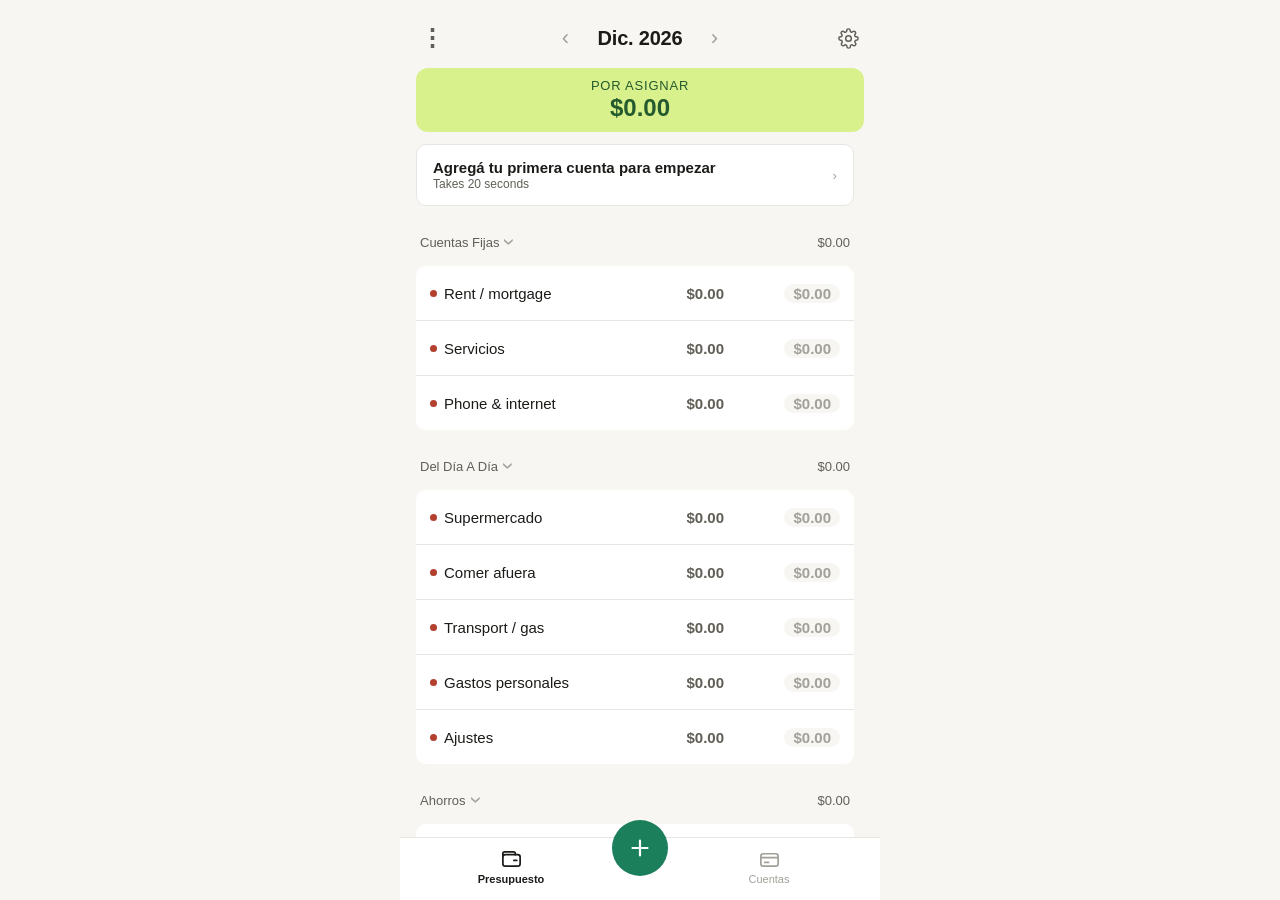
<file: index.html>
<!doctype html>
<html lang="es">
  <head>
    <meta charset="UTF-8">
    <meta name="viewport" content="width=device-width, initial-scale=1.0, maximum-scale=1.0, viewport-fit=cover">
    <meta name="theme-color" content="#F7F6F3" media="(prefers-color-scheme: light)">
    <meta name="theme-color" content="#171614" media="(prefers-color-scheme: dark)">
    <title>Tarn — presupuesto por sobres</title>
    <meta name="description" content="Tarn es una app de presupuesto por sobres, local y privada. Sin cuenta, sin conexion bancaria — tu plan de dinero vive en tu dispositivo.">
    <link rel="icon" type="image/png" sizes="32x32" href="favicon-32.png">
    <link rel="icon" type="image/png" sizes="64x64" href="favicon.png">
    <link rel="icon" type="image/svg+xml" href="logo.svg">
    <link rel="apple-touch-icon" href="apple-touch-icon.png">
    <meta name="mobile-web-app-capable" content="yes">
    <meta name="apple-mobile-web-app-capable" content="yes">
    <meta name="apple-mobile-web-app-status-bar-style" content="default">
    <meta name="apple-mobile-web-app-title" content="Tarn">
    <script type="module" crossorigin src="assets/index-b36bb841.js"></script>
    <link rel="stylesheet" crossorigin href="assets/index-u85c6tjM.css">
    <link rel="manifest" href="manifest.webmanifest">
    <script id="register-sw" src="registerSW.js"></script>
  </head>
  <body>
    <div id="root"></div>
  </body>
</html>
</file>
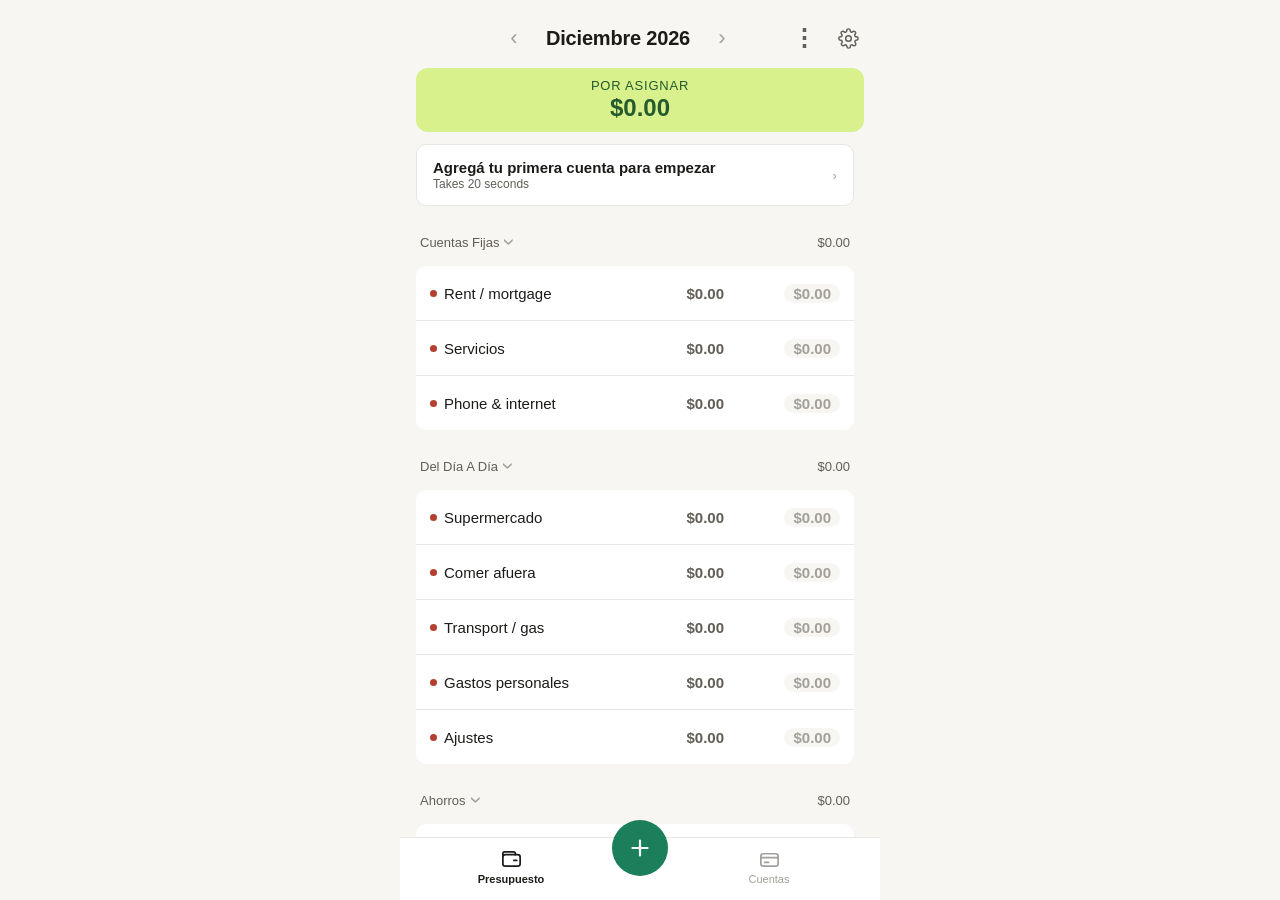
<file: Index.html>
<!doctype html>
<html lang="es">
<head><meta charset="UTF-8"><meta name="viewport" content="width=device-width, initial-scale=1.0">
<title>Tarn — vista previa</title><style>:root{--bg: #F7F6F3;--surface: #FFFFFF;--ink: #1C1B18;--ink2: #615E56;--ink3: #A3A099;--hairline: #E8E6E1;--green: #1A7F5A;--green-deep: #15684A;--greentint: #E8F3EE;--red: #B3402F;--redtint: #F7E9E6;--amber: #9A6B15;--ambertint: #F5EDDC;--zero: #8A877E;--dim: rgba(28, 27, 24, .35);--shadow-sheet: 0 -4px 24px rgba(0, 0, 0, .08);--radius-row: 10px;--radius-sheet: 16px;--dur: .18s;--dur-sheet: .24s;color-scheme:light}@media (prefers-color-scheme: dark){:root:not([data-theme=light]){--bg: #171614;--surface: #201F1C;--ink: #ECEAE4;--ink2: #A5A29A;--ink3: #6B6862;--hairline: #34322D;--green: #3FA97C;--green-deep: #4DBB8D;--greentint: #1E2E27;--red: #E06552;--redtint: #33221F;--amber: #D69A3A;--ambertint: #2E2617;--zero: #8A877E;--dim: rgba(0, 0, 0, .5);--shadow-sheet: 0 -4px 24px rgba(0, 0, 0, .4);color-scheme:dark}}:root[data-theme=dark]{--bg: #171614;--surface: #201F1C;--ink: #ECEAE4;--ink2: #A5A29A;--ink3: #6B6862;--hairline: #34322D;--green: #3FA97C;--green-deep: #4DBB8D;--greentint: #1E2E27;--red: #E06552;--redtint: #33221F;--amber: #D69A3A;--ambertint: #2E2617;--zero: #8A877E;--dim: rgba(0, 0, 0, .5);--shadow-sheet: 0 -4px 24px rgba(0, 0, 0, .4);color-scheme:dark}.chips-scroll{overflow-x:auto;scrollbar-width:none;-ms-overflow-style:none;-webkit-overflow-scrolling:touch;overscroll-behavior-x:contain}.chips-scroll::-webkit-scrollbar{display:none}*{box-sizing:border-box}html,body{margin:0;padding:0;background:var(--bg);color:var(--ink);font-family:-apple-system,BlinkMacSystemFont,SF Pro,Segoe UI,Roboto,sans-serif;-webkit-font-smoothing:antialiased;-webkit-tap-highlight-color:transparent}button{font-family:inherit;color:inherit;background:none;border:none;padding:0;cursor:pointer}input{font-family:inherit}.t-money-hero{font-size:2.125rem;font-weight:700;font-variant-numeric:tabular-nums;line-height:1.25}.t-title{font-size:1.375rem;font-weight:700}.t-money-row{font-size:1.0625rem;font-weight:600;font-variant-numeric:tabular-nums}.t-body{font-size:.9375rem;font-weight:400}.t-label{font-size:.8125rem;font-weight:500;text-transform:uppercase;letter-spacing:.06em}.t-caption{font-size:.75rem;font-weight:400}.tnum{font-variant-numeric:tabular-nums}*{scrollbar-width:thin;scrollbar-color:transparent transparent;transition:scrollbar-color .24s ease-out;touch-action:manipulation}input,select,textarea{font-size:1rem!important}*::-webkit-scrollbar{width:8px;height:8px}*::-webkit-scrollbar-thumb{background:transparent;border-radius:4px}*::-webkit-scrollbar-track{background:transparent}[data-scrolling]:not(.chips-scroll){scrollbar-color:var(--hairline) transparent}[data-scrolling]:not(.chips-scroll)::-webkit-scrollbar-thumb{background:var(--hairline)}@keyframes sheet-up{0%{transform:translateY(100%)}to{transform:translateY(0)}}@keyframes sheet-down{0%{transform:translateY(0)}to{transform:translateY(100%)}}@keyframes dim-in{0%{opacity:0}to{opacity:1}}@keyframes dim-out{0%{opacity:1}to{opacity:0}}@keyframes fade-in{0%{opacity:0}to{opacity:1}}@media (prefers-reduced-motion: reduce){*,*:before,*:after{animation-duration:1ms!important;transition-duration:1ms!important}}
</style></head>
<body><div id="root"></div><script type="module">var $m=Object.defineProperty;var Km=(e,t,n)=>t in e?$m(e,t,{enumerable:!0,configurable:!0,writable:!0,value:n}):e[t]=n;var Et=(e,t,n)=>Km(e,typeof t!="symbol"?t+"":t,n);(function(){const t=document.createElement("link").relList;if(t&&t.supports&&t.supports("modulepreload"))return;for(const o of document.querySelectorAll('link[rel="modulepreload"]'))r(o);new MutationObserver(o=>{for(const a of o)if(a.type==="childList")for(const u of a.addedNodes)u.tagName==="LINK"&&u.rel==="modulepreload"&&r(u)}).observe(document,{childList:!0,subtree:!0});function n(o){const a={};return o.integrity&&(a.integrity=o.integrity),o.referrerPolicy&&(a.referrerPolicy=o.referrerPolicy),o.crossOrigin==="use-credentials"?a.credentials="include":o.crossOrigin==="anonymous"?a.credentials="omit":a.credentials="same-origin",a}function r(o){if(o.ep)return;o.ep=!0;const a=n(o);fetch(o.href,a)}})();var rd=typeof globalThis<"u"?globalThis:typeof window<"u"?window:typeof global<"u"?global:typeof self<"u"?self:{};function Cf(e){return e&&e.__esModule&&Object.prototype.hasOwnProperty.call(e,"default")?e.default:e}var jf={exports:{}},Zl={},Ef={exports:{}},we={};/**
 * @license React
 * react.production.min.js
 *
 * Copyright (c) Facebook, Inc. and its affiliates.
 *
 * This source code is licensed under the MIT license found in the
 * LICENSE file in the root directory of this source tree.
 */var fo=Symbol.for("react.element"),Wm=Symbol.for("react.portal"),Hm=Symbol.for("react.fragment"),Um=Symbol.for("react.strict_mode"),Vm=Symbol.for("react.profiler"),qm=Symbol.for("react.provider"),Ym=Symbol.for("react.context"),Qm=Symbol.for("react.forward_ref"),Gm=Symbol.for("react.suspense"),Xm=Symbol.for("react.memo"),Zm=Symbol.for("react.lazy"),id=Symbol.iterator;function Jm(e){return e===null||typeof e!="object"?null:(e=id&&e[id]||e["@@iterator"],typeof e=="function"?e:null)}var Nf={isMounted:function(){return!1},enqueueForceUpdate:function(){},enqueueReplaceState:function(){},enqueueSetState:function(){}},If=Object.assign,Pf={};function oi(e,t,n){this.props=e,this.context=t,this.refs=Pf,this.updater=n||Nf}oi.prototype.isReactComponent={};oi.prototype.setState=function(e,t){if(typeof e!="object"&&typeof e!="function"&&e!=null)throw Error("setState(...): takes an object of state variables to update or a function which returns an object of state variables.");this.updater.enqueueSetState(this,e,t,"setState")};oi.prototype.forceUpdate=function(e){this.updater.enqueueForceUpdate(this,e,"forceUpdate")};function Tf(){}Tf.prototype=oi.prototype;function Cu(e,t,n){this.props=e,this.context=t,this.refs=Pf,this.updater=n||Nf}var ju=Cu.prototype=new Tf;ju.constructor=Cu;If(ju,oi.prototype);ju.isPureReactComponent=!0;var od=Array.isArray,Of=Object.prototype.hasOwnProperty,Eu={current:null},Af={key:!0,ref:!0,__self:!0,__source:!0};function Rf(e,t,n){var r,o={},a=null,u=null;if(t!=null)for(r in t.ref!==void 0&&(u=t.ref),t.key!==void 0&&(a=""+t.key),t)Of.call(t,r)&&!Af.hasOwnProperty(r)&&(o[r]=t[r]);var f=arguments.length-2;if(f===1)o.children=n;else if(1<f){for(var m=Array(f),g=0;g<f;g++)m[g]=arguments[g+2];o.children=m}if(e&&e.defaultProps)for(r in f=e.defaultProps,f)o[r]===void 0&&(o[r]=f[r]);return{$$typeof:fo,type:e,key:a,ref:u,props:o,_owner:Eu.current}}function ev(e,t){return{$$typeof:fo,type:e.type,key:t,ref:e.ref,props:e.props,_owner:e._owner}}function Nu(e){return typeof e=="object"&&e!==null&&e.$$typeof===fo}function tv(e){var t={"=":"=0",":":"=2"};return"$"+e.replace(/[=:]/g,function(n){return t[n]})}var ld=/\/+/g;function Qa(e,t){return typeof e=="object"&&e!==null&&e.key!=null?tv(""+e.key):t.toString(36)}function pl(e,t,n,r,o){var a=typeof e;(a==="undefined"||a==="boolean")&&(e=null);var u=!1;if(e===null)u=!0;else switch(a){case"string":case"number":u=!0;break;case"object":switch(e.$$typeof){case fo:case Wm:u=!0}}if(u)return u=e,o=o(u),e=r===""?"."+Qa(u,0):r,od(o)?(n="",e!=null&&(n=e.replace(ld,"$&/")+"/"),pl(o,t,n,"",function(g){return g})):o!=null&&(Nu(o)&&(o=ev(o,n+(!o.key||u&&u.key===o.key?"":(""+o.key).replace(ld,"$&/")+"/")+e)),t.push(o)),1;if(u=0,r=r===""?".":r+":",od(e))for(var f=0;f<e.length;f++){a=e[f];var m=r+Qa(a,f);u+=pl(a,t,n,m,o)}else if(m=Jm(e),typeof m=="function")for(e=m.call(e),f=0;!(a=e.next()).done;)a=a.value,m=r+Qa(a,f++),u+=pl(a,t,n,m,o);else if(a==="object")throw t=String(e),Error("Objects are not valid as a React child (found: "+(t==="[object Object]"?"object with keys {"+Object.keys(e).join(", ")+"}":t)+"). If you meant to render a collection of children, use an array instead.");return u}function qo(e,t,n){if(e==null)return e;var r=[],o=0;return pl(e,r,"","",function(a){return t.call(n,a,o++)}),r}function nv(e){if(e._status===-1){var t=e._result;t=t(),t.then(function(n){(e._status===0||e._status===-1)&&(e._status=1,e._result=n)},function(n){(e._status===0||e._status===-1)&&(e._status=2,e._result=n)}),e._status===-1&&(e._status=0,e._result=t)}if(e._status===1)return e._result.default;throw e._result}var yt={current:null},hl={transition:null},rv={ReactCurrentDispatcher:yt,ReactCurrentBatchConfig:hl,ReactCurrentOwner:Eu};function zf(){throw Error("act(...) is not supported in production builds of React.")}we.Children={map:qo,forEach:function(e,t,n){qo(e,function(){t.apply(this,arguments)},n)},count:function(e){var t=0;return qo(e,function(){t++}),t},toArray:function(e){return qo(e,function(t){return t})||[]},only:function(e){if(!Nu(e))throw Error("React.Children.only expected to receive a single React element child.");return e}};we.Component=oi;we.Fragment=Hm;we.Profiler=Vm;we.PureComponent=Cu;we.StrictMode=Um;we.Suspense=Gm;we.__SECRET_INTERNALS_DO_NOT_USE_OR_YOU_WILL_BE_FIRED=rv;we.act=zf;we.cloneElement=function(e,t,n){if(e==null)throw Error("React.cloneElement(...): The argument must be a React element, but you passed "+e+".");var r=If({},e.props),o=e.key,a=e.ref,u=e._owner;if(t!=null){if(t.ref!==void 0&&(a=t.ref,u=Eu.current),t.key!==void 0&&(o=""+t.key),e.type&&e.type.defaultProps)var f=e.type.defaultProps;for(m in t)Of.call(t,m)&&!Af.hasOwnProperty(m)&&(r[m]=t[m]===void 0&&f!==void 0?f[m]:t[m])}var m=arguments.length-2;if(m===1)r.children=n;else if(1<m){f=Array(m);for(var g=0;g<m;g++)f[g]=arguments[g+2];r.children=f}return{$$typeof:fo,type:e.type,key:o,ref:a,props:r,_owner:u}};we.createContext=function(e){return e={$$typeof:Ym,_currentValue:e,_currentValue2:e,_threadCount:0,Provider:null,Consumer:null,_defaultValue:null,_globalName:null},e.Provider={$$typeof:qm,_context:e},e.Consumer=e};we.createElement=Rf;we.createFactory=function(e){var t=Rf.bind(null,e);return t.type=e,t};we.createRef=function(){return{current:null}};we.forwardRef=function(e){return{$$typeof:Qm,render:e}};we.isValidElement=Nu;we.lazy=function(e){return{$$typeof:Zm,_payload:{_status:-1,_result:e},_init:nv}};we.memo=function(e,t){return{$$typeof:Xm,type:e,compare:t===void 0?null:t}};we.startTransition=function(e){var t=hl.transition;hl.transition={};try{e()}finally{hl.transition=t}};we.unstable_act=zf;we.useCallback=function(e,t){return yt.current.useCallback(e,t)};we.useContext=function(e){return yt.current.useContext(e)};we.useDebugValue=function(){};we.useDeferredValue=function(e){return yt.current.useDeferredValue(e)};we.useEffect=function(e,t){return yt.current.useEffect(e,t)};we.useId=function(){return yt.current.useId()};we.useImperativeHandle=function(e,t,n){return yt.current.useImperativeHandle(e,t,n)};we.useInsertionEffect=function(e,t){return yt.current.useInsertionEffect(e,t)};we.useLayoutEffect=function(e,t){return yt.current.useLayoutEffect(e,t)};we.useMemo=function(e,t){return yt.current.useMemo(e,t)};we.useReducer=function(e,t,n){return yt.current.useReducer(e,t,n)};we.useRef=function(e){return yt.current.useRef(e)};we.useState=function(e){return yt.current.useState(e)};we.useSyncExternalStore=function(e,t,n){return yt.current.useSyncExternalStore(e,t,n)};we.useTransition=function(){return yt.current.useTransition()};we.version="18.3.1";Ef.exports=we;var ee=Ef.exports;const iv=Cf(ee);/**
 * @license React
 * react-jsx-runtime.production.min.js
 *
 * Copyright (c) Facebook, Inc. and its affiliates.
 *
 * This source code is licensed under the MIT license found in the
 * LICENSE file in the root directory of this source tree.
 */var ov=ee,lv=Symbol.for("react.element"),av=Symbol.for("react.fragment"),sv=Object.prototype.hasOwnProperty,uv=ov.__SECRET_INTERNALS_DO_NOT_USE_OR_YOU_WILL_BE_FIRED.ReactCurrentOwner,cv={key:!0,ref:!0,__self:!0,__source:!0};function Df(e,t,n){var r,o={},a=null,u=null;n!==void 0&&(a=""+n),t.key!==void 0&&(a=""+t.key),t.ref!==void 0&&(u=t.ref);for(r in t)sv.call(t,r)&&!cv.hasOwnProperty(r)&&(o[r]=t[r]);if(e&&e.defaultProps)for(r in t=e.defaultProps,t)o[r]===void 0&&(o[r]=t[r]);return{$$typeof:lv,type:e,key:a,ref:u,props:o,_owner:uv.current}}Zl.Fragment=av;Zl.jsx=Df;Zl.jsxs=Df;jf.exports=Zl;var p=jf.exports,Cs={},Bf={exports:{}},Ot={},Mf={exports:{}},Lf={};/**
 * @license React
 * scheduler.production.min.js
 *
 * Copyright (c) Facebook, Inc. and its affiliates.
 *
 * This source code is licensed under the MIT license found in the
 * LICENSE file in the root directory of this source tree.
 */(function(e){function t(te,de){var fe=te.length;te.push(de);e:for(;0<fe;){var Ie=fe-1>>>1,je=te[Ie];if(0<o(je,de))te[Ie]=de,te[fe]=je,fe=Ie;else break e}}function n(te){return te.length===0?null:te[0]}function r(te){if(te.length===0)return null;var de=te[0],fe=te.pop();if(fe!==de){te[0]=fe;e:for(var Ie=0,je=te.length,Zt=je>>>1;Ie<Zt;){var Ge=2*(Ie+1)-1,Jt=te[Ge],nt=Ge+1,J=te[nt];if(0>o(Jt,fe))nt<je&&0>o(J,Jt)?(te[Ie]=J,te[nt]=fe,Ie=nt):(te[Ie]=Jt,te[Ge]=fe,Ie=Ge);else if(nt<je&&0>o(J,fe))te[Ie]=J,te[nt]=fe,Ie=nt;else break e}}return de}function o(te,de){var fe=te.sortIndex-de.sortIndex;return fe!==0?fe:te.id-de.id}if(typeof performance=="object"&&typeof performance.now=="function"){var a=performance;e.unstable_now=function(){return a.now()}}else{var u=Date,f=u.now();e.unstable_now=function(){return u.now()-f}}var m=[],g=[],C=1,S=null,b=3,L=!1,M=!1,F=!1,ae=typeof setTimeout=="function"?setTimeout:null,k=typeof clearTimeout=="function"?clearTimeout:null,x=typeof setImmediate<"u"?setImmediate:null;typeof navigator<"u"&&navigator.scheduling!==void 0&&navigator.scheduling.isInputPending!==void 0&&navigator.scheduling.isInputPending.bind(navigator.scheduling);function w(te){for(var de=n(g);de!==null;){if(de.callback===null)r(g);else if(de.startTime<=te)r(g),de.sortIndex=de.expirationTime,t(m,de);else break;de=n(g)}}function A(te){if(F=!1,w(te),!M)if(n(m)!==null)M=!0,$t(z);else{var de=n(g);de!==null&&un(A,de.startTime-te)}}function z(te,de){M=!1,F&&(F=!1,k(Z),Z=-1),L=!0;var fe=b;try{for(w(de),S=n(m);S!==null&&(!(S.expirationTime>de)||te&&!se());){var Ie=S.callback;if(typeof Ie=="function"){S.callback=null,b=S.priorityLevel;var je=Ie(S.expirationTime<=de);de=e.unstable_now(),typeof je=="function"?S.callback=je:S===n(m)&&r(m),w(de)}else r(m);S=n(m)}if(S!==null)var Zt=!0;else{var Ge=n(g);Ge!==null&&un(A,Ge.startTime-de),Zt=!1}return Zt}finally{S=null,b=fe,L=!1}}var $=!1,W=null,Z=-1,ye=5,q=-1;function se(){return!(e.unstable_now()-q<ye)}function Ee(){if(W!==null){var te=e.unstable_now();q=te;var de=!0;try{de=W(!0,te)}finally{de?tt():($=!1,W=null)}}else $=!1}var tt;if(typeof x=="function")tt=function(){x(Ee)};else if(typeof MessageChannel<"u"){var Xt=new MessageChannel,Cn=Xt.port2;Xt.port1.onmessage=Ee,tt=function(){Cn.postMessage(null)}}else tt=function(){ae(Ee,0)};function $t(te){W=te,$||($=!0,tt())}function un(te,de){Z=ae(function(){te(e.unstable_now())},de)}e.unstable_IdlePriority=5,e.unstable_ImmediatePriority=1,e.unstable_LowPriority=4,e.unstable_NormalPriority=3,e.unstable_Profiling=null,e.unstable_UserBlockingPriority=2,e.unstable_cancelCallback=function(te){te.callback=null},e.unstable_continueExecution=function(){M||L||(M=!0,$t(z))},e.unstable_forceFrameRate=function(te){0>te||125<te?console.error("forceFrameRate takes a positive int between 0 and 125, forcing frame rates higher than 125 fps is not supported"):ye=0<te?Math.floor(1e3/te):5},e.unstable_getCurrentPriorityLevel=function(){return b},e.unstable_getFirstCallbackNode=function(){return n(m)},e.unstable_next=function(te){switch(b){case 1:case 2:case 3:var de=3;break;default:de=b}var fe=b;b=de;try{return te()}finally{b=fe}},e.unstable_pauseExecution=function(){},e.unstable_requestPaint=function(){},e.unstable_runWithPriority=function(te,de){switch(te){case 1:case 2:case 3:case 4:case 5:break;default:te=3}var fe=b;b=te;try{return de()}finally{b=fe}},e.unstable_scheduleCallback=function(te,de,fe){var Ie=e.unstable_now();switch(typeof fe=="object"&&fe!==null?(fe=fe.delay,fe=typeof fe=="number"&&0<fe?Ie+fe:Ie):fe=Ie,te){case 1:var je=-1;break;case 2:je=250;break;case 5:je=1073741823;break;case 4:je=1e4;break;default:je=5e3}return je=fe+je,te={id:C++,callback:de,priorityLevel:te,startTime:fe,expirationTime:je,sortIndex:-1},fe>Ie?(te.sortIndex=fe,t(g,te),n(m)===null&&te===n(g)&&(F?(k(Z),Z=-1):F=!0,un(A,fe-Ie))):(te.sortIndex=je,t(m,te),M||L||(M=!0,$t(z))),te},e.unstable_shouldYield=se,e.unstable_wrapCallback=function(te){var de=b;return function(){var fe=b;b=de;try{return te.apply(this,arguments)}finally{b=fe}}}})(Lf);Mf.exports=Lf;var dv=Mf.exports;/**
 * @license React
 * react-dom.production.min.js
 *
 * Copyright (c) Facebook, Inc. and its affiliates.
 *
 * This source code is licensed under the MIT license found in the
 * LICENSE file in the root directory of this source tree.
 */var fv=ee,Tt=dv;function Q(e){for(var t="https://reactjs.org/docs/error-decoder.html?invariant="+e,n=1;n<arguments.length;n++)t+="&args[]="+encodeURIComponent(arguments[n]);return"Minified React error #"+e+"; visit "+t+" for the full message or use the non-minified dev environment for full errors and additional helpful warnings."}var Ff=new Set,qi={};function br(e,t){Zr(e,t),Zr(e+"Capture",t)}function Zr(e,t){for(qi[e]=t,e=0;e<t.length;e++)Ff.add(t[e])}var wn=!(typeof window>"u"||typeof window.document>"u"||typeof window.document.createElement>"u"),js=Object.prototype.hasOwnProperty,pv=/^[:A-Z_a-z\u00C0-\u00D6\u00D8-\u00F6\u00F8-\u02FF\u0370-\u037D\u037F-\u1FFF\u200C-\u200D\u2070-\u218F\u2C00-\u2FEF\u3001-\uD7FF\uF900-\uFDCF\uFDF0-\uFFFD][:A-Z_a-z\u00C0-\u00D6\u00D8-\u00F6\u00F8-\u02FF\u0370-\u037D\u037F-\u1FFF\u200C-\u200D\u2070-\u218F\u2C00-\u2FEF\u3001-\uD7FF\uF900-\uFDCF\uFDF0-\uFFFD\-.0-9\u00B7\u0300-\u036F\u203F-\u2040]*$/,ad={},sd={};function hv(e){return js.call(sd,e)?!0:js.call(ad,e)?!1:pv.test(e)?sd[e]=!0:(ad[e]=!0,!1)}function mv(e,t,n,r){if(n!==null&&n.type===0)return!1;switch(typeof t){case"function":case"symbol":return!0;case"boolean":return r?!1:n!==null?!n.acceptsBooleans:(e=e.toLowerCase().slice(0,5),e!=="data-"&&e!=="aria-");default:return!1}}function vv(e,t,n,r){if(t===null||typeof t>"u"||mv(e,t,n,r))return!0;if(r)return!1;if(n!==null)switch(n.type){case 3:return!t;case 4:return t===!1;case 5:return isNaN(t);case 6:return isNaN(t)||1>t}return!1}function gt(e,t,n,r,o,a,u){this.acceptsBooleans=t===2||t===3||t===4,this.attributeName=r,this.attributeNamespace=o,this.mustUseProperty=n,this.propertyName=e,this.type=t,this.sanitizeURL=a,this.removeEmptyString=u}var ot={};"children dangerouslySetInnerHTML defaultValue defaultChecked innerHTML suppressContentEditableWarning suppressHydrationWarning style".split(" ").forEach(function(e){ot[e]=new gt(e,0,!1,e,null,!1,!1)});[["acceptCharset","accept-charset"],["className","class"],["htmlFor","for"],["httpEquiv","http-equiv"]].forEach(function(e){var t=e[0];ot[t]=new gt(t,1,!1,e[1],null,!1,!1)});["contentEditable","draggable","spellCheck","value"].forEach(function(e){ot[e]=new gt(e,2,!1,e.toLowerCase(),null,!1,!1)});["autoReverse","externalResourcesRequired","focusable","preserveAlpha"].forEach(function(e){ot[e]=new gt(e,2,!1,e,null,!1,!1)});"allowFullScreen async autoFocus autoPlay controls default defer disabled disablePictureInPicture disableRemotePlayback formNoValidate hidden loop noModule noValidate open playsInline readOnly required reversed scoped seamless itemScope".split(" ").forEach(function(e){ot[e]=new gt(e,3,!1,e.toLowerCase(),null,!1,!1)});["checked","multiple","muted","selected"].forEach(function(e){ot[e]=new gt(e,3,!0,e,null,!1,!1)});["capture","download"].forEach(function(e){ot[e]=new gt(e,4,!1,e,null,!1,!1)});["cols","rows","size","span"].forEach(function(e){ot[e]=new gt(e,6,!1,e,null,!1,!1)});["rowSpan","start"].forEach(function(e){ot[e]=new gt(e,5,!1,e.toLowerCase(),null,!1,!1)});var Iu=/[\-:]([a-z])/g;function Pu(e){return e[1].toUpperCase()}"accent-height alignment-baseline arabic-form baseline-shift cap-height clip-path clip-rule color-interpolation color-interpolation-filters color-profile color-rendering dominant-baseline enable-background fill-opacity fill-rule flood-color flood-opacity font-family font-size font-size-adjust font-stretch font-style font-variant font-weight glyph-name glyph-orientation-horizontal glyph-orientation-vertical horiz-adv-x horiz-origin-x image-rendering letter-spacing lighting-color marker-end marker-mid marker-start overline-position overline-thickness paint-order panose-1 pointer-events rendering-intent shape-rendering stop-color stop-opacity strikethrough-position strikethrough-thickness stroke-dasharray stroke-dashoffset stroke-linecap stroke-linejoin stroke-miterlimit stroke-opacity stroke-width text-anchor text-decoration text-rendering underline-position underline-thickness unicode-bidi unicode-range units-per-em v-alphabetic v-hanging v-ideographic v-mathematical vector-effect vert-adv-y vert-origin-x vert-origin-y word-spacing writing-mode xmlns:xlink x-height".split(" ").forEach(function(e){var t=e.replace(Iu,Pu);ot[t]=new gt(t,1,!1,e,null,!1,!1)});"xlink:actuate xlink:arcrole xlink:role xlink:show xlink:title xlink:type".split(" ").forEach(function(e){var t=e.replace(Iu,Pu);ot[t]=new gt(t,1,!1,e,"http://www.w3.org/1999/xlink",!1,!1)});["xml:base","xml:lang","xml:space"].forEach(function(e){var t=e.replace(Iu,Pu);ot[t]=new gt(t,1,!1,e,"http://www.w3.org/XML/1998/namespace",!1,!1)});["tabIndex","crossOrigin"].forEach(function(e){ot[e]=new gt(e,1,!1,e.toLowerCase(),null,!1,!1)});ot.xlinkHref=new gt("xlinkHref",1,!1,"xlink:href","http://www.w3.org/1999/xlink",!0,!1);["src","href","action","formAction"].forEach(function(e){ot[e]=new gt(e,1,!1,e.toLowerCase(),null,!0,!0)});function Tu(e,t,n,r){var o=ot.hasOwnProperty(t)?ot[t]:null;(o!==null?o.type!==0:r||!(2<t.length)||t[0]!=="o"&&t[0]!=="O"||t[1]!=="n"&&t[1]!=="N")&&(vv(t,n,o,r)&&(n=null),r||o===null?hv(t)&&(n===null?e.removeAttribute(t):e.setAttribute(t,""+n)):o.mustUseProperty?e[o.propertyName]=n===null?o.type===3?!1:"":n:(t=o.attributeName,r=o.attributeNamespace,n===null?e.removeAttribute(t):(o=o.type,n=o===3||o===4&&n===!0?"":""+n,r?e.setAttributeNS(r,t,n):e.setAttribute(t,n))))}var _n=fv.__SECRET_INTERNALS_DO_NOT_USE_OR_YOU_WILL_BE_FIRED,Yo=Symbol.for("react.element"),Rr=Symbol.for("react.portal"),zr=Symbol.for("react.fragment"),Ou=Symbol.for("react.strict_mode"),Es=Symbol.for("react.profiler"),$f=Symbol.for("react.provider"),Kf=Symbol.for("react.context"),Au=Symbol.for("react.forward_ref"),Ns=Symbol.for("react.suspense"),Is=Symbol.for("react.suspense_list"),Ru=Symbol.for("react.memo"),An=Symbol.for("react.lazy"),Wf=Symbol.for("react.offscreen"),ud=Symbol.iterator;function Ci(e){return e===null||typeof e!="object"?null:(e=ud&&e[ud]||e["@@iterator"],typeof e=="function"?e:null)}var Fe=Object.assign,Ga;function Ai(e){if(Ga===void 0)try{throw Error()}catch(n){var t=n.stack.trim().match(/\n( *(at )?)/);Ga=t&&t[1]||""}return`
`+Ga+e}var Xa=!1;function Za(e,t){if(!e||Xa)return"";Xa=!0;var n=Error.prepareStackTrace;Error.prepareStackTrace=void 0;try{if(t)if(t=function(){throw Error()},Object.defineProperty(t.prototype,"props",{set:function(){throw Error()}}),typeof Reflect=="object"&&Reflect.construct){try{Reflect.construct(t,[])}catch(g){var r=g}Reflect.construct(e,[],t)}else{try{t.call()}catch(g){r=g}e.call(t.prototype)}else{try{throw Error()}catch(g){r=g}e()}}catch(g){if(g&&r&&typeof g.stack=="string"){for(var o=g.stack.split(`
`),a=r.stack.split(`
`),u=o.length-1,f=a.length-1;1<=u&&0<=f&&o[u]!==a[f];)f--;for(;1<=u&&0<=f;u--,f--)if(o[u]!==a[f]){if(u!==1||f!==1)do if(u--,f--,0>f||o[u]!==a[f]){var m=`
`+o[u].replace(" at new "," at ");return e.displayName&&m.includes("<anonymous>")&&(m=m.replace("<anonymous>",e.displayName)),m}while(1<=u&&0<=f);break}}}finally{Xa=!1,Error.prepareStackTrace=n}return(e=e?e.displayName||e.name:"")?Ai(e):""}function yv(e){switch(e.tag){case 5:return Ai(e.type);case 16:return Ai("Lazy");case 13:return Ai("Suspense");case 19:return Ai("SuspenseList");case 0:case 2:case 15:return e=Za(e.type,!1),e;case 11:return e=Za(e.type.render,!1),e;case 1:return e=Za(e.type,!0),e;default:return""}}function Ps(e){if(e==null)return null;if(typeof e=="function")return e.displayName||e.name||null;if(typeof e=="string")return e;switch(e){case zr:return"Fragment";case Rr:return"Portal";case Es:return"Profiler";case Ou:return"StrictMode";case Ns:return"Suspense";case Is:return"SuspenseList"}if(typeof e=="object")switch(e.$$typeof){case Kf:return(e.displayName||"Context")+".Consumer";case $f:return(e._context.displayName||"Context")+".Provider";case Au:var t=e.render;return e=e.displayName,e||(e=t.displayName||t.name||"",e=e!==""?"ForwardRef("+e+")":"ForwardRef"),e;case Ru:return t=e.displayName||null,t!==null?t:Ps(e.type)||"Memo";case An:t=e._payload,e=e._init;try{return Ps(e(t))}catch{}}return null}function gv(e){var t=e.type;switch(e.tag){case 24:return"Cache";case 9:return(t.displayName||"Context")+".Consumer";case 10:return(t._context.displayName||"Context")+".Provider";case 18:return"DehydratedFragment";case 11:return e=t.render,e=e.displayName||e.name||"",t.displayName||(e!==""?"ForwardRef("+e+")":"ForwardRef");case 7:return"Fragment";case 5:return t;case 4:return"Portal";case 3:return"Root";case 6:return"Text";case 16:return Ps(t);case 8:return t===Ou?"StrictMode":"Mode";case 22:return"Offscreen";case 12:return"Profiler";case 21:return"Scope";case 13:return"Suspense";case 19:return"SuspenseList";case 25:return"TracingMarker";case 1:case 0:case 17:case 2:case 14:case 15:if(typeof t=="function")return t.displayName||t.name||null;if(typeof t=="string")return t}return null}function qn(e){switch(typeof e){case"boolean":case"number":case"string":case"undefined":return e;case"object":return e;default:return""}}function Hf(e){var t=e.type;return(e=e.nodeName)&&e.toLowerCase()==="input"&&(t==="checkbox"||t==="radio")}function xv(e){var t=Hf(e)?"checked":"value",n=Object.getOwnPropertyDescriptor(e.constructor.prototype,t),r=""+e[t];if(!e.hasOwnProperty(t)&&typeof n<"u"&&typeof n.get=="function"&&typeof n.set=="function"){var o=n.get,a=n.set;return Object.defineProperty(e,t,{configurable:!0,get:function(){return o.call(this)},set:function(u){r=""+u,a.call(this,u)}}),Object.defineProperty(e,t,{enumerable:n.enumerable}),{getValue:function(){return r},setValue:function(u){r=""+u},stopTracking:function(){e._valueTracker=null,delete e[t]}}}}function Qo(e){e._valueTracker||(e._valueTracker=xv(e))}function Uf(e){if(!e)return!1;var t=e._valueTracker;if(!t)return!0;var n=t.getValue(),r="";return e&&(r=Hf(e)?e.checked?"true":"false":e.value),e=r,e!==n?(t.setValue(e),!0):!1}function jl(e){if(e=e||(typeof document<"u"?document:void 0),typeof e>"u")return null;try{return e.activeElement||e.body}catch{return e.body}}function Ts(e,t){var n=t.checked;return Fe({},t,{defaultChecked:void 0,defaultValue:void 0,value:void 0,checked:n??e._wrapperState.initialChecked})}function cd(e,t){var n=t.defaultValue==null?"":t.defaultValue,r=t.checked!=null?t.checked:t.defaultChecked;n=qn(t.value!=null?t.value:n),e._wrapperState={initialChecked:r,initialValue:n,controlled:t.type==="checkbox"||t.type==="radio"?t.checked!=null:t.value!=null}}function Vf(e,t){t=t.checked,t!=null&&Tu(e,"checked",t,!1)}function Os(e,t){Vf(e,t);var n=qn(t.value),r=t.type;if(n!=null)r==="number"?(n===0&&e.value===""||e.value!=n)&&(e.value=""+n):e.value!==""+n&&(e.value=""+n);else if(r==="submit"||r==="reset"){e.removeAttribute("value");return}t.hasOwnProperty("value")?As(e,t.type,n):t.hasOwnProperty("defaultValue")&&As(e,t.type,qn(t.defaultValue)),t.checked==null&&t.defaultChecked!=null&&(e.defaultChecked=!!t.defaultChecked)}function dd(e,t,n){if(t.hasOwnProperty("value")||t.hasOwnProperty("defaultValue")){var r=t.type;if(!(r!=="submit"&&r!=="reset"||t.value!==void 0&&t.value!==null))return;t=""+e._wrapperState.initialValue,n||t===e.value||(e.value=t),e.defaultValue=t}n=e.name,n!==""&&(e.name=""),e.defaultChecked=!!e._wrapperState.initialChecked,n!==""&&(e.name=n)}function As(e,t,n){(t!=="number"||jl(e.ownerDocument)!==e)&&(n==null?e.defaultValue=""+e._wrapperState.initialValue:e.defaultValue!==""+n&&(e.defaultValue=""+n))}var Ri=Array.isArray;function Vr(e,t,n,r){if(e=e.options,t){t={};for(var o=0;o<n.length;o++)t["$"+n[o]]=!0;for(n=0;n<e.length;n++)o=t.hasOwnProperty("$"+e[n].value),e[n].selected!==o&&(e[n].selected=o),o&&r&&(e[n].defaultSelected=!0)}else{for(n=""+qn(n),t=null,o=0;o<e.length;o++){if(e[o].value===n){e[o].selected=!0,r&&(e[o].defaultSelected=!0);return}t!==null||e[o].disabled||(t=e[o])}t!==null&&(t.selected=!0)}}function Rs(e,t){if(t.dangerouslySetInnerHTML!=null)throw Error(Q(91));return Fe({},t,{value:void 0,defaultValue:void 0,children:""+e._wrapperState.initialValue})}function fd(e,t){var n=t.value;if(n==null){if(n=t.children,t=t.defaultValue,n!=null){if(t!=null)throw Error(Q(92));if(Ri(n)){if(1<n.length)throw Error(Q(93));n=n[0]}t=n}t==null&&(t=""),n=t}e._wrapperState={initialValue:qn(n)}}function qf(e,t){var n=qn(t.value),r=qn(t.defaultValue);n!=null&&(n=""+n,n!==e.value&&(e.value=n),t.defaultValue==null&&e.defaultValue!==n&&(e.defaultValue=n)),r!=null&&(e.defaultValue=""+r)}function pd(e){var t=e.textContent;t===e._wrapperState.initialValue&&t!==""&&t!==null&&(e.value=t)}function Yf(e){switch(e){case"svg":return"http://www.w3.org/2000/svg";case"math":return"http://www.w3.org/1998/Math/MathML";default:return"http://www.w3.org/1999/xhtml"}}function zs(e,t){return e==null||e==="http://www.w3.org/1999/xhtml"?Yf(t):e==="http://www.w3.org/2000/svg"&&t==="foreignObject"?"http://www.w3.org/1999/xhtml":e}var Go,Qf=function(e){return typeof MSApp<"u"&&MSApp.execUnsafeLocalFunction?function(t,n,r,o){MSApp.execUnsafeLocalFunction(function(){return e(t,n,r,o)})}:e}(function(e,t){if(e.namespaceURI!=="http://www.w3.org/2000/svg"||"innerHTML"in e)e.innerHTML=t;else{for(Go=Go||document.createElement("div"),Go.innerHTML="<svg>"+t.valueOf().toString()+"</svg>",t=Go.firstChild;e.firstChild;)e.removeChild(e.firstChild);for(;t.firstChild;)e.appendChild(t.firstChild)}});function Yi(e,t){if(t){var n=e.firstChild;if(n&&n===e.lastChild&&n.nodeType===3){n.nodeValue=t;return}}e.textContent=t}var Bi={animationIterationCount:!0,aspectRatio:!0,borderImageOutset:!0,borderImageSlice:!0,borderImageWidth:!0,boxFlex:!0,boxFlexGroup:!0,boxOrdinalGroup:!0,columnCount:!0,columns:!0,flex:!0,flexGrow:!0,flexPositive:!0,flexShrink:!0,flexNegative:!0,flexOrder:!0,gridArea:!0,gridRow:!0,gridRowEnd:!0,gridRowSpan:!0,gridRowStart:!0,gridColumn:!0,gridColumnEnd:!0,gridColumnSpan:!0,gridColumnStart:!0,fontWeight:!0,lineClamp:!0,lineHeight:!0,opacity:!0,order:!0,orphans:!0,tabSize:!0,widows:!0,zIndex:!0,zoom:!0,fillOpacity:!0,floodOpacity:!0,stopOpacity:!0,strokeDasharray:!0,strokeDashoffset:!0,strokeMiterlimit:!0,strokeOpacity:!0,strokeWidth:!0},wv=["Webkit","ms","Moz","O"];Object.keys(Bi).forEach(function(e){wv.forEach(function(t){t=t+e.charAt(0).toUpperCase()+e.substring(1),Bi[t]=Bi[e]})});function Gf(e,t,n){return t==null||typeof t=="boolean"||t===""?"":n||typeof t!="number"||t===0||Bi.hasOwnProperty(e)&&Bi[e]?(""+t).trim():t+"px"}function Xf(e,t){e=e.style;for(var n in t)if(t.hasOwnProperty(n)){var r=n.indexOf("--")===0,o=Gf(n,t[n],r);n==="float"&&(n="cssFloat"),r?e.setProperty(n,o):e[n]=o}}var kv=Fe({menuitem:!0},{area:!0,base:!0,br:!0,col:!0,embed:!0,hr:!0,img:!0,input:!0,keygen:!0,link:!0,meta:!0,param:!0,source:!0,track:!0,wbr:!0});function Ds(e,t){if(t){if(kv[e]&&(t.children!=null||t.dangerouslySetInnerHTML!=null))throw Error(Q(137,e));if(t.dangerouslySetInnerHTML!=null){if(t.children!=null)throw Error(Q(60));if(typeof t.dangerouslySetInnerHTML!="object"||!("__html"in t.dangerouslySetInnerHTML))throw Error(Q(61))}if(t.style!=null&&typeof t.style!="object")throw Error(Q(62))}}function Bs(e,t){if(e.indexOf("-")===-1)return typeof t.is=="string";switch(e){case"annotation-xml":case"color-profile":case"font-face":case"font-face-src":case"font-face-uri":case"font-face-format":case"font-face-name":case"missing-glyph":return!1;default:return!0}}var Ms=null;function zu(e){return e=e.target||e.srcElement||window,e.correspondingUseElement&&(e=e.correspondingUseElement),e.nodeType===3?e.parentNode:e}var Ls=null,qr=null,Yr=null;function hd(e){if(e=mo(e)){if(typeof Ls!="function")throw Error(Q(280));var t=e.stateNode;t&&(t=ra(t),Ls(e.stateNode,e.type,t))}}function Zf(e){qr?Yr?Yr.push(e):Yr=[e]:qr=e}function Jf(){if(qr){var e=qr,t=Yr;if(Yr=qr=null,hd(e),t)for(e=0;e<t.length;e++)hd(t[e])}}function ep(e,t){return e(t)}function tp(){}var Ja=!1;function np(e,t,n){if(Ja)return e(t,n);Ja=!0;try{return ep(e,t,n)}finally{Ja=!1,(qr!==null||Yr!==null)&&(tp(),Jf())}}function Qi(e,t){var n=e.stateNode;if(n===null)return null;var r=ra(n);if(r===null)return null;n=r[t];e:switch(t){case"onClick":case"onClickCapture":case"onDoubleClick":case"onDoubleClickCapture":case"onMouseDown":case"onMouseDownCapture":case"onMouseMove":case"onMouseMoveCapture":case"onMouseUp":case"onMouseUpCapture":case"onMouseEnter":(r=!r.disabled)||(e=e.type,r=!(e==="button"||e==="input"||e==="select"||e==="textarea")),e=!r;break e;default:e=!1}if(e)return null;if(n&&typeof n!="function")throw Error(Q(231,t,typeof n));return n}var Fs=!1;if(wn)try{var ji={};Object.defineProperty(ji,"passive",{get:function(){Fs=!0}}),window.addEventListener("test",ji,ji),window.removeEventListener("test",ji,ji)}catch{Fs=!1}function Sv(e,t,n,r,o,a,u,f,m){var g=Array.prototype.slice.call(arguments,3);try{t.apply(n,g)}catch(C){this.onError(C)}}var Mi=!1,El=null,Nl=!1,$s=null,bv={onError:function(e){Mi=!0,El=e}};function _v(e,t,n,r,o,a,u,f,m){Mi=!1,El=null,Sv.apply(bv,arguments)}function Cv(e,t,n,r,o,a,u,f,m){if(_v.apply(this,arguments),Mi){if(Mi){var g=El;Mi=!1,El=null}else throw Error(Q(198));Nl||(Nl=!0,$s=g)}}function _r(e){var t=e,n=e;if(e.alternate)for(;t.return;)t=t.return;else{e=t;do t=e,t.flags&4098&&(n=t.return),e=t.return;while(e)}return t.tag===3?n:null}function rp(e){if(e.tag===13){var t=e.memoizedState;if(t===null&&(e=e.alternate,e!==null&&(t=e.memoizedState)),t!==null)return t.dehydrated}return null}function md(e){if(_r(e)!==e)throw Error(Q(188))}function jv(e){var t=e.alternate;if(!t){if(t=_r(e),t===null)throw Error(Q(188));return t!==e?null:e}for(var n=e,r=t;;){var o=n.return;if(o===null)break;var a=o.alternate;if(a===null){if(r=o.return,r!==null){n=r;continue}break}if(o.child===a.child){for(a=o.child;a;){if(a===n)return md(o),e;if(a===r)return md(o),t;a=a.sibling}throw Error(Q(188))}if(n.return!==r.return)n=o,r=a;else{for(var u=!1,f=o.child;f;){if(f===n){u=!0,n=o,r=a;break}if(f===r){u=!0,r=o,n=a;break}f=f.sibling}if(!u){for(f=a.child;f;){if(f===n){u=!0,n=a,r=o;break}if(f===r){u=!0,r=a,n=o;break}f=f.sibling}if(!u)throw Error(Q(189))}}if(n.alternate!==r)throw Error(Q(190))}if(n.tag!==3)throw Error(Q(188));return n.stateNode.current===n?e:t}function ip(e){return e=jv(e),e!==null?op(e):null}function op(e){if(e.tag===5||e.tag===6)return e;for(e=e.child;e!==null;){var t=op(e);if(t!==null)return t;e=e.sibling}return null}var lp=Tt.unstable_scheduleCallback,vd=Tt.unstable_cancelCallback,Ev=Tt.unstable_shouldYield,Nv=Tt.unstable_requestPaint,Ue=Tt.unstable_now,Iv=Tt.unstable_getCurrentPriorityLevel,Du=Tt.unstable_ImmediatePriority,ap=Tt.unstable_UserBlockingPriority,Il=Tt.unstable_NormalPriority,Pv=Tt.unstable_LowPriority,sp=Tt.unstable_IdlePriority,Jl=null,an=null;function Tv(e){if(an&&typeof an.onCommitFiberRoot=="function")try{an.onCommitFiberRoot(Jl,e,void 0,(e.current.flags&128)===128)}catch{}}var qt=Math.clz32?Math.clz32:Rv,Ov=Math.log,Av=Math.LN2;function Rv(e){return e>>>=0,e===0?32:31-(Ov(e)/Av|0)|0}var Xo=64,Zo=4194304;function zi(e){switch(e&-e){case 1:return 1;case 2:return 2;case 4:return 4;case 8:return 8;case 16:return 16;case 32:return 32;case 64:case 128:case 256:case 512:case 1024:case 2048:case 4096:case 8192:case 16384:case 32768:case 65536:case 131072:case 262144:case 524288:case 1048576:case 2097152:return e&4194240;case 4194304:case 8388608:case 16777216:case 33554432:case 67108864:return e&130023424;case 134217728:return 134217728;case 268435456:return 268435456;case 536870912:return 536870912;case 1073741824:return 1073741824;default:return e}}function Pl(e,t){var n=e.pendingLanes;if(n===0)return 0;var r=0,o=e.suspendedLanes,a=e.pingedLanes,u=n&268435455;if(u!==0){var f=u&~o;f!==0?r=zi(f):(a&=u,a!==0&&(r=zi(a)))}else u=n&~o,u!==0?r=zi(u):a!==0&&(r=zi(a));if(r===0)return 0;if(t!==0&&t!==r&&!(t&o)&&(o=r&-r,a=t&-t,o>=a||o===16&&(a&4194240)!==0))return t;if(r&4&&(r|=n&16),t=e.entangledLanes,t!==0)for(e=e.entanglements,t&=r;0<t;)n=31-qt(t),o=1<<n,r|=e[n],t&=~o;return r}function zv(e,t){switch(e){case 1:case 2:case 4:return t+250;case 8:case 16:case 32:case 64:case 128:case 256:case 512:case 1024:case 2048:case 4096:case 8192:case 16384:case 32768:case 65536:case 131072:case 262144:case 524288:case 1048576:case 2097152:return t+5e3;case 4194304:case 8388608:case 16777216:case 33554432:case 67108864:return-1;case 134217728:case 268435456:case 536870912:case 1073741824:return-1;default:return-1}}function Dv(e,t){for(var n=e.suspendedLanes,r=e.pingedLanes,o=e.expirationTimes,a=e.pendingLanes;0<a;){var u=31-qt(a),f=1<<u,m=o[u];m===-1?(!(f&n)||f&r)&&(o[u]=zv(f,t)):m<=t&&(e.expiredLanes|=f),a&=~f}}function Ks(e){return e=e.pendingLanes&-1073741825,e!==0?e:e&1073741824?1073741824:0}function up(){var e=Xo;return Xo<<=1,!(Xo&4194240)&&(Xo=64),e}function es(e){for(var t=[],n=0;31>n;n++)t.push(e);return t}function po(e,t,n){e.pendingLanes|=t,t!==536870912&&(e.suspendedLanes=0,e.pingedLanes=0),e=e.eventTimes,t=31-qt(t),e[t]=n}function Bv(e,t){var n=e.pendingLanes&~t;e.pendingLanes=t,e.suspendedLanes=0,e.pingedLanes=0,e.expiredLanes&=t,e.mutableReadLanes&=t,e.entangledLanes&=t,t=e.entanglements;var r=e.eventTimes;for(e=e.expirationTimes;0<n;){var o=31-qt(n),a=1<<o;t[o]=0,r[o]=-1,e[o]=-1,n&=~a}}function Bu(e,t){var n=e.entangledLanes|=t;for(e=e.entanglements;n;){var r=31-qt(n),o=1<<r;o&t|e[r]&t&&(e[r]|=t),n&=~o}}var Ne=0;function cp(e){return e&=-e,1<e?4<e?e&268435455?16:536870912:4:1}var dp,Mu,fp,pp,hp,Ws=!1,Jo=[],Ln=null,Fn=null,$n=null,Gi=new Map,Xi=new Map,zn=[],Mv="mousedown mouseup touchcancel touchend touchstart auxclick dblclick pointercancel pointerdown pointerup dragend dragstart drop compositionend compositionstart keydown keypress keyup input textInput copy cut paste click change contextmenu reset submit".split(" ");function yd(e,t){switch(e){case"focusin":case"focusout":Ln=null;break;case"dragenter":case"dragleave":Fn=null;break;case"mouseover":case"mouseout":$n=null;break;case"pointerover":case"pointerout":Gi.delete(t.pointerId);break;case"gotpointercapture":case"lostpointercapture":Xi.delete(t.pointerId)}}function Ei(e,t,n,r,o,a){return e===null||e.nativeEvent!==a?(e={blockedOn:t,domEventName:n,eventSystemFlags:r,nativeEvent:a,targetContainers:[o]},t!==null&&(t=mo(t),t!==null&&Mu(t)),e):(e.eventSystemFlags|=r,t=e.targetContainers,o!==null&&t.indexOf(o)===-1&&t.push(o),e)}function Lv(e,t,n,r,o){switch(t){case"focusin":return Ln=Ei(Ln,e,t,n,r,o),!0;case"dragenter":return Fn=Ei(Fn,e,t,n,r,o),!0;case"mouseover":return $n=Ei($n,e,t,n,r,o),!0;case"pointerover":var a=o.pointerId;return Gi.set(a,Ei(Gi.get(a)||null,e,t,n,r,o)),!0;case"gotpointercapture":return a=o.pointerId,Xi.set(a,Ei(Xi.get(a)||null,e,t,n,r,o)),!0}return!1}function mp(e){var t=dr(e.target);if(t!==null){var n=_r(t);if(n!==null){if(t=n.tag,t===13){if(t=rp(n),t!==null){e.blockedOn=t,hp(e.priority,function(){fp(n)});return}}else if(t===3&&n.stateNode.current.memoizedState.isDehydrated){e.blockedOn=n.tag===3?n.stateNode.containerInfo:null;return}}}e.blockedOn=null}function ml(e){if(e.blockedOn!==null)return!1;for(var t=e.targetContainers;0<t.length;){var n=Hs(e.domEventName,e.eventSystemFlags,t[0],e.nativeEvent);if(n===null){n=e.nativeEvent;var r=new n.constructor(n.type,n);Ms=r,n.target.dispatchEvent(r),Ms=null}else return t=mo(n),t!==null&&Mu(t),e.blockedOn=n,!1;t.shift()}return!0}function gd(e,t,n){ml(e)&&n.delete(t)}function Fv(){Ws=!1,Ln!==null&&ml(Ln)&&(Ln=null),Fn!==null&&ml(Fn)&&(Fn=null),$n!==null&&ml($n)&&($n=null),Gi.forEach(gd),Xi.forEach(gd)}function Ni(e,t){e.blockedOn===t&&(e.blockedOn=null,Ws||(Ws=!0,Tt.unstable_scheduleCallback(Tt.unstable_NormalPriority,Fv)))}function Zi(e){function t(o){return Ni(o,e)}if(0<Jo.length){Ni(Jo[0],e);for(var n=1;n<Jo.length;n++){var r=Jo[n];r.blockedOn===e&&(r.blockedOn=null)}}for(Ln!==null&&Ni(Ln,e),Fn!==null&&Ni(Fn,e),$n!==null&&Ni($n,e),Gi.forEach(t),Xi.forEach(t),n=0;n<zn.length;n++)r=zn[n],r.blockedOn===e&&(r.blockedOn=null);for(;0<zn.length&&(n=zn[0],n.blockedOn===null);)mp(n),n.blockedOn===null&&zn.shift()}var Qr=_n.ReactCurrentBatchConfig,Tl=!0;function $v(e,t,n,r){var o=Ne,a=Qr.transition;Qr.transition=null;try{Ne=1,Lu(e,t,n,r)}finally{Ne=o,Qr.transition=a}}function Kv(e,t,n,r){var o=Ne,a=Qr.transition;Qr.transition=null;try{Ne=4,Lu(e,t,n,r)}finally{Ne=o,Qr.transition=a}}function Lu(e,t,n,r){if(Tl){var o=Hs(e,t,n,r);if(o===null)cs(e,t,r,Ol,n),yd(e,r);else if(Lv(o,e,t,n,r))r.stopPropagation();else if(yd(e,r),t&4&&-1<Mv.indexOf(e)){for(;o!==null;){var a=mo(o);if(a!==null&&dp(a),a=Hs(e,t,n,r),a===null&&cs(e,t,r,Ol,n),a===o)break;o=a}o!==null&&r.stopPropagation()}else cs(e,t,r,null,n)}}var Ol=null;function Hs(e,t,n,r){if(Ol=null,e=zu(r),e=dr(e),e!==null)if(t=_r(e),t===null)e=null;else if(n=t.tag,n===13){if(e=rp(t),e!==null)return e;e=null}else if(n===3){if(t.stateNode.current.memoizedState.isDehydrated)return t.tag===3?t.stateNode.containerInfo:null;e=null}else t!==e&&(e=null);return Ol=e,null}function vp(e){switch(e){case"cancel":case"click":case"close":case"contextmenu":case"copy":case"cut":case"auxclick":case"dblclick":case"dragend":case"dragstart":case"drop":case"focusin":case"focusout":case"input":case"invalid":case"keydown":case"keypress":case"keyup":case"mousedown":case"mouseup":case"paste":case"pause":case"play":case"pointercancel":case"pointerdown":case"pointerup":case"ratechange":case"reset":case"resize":case"seeked":case"submit":case"touchcancel":case"touchend":case"touchstart":case"volumechange":case"change":case"selectionchange":case"textInput":case"compositionstart":case"compositionend":case"compositionupdate":case"beforeblur":case"afterblur":case"beforeinput":case"blur":case"fullscreenchange":case"focus":case"hashchange":case"popstate":case"select":case"selectstart":return 1;case"drag":case"dragenter":case"dragexit":case"dragleave":case"dragover":case"mousemove":case"mouseout":case"mouseover":case"pointermove":case"pointerout":case"pointerover":case"scroll":case"toggle":case"touchmove":case"wheel":case"mouseenter":case"mouseleave":case"pointerenter":case"pointerleave":return 4;case"message":switch(Iv()){case Du:return 1;case ap:return 4;case Il:case Pv:return 16;case sp:return 536870912;default:return 16}default:return 16}}var Bn=null,Fu=null,vl=null;function yp(){if(vl)return vl;var e,t=Fu,n=t.length,r,o="value"in Bn?Bn.value:Bn.textContent,a=o.length;for(e=0;e<n&&t[e]===o[e];e++);var u=n-e;for(r=1;r<=u&&t[n-r]===o[a-r];r++);return vl=o.slice(e,1<r?1-r:void 0)}function yl(e){var t=e.keyCode;return"charCode"in e?(e=e.charCode,e===0&&t===13&&(e=13)):e=t,e===10&&(e=13),32<=e||e===13?e:0}function el(){return!0}function xd(){return!1}function At(e){function t(n,r,o,a,u){this._reactName=n,this._targetInst=o,this.type=r,this.nativeEvent=a,this.target=u,this.currentTarget=null;for(var f in e)e.hasOwnProperty(f)&&(n=e[f],this[f]=n?n(a):a[f]);return this.isDefaultPrevented=(a.defaultPrevented!=null?a.defaultPrevented:a.returnValue===!1)?el:xd,this.isPropagationStopped=xd,this}return Fe(t.prototype,{preventDefault:function(){this.defaultPrevented=!0;var n=this.nativeEvent;n&&(n.preventDefault?n.preventDefault():typeof n.returnValue!="unknown"&&(n.returnValue=!1),this.isDefaultPrevented=el)},stopPropagation:function(){var n=this.nativeEvent;n&&(n.stopPropagation?n.stopPropagation():typeof n.cancelBubble!="unknown"&&(n.cancelBubble=!0),this.isPropagationStopped=el)},persist:function(){},isPersistent:el}),t}var li={eventPhase:0,bubbles:0,cancelable:0,timeStamp:function(e){return e.timeStamp||Date.now()},defaultPrevented:0,isTrusted:0},$u=At(li),ho=Fe({},li,{view:0,detail:0}),Wv=At(ho),ts,ns,Ii,ea=Fe({},ho,{screenX:0,screenY:0,clientX:0,clientY:0,pageX:0,pageY:0,ctrlKey:0,shiftKey:0,altKey:0,metaKey:0,getModifierState:Ku,button:0,buttons:0,relatedTarget:function(e){return e.relatedTarget===void 0?e.fromElement===e.srcElement?e.toElement:e.fromElement:e.relatedTarget},movementX:function(e){return"movementX"in e?e.movementX:(e!==Ii&&(Ii&&e.type==="mousemove"?(ts=e.screenX-Ii.screenX,ns=e.screenY-Ii.screenY):ns=ts=0,Ii=e),ts)},movementY:function(e){return"movementY"in e?e.movementY:ns}}),wd=At(ea),Hv=Fe({},ea,{dataTransfer:0}),Uv=At(Hv),Vv=Fe({},ho,{relatedTarget:0}),rs=At(Vv),qv=Fe({},li,{animationName:0,elapsedTime:0,pseudoElement:0}),Yv=At(qv),Qv=Fe({},li,{clipboardData:function(e){return"clipboardData"in e?e.clipboardData:window.clipboardData}}),Gv=At(Qv),Xv=Fe({},li,{data:0}),kd=At(Xv),Zv={Esc:"Escape",Spacebar:" ",Left:"ArrowLeft",Up:"ArrowUp",Right:"ArrowRight",Down:"ArrowDown",Del:"Eliminar",Win:"OS",Menu:"ContextMenu",Apps:"ContextMenu",Scroll:"ScrollLock",MozPrintableKey:"Unidentified"},Jv={8:"Backspace",9:"Tab",12:"Borrar",13:"Enter",16:"Shift",17:"Control",18:"Alt",19:"Pause",20:"CapsLock",27:"Escape",32:" ",33:"PageUp",34:"PageDown",35:"End",36:"Home",37:"ArrowLeft",38:"ArrowUp",39:"ArrowRight",40:"ArrowDown",45:"Insert",46:"Eliminar",112:"F1",113:"F2",114:"F3",115:"F4",116:"F5",117:"F6",118:"F7",119:"F8",120:"F9",121:"F10",122:"F11",123:"F12",144:"NumLock",145:"ScrollLock",224:"Meta"},ey={Alt:"altKey",Control:"ctrlKey",Meta:"metaKey",Shift:"shiftKey"};function ty(e){var t=this.nativeEvent;return t.getModifierState?t.getModifierState(e):(e=ey[e])?!!t[e]:!1}function Ku(){return ty}var ny=Fe({},ho,{key:function(e){if(e.key){var t=Zv[e.key]||e.key;if(t!=="Unidentified")return t}return e.type==="keypress"?(e=yl(e),e===13?"Enter":String.fromCharCode(e)):e.type==="keydown"||e.type==="keyup"?Jv[e.keyCode]||"Unidentified":""},code:0,location:0,ctrlKey:0,shiftKey:0,altKey:0,metaKey:0,repeat:0,locale:0,getModifierState:Ku,charCode:function(e){return e.type==="keypress"?yl(e):0},keyCode:function(e){return e.type==="keydown"||e.type==="keyup"?e.keyCode:0},which:function(e){return e.type==="keypress"?yl(e):e.type==="keydown"||e.type==="keyup"?e.keyCode:0}}),ry=At(ny),iy=Fe({},ea,{pointerId:0,width:0,height:0,pressure:0,tangentialPressure:0,tiltX:0,tiltY:0,twist:0,pointerType:0,isPrimary:0}),Sd=At(iy),oy=Fe({},ho,{touches:0,targetTouches:0,changedTouches:0,altKey:0,metaKey:0,ctrlKey:0,shiftKey:0,getModifierState:Ku}),ly=At(oy),ay=Fe({},li,{propertyName:0,elapsedTime:0,pseudoElement:0}),sy=At(ay),uy=Fe({},ea,{deltaX:function(e){return"deltaX"in e?e.deltaX:"wheelDeltaX"in e?-e.wheelDeltaX:0},deltaY:function(e){return"deltaY"in e?e.deltaY:"wheelDeltaY"in e?-e.wheelDeltaY:"wheelDelta"in e?-e.wheelDelta:0},deltaZ:0,deltaMode:0}),cy=At(uy),dy=[9,13,27,32],Wu=wn&&"CompositionEvent"in window,Li=null;wn&&"documentMode"in document&&(Li=document.documentMode);var fy=wn&&"TextEvent"in window&&!Li,gp=wn&&(!Wu||Li&&8<Li&&11>=Li),bd=" ",_d=!1;function xp(e,t){switch(e){case"keyup":return dy.indexOf(t.keyCode)!==-1;case"keydown":return t.keyCode!==229;case"keypress":case"mousedown":case"focusout":return!0;default:return!1}}function wp(e){return e=e.detail,typeof e=="object"&&"data"in e?e.data:null}var Dr=!1;function py(e,t){switch(e){case"compositionend":return wp(t);case"keypress":return t.which!==32?null:(_d=!0,bd);case"textInput":return e=t.data,e===bd&&_d?null:e;default:return null}}function hy(e,t){if(Dr)return e==="compositionend"||!Wu&&xp(e,t)?(e=yp(),vl=Fu=Bn=null,Dr=!1,e):null;switch(e){case"paste":return null;case"keypress":if(!(t.ctrlKey||t.altKey||t.metaKey)||t.ctrlKey&&t.altKey){if(t.char&&1<t.char.length)return t.char;if(t.which)return String.fromCharCode(t.which)}return null;case"compositionend":return gp&&t.locale!=="ko"?null:t.data;default:return null}}var my={color:!0,date:!0,datetime:!0,"datetime-local":!0,email:!0,month:!0,number:!0,password:!0,range:!0,search:!0,tel:!0,text:!0,time:!0,url:!0,week:!0};function Cd(e){var t=e&&e.nodeName&&e.nodeName.toLowerCase();return t==="input"?!!my[e.type]:t==="textarea"}function kp(e,t,n,r){Zf(r),t=Al(t,"onChange"),0<t.length&&(n=new $u("onChange","change",null,n,r),e.push({event:n,listeners:t}))}var Fi=null,Ji=null;function vy(e){Op(e,0)}function ta(e){var t=Lr(e);if(Uf(t))return e}function yy(e,t){if(e==="change")return t}var Sp=!1;if(wn){var is;if(wn){var os="oninput"in document;if(!os){var jd=document.createElement("div");jd.setAttribute("oninput","return;"),os=typeof jd.oninput=="function"}is=os}else is=!1;Sp=is&&(!document.documentMode||9<document.documentMode)}function Ed(){Fi&&(Fi.detachEvent("onpropertychange",bp),Ji=Fi=null)}function bp(e){if(e.propertyName==="value"&&ta(Ji)){var t=[];kp(t,Ji,e,zu(e)),np(vy,t)}}function gy(e,t,n){e==="focusin"?(Ed(),Fi=t,Ji=n,Fi.attachEvent("onpropertychange",bp)):e==="focusout"&&Ed()}function xy(e){if(e==="selectionchange"||e==="keyup"||e==="keydown")return ta(Ji)}function wy(e,t){if(e==="click")return ta(t)}function ky(e,t){if(e==="input"||e==="change")return ta(t)}function Sy(e,t){return e===t&&(e!==0||1/e===1/t)||e!==e&&t!==t}var Qt=typeof Object.is=="function"?Object.is:Sy;function eo(e,t){if(Qt(e,t))return!0;if(typeof e!="object"||e===null||typeof t!="object"||t===null)return!1;var n=Object.keys(e),r=Object.keys(t);if(n.length!==r.length)return!1;for(r=0;r<n.length;r++){var o=n[r];if(!js.call(t,o)||!Qt(e[o],t[o]))return!1}return!0}function Nd(e){for(;e&&e.firstChild;)e=e.firstChild;return e}function Id(e,t){var n=Nd(e);e=0;for(var r;n;){if(n.nodeType===3){if(r=e+n.textContent.length,e<=t&&r>=t)return{node:n,offset:t-e};e=r}e:{for(;n;){if(n.nextSibling){n=n.nextSibling;break e}n=n.parentNode}n=void 0}n=Nd(n)}}function _p(e,t){return e&&t?e===t?!0:e&&e.nodeType===3?!1:t&&t.nodeType===3?_p(e,t.parentNode):"contains"in e?e.contains(t):e.compareDocumentPosition?!!(e.compareDocumentPosition(t)&16):!1:!1}function Cp(){for(var e=window,t=jl();t instanceof e.HTMLIFrameElement;){try{var n=typeof t.contentWindow.location.href=="string"}catch{n=!1}if(n)e=t.contentWindow;else break;t=jl(e.document)}return t}function Hu(e){var t=e&&e.nodeName&&e.nodeName.toLowerCase();return t&&(t==="input"&&(e.type==="text"||e.type==="search"||e.type==="tel"||e.type==="url"||e.type==="password")||t==="textarea"||e.contentEditable==="true")}function by(e){var t=Cp(),n=e.focusedElem,r=e.selectionRange;if(t!==n&&n&&n.ownerDocument&&_p(n.ownerDocument.documentElement,n)){if(r!==null&&Hu(n)){if(t=r.start,e=r.end,e===void 0&&(e=t),"selectionStart"in n)n.selectionStart=t,n.selectionEnd=Math.min(e,n.value.length);else if(e=(t=n.ownerDocument||document)&&t.defaultView||window,e.getSelection){e=e.getSelection();var o=n.textContent.length,a=Math.min(r.start,o);r=r.end===void 0?a:Math.min(r.end,o),!e.extend&&a>r&&(o=r,r=a,a=o),o=Id(n,a);var u=Id(n,r);o&&u&&(e.rangeCount!==1||e.anchorNode!==o.node||e.anchorOffset!==o.offset||e.focusNode!==u.node||e.focusOffset!==u.offset)&&(t=t.createRange(),t.setStart(o.node,o.offset),e.removeAllRanges(),a>r?(e.addRange(t),e.extend(u.node,u.offset)):(t.setEnd(u.node,u.offset),e.addRange(t)))}}for(t=[],e=n;e=e.parentNode;)e.nodeType===1&&t.push({element:e,left:e.scrollLeft,top:e.scrollTop});for(typeof n.focus=="function"&&n.focus(),n=0;n<t.length;n++)e=t[n],e.element.scrollLeft=e.left,e.element.scrollTop=e.top}}var _y=wn&&"documentMode"in document&&11>=document.documentMode,Br=null,Us=null,$i=null,Vs=!1;function Pd(e,t,n){var r=n.window===n?n.document:n.nodeType===9?n:n.ownerDocument;Vs||Br==null||Br!==jl(r)||(r=Br,"selectionStart"in r&&Hu(r)?r={start:r.selectionStart,end:r.selectionEnd}:(r=(r.ownerDocument&&r.ownerDocument.defaultView||window).getSelection(),r={anchorNode:r.anchorNode,anchorOffset:r.anchorOffset,focusNode:r.focusNode,focusOffset:r.focusOffset}),$i&&eo($i,r)||($i=r,r=Al(Us,"onSelect"),0<r.length&&(t=new $u("onSelect","select",null,t,n),e.push({event:t,listeners:r}),t.target=Br)))}function tl(e,t){var n={};return n[e.toLowerCase()]=t.toLowerCase(),n["Webkit"+e]="webkit"+t,n["Moz"+e]="moz"+t,n}var Mr={animationend:tl("Animation","AnimationEnd"),animationiteration:tl("Animation","AnimationIteration"),animationstart:tl("Animation","AnimationStart"),transitionend:tl("Transition","TransitionEnd")},ls={},jp={};wn&&(jp=document.createElement("div").style,"AnimationEvent"in window||(delete Mr.animationend.animation,delete Mr.animationiteration.animation,delete Mr.animationstart.animation),"TransitionEvent"in window||delete Mr.transitionend.transition);function na(e){if(ls[e])return ls[e];if(!Mr[e])return e;var t=Mr[e],n;for(n in t)if(t.hasOwnProperty(n)&&n in jp)return ls[e]=t[n];return e}var Ep=na("animationend"),Np=na("animationiteration"),Ip=na("animationstart"),Pp=na("transitionend"),Tp=new Map,Td="abort auxClick cancel canPlay canPlayThrough click close contextMenu copy cut drag dragEnd dragEnter dragExit dragLeave dragOver dragStart drop durationChange emptied encrypted ended error gotPointerCapture input invalid keyDown keyPress keyUp load loadedData loadedMetadata loadStart lostPointerCapture mouseDown mouseMove mouseOut mouseOver mouseUp paste pause play playing pointerCancel pointerDown pointerMove pointerOut pointerOver pointerUp progress rateChange reset resize seeked seeking stalled submit suspend timeUpdate touchCancel touchEnd touchStart volumeChange scroll toggle touchMove waiting wheel".split(" ");function Gn(e,t){Tp.set(e,t),br(t,[e])}for(var as=0;as<Td.length;as++){var ss=Td[as],Cy=ss.toLowerCase(),jy=ss[0].toUpperCase()+ss.slice(1);Gn(Cy,"on"+jy)}Gn(Ep,"onAnimationEnd");Gn(Np,"onAnimationIteration");Gn(Ip,"onAnimationStart");Gn("dblclick","onDoubleClick");Gn("focusin","onFocus");Gn("focusout","onBlur");Gn(Pp,"onTransitionEnd");Zr("onMouseEnter",["mouseout","mouseover"]);Zr("onMouseLeave",["mouseout","mouseover"]);Zr("onPointerEnter",["pointerout","pointerover"]);Zr("onPointerLeave",["pointerout","pointerover"]);br("onChange","change click focusin focusout input keydown keyup selectionchange".split(" "));br("onSelect","focusout contextmenu dragend focusin keydown keyup mousedown mouseup selectionchange".split(" "));br("onBeforeInput",["compositionend","keypress","textInput","paste"]);br("onCompositionEnd","compositionend focusout keydown keypress keyup mousedown".split(" "));br("onCompositionStart","compositionstart focusout keydown keypress keyup mousedown".split(" "));br("onCompositionUpdate","compositionupdate focusout keydown keypress keyup mousedown".split(" "));var Di="abort canplay canplaythrough durationchange emptied encrypted ended error loadeddata loadedmetadata loadstart pause play playing progress ratechange resize seeked seeking stalled suspend timeupdate volumechange waiting".split(" "),Ey=new Set("cancel close invalid load scroll toggle".split(" ").concat(Di));function Od(e,t,n){var r=e.type||"unknown-event";e.currentTarget=n,Cv(r,t,void 0,e),e.currentTarget=null}function Op(e,t){t=(t&4)!==0;for(var n=0;n<e.length;n++){var r=e[n],o=r.event;r=r.listeners;e:{var a=void 0;if(t)for(var u=r.length-1;0<=u;u--){var f=r[u],m=f.instance,g=f.currentTarget;if(f=f.listener,m!==a&&o.isPropagationStopped())break e;Od(o,f,g),a=m}else for(u=0;u<r.length;u++){if(f=r[u],m=f.instance,g=f.currentTarget,f=f.listener,m!==a&&o.isPropagationStopped())break e;Od(o,f,g),a=m}}}if(Nl)throw e=$s,Nl=!1,$s=null,e}function Re(e,t){var n=t[Xs];n===void 0&&(n=t[Xs]=new Set);var r=e+"__bubble";n.has(r)||(Ap(t,e,2,!1),n.add(r))}function us(e,t,n){var r=0;t&&(r|=4),Ap(n,e,r,t)}var nl="_reactListening"+Math.random().toString(36).slice(2);function to(e){if(!e[nl]){e[nl]=!0,Ff.forEach(function(n){n!=="selectionchange"&&(Ey.has(n)||us(n,!1,e),us(n,!0,e))});var t=e.nodeType===9?e:e.ownerDocument;t===null||t[nl]||(t[nl]=!0,us("selectionchange",!1,t))}}function Ap(e,t,n,r){switch(vp(t)){case 1:var o=$v;break;case 4:o=Kv;break;default:o=Lu}n=o.bind(null,t,n,e),o=void 0,!Fs||t!=="touchstart"&&t!=="touchmove"&&t!=="wheel"||(o=!0),r?o!==void 0?e.addEventListener(t,n,{capture:!0,passive:o}):e.addEventListener(t,n,!0):o!==void 0?e.addEventListener(t,n,{passive:o}):e.addEventListener(t,n,!1)}function cs(e,t,n,r,o){var a=r;if(!(t&1)&&!(t&2)&&r!==null)e:for(;;){if(r===null)return;var u=r.tag;if(u===3||u===4){var f=r.stateNode.containerInfo;if(f===o||f.nodeType===8&&f.parentNode===o)break;if(u===4)for(u=r.return;u!==null;){var m=u.tag;if((m===3||m===4)&&(m=u.stateNode.containerInfo,m===o||m.nodeType===8&&m.parentNode===o))return;u=u.return}for(;f!==null;){if(u=dr(f),u===null)return;if(m=u.tag,m===5||m===6){r=a=u;continue e}f=f.parentNode}}r=r.return}np(function(){var g=a,C=zu(n),S=[];e:{var b=Tp.get(e);if(b!==void 0){var L=$u,M=e;switch(e){case"keypress":if(yl(n)===0)break e;case"keydown":case"keyup":L=ry;break;case"focusin":M="focus",L=rs;break;case"focusout":M="blur",L=rs;break;case"beforeblur":case"afterblur":L=rs;break;case"click":if(n.button===2)break e;case"auxclick":case"dblclick":case"mousedown":case"mousemove":case"mouseup":case"mouseout":case"mouseover":case"contextmenu":L=wd;break;case"drag":case"dragend":case"dragenter":case"dragexit":case"dragleave":case"dragover":case"dragstart":case"drop":L=Uv;break;case"touchcancel":case"touchend":case"touchmove":case"touchstart":L=ly;break;case Ep:case Np:case Ip:L=Yv;break;case Pp:L=sy;break;case"scroll":L=Wv;break;case"wheel":L=cy;break;case"copy":case"cut":case"paste":L=Gv;break;case"gotpointercapture":case"lostpointercapture":case"pointercancel":case"pointerdown":case"pointermove":case"pointerout":case"pointerover":case"pointerup":L=Sd}var F=(t&4)!==0,ae=!F&&e==="scroll",k=F?b!==null?b+"Capture":null:b;F=[];for(var x=g,w;x!==null;){w=x;var A=w.stateNode;if(w.tag===5&&A!==null&&(w=A,k!==null&&(A=Qi(x,k),A!=null&&F.push(no(x,A,w)))),ae)break;x=x.return}0<F.length&&(b=new L(b,M,null,n,C),S.push({event:b,listeners:F}))}}if(!(t&7)){e:{if(b=e==="mouseover"||e==="pointerover",L=e==="mouseout"||e==="pointerout",b&&n!==Ms&&(M=n.relatedTarget||n.fromElement)&&(dr(M)||M[kn]))break e;if((L||b)&&(b=C.window===C?C:(b=C.ownerDocument)?b.defaultView||b.parentWindow:window,L?(M=n.relatedTarget||n.toElement,L=g,M=M?dr(M):null,M!==null&&(ae=_r(M),M!==ae||M.tag!==5&&M.tag!==6)&&(M=null)):(L=null,M=g),L!==M)){if(F=wd,A="onMouseLeave",k="onMouseEnter",x="mouse",(e==="pointerout"||e==="pointerover")&&(F=Sd,A="onPointerLeave",k="onPointerEnter",x="pointer"),ae=L==null?b:Lr(L),w=M==null?b:Lr(M),b=new F(A,x+"leave",L,n,C),b.target=ae,b.relatedTarget=w,A=null,dr(C)===g&&(F=new F(k,x+"enter",M,n,C),F.target=w,F.relatedTarget=ae,A=F),ae=A,L&&M)t:{for(F=L,k=M,x=0,w=F;w;w=Ar(w))x++;for(w=0,A=k;A;A=Ar(A))w++;for(;0<x-w;)F=Ar(F),x--;for(;0<w-x;)k=Ar(k),w--;for(;x--;){if(F===k||k!==null&&F===k.alternate)break t;F=Ar(F),k=Ar(k)}F=null}else F=null;L!==null&&Ad(S,b,L,F,!1),M!==null&&ae!==null&&Ad(S,ae,M,F,!0)}}e:{if(b=g?Lr(g):window,L=b.nodeName&&b.nodeName.toLowerCase(),L==="select"||L==="input"&&b.type==="file")var z=yy;else if(Cd(b))if(Sp)z=ky;else{z=xy;var $=gy}else(L=b.nodeName)&&L.toLowerCase()==="input"&&(b.type==="checkbox"||b.type==="radio")&&(z=wy);if(z&&(z=z(e,g))){kp(S,z,n,C);break e}$&&$(e,b,g),e==="focusout"&&($=b._wrapperState)&&$.controlled&&b.type==="number"&&As(b,"number",b.value)}switch($=g?Lr(g):window,e){case"focusin":(Cd($)||$.contentEditable==="true")&&(Br=$,Us=g,$i=null);break;case"focusout":$i=Us=Br=null;break;case"mousedown":Vs=!0;break;case"contextmenu":case"mouseup":case"dragend":Vs=!1,Pd(S,n,C);break;case"selectionchange":if(_y)break;case"keydown":case"keyup":Pd(S,n,C)}var W;if(Wu)e:{switch(e){case"compositionstart":var Z="onCompositionStart";break e;case"compositionend":Z="onCompositionEnd";break e;case"compositionupdate":Z="onCompositionUpdate";break e}Z=void 0}else Dr?xp(e,n)&&(Z="onCompositionEnd"):e==="keydown"&&n.keyCode===229&&(Z="onCompositionStart");Z&&(gp&&n.locale!=="ko"&&(Dr||Z!=="onCompositionStart"?Z==="onCompositionEnd"&&Dr&&(W=yp()):(Bn=C,Fu="value"in Bn?Bn.value:Bn.textContent,Dr=!0)),$=Al(g,Z),0<$.length&&(Z=new kd(Z,e,null,n,C),S.push({event:Z,listeners:$}),W?Z.data=W:(W=wp(n),W!==null&&(Z.data=W)))),(W=fy?py(e,n):hy(e,n))&&(g=Al(g,"onBeforeInput"),0<g.length&&(C=new kd("onBeforeInput","beforeinput",null,n,C),S.push({event:C,listeners:g}),C.data=W))}Op(S,t)})}function no(e,t,n){return{instance:e,listener:t,currentTarget:n}}function Al(e,t){for(var n=t+"Capture",r=[];e!==null;){var o=e,a=o.stateNode;o.tag===5&&a!==null&&(o=a,a=Qi(e,n),a!=null&&r.unshift(no(e,a,o)),a=Qi(e,t),a!=null&&r.push(no(e,a,o))),e=e.return}return r}function Ar(e){if(e===null)return null;do e=e.return;while(e&&e.tag!==5);return e||null}function Ad(e,t,n,r,o){for(var a=t._reactName,u=[];n!==null&&n!==r;){var f=n,m=f.alternate,g=f.stateNode;if(m!==null&&m===r)break;f.tag===5&&g!==null&&(f=g,o?(m=Qi(n,a),m!=null&&u.unshift(no(n,m,f))):o||(m=Qi(n,a),m!=null&&u.push(no(n,m,f)))),n=n.return}u.length!==0&&e.push({event:t,listeners:u})}var Ny=/\r\n?/g,Iy=/\u0000|\uFFFD/g;function Rd(e){return(typeof e=="string"?e:""+e).replace(Ny,`
`).replace(Iy,"")}function rl(e,t,n){if(t=Rd(t),Rd(e)!==t&&n)throw Error(Q(425))}function Rl(){}var qs=null,Ys=null;function Qs(e,t){return e==="textarea"||e==="noscript"||typeof t.children=="string"||typeof t.children=="number"||typeof t.dangerouslySetInnerHTML=="object"&&t.dangerouslySetInnerHTML!==null&&t.dangerouslySetInnerHTML.__html!=null}var Gs=typeof setTimeout=="function"?setTimeout:void 0,Py=typeof clearTimeout=="function"?clearTimeout:void 0,zd=typeof Promise=="function"?Promise:void 0,Ty=typeof queueMicrotask=="function"?queueMicrotask:typeof zd<"u"?function(e){return zd.resolve(null).then(e).catch(Oy)}:Gs;function Oy(e){setTimeout(function(){throw e})}function ds(e,t){var n=t,r=0;do{var o=n.nextSibling;if(e.removeChild(n),o&&o.nodeType===8)if(n=o.data,n==="/$"){if(r===0){e.removeChild(o),Zi(t);return}r--}else n!=="$"&&n!=="$?"&&n!=="$!"||r++;n=o}while(n);Zi(t)}function Kn(e){for(;e!=null;e=e.nextSibling){var t=e.nodeType;if(t===1||t===3)break;if(t===8){if(t=e.data,t==="$"||t==="$!"||t==="$?")break;if(t==="/$")return null}}return e}function Dd(e){e=e.previousSibling;for(var t=0;e;){if(e.nodeType===8){var n=e.data;if(n==="$"||n==="$!"||n==="$?"){if(t===0)return e;t--}else n==="/$"&&t++}e=e.previousSibling}return null}var ai=Math.random().toString(36).slice(2),on="__reactFiber$"+ai,ro="__reactProps$"+ai,kn="__reactContainer$"+ai,Xs="__reactEvents$"+ai,Ay="__reactListeners$"+ai,Ry="__reactHandles$"+ai;function dr(e){var t=e[on];if(t)return t;for(var n=e.parentNode;n;){if(t=n[kn]||n[on]){if(n=t.alternate,t.child!==null||n!==null&&n.child!==null)for(e=Dd(e);e!==null;){if(n=e[on])return n;e=Dd(e)}return t}e=n,n=e.parentNode}return null}function mo(e){return e=e[on]||e[kn],!e||e.tag!==5&&e.tag!==6&&e.tag!==13&&e.tag!==3?null:e}function Lr(e){if(e.tag===5||e.tag===6)return e.stateNode;throw Error(Q(33))}function ra(e){return e[ro]||null}var Zs=[],Fr=-1;function Xn(e){return{current:e}}function ze(e){0>Fr||(e.current=Zs[Fr],Zs[Fr]=null,Fr--)}function Ae(e,t){Fr++,Zs[Fr]=e.current,e.current=t}var Yn={},pt=Xn(Yn),kt=Xn(!1),vr=Yn;function Jr(e,t){var n=e.type.contextTypes;if(!n)return Yn;var r=e.stateNode;if(r&&r.__reactInternalMemoizedUnmaskedChildContext===t)return r.__reactInternalMemoizedMaskedChildContext;var o={},a;for(a in n)o[a]=t[a];return r&&(e=e.stateNode,e.__reactInternalMemoizedUnmaskedChildContext=t,e.__reactInternalMemoizedMaskedChildContext=o),o}function St(e){return e=e.childContextTypes,e!=null}function zl(){ze(kt),ze(pt)}function Bd(e,t,n){if(pt.current!==Yn)throw Error(Q(168));Ae(pt,t),Ae(kt,n)}function Rp(e,t,n){var r=e.stateNode;if(t=t.childContextTypes,typeof r.getChildContext!="function")return n;r=r.getChildContext();for(var o in r)if(!(o in t))throw Error(Q(108,gv(e)||"Unknown",o));return Fe({},n,r)}function Dl(e){return e=(e=e.stateNode)&&e.__reactInternalMemoizedMergedChildContext||Yn,vr=pt.current,Ae(pt,e),Ae(kt,kt.current),!0}function Md(e,t,n){var r=e.stateNode;if(!r)throw Error(Q(169));n?(e=Rp(e,t,vr),r.__reactInternalMemoizedMergedChildContext=e,ze(kt),ze(pt),Ae(pt,e)):ze(kt),Ae(kt,n)}var hn=null,ia=!1,fs=!1;function zp(e){hn===null?hn=[e]:hn.push(e)}function zy(e){ia=!0,zp(e)}function Zn(){if(!fs&&hn!==null){fs=!0;var e=0,t=Ne;try{var n=hn;for(Ne=1;e<n.length;e++){var r=n[e];do r=r(!0);while(r!==null)}hn=null,ia=!1}catch(o){throw hn!==null&&(hn=hn.slice(e+1)),lp(Du,Zn),o}finally{Ne=t,fs=!1}}return null}var $r=[],Kr=0,Bl=null,Ml=0,Rt=[],zt=0,yr=null,mn=1,vn="";function ur(e,t){$r[Kr++]=Ml,$r[Kr++]=Bl,Bl=e,Ml=t}function Dp(e,t,n){Rt[zt++]=mn,Rt[zt++]=vn,Rt[zt++]=yr,yr=e;var r=mn;e=vn;var o=32-qt(r)-1;r&=~(1<<o),n+=1;var a=32-qt(t)+o;if(30<a){var u=o-o%5;a=(r&(1<<u)-1).toString(32),r>>=u,o-=u,mn=1<<32-qt(t)+o|n<<o|r,vn=a+e}else mn=1<<a|n<<o|r,vn=e}function Uu(e){e.return!==null&&(ur(e,1),Dp(e,1,0))}function Vu(e){for(;e===Bl;)Bl=$r[--Kr],$r[Kr]=null,Ml=$r[--Kr],$r[Kr]=null;for(;e===yr;)yr=Rt[--zt],Rt[zt]=null,vn=Rt[--zt],Rt[zt]=null,mn=Rt[--zt],Rt[zt]=null}var Pt=null,It=null,Be=!1,Vt=null;function Bp(e,t){var n=Dt(5,null,null,0);n.elementType="DELETED",n.stateNode=t,n.return=e,t=e.deletions,t===null?(e.deletions=[n],e.flags|=16):t.push(n)}function Ld(e,t){switch(e.tag){case 5:var n=e.type;return t=t.nodeType!==1||n.toLowerCase()!==t.nodeName.toLowerCase()?null:t,t!==null?(e.stateNode=t,Pt=e,It=Kn(t.firstChild),!0):!1;case 6:return t=e.pendingProps===""||t.nodeType!==3?null:t,t!==null?(e.stateNode=t,Pt=e,It=null,!0):!1;case 13:return t=t.nodeType!==8?null:t,t!==null?(n=yr!==null?{id:mn,overflow:vn}:null,e.memoizedState={dehydrated:t,treeContext:n,retryLane:1073741824},n=Dt(18,null,null,0),n.stateNode=t,n.return=e,e.child=n,Pt=e,It=null,!0):!1;default:return!1}}function Js(e){return(e.mode&1)!==0&&(e.flags&128)===0}function eu(e){if(Be){var t=It;if(t){var n=t;if(!Ld(e,t)){if(Js(e))throw Error(Q(418));t=Kn(n.nextSibling);var r=Pt;t&&Ld(e,t)?Bp(r,n):(e.flags=e.flags&-4097|2,Be=!1,Pt=e)}}else{if(Js(e))throw Error(Q(418));e.flags=e.flags&-4097|2,Be=!1,Pt=e}}}function Fd(e){for(e=e.return;e!==null&&e.tag!==5&&e.tag!==3&&e.tag!==13;)e=e.return;Pt=e}function il(e){if(e!==Pt)return!1;if(!Be)return Fd(e),Be=!0,!1;var t;if((t=e.tag!==3)&&!(t=e.tag!==5)&&(t=e.type,t=t!=="head"&&t!=="body"&&!Qs(e.type,e.memoizedProps)),t&&(t=It)){if(Js(e))throw Mp(),Error(Q(418));for(;t;)Bp(e,t),t=Kn(t.nextSibling)}if(Fd(e),e.tag===13){if(e=e.memoizedState,e=e!==null?e.dehydrated:null,!e)throw Error(Q(317));e:{for(e=e.nextSibling,t=0;e;){if(e.nodeType===8){var n=e.data;if(n==="/$"){if(t===0){It=Kn(e.nextSibling);break e}t--}else n!=="$"&&n!=="$!"&&n!=="$?"||t++}e=e.nextSibling}It=null}}else It=Pt?Kn(e.stateNode.nextSibling):null;return!0}function Mp(){for(var e=It;e;)e=Kn(e.nextSibling)}function ei(){It=Pt=null,Be=!1}function qu(e){Vt===null?Vt=[e]:Vt.push(e)}var Dy=_n.ReactCurrentBatchConfig;function Pi(e,t,n){if(e=n.ref,e!==null&&typeof e!="function"&&typeof e!="object"){if(n._owner){if(n=n._owner,n){if(n.tag!==1)throw Error(Q(309));var r=n.stateNode}if(!r)throw Error(Q(147,e));var o=r,a=""+e;return t!==null&&t.ref!==null&&typeof t.ref=="function"&&t.ref._stringRef===a?t.ref:(t=function(u){var f=o.refs;u===null?delete f[a]:f[a]=u},t._stringRef=a,t)}if(typeof e!="string")throw Error(Q(284));if(!n._owner)throw Error(Q(290,e))}return e}function ol(e,t){throw e=Object.prototype.toString.call(t),Error(Q(31,e==="[object Object]"?"object with keys {"+Object.keys(t).join(", ")+"}":e))}function $d(e){var t=e._init;return t(e._payload)}function Lp(e){function t(k,x){if(e){var w=k.deletions;w===null?(k.deletions=[x],k.flags|=16):w.push(x)}}function n(k,x){if(!e)return null;for(;x!==null;)t(k,x),x=x.sibling;return null}function r(k,x){for(k=new Map;x!==null;)x.key!==null?k.set(x.key,x):k.set(x.index,x),x=x.sibling;return k}function o(k,x){return k=Vn(k,x),k.index=0,k.sibling=null,k}function a(k,x,w){return k.index=w,e?(w=k.alternate,w!==null?(w=w.index,w<x?(k.flags|=2,x):w):(k.flags|=2,x)):(k.flags|=1048576,x)}function u(k){return e&&k.alternate===null&&(k.flags|=2),k}function f(k,x,w,A){return x===null||x.tag!==6?(x=xs(w,k.mode,A),x.return=k,x):(x=o(x,w),x.return=k,x)}function m(k,x,w,A){var z=w.type;return z===zr?C(k,x,w.props.children,A,w.key):x!==null&&(x.elementType===z||typeof z=="object"&&z!==null&&z.$$typeof===An&&$d(z)===x.type)?(A=o(x,w.props),A.ref=Pi(k,x,w),A.return=k,A):(A=_l(w.type,w.key,w.props,null,k.mode,A),A.ref=Pi(k,x,w),A.return=k,A)}function g(k,x,w,A){return x===null||x.tag!==4||x.stateNode.containerInfo!==w.containerInfo||x.stateNode.implementation!==w.implementation?(x=ws(w,k.mode,A),x.return=k,x):(x=o(x,w.children||[]),x.return=k,x)}function C(k,x,w,A,z){return x===null||x.tag!==7?(x=mr(w,k.mode,A,z),x.return=k,x):(x=o(x,w),x.return=k,x)}function S(k,x,w){if(typeof x=="string"&&x!==""||typeof x=="number")return x=xs(""+x,k.mode,w),x.return=k,x;if(typeof x=="object"&&x!==null){switch(x.$$typeof){case Yo:return w=_l(x.type,x.key,x.props,null,k.mode,w),w.ref=Pi(k,null,x),w.return=k,w;case Rr:return x=ws(x,k.mode,w),x.return=k,x;case An:var A=x._init;return S(k,A(x._payload),w)}if(Ri(x)||Ci(x))return x=mr(x,k.mode,w,null),x.return=k,x;ol(k,x)}return null}function b(k,x,w,A){var z=x!==null?x.key:null;if(typeof w=="string"&&w!==""||typeof w=="number")return z!==null?null:f(k,x,""+w,A);if(typeof w=="object"&&w!==null){switch(w.$$typeof){case Yo:return w.key===z?m(k,x,w,A):null;case Rr:return w.key===z?g(k,x,w,A):null;case An:return z=w._init,b(k,x,z(w._payload),A)}if(Ri(w)||Ci(w))return z!==null?null:C(k,x,w,A,null);ol(k,w)}return null}function L(k,x,w,A,z){if(typeof A=="string"&&A!==""||typeof A=="number")return k=k.get(w)||null,f(x,k,""+A,z);if(typeof A=="object"&&A!==null){switch(A.$$typeof){case Yo:return k=k.get(A.key===null?w:A.key)||null,m(x,k,A,z);case Rr:return k=k.get(A.key===null?w:A.key)||null,g(x,k,A,z);case An:var $=A._init;return L(k,x,w,$(A._payload),z)}if(Ri(A)||Ci(A))return k=k.get(w)||null,C(x,k,A,z,null);ol(x,A)}return null}function M(k,x,w,A){for(var z=null,$=null,W=x,Z=x=0,ye=null;W!==null&&Z<w.length;Z++){W.index>Z?(ye=W,W=null):ye=W.sibling;var q=b(k,W,w[Z],A);if(q===null){W===null&&(W=ye);break}e&&W&&q.alternate===null&&t(k,W),x=a(q,x,Z),$===null?z=q:$.sibling=q,$=q,W=ye}if(Z===w.length)return n(k,W),Be&&ur(k,Z),z;if(W===null){for(;Z<w.length;Z++)W=S(k,w[Z],A),W!==null&&(x=a(W,x,Z),$===null?z=W:$.sibling=W,$=W);return Be&&ur(k,Z),z}for(W=r(k,W);Z<w.length;Z++)ye=L(W,k,Z,w[Z],A),ye!==null&&(e&&ye.alternate!==null&&W.delete(ye.key===null?Z:ye.key),x=a(ye,x,Z),$===null?z=ye:$.sibling=ye,$=ye);return e&&W.forEach(function(se){return t(k,se)}),Be&&ur(k,Z),z}function F(k,x,w,A){var z=Ci(w);if(typeof z!="function")throw Error(Q(150));if(w=z.call(w),w==null)throw Error(Q(151));for(var $=z=null,W=x,Z=x=0,ye=null,q=w.next();W!==null&&!q.done;Z++,q=w.next()){W.index>Z?(ye=W,W=null):ye=W.sibling;var se=b(k,W,q.value,A);if(se===null){W===null&&(W=ye);break}e&&W&&se.alternate===null&&t(k,W),x=a(se,x,Z),$===null?z=se:$.sibling=se,$=se,W=ye}if(q.done)return n(k,W),Be&&ur(k,Z),z;if(W===null){for(;!q.done;Z++,q=w.next())q=S(k,q.value,A),q!==null&&(x=a(q,x,Z),$===null?z=q:$.sibling=q,$=q);return Be&&ur(k,Z),z}for(W=r(k,W);!q.done;Z++,q=w.next())q=L(W,k,Z,q.value,A),q!==null&&(e&&q.alternate!==null&&W.delete(q.key===null?Z:q.key),x=a(q,x,Z),$===null?z=q:$.sibling=q,$=q);return e&&W.forEach(function(Ee){return t(k,Ee)}),Be&&ur(k,Z),z}function ae(k,x,w,A){if(typeof w=="object"&&w!==null&&w.type===zr&&w.key===null&&(w=w.props.children),typeof w=="object"&&w!==null){switch(w.$$typeof){case Yo:e:{for(var z=w.key,$=x;$!==null;){if($.key===z){if(z=w.type,z===zr){if($.tag===7){n(k,$.sibling),x=o($,w.props.children),x.return=k,k=x;break e}}else if($.elementType===z||typeof z=="object"&&z!==null&&z.$$typeof===An&&$d(z)===$.type){n(k,$.sibling),x=o($,w.props),x.ref=Pi(k,$,w),x.return=k,k=x;break e}n(k,$);break}else t(k,$);$=$.sibling}w.type===zr?(x=mr(w.props.children,k.mode,A,w.key),x.return=k,k=x):(A=_l(w.type,w.key,w.props,null,k.mode,A),A.ref=Pi(k,x,w),A.return=k,k=A)}return u(k);case Rr:e:{for($=w.key;x!==null;){if(x.key===$)if(x.tag===4&&x.stateNode.containerInfo===w.containerInfo&&x.stateNode.implementation===w.implementation){n(k,x.sibling),x=o(x,w.children||[]),x.return=k,k=x;break e}else{n(k,x);break}else t(k,x);x=x.sibling}x=ws(w,k.mode,A),x.return=k,k=x}return u(k);case An:return $=w._init,ae(k,x,$(w._payload),A)}if(Ri(w))return M(k,x,w,A);if(Ci(w))return F(k,x,w,A);ol(k,w)}return typeof w=="string"&&w!==""||typeof w=="number"?(w=""+w,x!==null&&x.tag===6?(n(k,x.sibling),x=o(x,w),x.return=k,k=x):(n(k,x),x=xs(w,k.mode,A),x.return=k,k=x),u(k)):n(k,x)}return ae}var ti=Lp(!0),Fp=Lp(!1),Ll=Xn(null),Fl=null,Wr=null,Yu=null;function Qu(){Yu=Wr=Fl=null}function Gu(e){var t=Ll.current;ze(Ll),e._currentValue=t}function tu(e,t,n){for(;e!==null;){var r=e.alternate;if((e.childLanes&t)!==t?(e.childLanes|=t,r!==null&&(r.childLanes|=t)):r!==null&&(r.childLanes&t)!==t&&(r.childLanes|=t),e===n)break;e=e.return}}function Gr(e,t){Fl=e,Yu=Wr=null,e=e.dependencies,e!==null&&e.firstContext!==null&&(e.lanes&t&&(wt=!0),e.firstContext=null)}function Lt(e){var t=e._currentValue;if(Yu!==e)if(e={context:e,memoizedValue:t,next:null},Wr===null){if(Fl===null)throw Error(Q(308));Wr=e,Fl.dependencies={lanes:0,firstContext:e}}else Wr=Wr.next=e;return t}var fr=null;function Xu(e){fr===null?fr=[e]:fr.push(e)}function $p(e,t,n,r){var o=t.interleaved;return o===null?(n.next=n,Xu(t)):(n.next=o.next,o.next=n),t.interleaved=n,Sn(e,r)}function Sn(e,t){e.lanes|=t;var n=e.alternate;for(n!==null&&(n.lanes|=t),n=e,e=e.return;e!==null;)e.childLanes|=t,n=e.alternate,n!==null&&(n.childLanes|=t),n=e,e=e.return;return n.tag===3?n.stateNode:null}var Rn=!1;function Zu(e){e.updateQueue={baseState:e.memoizedState,firstBaseUpdate:null,lastBaseUpdate:null,shared:{pending:null,interleaved:null,lanes:0},effects:null}}function Kp(e,t){e=e.updateQueue,t.updateQueue===e&&(t.updateQueue={baseState:e.baseState,firstBaseUpdate:e.firstBaseUpdate,lastBaseUpdate:e.lastBaseUpdate,shared:e.shared,effects:e.effects})}function gn(e,t){return{eventTime:e,lane:t,tag:0,payload:null,callback:null,next:null}}function Wn(e,t,n){var r=e.updateQueue;if(r===null)return null;if(r=r.shared,be&2){var o=r.pending;return o===null?t.next=t:(t.next=o.next,o.next=t),r.pending=t,Sn(e,n)}return o=r.interleaved,o===null?(t.next=t,Xu(r)):(t.next=o.next,o.next=t),r.interleaved=t,Sn(e,n)}function gl(e,t,n){if(t=t.updateQueue,t!==null&&(t=t.shared,(n&4194240)!==0)){var r=t.lanes;r&=e.pendingLanes,n|=r,t.lanes=n,Bu(e,n)}}function Kd(e,t){var n=e.updateQueue,r=e.alternate;if(r!==null&&(r=r.updateQueue,n===r)){var o=null,a=null;if(n=n.firstBaseUpdate,n!==null){do{var u={eventTime:n.eventTime,lane:n.lane,tag:n.tag,payload:n.payload,callback:n.callback,next:null};a===null?o=a=u:a=a.next=u,n=n.next}while(n!==null);a===null?o=a=t:a=a.next=t}else o=a=t;n={baseState:r.baseState,firstBaseUpdate:o,lastBaseUpdate:a,shared:r.shared,effects:r.effects},e.updateQueue=n;return}e=n.lastBaseUpdate,e===null?n.firstBaseUpdate=t:e.next=t,n.lastBaseUpdate=t}function $l(e,t,n,r){var o=e.updateQueue;Rn=!1;var a=o.firstBaseUpdate,u=o.lastBaseUpdate,f=o.shared.pending;if(f!==null){o.shared.pending=null;var m=f,g=m.next;m.next=null,u===null?a=g:u.next=g,u=m;var C=e.alternate;C!==null&&(C=C.updateQueue,f=C.lastBaseUpdate,f!==u&&(f===null?C.firstBaseUpdate=g:f.next=g,C.lastBaseUpdate=m))}if(a!==null){var S=o.baseState;u=0,C=g=m=null,f=a;do{var b=f.lane,L=f.eventTime;if((r&b)===b){C!==null&&(C=C.next={eventTime:L,lane:0,tag:f.tag,payload:f.payload,callback:f.callback,next:null});e:{var M=e,F=f;switch(b=t,L=n,F.tag){case 1:if(M=F.payload,typeof M=="function"){S=M.call(L,S,b);break e}S=M;break e;case 3:M.flags=M.flags&-65537|128;case 0:if(M=F.payload,b=typeof M=="function"?M.call(L,S,b):M,b==null)break e;S=Fe({},S,b);break e;case 2:Rn=!0}}f.callback!==null&&f.lane!==0&&(e.flags|=64,b=o.effects,b===null?o.effects=[f]:b.push(f))}else L={eventTime:L,lane:b,tag:f.tag,payload:f.payload,callback:f.callback,next:null},C===null?(g=C=L,m=S):C=C.next=L,u|=b;if(f=f.next,f===null){if(f=o.shared.pending,f===null)break;b=f,f=b.next,b.next=null,o.lastBaseUpdate=b,o.shared.pending=null}}while(!0);if(C===null&&(m=S),o.baseState=m,o.firstBaseUpdate=g,o.lastBaseUpdate=C,t=o.shared.interleaved,t!==null){o=t;do u|=o.lane,o=o.next;while(o!==t)}else a===null&&(o.shared.lanes=0);xr|=u,e.lanes=u,e.memoizedState=S}}function Wd(e,t,n){if(e=t.effects,t.effects=null,e!==null)for(t=0;t<e.length;t++){var r=e[t],o=r.callback;if(o!==null){if(r.callback=null,r=n,typeof o!="function")throw Error(Q(191,o));o.call(r)}}}var vo={},sn=Xn(vo),io=Xn(vo),oo=Xn(vo);function pr(e){if(e===vo)throw Error(Q(174));return e}function Ju(e,t){switch(Ae(oo,t),Ae(io,e),Ae(sn,vo),e=t.nodeType,e){case 9:case 11:t=(t=t.documentElement)?t.namespaceURI:zs(null,"");break;default:e=e===8?t.parentNode:t,t=e.namespaceURI||null,e=e.tagName,t=zs(t,e)}ze(sn),Ae(sn,t)}function ni(){ze(sn),ze(io),ze(oo)}function Wp(e){pr(oo.current);var t=pr(sn.current),n=zs(t,e.type);t!==n&&(Ae(io,e),Ae(sn,n))}function ec(e){io.current===e&&(ze(sn),ze(io))}var Me=Xn(0);function Kl(e){for(var t=e;t!==null;){if(t.tag===13){var n=t.memoizedState;if(n!==null&&(n=n.dehydrated,n===null||n.data==="$?"||n.data==="$!"))return t}else if(t.tag===19&&t.memoizedProps.revealOrder!==void 0){if(t.flags&128)return t}else if(t.child!==null){t.child.return=t,t=t.child;continue}if(t===e)break;for(;t.sibling===null;){if(t.return===null||t.return===e)return null;t=t.return}t.sibling.return=t.return,t=t.sibling}return null}var ps=[];function tc(){for(var e=0;e<ps.length;e++)ps[e]._workInProgressVersionPrimary=null;ps.length=0}var xl=_n.ReactCurrentDispatcher,hs=_n.ReactCurrentBatchConfig,gr=0,Le=null,Ye=null,Je=null,Wl=!1,Ki=!1,lo=0,By=0;function ct(){throw Error(Q(321))}function nc(e,t){if(t===null)return!1;for(var n=0;n<t.length&&n<e.length;n++)if(!Qt(e[n],t[n]))return!1;return!0}function rc(e,t,n,r,o,a){if(gr=a,Le=t,t.memoizedState=null,t.updateQueue=null,t.lanes=0,xl.current=e===null||e.memoizedState===null?$y:Ky,e=n(r,o),Ki){a=0;do{if(Ki=!1,lo=0,25<=a)throw Error(Q(301));a+=1,Je=Ye=null,t.updateQueue=null,xl.current=Wy,e=n(r,o)}while(Ki)}if(xl.current=Hl,t=Ye!==null&&Ye.next!==null,gr=0,Je=Ye=Le=null,Wl=!1,t)throw Error(Q(300));return e}function ic(){var e=lo!==0;return lo=0,e}function rn(){var e={memoizedState:null,baseState:null,baseQueue:null,queue:null,next:null};return Je===null?Le.memoizedState=Je=e:Je=Je.next=e,Je}function Ft(){if(Ye===null){var e=Le.alternate;e=e!==null?e.memoizedState:null}else e=Ye.next;var t=Je===null?Le.memoizedState:Je.next;if(t!==null)Je=t,Ye=e;else{if(e===null)throw Error(Q(310));Ye=e,e={memoizedState:Ye.memoizedState,baseState:Ye.baseState,baseQueue:Ye.baseQueue,queue:Ye.queue,next:null},Je===null?Le.memoizedState=Je=e:Je=Je.next=e}return Je}function ao(e,t){return typeof t=="function"?t(e):t}function ms(e){var t=Ft(),n=t.queue;if(n===null)throw Error(Q(311));n.lastRenderedReducer=e;var r=Ye,o=r.baseQueue,a=n.pending;if(a!==null){if(o!==null){var u=o.next;o.next=a.next,a.next=u}r.baseQueue=o=a,n.pending=null}if(o!==null){a=o.next,r=r.baseState;var f=u=null,m=null,g=a;do{var C=g.lane;if((gr&C)===C)m!==null&&(m=m.next={lane:0,action:g.action,hasEagerState:g.hasEagerState,eagerState:g.eagerState,next:null}),r=g.hasEagerState?g.eagerState:e(r,g.action);else{var S={lane:C,action:g.action,hasEagerState:g.hasEagerState,eagerState:g.eagerState,next:null};m===null?(f=m=S,u=r):m=m.next=S,Le.lanes|=C,xr|=C}g=g.next}while(g!==null&&g!==a);m===null?u=r:m.next=f,Qt(r,t.memoizedState)||(wt=!0),t.memoizedState=r,t.baseState=u,t.baseQueue=m,n.lastRenderedState=r}if(e=n.interleaved,e!==null){o=e;do a=o.lane,Le.lanes|=a,xr|=a,o=o.next;while(o!==e)}else o===null&&(n.lanes=0);return[t.memoizedState,n.dispatch]}function vs(e){var t=Ft(),n=t.queue;if(n===null)throw Error(Q(311));n.lastRenderedReducer=e;var r=n.dispatch,o=n.pending,a=t.memoizedState;if(o!==null){n.pending=null;var u=o=o.next;do a=e(a,u.action),u=u.next;while(u!==o);Qt(a,t.memoizedState)||(wt=!0),t.memoizedState=a,t.baseQueue===null&&(t.baseState=a),n.lastRenderedState=a}return[a,r]}function Hp(){}function Up(e,t){var n=Le,r=Ft(),o=t(),a=!Qt(r.memoizedState,o);if(a&&(r.memoizedState=o,wt=!0),r=r.queue,oc(Yp.bind(null,n,r,e),[e]),r.getSnapshot!==t||a||Je!==null&&Je.memoizedState.tag&1){if(n.flags|=2048,so(9,qp.bind(null,n,r,o,t),void 0,null),et===null)throw Error(Q(349));gr&30||Vp(n,t,o)}return o}function Vp(e,t,n){e.flags|=16384,e={getSnapshot:t,value:n},t=Le.updateQueue,t===null?(t={lastEffect:null,stores:null},Le.updateQueue=t,t.stores=[e]):(n=t.stores,n===null?t.stores=[e]:n.push(e))}function qp(e,t,n,r){t.value=n,t.getSnapshot=r,Qp(t)&&Gp(e)}function Yp(e,t,n){return n(function(){Qp(t)&&Gp(e)})}function Qp(e){var t=e.getSnapshot;e=e.value;try{var n=t();return!Qt(e,n)}catch{return!0}}function Gp(e){var t=Sn(e,1);t!==null&&Yt(t,e,1,-1)}function Hd(e){var t=rn();return typeof e=="function"&&(e=e()),t.memoizedState=t.baseState=e,e={pending:null,interleaved:null,lanes:0,dispatch:null,lastRenderedReducer:ao,lastRenderedState:e},t.queue=e,e=e.dispatch=Fy.bind(null,Le,e),[t.memoizedState,e]}function so(e,t,n,r){return e={tag:e,create:t,destroy:n,deps:r,next:null},t=Le.updateQueue,t===null?(t={lastEffect:null,stores:null},Le.updateQueue=t,t.lastEffect=e.next=e):(n=t.lastEffect,n===null?t.lastEffect=e.next=e:(r=n.next,n.next=e,e.next=r,t.lastEffect=e)),e}function Xp(){return Ft().memoizedState}function wl(e,t,n,r){var o=rn();Le.flags|=e,o.memoizedState=so(1|t,n,void 0,r===void 0?null:r)}function oa(e,t,n,r){var o=Ft();r=r===void 0?null:r;var a=void 0;if(Ye!==null){var u=Ye.memoizedState;if(a=u.destroy,r!==null&&nc(r,u.deps)){o.memoizedState=so(t,n,a,r);return}}Le.flags|=e,o.memoizedState=so(1|t,n,a,r)}function Ud(e,t){return wl(8390656,8,e,t)}function oc(e,t){return oa(2048,8,e,t)}function Zp(e,t){return oa(4,2,e,t)}function Jp(e,t){return oa(4,4,e,t)}function eh(e,t){if(typeof t=="function")return e=e(),t(e),function(){t(null)};if(t!=null)return e=e(),t.current=e,function(){t.current=null}}function th(e,t,n){return n=n!=null?n.concat([e]):null,oa(4,4,eh.bind(null,t,e),n)}function lc(){}function nh(e,t){var n=Ft();t=t===void 0?null:t;var r=n.memoizedState;return r!==null&&t!==null&&nc(t,r[1])?r[0]:(n.memoizedState=[e,t],e)}function rh(e,t){var n=Ft();t=t===void 0?null:t;var r=n.memoizedState;return r!==null&&t!==null&&nc(t,r[1])?r[0]:(e=e(),n.memoizedState=[e,t],e)}function ih(e,t,n){return gr&21?(Qt(n,t)||(n=up(),Le.lanes|=n,xr|=n,e.baseState=!0),t):(e.baseState&&(e.baseState=!1,wt=!0),e.memoizedState=n)}function My(e,t){var n=Ne;Ne=n!==0&&4>n?n:4,e(!0);var r=hs.transition;hs.transition={};try{e(!1),t()}finally{Ne=n,hs.transition=r}}function oh(){return Ft().memoizedState}function Ly(e,t,n){var r=Un(e);if(n={lane:r,action:n,hasEagerState:!1,eagerState:null,next:null},lh(e))ah(t,n);else if(n=$p(e,t,n,r),n!==null){var o=vt();Yt(n,e,r,o),sh(n,t,r)}}function Fy(e,t,n){var r=Un(e),o={lane:r,action:n,hasEagerState:!1,eagerState:null,next:null};if(lh(e))ah(t,o);else{var a=e.alternate;if(e.lanes===0&&(a===null||a.lanes===0)&&(a=t.lastRenderedReducer,a!==null))try{var u=t.lastRenderedState,f=a(u,n);if(o.hasEagerState=!0,o.eagerState=f,Qt(f,u)){var m=t.interleaved;m===null?(o.next=o,Xu(t)):(o.next=m.next,m.next=o),t.interleaved=o;return}}catch{}finally{}n=$p(e,t,o,r),n!==null&&(o=vt(),Yt(n,e,r,o),sh(n,t,r))}}function lh(e){var t=e.alternate;return e===Le||t!==null&&t===Le}function ah(e,t){Ki=Wl=!0;var n=e.pending;n===null?t.next=t:(t.next=n.next,n.next=t),e.pending=t}function sh(e,t,n){if(n&4194240){var r=t.lanes;r&=e.pendingLanes,n|=r,t.lanes=n,Bu(e,n)}}var Hl={readContext:Lt,useCallback:ct,useContext:ct,useEffect:ct,useImperativeHandle:ct,useInsertionEffect:ct,useLayoutEffect:ct,useMemo:ct,useReducer:ct,useRef:ct,useState:ct,useDebugValue:ct,useDeferredValue:ct,useTransition:ct,useMutableSource:ct,useSyncExternalStore:ct,useId:ct,unstable_isNewReconciler:!1},$y={readContext:Lt,useCallback:function(e,t){return rn().memoizedState=[e,t===void 0?null:t],e},useContext:Lt,useEffect:Ud,useImperativeHandle:function(e,t,n){return n=n!=null?n.concat([e]):null,wl(4194308,4,eh.bind(null,t,e),n)},useLayoutEffect:function(e,t){return wl(4194308,4,e,t)},useInsertionEffect:function(e,t){return wl(4,2,e,t)},useMemo:function(e,t){var n=rn();return t=t===void 0?null:t,e=e(),n.memoizedState=[e,t],e},useReducer:function(e,t,n){var r=rn();return t=n!==void 0?n(t):t,r.memoizedState=r.baseState=t,e={pending:null,interleaved:null,lanes:0,dispatch:null,lastRenderedReducer:e,lastRenderedState:t},r.queue=e,e=e.dispatch=Ly.bind(null,Le,e),[r.memoizedState,e]},useRef:function(e){var t=rn();return e={current:e},t.memoizedState=e},useState:Hd,useDebugValue:lc,useDeferredValue:function(e){return rn().memoizedState=e},useTransition:function(){var e=Hd(!1),t=e[0];return e=My.bind(null,e[1]),rn().memoizedState=e,[t,e]},useMutableSource:function(){},useSyncExternalStore:function(e,t,n){var r=Le,o=rn();if(Be){if(n===void 0)throw Error(Q(407));n=n()}else{if(n=t(),et===null)throw Error(Q(349));gr&30||Vp(r,t,n)}o.memoizedState=n;var a={value:n,getSnapshot:t};return o.queue=a,Ud(Yp.bind(null,r,a,e),[e]),r.flags|=2048,so(9,qp.bind(null,r,a,n,t),void 0,null),n},useId:function(){var e=rn(),t=et.identifierPrefix;if(Be){var n=vn,r=mn;n=(r&~(1<<32-qt(r)-1)).toString(32)+n,t=":"+t+"R"+n,n=lo++,0<n&&(t+="H"+n.toString(32)),t+=":"}else n=By++,t=":"+t+"r"+n.toString(32)+":";return e.memoizedState=t},unstable_isNewReconciler:!1},Ky={readContext:Lt,useCallback:nh,useContext:Lt,useEffect:oc,useImperativeHandle:th,useInsertionEffect:Zp,useLayoutEffect:Jp,useMemo:rh,useReducer:ms,useRef:Xp,useState:function(){return ms(ao)},useDebugValue:lc,useDeferredValue:function(e){var t=Ft();return ih(t,Ye.memoizedState,e)},useTransition:function(){var e=ms(ao)[0],t=Ft().memoizedState;return[e,t]},useMutableSource:Hp,useSyncExternalStore:Up,useId:oh,unstable_isNewReconciler:!1},Wy={readContext:Lt,useCallback:nh,useContext:Lt,useEffect:oc,useImperativeHandle:th,useInsertionEffect:Zp,useLayoutEffect:Jp,useMemo:rh,useReducer:vs,useRef:Xp,useState:function(){return vs(ao)},useDebugValue:lc,useDeferredValue:function(e){var t=Ft();return Ye===null?t.memoizedState=e:ih(t,Ye.memoizedState,e)},useTransition:function(){var e=vs(ao)[0],t=Ft().memoizedState;return[e,t]},useMutableSource:Hp,useSyncExternalStore:Up,useId:oh,unstable_isNewReconciler:!1};function Ht(e,t){if(e&&e.defaultProps){t=Fe({},t),e=e.defaultProps;for(var n in e)t[n]===void 0&&(t[n]=e[n]);return t}return t}function nu(e,t,n,r){t=e.memoizedState,n=n(r,t),n=n==null?t:Fe({},t,n),e.memoizedState=n,e.lanes===0&&(e.updateQueue.baseState=n)}var la={isMounted:function(e){return(e=e._reactInternals)?_r(e)===e:!1},enqueueSetState:function(e,t,n){e=e._reactInternals;var r=vt(),o=Un(e),a=gn(r,o);a.payload=t,n!=null&&(a.callback=n),t=Wn(e,a,o),t!==null&&(Yt(t,e,o,r),gl(t,e,o))},enqueueReplaceState:function(e,t,n){e=e._reactInternals;var r=vt(),o=Un(e),a=gn(r,o);a.tag=1,a.payload=t,n!=null&&(a.callback=n),t=Wn(e,a,o),t!==null&&(Yt(t,e,o,r),gl(t,e,o))},enqueueForceUpdate:function(e,t){e=e._reactInternals;var n=vt(),r=Un(e),o=gn(n,r);o.tag=2,t!=null&&(o.callback=t),t=Wn(e,o,r),t!==null&&(Yt(t,e,r,n),gl(t,e,r))}};function Vd(e,t,n,r,o,a,u){return e=e.stateNode,typeof e.shouldComponentUpdate=="function"?e.shouldComponentUpdate(r,a,u):t.prototype&&t.prototype.isPureReactComponent?!eo(n,r)||!eo(o,a):!0}function uh(e,t,n){var r=!1,o=Yn,a=t.contextType;return typeof a=="object"&&a!==null?a=Lt(a):(o=St(t)?vr:pt.current,r=t.contextTypes,a=(r=r!=null)?Jr(e,o):Yn),t=new t(n,a),e.memoizedState=t.state!==null&&t.state!==void 0?t.state:null,t.updater=la,e.stateNode=t,t._reactInternals=e,r&&(e=e.stateNode,e.__reactInternalMemoizedUnmaskedChildContext=o,e.__reactInternalMemoizedMaskedChildContext=a),t}function qd(e,t,n,r){e=t.state,typeof t.componentWillReceiveProps=="function"&&t.componentWillReceiveProps(n,r),typeof t.UNSAFE_componentWillReceiveProps=="function"&&t.UNSAFE_componentWillReceiveProps(n,r),t.state!==e&&la.enqueueReplaceState(t,t.state,null)}function ru(e,t,n,r){var o=e.stateNode;o.props=n,o.state=e.memoizedState,o.refs={},Zu(e);var a=t.contextType;typeof a=="object"&&a!==null?o.context=Lt(a):(a=St(t)?vr:pt.current,o.context=Jr(e,a)),o.state=e.memoizedState,a=t.getDerivedStateFromProps,typeof a=="function"&&(nu(e,t,a,n),o.state=e.memoizedState),typeof t.getDerivedStateFromProps=="function"||typeof o.getSnapshotBeforeUpdate=="function"||typeof o.UNSAFE_componentWillMount!="function"&&typeof o.componentWillMount!="function"||(t=o.state,typeof o.componentWillMount=="function"&&o.componentWillMount(),typeof o.UNSAFE_componentWillMount=="function"&&o.UNSAFE_componentWillMount(),t!==o.state&&la.enqueueReplaceState(o,o.state,null),$l(e,n,o,r),o.state=e.memoizedState),typeof o.componentDidMount=="function"&&(e.flags|=4194308)}function ri(e,t){try{var n="",r=t;do n+=yv(r),r=r.return;while(r);var o=n}catch(a){o=`
Error generating stack: `+a.message+`
`+a.stack}return{value:e,source:t,stack:o,digest:null}}function ys(e,t,n){return{value:e,source:null,stack:n??null,digest:t??null}}function iu(e,t){try{console.error(t.value)}catch(n){setTimeout(function(){throw n})}}var Hy=typeof WeakMap=="function"?WeakMap:Map;function ch(e,t,n){n=gn(-1,n),n.tag=3,n.payload={element:null};var r=t.value;return n.callback=function(){Vl||(Vl=!0,hu=r),iu(e,t)},n}function dh(e,t,n){n=gn(-1,n),n.tag=3;var r=e.type.getDerivedStateFromError;if(typeof r=="function"){var o=t.value;n.payload=function(){return r(o)},n.callback=function(){iu(e,t)}}var a=e.stateNode;return a!==null&&typeof a.componentDidCatch=="function"&&(n.callback=function(){iu(e,t),typeof r!="function"&&(Hn===null?Hn=new Set([this]):Hn.add(this));var u=t.stack;this.componentDidCatch(t.value,{componentStack:u!==null?u:""})}),n}function Yd(e,t,n){var r=e.pingCache;if(r===null){r=e.pingCache=new Hy;var o=new Set;r.set(t,o)}else o=r.get(t),o===void 0&&(o=new Set,r.set(t,o));o.has(n)||(o.add(n),e=ig.bind(null,e,t,n),t.then(e,e))}function Qd(e){do{var t;if((t=e.tag===13)&&(t=e.memoizedState,t=t!==null?t.dehydrated!==null:!0),t)return e;e=e.return}while(e!==null);return null}function Gd(e,t,n,r,o){return e.mode&1?(e.flags|=65536,e.lanes=o,e):(e===t?e.flags|=65536:(e.flags|=128,n.flags|=131072,n.flags&=-52805,n.tag===1&&(n.alternate===null?n.tag=17:(t=gn(-1,1),t.tag=2,Wn(n,t,1))),n.lanes|=1),e)}var Uy=_n.ReactCurrentOwner,wt=!1;function mt(e,t,n,r){t.child=e===null?Fp(t,null,n,r):ti(t,e.child,n,r)}function Xd(e,t,n,r,o){n=n.render;var a=t.ref;return Gr(t,o),r=rc(e,t,n,r,a,o),n=ic(),e!==null&&!wt?(t.updateQueue=e.updateQueue,t.flags&=-2053,e.lanes&=~o,bn(e,t,o)):(Be&&n&&Uu(t),t.flags|=1,mt(e,t,r,o),t.child)}function Zd(e,t,n,r,o){if(e===null){var a=n.type;return typeof a=="function"&&!hc(a)&&a.defaultProps===void 0&&n.compare===null&&n.defaultProps===void 0?(t.tag=15,t.type=a,fh(e,t,a,r,o)):(e=_l(n.type,null,r,t,t.mode,o),e.ref=t.ref,e.return=t,t.child=e)}if(a=e.child,!(e.lanes&o)){var u=a.memoizedProps;if(n=n.compare,n=n!==null?n:eo,n(u,r)&&e.ref===t.ref)return bn(e,t,o)}return t.flags|=1,e=Vn(a,r),e.ref=t.ref,e.return=t,t.child=e}function fh(e,t,n,r,o){if(e!==null){var a=e.memoizedProps;if(eo(a,r)&&e.ref===t.ref)if(wt=!1,t.pendingProps=r=a,(e.lanes&o)!==0)e.flags&131072&&(wt=!0);else return t.lanes=e.lanes,bn(e,t,o)}return ou(e,t,n,r,o)}function ph(e,t,n){var r=t.pendingProps,o=r.children,a=e!==null?e.memoizedState:null;if(r.mode==="hidden")if(!(t.mode&1))t.memoizedState={baseLanes:0,cachePool:null,transitions:null},Ae(Ur,Nt),Nt|=n;else{if(!(n&1073741824))return e=a!==null?a.baseLanes|n:n,t.lanes=t.childLanes=1073741824,t.memoizedState={baseLanes:e,cachePool:null,transitions:null},t.updateQueue=null,Ae(Ur,Nt),Nt|=e,null;t.memoizedState={baseLanes:0,cachePool:null,transitions:null},r=a!==null?a.baseLanes:n,Ae(Ur,Nt),Nt|=r}else a!==null?(r=a.baseLanes|n,t.memoizedState=null):r=n,Ae(Ur,Nt),Nt|=r;return mt(e,t,o,n),t.child}function hh(e,t){var n=t.ref;(e===null&&n!==null||e!==null&&e.ref!==n)&&(t.flags|=512,t.flags|=2097152)}function ou(e,t,n,r,o){var a=St(n)?vr:pt.current;return a=Jr(t,a),Gr(t,o),n=rc(e,t,n,r,a,o),r=ic(),e!==null&&!wt?(t.updateQueue=e.updateQueue,t.flags&=-2053,e.lanes&=~o,bn(e,t,o)):(Be&&r&&Uu(t),t.flags|=1,mt(e,t,n,o),t.child)}function Jd(e,t,n,r,o){if(St(n)){var a=!0;Dl(t)}else a=!1;if(Gr(t,o),t.stateNode===null)kl(e,t),uh(t,n,r),ru(t,n,r,o),r=!0;else if(e===null){var u=t.stateNode,f=t.memoizedProps;u.props=f;var m=u.context,g=n.contextType;typeof g=="object"&&g!==null?g=Lt(g):(g=St(n)?vr:pt.current,g=Jr(t,g));var C=n.getDerivedStateFromProps,S=typeof C=="function"||typeof u.getSnapshotBeforeUpdate=="function";S||typeof u.UNSAFE_componentWillReceiveProps!="function"&&typeof u.componentWillReceiveProps!="function"||(f!==r||m!==g)&&qd(t,u,r,g),Rn=!1;var b=t.memoizedState;u.state=b,$l(t,r,u,o),m=t.memoizedState,f!==r||b!==m||kt.current||Rn?(typeof C=="function"&&(nu(t,n,C,r),m=t.memoizedState),(f=Rn||Vd(t,n,f,r,b,m,g))?(S||typeof u.UNSAFE_componentWillMount!="function"&&typeof u.componentWillMount!="function"||(typeof u.componentWillMount=="function"&&u.componentWillMount(),typeof u.UNSAFE_componentWillMount=="function"&&u.UNSAFE_componentWillMount()),typeof u.componentDidMount=="function"&&(t.flags|=4194308)):(typeof u.componentDidMount=="function"&&(t.flags|=4194308),t.memoizedProps=r,t.memoizedState=m),u.props=r,u.state=m,u.context=g,r=f):(typeof u.componentDidMount=="function"&&(t.flags|=4194308),r=!1)}else{u=t.stateNode,Kp(e,t),f=t.memoizedProps,g=t.type===t.elementType?f:Ht(t.type,f),u.props=g,S=t.pendingProps,b=u.context,m=n.contextType,typeof m=="object"&&m!==null?m=Lt(m):(m=St(n)?vr:pt.current,m=Jr(t,m));var L=n.getDerivedStateFromProps;(C=typeof L=="function"||typeof u.getSnapshotBeforeUpdate=="function")||typeof u.UNSAFE_componentWillReceiveProps!="function"&&typeof u.componentWillReceiveProps!="function"||(f!==S||b!==m)&&qd(t,u,r,m),Rn=!1,b=t.memoizedState,u.state=b,$l(t,r,u,o);var M=t.memoizedState;f!==S||b!==M||kt.current||Rn?(typeof L=="function"&&(nu(t,n,L,r),M=t.memoizedState),(g=Rn||Vd(t,n,g,r,b,M,m)||!1)?(C||typeof u.UNSAFE_componentWillUpdate!="function"&&typeof u.componentWillUpdate!="function"||(typeof u.componentWillUpdate=="function"&&u.componentWillUpdate(r,M,m),typeof u.UNSAFE_componentWillUpdate=="function"&&u.UNSAFE_componentWillUpdate(r,M,m)),typeof u.componentDidUpdate=="function"&&(t.flags|=4),typeof u.getSnapshotBeforeUpdate=="function"&&(t.flags|=1024)):(typeof u.componentDidUpdate!="function"||f===e.memoizedProps&&b===e.memoizedState||(t.flags|=4),typeof u.getSnapshotBeforeUpdate!="function"||f===e.memoizedProps&&b===e.memoizedState||(t.flags|=1024),t.memoizedProps=r,t.memoizedState=M),u.props=r,u.state=M,u.context=m,r=g):(typeof u.componentDidUpdate!="function"||f===e.memoizedProps&&b===e.memoizedState||(t.flags|=4),typeof u.getSnapshotBeforeUpdate!="function"||f===e.memoizedProps&&b===e.memoizedState||(t.flags|=1024),r=!1)}return lu(e,t,n,r,a,o)}function lu(e,t,n,r,o,a){hh(e,t);var u=(t.flags&128)!==0;if(!r&&!u)return o&&Md(t,n,!1),bn(e,t,a);r=t.stateNode,Uy.current=t;var f=u&&typeof n.getDerivedStateFromError!="function"?null:r.render();return t.flags|=1,e!==null&&u?(t.child=ti(t,e.child,null,a),t.child=ti(t,null,f,a)):mt(e,t,f,a),t.memoizedState=r.state,o&&Md(t,n,!0),t.child}function mh(e){var t=e.stateNode;t.pendingContext?Bd(e,t.pendingContext,t.pendingContext!==t.context):t.context&&Bd(e,t.context,!1),Ju(e,t.containerInfo)}function ef(e,t,n,r,o){return ei(),qu(o),t.flags|=256,mt(e,t,n,r),t.child}var au={dehydrated:null,treeContext:null,retryLane:0};function su(e){return{baseLanes:e,cachePool:null,transitions:null}}function vh(e,t,n){var r=t.pendingProps,o=Me.current,a=!1,u=(t.flags&128)!==0,f;if((f=u)||(f=e!==null&&e.memoizedState===null?!1:(o&2)!==0),f?(a=!0,t.flags&=-129):(e===null||e.memoizedState!==null)&&(o|=1),Ae(Me,o&1),e===null)return eu(t),e=t.memoizedState,e!==null&&(e=e.dehydrated,e!==null)?(t.mode&1?e.data==="$!"?t.lanes=8:t.lanes=1073741824:t.lanes=1,null):(u=r.children,e=r.fallback,a?(r=t.mode,a=t.child,u={mode:"hidden",children:u},!(r&1)&&a!==null?(a.childLanes=0,a.pendingProps=u):a=ua(u,r,0,null),e=mr(e,r,n,null),a.return=t,e.return=t,a.sibling=e,t.child=a,t.child.memoizedState=su(n),t.memoizedState=au,e):ac(t,u));if(o=e.memoizedState,o!==null&&(f=o.dehydrated,f!==null))return Vy(e,t,u,r,f,o,n);if(a){a=r.fallback,u=t.mode,o=e.child,f=o.sibling;var m={mode:"hidden",children:r.children};return!(u&1)&&t.child!==o?(r=t.child,r.childLanes=0,r.pendingProps=m,t.deletions=null):(r=Vn(o,m),r.subtreeFlags=o.subtreeFlags&14680064),f!==null?a=Vn(f,a):(a=mr(a,u,n,null),a.flags|=2),a.return=t,r.return=t,r.sibling=a,t.child=r,r=a,a=t.child,u=e.child.memoizedState,u=u===null?su(n):{baseLanes:u.baseLanes|n,cachePool:null,transitions:u.transitions},a.memoizedState=u,a.childLanes=e.childLanes&~n,t.memoizedState=au,r}return a=e.child,e=a.sibling,r=Vn(a,{mode:"visible",children:r.children}),!(t.mode&1)&&(r.lanes=n),r.return=t,r.sibling=null,e!==null&&(n=t.deletions,n===null?(t.deletions=[e],t.flags|=16):n.push(e)),t.child=r,t.memoizedState=null,r}function ac(e,t){return t=ua({mode:"visible",children:t},e.mode,0,null),t.return=e,e.child=t}function ll(e,t,n,r){return r!==null&&qu(r),ti(t,e.child,null,n),e=ac(t,t.pendingProps.children),e.flags|=2,t.memoizedState=null,e}function Vy(e,t,n,r,o,a,u){if(n)return t.flags&256?(t.flags&=-257,r=ys(Error(Q(422))),ll(e,t,u,r)):t.memoizedState!==null?(t.child=e.child,t.flags|=128,null):(a=r.fallback,o=t.mode,r=ua({mode:"visible",children:r.children},o,0,null),a=mr(a,o,u,null),a.flags|=2,r.return=t,a.return=t,r.sibling=a,t.child=r,t.mode&1&&ti(t,e.child,null,u),t.child.memoizedState=su(u),t.memoizedState=au,a);if(!(t.mode&1))return ll(e,t,u,null);if(o.data==="$!"){if(r=o.nextSibling&&o.nextSibling.dataset,r)var f=r.dgst;return r=f,a=Error(Q(419)),r=ys(a,r,void 0),ll(e,t,u,r)}if(f=(u&e.childLanes)!==0,wt||f){if(r=et,r!==null){switch(u&-u){case 4:o=2;break;case 16:o=8;break;case 64:case 128:case 256:case 512:case 1024:case 2048:case 4096:case 8192:case 16384:case 32768:case 65536:case 131072:case 262144:case 524288:case 1048576:case 2097152:case 4194304:case 8388608:case 16777216:case 33554432:case 67108864:o=32;break;case 536870912:o=268435456;break;default:o=0}o=o&(r.suspendedLanes|u)?0:o,o!==0&&o!==a.retryLane&&(a.retryLane=o,Sn(e,o),Yt(r,e,o,-1))}return pc(),r=ys(Error(Q(421))),ll(e,t,u,r)}return o.data==="$?"?(t.flags|=128,t.child=e.child,t=og.bind(null,e),o._reactRetry=t,null):(e=a.treeContext,It=Kn(o.nextSibling),Pt=t,Be=!0,Vt=null,e!==null&&(Rt[zt++]=mn,Rt[zt++]=vn,Rt[zt++]=yr,mn=e.id,vn=e.overflow,yr=t),t=ac(t,r.children),t.flags|=4096,t)}function tf(e,t,n){e.lanes|=t;var r=e.alternate;r!==null&&(r.lanes|=t),tu(e.return,t,n)}function gs(e,t,n,r,o){var a=e.memoizedState;a===null?e.memoizedState={isBackwards:t,rendering:null,renderingStartTime:0,last:r,tail:n,tailMode:o}:(a.isBackwards=t,a.rendering=null,a.renderingStartTime=0,a.last=r,a.tail=n,a.tailMode=o)}function yh(e,t,n){var r=t.pendingProps,o=r.revealOrder,a=r.tail;if(mt(e,t,r.children,n),r=Me.current,r&2)r=r&1|2,t.flags|=128;else{if(e!==null&&e.flags&128)e:for(e=t.child;e!==null;){if(e.tag===13)e.memoizedState!==null&&tf(e,n,t);else if(e.tag===19)tf(e,n,t);else if(e.child!==null){e.child.return=e,e=e.child;continue}if(e===t)break e;for(;e.sibling===null;){if(e.return===null||e.return===t)break e;e=e.return}e.sibling.return=e.return,e=e.sibling}r&=1}if(Ae(Me,r),!(t.mode&1))t.memoizedState=null;else switch(o){case"forwards":for(n=t.child,o=null;n!==null;)e=n.alternate,e!==null&&Kl(e)===null&&(o=n),n=n.sibling;n=o,n===null?(o=t.child,t.child=null):(o=n.sibling,n.sibling=null),gs(t,!1,o,n,a);break;case"backwards":for(n=null,o=t.child,t.child=null;o!==null;){if(e=o.alternate,e!==null&&Kl(e)===null){t.child=o;break}e=o.sibling,o.sibling=n,n=o,o=e}gs(t,!0,n,null,a);break;case"together":gs(t,!1,null,null,void 0);break;default:t.memoizedState=null}return t.child}function kl(e,t){!(t.mode&1)&&e!==null&&(e.alternate=null,t.alternate=null,t.flags|=2)}function bn(e,t,n){if(e!==null&&(t.dependencies=e.dependencies),xr|=t.lanes,!(n&t.childLanes))return null;if(e!==null&&t.child!==e.child)throw Error(Q(153));if(t.child!==null){for(e=t.child,n=Vn(e,e.pendingProps),t.child=n,n.return=t;e.sibling!==null;)e=e.sibling,n=n.sibling=Vn(e,e.pendingProps),n.return=t;n.sibling=null}return t.child}function qy(e,t,n){switch(t.tag){case 3:mh(t),ei();break;case 5:Wp(t);break;case 1:St(t.type)&&Dl(t);break;case 4:Ju(t,t.stateNode.containerInfo);break;case 10:var r=t.type._context,o=t.memoizedProps.value;Ae(Ll,r._currentValue),r._currentValue=o;break;case 13:if(r=t.memoizedState,r!==null)return r.dehydrated!==null?(Ae(Me,Me.current&1),t.flags|=128,null):n&t.child.childLanes?vh(e,t,n):(Ae(Me,Me.current&1),e=bn(e,t,n),e!==null?e.sibling:null);Ae(Me,Me.current&1);break;case 19:if(r=(n&t.childLanes)!==0,e.flags&128){if(r)return yh(e,t,n);t.flags|=128}if(o=t.memoizedState,o!==null&&(o.rendering=null,o.tail=null,o.lastEffect=null),Ae(Me,Me.current),r)break;return null;case 22:case 23:return t.lanes=0,ph(e,t,n)}return bn(e,t,n)}var gh,uu,xh,wh;gh=function(e,t){for(var n=t.child;n!==null;){if(n.tag===5||n.tag===6)e.appendChild(n.stateNode);else if(n.tag!==4&&n.child!==null){n.child.return=n,n=n.child;continue}if(n===t)break;for(;n.sibling===null;){if(n.return===null||n.return===t)return;n=n.return}n.sibling.return=n.return,n=n.sibling}};uu=function(){};xh=function(e,t,n,r){var o=e.memoizedProps;if(o!==r){e=t.stateNode,pr(sn.current);var a=null;switch(n){case"input":o=Ts(e,o),r=Ts(e,r),a=[];break;case"select":o=Fe({},o,{value:void 0}),r=Fe({},r,{value:void 0}),a=[];break;case"textarea":o=Rs(e,o),r=Rs(e,r),a=[];break;default:typeof o.onClick!="function"&&typeof r.onClick=="function"&&(e.onclick=Rl)}Ds(n,r);var u;n=null;for(g in o)if(!r.hasOwnProperty(g)&&o.hasOwnProperty(g)&&o[g]!=null)if(g==="style"){var f=o[g];for(u in f)f.hasOwnProperty(u)&&(n||(n={}),n[u]="")}else g!=="dangerouslySetInnerHTML"&&g!=="children"&&g!=="suppressContentEditableWarning"&&g!=="suppressHydrationWarning"&&g!=="autoFocus"&&(qi.hasOwnProperty(g)?a||(a=[]):(a=a||[]).push(g,null));for(g in r){var m=r[g];if(f=o!=null?o[g]:void 0,r.hasOwnProperty(g)&&m!==f&&(m!=null||f!=null))if(g==="style")if(f){for(u in f)!f.hasOwnProperty(u)||m&&m.hasOwnProperty(u)||(n||(n={}),n[u]="");for(u in m)m.hasOwnProperty(u)&&f[u]!==m[u]&&(n||(n={}),n[u]=m[u])}else n||(a||(a=[]),a.push(g,n)),n=m;else g==="dangerouslySetInnerHTML"?(m=m?m.__html:void 0,f=f?f.__html:void 0,m!=null&&f!==m&&(a=a||[]).push(g,m)):g==="children"?typeof m!="string"&&typeof m!="number"||(a=a||[]).push(g,""+m):g!=="suppressContentEditableWarning"&&g!=="suppressHydrationWarning"&&(qi.hasOwnProperty(g)?(m!=null&&g==="onScroll"&&Re("scroll",e),a||f===m||(a=[])):(a=a||[]).push(g,m))}n&&(a=a||[]).push("style",n);var g=a;(t.updateQueue=g)&&(t.flags|=4)}};wh=function(e,t,n,r){n!==r&&(t.flags|=4)};function Ti(e,t){if(!Be)switch(e.tailMode){case"hidden":t=e.tail;for(var n=null;t!==null;)t.alternate!==null&&(n=t),t=t.sibling;n===null?e.tail=null:n.sibling=null;break;case"collapsed":n=e.tail;for(var r=null;n!==null;)n.alternate!==null&&(r=n),n=n.sibling;r===null?t||e.tail===null?e.tail=null:e.tail.sibling=null:r.sibling=null}}function dt(e){var t=e.alternate!==null&&e.alternate.child===e.child,n=0,r=0;if(t)for(var o=e.child;o!==null;)n|=o.lanes|o.childLanes,r|=o.subtreeFlags&14680064,r|=o.flags&14680064,o.return=e,o=o.sibling;else for(o=e.child;o!==null;)n|=o.lanes|o.childLanes,r|=o.subtreeFlags,r|=o.flags,o.return=e,o=o.sibling;return e.subtreeFlags|=r,e.childLanes=n,t}function Yy(e,t,n){var r=t.pendingProps;switch(Vu(t),t.tag){case 2:case 16:case 15:case 0:case 11:case 7:case 8:case 12:case 9:case 14:return dt(t),null;case 1:return St(t.type)&&zl(),dt(t),null;case 3:return r=t.stateNode,ni(),ze(kt),ze(pt),tc(),r.pendingContext&&(r.context=r.pendingContext,r.pendingContext=null),(e===null||e.child===null)&&(il(t)?t.flags|=4:e===null||e.memoizedState.isDehydrated&&!(t.flags&256)||(t.flags|=1024,Vt!==null&&(yu(Vt),Vt=null))),uu(e,t),dt(t),null;case 5:ec(t);var o=pr(oo.current);if(n=t.type,e!==null&&t.stateNode!=null)xh(e,t,n,r,o),e.ref!==t.ref&&(t.flags|=512,t.flags|=2097152);else{if(!r){if(t.stateNode===null)throw Error(Q(166));return dt(t),null}if(e=pr(sn.current),il(t)){r=t.stateNode,n=t.type;var a=t.memoizedProps;switch(r[on]=t,r[ro]=a,e=(t.mode&1)!==0,n){case"dialog":Re("cancel",r),Re("close",r);break;case"iframe":case"object":case"embed":Re("load",r);break;case"video":case"audio":for(o=0;o<Di.length;o++)Re(Di[o],r);break;case"source":Re("error",r);break;case"img":case"image":case"link":Re("error",r),Re("load",r);break;case"details":Re("toggle",r);break;case"input":cd(r,a),Re("invalid",r);break;case"select":r._wrapperState={wasMultiple:!!a.multiple},Re("invalid",r);break;case"textarea":fd(r,a),Re("invalid",r)}Ds(n,a),o=null;for(var u in a)if(a.hasOwnProperty(u)){var f=a[u];u==="children"?typeof f=="string"?r.textContent!==f&&(a.suppressHydrationWarning!==!0&&rl(r.textContent,f,e),o=["children",f]):typeof f=="number"&&r.textContent!==""+f&&(a.suppressHydrationWarning!==!0&&rl(r.textContent,f,e),o=["children",""+f]):qi.hasOwnProperty(u)&&f!=null&&u==="onScroll"&&Re("scroll",r)}switch(n){case"input":Qo(r),dd(r,a,!0);break;case"textarea":Qo(r),pd(r);break;case"select":case"option":break;default:typeof a.onClick=="function"&&(r.onclick=Rl)}r=o,t.updateQueue=r,r!==null&&(t.flags|=4)}else{u=o.nodeType===9?o:o.ownerDocument,e==="http://www.w3.org/1999/xhtml"&&(e=Yf(n)),e==="http://www.w3.org/1999/xhtml"?n==="script"?(e=u.createElement("div"),e.innerHTML="<script><\/script>",e=e.removeChild(e.firstChild)):typeof r.is=="string"?e=u.createElement(n,{is:r.is}):(e=u.createElement(n),n==="select"&&(u=e,r.multiple?u.multiple=!0:r.size&&(u.size=r.size))):e=u.createElementNS(e,n),e[on]=t,e[ro]=r,gh(e,t,!1,!1),t.stateNode=e;e:{switch(u=Bs(n,r),n){case"dialog":Re("cancel",e),Re("close",e),o=r;break;case"iframe":case"object":case"embed":Re("load",e),o=r;break;case"video":case"audio":for(o=0;o<Di.length;o++)Re(Di[o],e);o=r;break;case"source":Re("error",e),o=r;break;case"img":case"image":case"link":Re("error",e),Re("load",e),o=r;break;case"details":Re("toggle",e),o=r;break;case"input":cd(e,r),o=Ts(e,r),Re("invalid",e);break;case"option":o=r;break;case"select":e._wrapperState={wasMultiple:!!r.multiple},o=Fe({},r,{value:void 0}),Re("invalid",e);break;case"textarea":fd(e,r),o=Rs(e,r),Re("invalid",e);break;default:o=r}Ds(n,o),f=o;for(a in f)if(f.hasOwnProperty(a)){var m=f[a];a==="style"?Xf(e,m):a==="dangerouslySetInnerHTML"?(m=m?m.__html:void 0,m!=null&&Qf(e,m)):a==="children"?typeof m=="string"?(n!=="textarea"||m!=="")&&Yi(e,m):typeof m=="number"&&Yi(e,""+m):a!=="suppressContentEditableWarning"&&a!=="suppressHydrationWarning"&&a!=="autoFocus"&&(qi.hasOwnProperty(a)?m!=null&&a==="onScroll"&&Re("scroll",e):m!=null&&Tu(e,a,m,u))}switch(n){case"input":Qo(e),dd(e,r,!1);break;case"textarea":Qo(e),pd(e);break;case"option":r.value!=null&&e.setAttribute("value",""+qn(r.value));break;case"select":e.multiple=!!r.multiple,a=r.value,a!=null?Vr(e,!!r.multiple,a,!1):r.defaultValue!=null&&Vr(e,!!r.multiple,r.defaultValue,!0);break;default:typeof o.onClick=="function"&&(e.onclick=Rl)}switch(n){case"button":case"input":case"select":case"textarea":r=!!r.autoFocus;break e;case"img":r=!0;break e;default:r=!1}}r&&(t.flags|=4)}t.ref!==null&&(t.flags|=512,t.flags|=2097152)}return dt(t),null;case 6:if(e&&t.stateNode!=null)wh(e,t,e.memoizedProps,r);else{if(typeof r!="string"&&t.stateNode===null)throw Error(Q(166));if(n=pr(oo.current),pr(sn.current),il(t)){if(r=t.stateNode,n=t.memoizedProps,r[on]=t,(a=r.nodeValue!==n)&&(e=Pt,e!==null))switch(e.tag){case 3:rl(r.nodeValue,n,(e.mode&1)!==0);break;case 5:e.memoizedProps.suppressHydrationWarning!==!0&&rl(r.nodeValue,n,(e.mode&1)!==0)}a&&(t.flags|=4)}else r=(n.nodeType===9?n:n.ownerDocument).createTextNode(r),r[on]=t,t.stateNode=r}return dt(t),null;case 13:if(ze(Me),r=t.memoizedState,e===null||e.memoizedState!==null&&e.memoizedState.dehydrated!==null){if(Be&&It!==null&&t.mode&1&&!(t.flags&128))Mp(),ei(),t.flags|=98560,a=!1;else if(a=il(t),r!==null&&r.dehydrated!==null){if(e===null){if(!a)throw Error(Q(318));if(a=t.memoizedState,a=a!==null?a.dehydrated:null,!a)throw Error(Q(317));a[on]=t}else ei(),!(t.flags&128)&&(t.memoizedState=null),t.flags|=4;dt(t),a=!1}else Vt!==null&&(yu(Vt),Vt=null),a=!0;if(!a)return t.flags&65536?t:null}return t.flags&128?(t.lanes=n,t):(r=r!==null,r!==(e!==null&&e.memoizedState!==null)&&r&&(t.child.flags|=8192,t.mode&1&&(e===null||Me.current&1?Qe===0&&(Qe=3):pc())),t.updateQueue!==null&&(t.flags|=4),dt(t),null);case 4:return ni(),uu(e,t),e===null&&to(t.stateNode.containerInfo),dt(t),null;case 10:return Gu(t.type._context),dt(t),null;case 17:return St(t.type)&&zl(),dt(t),null;case 19:if(ze(Me),a=t.memoizedState,a===null)return dt(t),null;if(r=(t.flags&128)!==0,u=a.rendering,u===null)if(r)Ti(a,!1);else{if(Qe!==0||e!==null&&e.flags&128)for(e=t.child;e!==null;){if(u=Kl(e),u!==null){for(t.flags|=128,Ti(a,!1),r=u.updateQueue,r!==null&&(t.updateQueue=r,t.flags|=4),t.subtreeFlags=0,r=n,n=t.child;n!==null;)a=n,e=r,a.flags&=14680066,u=a.alternate,u===null?(a.childLanes=0,a.lanes=e,a.child=null,a.subtreeFlags=0,a.memoizedProps=null,a.memoizedState=null,a.updateQueue=null,a.dependencies=null,a.stateNode=null):(a.childLanes=u.childLanes,a.lanes=u.lanes,a.child=u.child,a.subtreeFlags=0,a.deletions=null,a.memoizedProps=u.memoizedProps,a.memoizedState=u.memoizedState,a.updateQueue=u.updateQueue,a.type=u.type,e=u.dependencies,a.dependencies=e===null?null:{lanes:e.lanes,firstContext:e.firstContext}),n=n.sibling;return Ae(Me,Me.current&1|2),t.child}e=e.sibling}a.tail!==null&&Ue()>ii&&(t.flags|=128,r=!0,Ti(a,!1),t.lanes=4194304)}else{if(!r)if(e=Kl(u),e!==null){if(t.flags|=128,r=!0,n=e.updateQueue,n!==null&&(t.updateQueue=n,t.flags|=4),Ti(a,!0),a.tail===null&&a.tailMode==="hidden"&&!u.alternate&&!Be)return dt(t),null}else 2*Ue()-a.renderingStartTime>ii&&n!==1073741824&&(t.flags|=128,r=!0,Ti(a,!1),t.lanes=4194304);a.isBackwards?(u.sibling=t.child,t.child=u):(n=a.last,n!==null?n.sibling=u:t.child=u,a.last=u)}return a.tail!==null?(t=a.tail,a.rendering=t,a.tail=t.sibling,a.renderingStartTime=Ue(),t.sibling=null,n=Me.current,Ae(Me,r?n&1|2:n&1),t):(dt(t),null);case 22:case 23:return fc(),r=t.memoizedState!==null,e!==null&&e.memoizedState!==null!==r&&(t.flags|=8192),r&&t.mode&1?Nt&1073741824&&(dt(t),t.subtreeFlags&6&&(t.flags|=8192)):dt(t),null;case 24:return null;case 25:return null}throw Error(Q(156,t.tag))}function Qy(e,t){switch(Vu(t),t.tag){case 1:return St(t.type)&&zl(),e=t.flags,e&65536?(t.flags=e&-65537|128,t):null;case 3:return ni(),ze(kt),ze(pt),tc(),e=t.flags,e&65536&&!(e&128)?(t.flags=e&-65537|128,t):null;case 5:return ec(t),null;case 13:if(ze(Me),e=t.memoizedState,e!==null&&e.dehydrated!==null){if(t.alternate===null)throw Error(Q(340));ei()}return e=t.flags,e&65536?(t.flags=e&-65537|128,t):null;case 19:return ze(Me),null;case 4:return ni(),null;case 10:return Gu(t.type._context),null;case 22:case 23:return fc(),null;case 24:return null;default:return null}}var al=!1,ft=!1,Gy=typeof WeakSet=="function"?WeakSet:Set,oe=null;function Hr(e,t){var n=e.ref;if(n!==null)if(typeof n=="function")try{n(null)}catch(r){$e(e,t,r)}else n.current=null}function cu(e,t,n){try{n()}catch(r){$e(e,t,r)}}var nf=!1;function Xy(e,t){if(qs=Tl,e=Cp(),Hu(e)){if("selectionStart"in e)var n={start:e.selectionStart,end:e.selectionEnd};else e:{n=(n=e.ownerDocument)&&n.defaultView||window;var r=n.getSelection&&n.getSelection();if(r&&r.rangeCount!==0){n=r.anchorNode;var o=r.anchorOffset,a=r.focusNode;r=r.focusOffset;try{n.nodeType,a.nodeType}catch{n=null;break e}var u=0,f=-1,m=-1,g=0,C=0,S=e,b=null;t:for(;;){for(var L;S!==n||o!==0&&S.nodeType!==3||(f=u+o),S!==a||r!==0&&S.nodeType!==3||(m=u+r),S.nodeType===3&&(u+=S.nodeValue.length),(L=S.firstChild)!==null;)b=S,S=L;for(;;){if(S===e)break t;if(b===n&&++g===o&&(f=u),b===a&&++C===r&&(m=u),(L=S.nextSibling)!==null)break;S=b,b=S.parentNode}S=L}n=f===-1||m===-1?null:{start:f,end:m}}else n=null}n=n||{start:0,end:0}}else n=null;for(Ys={focusedElem:e,selectionRange:n},Tl=!1,oe=t;oe!==null;)if(t=oe,e=t.child,(t.subtreeFlags&1028)!==0&&e!==null)e.return=t,oe=e;else for(;oe!==null;){t=oe;try{var M=t.alternate;if(t.flags&1024)switch(t.tag){case 0:case 11:case 15:break;case 1:if(M!==null){var F=M.memoizedProps,ae=M.memoizedState,k=t.stateNode,x=k.getSnapshotBeforeUpdate(t.elementType===t.type?F:Ht(t.type,F),ae);k.__reactInternalSnapshotBeforeUpdate=x}break;case 3:var w=t.stateNode.containerInfo;w.nodeType===1?w.textContent="":w.nodeType===9&&w.documentElement&&w.removeChild(w.documentElement);break;case 5:case 6:case 4:case 17:break;default:throw Error(Q(163))}}catch(A){$e(t,t.return,A)}if(e=t.sibling,e!==null){e.return=t.return,oe=e;break}oe=t.return}return M=nf,nf=!1,M}function Wi(e,t,n){var r=t.updateQueue;if(r=r!==null?r.lastEffect:null,r!==null){var o=r=r.next;do{if((o.tag&e)===e){var a=o.destroy;o.destroy=void 0,a!==void 0&&cu(t,n,a)}o=o.next}while(o!==r)}}function aa(e,t){if(t=t.updateQueue,t=t!==null?t.lastEffect:null,t!==null){var n=t=t.next;do{if((n.tag&e)===e){var r=n.create;n.destroy=r()}n=n.next}while(n!==t)}}function du(e){var t=e.ref;if(t!==null){var n=e.stateNode;switch(e.tag){case 5:e=n;break;default:e=n}typeof t=="function"?t(e):t.current=e}}function kh(e){var t=e.alternate;t!==null&&(e.alternate=null,kh(t)),e.child=null,e.deletions=null,e.sibling=null,e.tag===5&&(t=e.stateNode,t!==null&&(delete t[on],delete t[ro],delete t[Xs],delete t[Ay],delete t[Ry])),e.stateNode=null,e.return=null,e.dependencies=null,e.memoizedProps=null,e.memoizedState=null,e.pendingProps=null,e.stateNode=null,e.updateQueue=null}function Sh(e){return e.tag===5||e.tag===3||e.tag===4}function rf(e){e:for(;;){for(;e.sibling===null;){if(e.return===null||Sh(e.return))return null;e=e.return}for(e.sibling.return=e.return,e=e.sibling;e.tag!==5&&e.tag!==6&&e.tag!==18;){if(e.flags&2||e.child===null||e.tag===4)continue e;e.child.return=e,e=e.child}if(!(e.flags&2))return e.stateNode}}function fu(e,t,n){var r=e.tag;if(r===5||r===6)e=e.stateNode,t?n.nodeType===8?n.parentNode.insertBefore(e,t):n.insertBefore(e,t):(n.nodeType===8?(t=n.parentNode,t.insertBefore(e,n)):(t=n,t.appendChild(e)),n=n._reactRootContainer,n!=null||t.onclick!==null||(t.onclick=Rl));else if(r!==4&&(e=e.child,e!==null))for(fu(e,t,n),e=e.sibling;e!==null;)fu(e,t,n),e=e.sibling}function pu(e,t,n){var r=e.tag;if(r===5||r===6)e=e.stateNode,t?n.insertBefore(e,t):n.appendChild(e);else if(r!==4&&(e=e.child,e!==null))for(pu(e,t,n),e=e.sibling;e!==null;)pu(e,t,n),e=e.sibling}var rt=null,Ut=!1;function On(e,t,n){for(n=n.child;n!==null;)bh(e,t,n),n=n.sibling}function bh(e,t,n){if(an&&typeof an.onCommitFiberUnmount=="function")try{an.onCommitFiberUnmount(Jl,n)}catch{}switch(n.tag){case 5:ft||Hr(n,t);case 6:var r=rt,o=Ut;rt=null,On(e,t,n),rt=r,Ut=o,rt!==null&&(Ut?(e=rt,n=n.stateNode,e.nodeType===8?e.parentNode.removeChild(n):e.removeChild(n)):rt.removeChild(n.stateNode));break;case 18:rt!==null&&(Ut?(e=rt,n=n.stateNode,e.nodeType===8?ds(e.parentNode,n):e.nodeType===1&&ds(e,n),Zi(e)):ds(rt,n.stateNode));break;case 4:r=rt,o=Ut,rt=n.stateNode.containerInfo,Ut=!0,On(e,t,n),rt=r,Ut=o;break;case 0:case 11:case 14:case 15:if(!ft&&(r=n.updateQueue,r!==null&&(r=r.lastEffect,r!==null))){o=r=r.next;do{var a=o,u=a.destroy;a=a.tag,u!==void 0&&(a&2||a&4)&&cu(n,t,u),o=o.next}while(o!==r)}On(e,t,n);break;case 1:if(!ft&&(Hr(n,t),r=n.stateNode,typeof r.componentWillUnmount=="function"))try{r.props=n.memoizedProps,r.state=n.memoizedState,r.componentWillUnmount()}catch(f){$e(n,t,f)}On(e,t,n);break;case 21:On(e,t,n);break;case 22:n.mode&1?(ft=(r=ft)||n.memoizedState!==null,On(e,t,n),ft=r):On(e,t,n);break;default:On(e,t,n)}}function of(e){var t=e.updateQueue;if(t!==null){e.updateQueue=null;var n=e.stateNode;n===null&&(n=e.stateNode=new Gy),t.forEach(function(r){var o=lg.bind(null,e,r);n.has(r)||(n.add(r),r.then(o,o))})}}function Wt(e,t){var n=t.deletions;if(n!==null)for(var r=0;r<n.length;r++){var o=n[r];try{var a=e,u=t,f=u;e:for(;f!==null;){switch(f.tag){case 5:rt=f.stateNode,Ut=!1;break e;case 3:rt=f.stateNode.containerInfo,Ut=!0;break e;case 4:rt=f.stateNode.containerInfo,Ut=!0;break e}f=f.return}if(rt===null)throw Error(Q(160));bh(a,u,o),rt=null,Ut=!1;var m=o.alternate;m!==null&&(m.return=null),o.return=null}catch(g){$e(o,t,g)}}if(t.subtreeFlags&12854)for(t=t.child;t!==null;)_h(t,e),t=t.sibling}function _h(e,t){var n=e.alternate,r=e.flags;switch(e.tag){case 0:case 11:case 14:case 15:if(Wt(t,e),nn(e),r&4){try{Wi(3,e,e.return),aa(3,e)}catch(F){$e(e,e.return,F)}try{Wi(5,e,e.return)}catch(F){$e(e,e.return,F)}}break;case 1:Wt(t,e),nn(e),r&512&&n!==null&&Hr(n,n.return);break;case 5:if(Wt(t,e),nn(e),r&512&&n!==null&&Hr(n,n.return),e.flags&32){var o=e.stateNode;try{Yi(o,"")}catch(F){$e(e,e.return,F)}}if(r&4&&(o=e.stateNode,o!=null)){var a=e.memoizedProps,u=n!==null?n.memoizedProps:a,f=e.type,m=e.updateQueue;if(e.updateQueue=null,m!==null)try{f==="input"&&a.type==="radio"&&a.name!=null&&Vf(o,a),Bs(f,u);var g=Bs(f,a);for(u=0;u<m.length;u+=2){var C=m[u],S=m[u+1];C==="style"?Xf(o,S):C==="dangerouslySetInnerHTML"?Qf(o,S):C==="children"?Yi(o,S):Tu(o,C,S,g)}switch(f){case"input":Os(o,a);break;case"textarea":qf(o,a);break;case"select":var b=o._wrapperState.wasMultiple;o._wrapperState.wasMultiple=!!a.multiple;var L=a.value;L!=null?Vr(o,!!a.multiple,L,!1):b!==!!a.multiple&&(a.defaultValue!=null?Vr(o,!!a.multiple,a.defaultValue,!0):Vr(o,!!a.multiple,a.multiple?[]:"",!1))}o[ro]=a}catch(F){$e(e,e.return,F)}}break;case 6:if(Wt(t,e),nn(e),r&4){if(e.stateNode===null)throw Error(Q(162));o=e.stateNode,a=e.memoizedProps;try{o.nodeValue=a}catch(F){$e(e,e.return,F)}}break;case 3:if(Wt(t,e),nn(e),r&4&&n!==null&&n.memoizedState.isDehydrated)try{Zi(t.containerInfo)}catch(F){$e(e,e.return,F)}break;case 4:Wt(t,e),nn(e);break;case 13:Wt(t,e),nn(e),o=e.child,o.flags&8192&&(a=o.memoizedState!==null,o.stateNode.isHidden=a,!a||o.alternate!==null&&o.alternate.memoizedState!==null||(cc=Ue())),r&4&&of(e);break;case 22:if(C=n!==null&&n.memoizedState!==null,e.mode&1?(ft=(g=ft)||C,Wt(t,e),ft=g):Wt(t,e),nn(e),r&8192){if(g=e.memoizedState!==null,(e.stateNode.isHidden=g)&&!C&&e.mode&1)for(oe=e,C=e.child;C!==null;){for(S=oe=C;oe!==null;){switch(b=oe,L=b.child,b.tag){case 0:case 11:case 14:case 15:Wi(4,b,b.return);break;case 1:Hr(b,b.return);var M=b.stateNode;if(typeof M.componentWillUnmount=="function"){r=b,n=b.return;try{t=r,M.props=t.memoizedProps,M.state=t.memoizedState,M.componentWillUnmount()}catch(F){$e(r,n,F)}}break;case 5:Hr(b,b.return);break;case 22:if(b.memoizedState!==null){af(S);continue}}L!==null?(L.return=b,oe=L):af(S)}C=C.sibling}e:for(C=null,S=e;;){if(S.tag===5){if(C===null){C=S;try{o=S.stateNode,g?(a=o.style,typeof a.setProperty=="function"?a.setProperty("display","none","important"):a.display="none"):(f=S.stateNode,m=S.memoizedProps.style,u=m!=null&&m.hasOwnProperty("display")?m.display:null,f.style.display=Gf("display",u))}catch(F){$e(e,e.return,F)}}}else if(S.tag===6){if(C===null)try{S.stateNode.nodeValue=g?"":S.memoizedProps}catch(F){$e(e,e.return,F)}}else if((S.tag!==22&&S.tag!==23||S.memoizedState===null||S===e)&&S.child!==null){S.child.return=S,S=S.child;continue}if(S===e)break e;for(;S.sibling===null;){if(S.return===null||S.return===e)break e;C===S&&(C=null),S=S.return}C===S&&(C=null),S.sibling.return=S.return,S=S.sibling}}break;case 19:Wt(t,e),nn(e),r&4&&of(e);break;case 21:break;default:Wt(t,e),nn(e)}}function nn(e){var t=e.flags;if(t&2){try{e:{for(var n=e.return;n!==null;){if(Sh(n)){var r=n;break e}n=n.return}throw Error(Q(160))}switch(r.tag){case 5:var o=r.stateNode;r.flags&32&&(Yi(o,""),r.flags&=-33);var a=rf(e);pu(e,a,o);break;case 3:case 4:var u=r.stateNode.containerInfo,f=rf(e);fu(e,f,u);break;default:throw Error(Q(161))}}catch(m){$e(e,e.return,m)}e.flags&=-3}t&4096&&(e.flags&=-4097)}function Zy(e,t,n){oe=e,Ch(e)}function Ch(e,t,n){for(var r=(e.mode&1)!==0;oe!==null;){var o=oe,a=o.child;if(o.tag===22&&r){var u=o.memoizedState!==null||al;if(!u){var f=o.alternate,m=f!==null&&f.memoizedState!==null||ft;f=al;var g=ft;if(al=u,(ft=m)&&!g)for(oe=o;oe!==null;)u=oe,m=u.child,u.tag===22&&u.memoizedState!==null?sf(o):m!==null?(m.return=u,oe=m):sf(o);for(;a!==null;)oe=a,Ch(a),a=a.sibling;oe=o,al=f,ft=g}lf(e)}else o.subtreeFlags&8772&&a!==null?(a.return=o,oe=a):lf(e)}}function lf(e){for(;oe!==null;){var t=oe;if(t.flags&8772){var n=t.alternate;try{if(t.flags&8772)switch(t.tag){case 0:case 11:case 15:ft||aa(5,t);break;case 1:var r=t.stateNode;if(t.flags&4&&!ft)if(n===null)r.componentDidMount();else{var o=t.elementType===t.type?n.memoizedProps:Ht(t.type,n.memoizedProps);r.componentDidUpdate(o,n.memoizedState,r.__reactInternalSnapshotBeforeUpdate)}var a=t.updateQueue;a!==null&&Wd(t,a,r);break;case 3:var u=t.updateQueue;if(u!==null){if(n=null,t.child!==null)switch(t.child.tag){case 5:n=t.child.stateNode;break;case 1:n=t.child.stateNode}Wd(t,u,n)}break;case 5:var f=t.stateNode;if(n===null&&t.flags&4){n=f;var m=t.memoizedProps;switch(t.type){case"button":case"input":case"select":case"textarea":m.autoFocus&&n.focus();break;case"img":m.src&&(n.src=m.src)}}break;case 6:break;case 4:break;case 12:break;case 13:if(t.memoizedState===null){var g=t.alternate;if(g!==null){var C=g.memoizedState;if(C!==null){var S=C.dehydrated;S!==null&&Zi(S)}}}break;case 19:case 17:case 21:case 22:case 23:case 25:break;default:throw Error(Q(163))}ft||t.flags&512&&du(t)}catch(b){$e(t,t.return,b)}}if(t===e){oe=null;break}if(n=t.sibling,n!==null){n.return=t.return,oe=n;break}oe=t.return}}function af(e){for(;oe!==null;){var t=oe;if(t===e){oe=null;break}var n=t.sibling;if(n!==null){n.return=t.return,oe=n;break}oe=t.return}}function sf(e){for(;oe!==null;){var t=oe;try{switch(t.tag){case 0:case 11:case 15:var n=t.return;try{aa(4,t)}catch(m){$e(t,n,m)}break;case 1:var r=t.stateNode;if(typeof r.componentDidMount=="function"){var o=t.return;try{r.componentDidMount()}catch(m){$e(t,o,m)}}var a=t.return;try{du(t)}catch(m){$e(t,a,m)}break;case 5:var u=t.return;try{du(t)}catch(m){$e(t,u,m)}}}catch(m){$e(t,t.return,m)}if(t===e){oe=null;break}var f=t.sibling;if(f!==null){f.return=t.return,oe=f;break}oe=t.return}}var Jy=Math.ceil,Ul=_n.ReactCurrentDispatcher,sc=_n.ReactCurrentOwner,Bt=_n.ReactCurrentBatchConfig,be=0,et=null,Ve=null,it=0,Nt=0,Ur=Xn(0),Qe=0,uo=null,xr=0,sa=0,uc=0,Hi=null,xt=null,cc=0,ii=1/0,pn=null,Vl=!1,hu=null,Hn=null,sl=!1,Mn=null,ql=0,Ui=0,mu=null,Sl=-1,bl=0;function vt(){return be&6?Ue():Sl!==-1?Sl:Sl=Ue()}function Un(e){return e.mode&1?be&2&&it!==0?it&-it:Dy.transition!==null?(bl===0&&(bl=up()),bl):(e=Ne,e!==0||(e=window.event,e=e===void 0?16:vp(e.type)),e):1}function Yt(e,t,n,r){if(50<Ui)throw Ui=0,mu=null,Error(Q(185));po(e,n,r),(!(be&2)||e!==et)&&(e===et&&(!(be&2)&&(sa|=n),Qe===4&&Dn(e,it)),bt(e,r),n===1&&be===0&&!(t.mode&1)&&(ii=Ue()+500,ia&&Zn()))}function bt(e,t){var n=e.callbackNode;Dv(e,t);var r=Pl(e,e===et?it:0);if(r===0)n!==null&&vd(n),e.callbackNode=null,e.callbackPriority=0;else if(t=r&-r,e.callbackPriority!==t){if(n!=null&&vd(n),t===1)e.tag===0?zy(uf.bind(null,e)):zp(uf.bind(null,e)),Ty(function(){!(be&6)&&Zn()}),n=null;else{switch(cp(r)){case 1:n=Du;break;case 4:n=ap;break;case 16:n=Il;break;case 536870912:n=sp;break;default:n=Il}n=Ah(n,jh.bind(null,e))}e.callbackPriority=t,e.callbackNode=n}}function jh(e,t){if(Sl=-1,bl=0,be&6)throw Error(Q(327));var n=e.callbackNode;if(Xr()&&e.callbackNode!==n)return null;var r=Pl(e,e===et?it:0);if(r===0)return null;if(r&30||r&e.expiredLanes||t)t=Yl(e,r);else{t=r;var o=be;be|=2;var a=Nh();(et!==e||it!==t)&&(pn=null,ii=Ue()+500,hr(e,t));do try{ng();break}catch(f){Eh(e,f)}while(!0);Qu(),Ul.current=a,be=o,Ve!==null?t=0:(et=null,it=0,t=Qe)}if(t!==0){if(t===2&&(o=Ks(e),o!==0&&(r=o,t=vu(e,o))),t===1)throw n=uo,hr(e,0),Dn(e,r),bt(e,Ue()),n;if(t===6)Dn(e,r);else{if(o=e.current.alternate,!(r&30)&&!eg(o)&&(t=Yl(e,r),t===2&&(a=Ks(e),a!==0&&(r=a,t=vu(e,a))),t===1))throw n=uo,hr(e,0),Dn(e,r),bt(e,Ue()),n;switch(e.finishedWork=o,e.finishedLanes=r,t){case 0:case 1:throw Error(Q(345));case 2:cr(e,xt,pn);break;case 3:if(Dn(e,r),(r&130023424)===r&&(t=cc+500-Ue(),10<t)){if(Pl(e,0)!==0)break;if(o=e.suspendedLanes,(o&r)!==r){vt(),e.pingedLanes|=e.suspendedLanes&o;break}e.timeoutHandle=Gs(cr.bind(null,e,xt,pn),t);break}cr(e,xt,pn);break;case 4:if(Dn(e,r),(r&4194240)===r)break;for(t=e.eventTimes,o=-1;0<r;){var u=31-qt(r);a=1<<u,u=t[u],u>o&&(o=u),r&=~a}if(r=o,r=Ue()-r,r=(120>r?120:480>r?480:1080>r?1080:1920>r?1920:3e3>r?3e3:4320>r?4320:1960*Jy(r/1960))-r,10<r){e.timeoutHandle=Gs(cr.bind(null,e,xt,pn),r);break}cr(e,xt,pn);break;case 5:cr(e,xt,pn);break;default:throw Error(Q(329))}}}return bt(e,Ue()),e.callbackNode===n?jh.bind(null,e):null}function vu(e,t){var n=Hi;return e.current.memoizedState.isDehydrated&&(hr(e,t).flags|=256),e=Yl(e,t),e!==2&&(t=xt,xt=n,t!==null&&yu(t)),e}function yu(e){xt===null?xt=e:xt.push.apply(xt,e)}function eg(e){for(var t=e;;){if(t.flags&16384){var n=t.updateQueue;if(n!==null&&(n=n.stores,n!==null))for(var r=0;r<n.length;r++){var o=n[r],a=o.getSnapshot;o=o.value;try{if(!Qt(a(),o))return!1}catch{return!1}}}if(n=t.child,t.subtreeFlags&16384&&n!==null)n.return=t,t=n;else{if(t===e)break;for(;t.sibling===null;){if(t.return===null||t.return===e)return!0;t=t.return}t.sibling.return=t.return,t=t.sibling}}return!0}function Dn(e,t){for(t&=~uc,t&=~sa,e.suspendedLanes|=t,e.pingedLanes&=~t,e=e.expirationTimes;0<t;){var n=31-qt(t),r=1<<n;e[n]=-1,t&=~r}}function uf(e){if(be&6)throw Error(Q(327));Xr();var t=Pl(e,0);if(!(t&1))return bt(e,Ue()),null;var n=Yl(e,t);if(e.tag!==0&&n===2){var r=Ks(e);r!==0&&(t=r,n=vu(e,r))}if(n===1)throw n=uo,hr(e,0),Dn(e,t),bt(e,Ue()),n;if(n===6)throw Error(Q(345));return e.finishedWork=e.current.alternate,e.finishedLanes=t,cr(e,xt,pn),bt(e,Ue()),null}function dc(e,t){var n=be;be|=1;try{return e(t)}finally{be=n,be===0&&(ii=Ue()+500,ia&&Zn())}}function wr(e){Mn!==null&&Mn.tag===0&&!(be&6)&&Xr();var t=be;be|=1;var n=Bt.transition,r=Ne;try{if(Bt.transition=null,Ne=1,e)return e()}finally{Ne=r,Bt.transition=n,be=t,!(be&6)&&Zn()}}function fc(){Nt=Ur.current,ze(Ur)}function hr(e,t){e.finishedWork=null,e.finishedLanes=0;var n=e.timeoutHandle;if(n!==-1&&(e.timeoutHandle=-1,Py(n)),Ve!==null)for(n=Ve.return;n!==null;){var r=n;switch(Vu(r),r.tag){case 1:r=r.type.childContextTypes,r!=null&&zl();break;case 3:ni(),ze(kt),ze(pt),tc();break;case 5:ec(r);break;case 4:ni();break;case 13:ze(Me);break;case 19:ze(Me);break;case 10:Gu(r.type._context);break;case 22:case 23:fc()}n=n.return}if(et=e,Ve=e=Vn(e.current,null),it=Nt=t,Qe=0,uo=null,uc=sa=xr=0,xt=Hi=null,fr!==null){for(t=0;t<fr.length;t++)if(n=fr[t],r=n.interleaved,r!==null){n.interleaved=null;var o=r.next,a=n.pending;if(a!==null){var u=a.next;a.next=o,r.next=u}n.pending=r}fr=null}return e}function Eh(e,t){do{var n=Ve;try{if(Qu(),xl.current=Hl,Wl){for(var r=Le.memoizedState;r!==null;){var o=r.queue;o!==null&&(o.pending=null),r=r.next}Wl=!1}if(gr=0,Je=Ye=Le=null,Ki=!1,lo=0,sc.current=null,n===null||n.return===null){Qe=1,uo=t,Ve=null;break}e:{var a=e,u=n.return,f=n,m=t;if(t=it,f.flags|=32768,m!==null&&typeof m=="object"&&typeof m.then=="function"){var g=m,C=f,S=C.tag;if(!(C.mode&1)&&(S===0||S===11||S===15)){var b=C.alternate;b?(C.updateQueue=b.updateQueue,C.memoizedState=b.memoizedState,C.lanes=b.lanes):(C.updateQueue=null,C.memoizedState=null)}var L=Qd(u);if(L!==null){L.flags&=-257,Gd(L,u,f,a,t),L.mode&1&&Yd(a,g,t),t=L,m=g;var M=t.updateQueue;if(M===null){var F=new Set;F.add(m),t.updateQueue=F}else M.add(m);break e}else{if(!(t&1)){Yd(a,g,t),pc();break e}m=Error(Q(426))}}else if(Be&&f.mode&1){var ae=Qd(u);if(ae!==null){!(ae.flags&65536)&&(ae.flags|=256),Gd(ae,u,f,a,t),qu(ri(m,f));break e}}a=m=ri(m,f),Qe!==4&&(Qe=2),Hi===null?Hi=[a]:Hi.push(a),a=u;do{switch(a.tag){case 3:a.flags|=65536,t&=-t,a.lanes|=t;var k=ch(a,m,t);Kd(a,k);break e;case 1:f=m;var x=a.type,w=a.stateNode;if(!(a.flags&128)&&(typeof x.getDerivedStateFromError=="function"||w!==null&&typeof w.componentDidCatch=="function"&&(Hn===null||!Hn.has(w)))){a.flags|=65536,t&=-t,a.lanes|=t;var A=dh(a,f,t);Kd(a,A);break e}}a=a.return}while(a!==null)}Ph(n)}catch(z){t=z,Ve===n&&n!==null&&(Ve=n=n.return);continue}break}while(!0)}function Nh(){var e=Ul.current;return Ul.current=Hl,e===null?Hl:e}function pc(){(Qe===0||Qe===3||Qe===2)&&(Qe=4),et===null||!(xr&268435455)&&!(sa&268435455)||Dn(et,it)}function Yl(e,t){var n=be;be|=2;var r=Nh();(et!==e||it!==t)&&(pn=null,hr(e,t));do try{tg();break}catch(o){Eh(e,o)}while(!0);if(Qu(),be=n,Ul.current=r,Ve!==null)throw Error(Q(261));return et=null,it=0,Qe}function tg(){for(;Ve!==null;)Ih(Ve)}function ng(){for(;Ve!==null&&!Ev();)Ih(Ve)}function Ih(e){var t=Oh(e.alternate,e,Nt);e.memoizedProps=e.pendingProps,t===null?Ph(e):Ve=t,sc.current=null}function Ph(e){var t=e;do{var n=t.alternate;if(e=t.return,t.flags&32768){if(n=Qy(n,t),n!==null){n.flags&=32767,Ve=n;return}if(e!==null)e.flags|=32768,e.subtreeFlags=0,e.deletions=null;else{Qe=6,Ve=null;return}}else if(n=Yy(n,t,Nt),n!==null){Ve=n;return}if(t=t.sibling,t!==null){Ve=t;return}Ve=t=e}while(t!==null);Qe===0&&(Qe=5)}function cr(e,t,n){var r=Ne,o=Bt.transition;try{Bt.transition=null,Ne=1,rg(e,t,n,r)}finally{Bt.transition=o,Ne=r}return null}function rg(e,t,n,r){do Xr();while(Mn!==null);if(be&6)throw Error(Q(327));n=e.finishedWork;var o=e.finishedLanes;if(n===null)return null;if(e.finishedWork=null,e.finishedLanes=0,n===e.current)throw Error(Q(177));e.callbackNode=null,e.callbackPriority=0;var a=n.lanes|n.childLanes;if(Bv(e,a),e===et&&(Ve=et=null,it=0),!(n.subtreeFlags&2064)&&!(n.flags&2064)||sl||(sl=!0,Ah(Il,function(){return Xr(),null})),a=(n.flags&15990)!==0,n.subtreeFlags&15990||a){a=Bt.transition,Bt.transition=null;var u=Ne;Ne=1;var f=be;be|=4,sc.current=null,Xy(e,n),_h(n,e),by(Ys),Tl=!!qs,Ys=qs=null,e.current=n,Zy(n),Nv(),be=f,Ne=u,Bt.transition=a}else e.current=n;if(sl&&(sl=!1,Mn=e,ql=o),a=e.pendingLanes,a===0&&(Hn=null),Tv(n.stateNode),bt(e,Ue()),t!==null)for(r=e.onRecoverableError,n=0;n<t.length;n++)o=t[n],r(o.value,{componentStack:o.stack,digest:o.digest});if(Vl)throw Vl=!1,e=hu,hu=null,e;return ql&1&&e.tag!==0&&Xr(),a=e.pendingLanes,a&1?e===mu?Ui++:(Ui=0,mu=e):Ui=0,Zn(),null}function Xr(){if(Mn!==null){var e=cp(ql),t=Bt.transition,n=Ne;try{if(Bt.transition=null,Ne=16>e?16:e,Mn===null)var r=!1;else{if(e=Mn,Mn=null,ql=0,be&6)throw Error(Q(331));var o=be;for(be|=4,oe=e.current;oe!==null;){var a=oe,u=a.child;if(oe.flags&16){var f=a.deletions;if(f!==null){for(var m=0;m<f.length;m++){var g=f[m];for(oe=g;oe!==null;){var C=oe;switch(C.tag){case 0:case 11:case 15:Wi(8,C,a)}var S=C.child;if(S!==null)S.return=C,oe=S;else for(;oe!==null;){C=oe;var b=C.sibling,L=C.return;if(kh(C),C===g){oe=null;break}if(b!==null){b.return=L,oe=b;break}oe=L}}}var M=a.alternate;if(M!==null){var F=M.child;if(F!==null){M.child=null;do{var ae=F.sibling;F.sibling=null,F=ae}while(F!==null)}}oe=a}}if(a.subtreeFlags&2064&&u!==null)u.return=a,oe=u;else e:for(;oe!==null;){if(a=oe,a.flags&2048)switch(a.tag){case 0:case 11:case 15:Wi(9,a,a.return)}var k=a.sibling;if(k!==null){k.return=a.return,oe=k;break e}oe=a.return}}var x=e.current;for(oe=x;oe!==null;){u=oe;var w=u.child;if(u.subtreeFlags&2064&&w!==null)w.return=u,oe=w;else e:for(u=x;oe!==null;){if(f=oe,f.flags&2048)try{switch(f.tag){case 0:case 11:case 15:aa(9,f)}}catch(z){$e(f,f.return,z)}if(f===u){oe=null;break e}var A=f.sibling;if(A!==null){A.return=f.return,oe=A;break e}oe=f.return}}if(be=o,Zn(),an&&typeof an.onPostCommitFiberRoot=="function")try{an.onPostCommitFiberRoot(Jl,e)}catch{}r=!0}return r}finally{Ne=n,Bt.transition=t}}return!1}function cf(e,t,n){t=ri(n,t),t=ch(e,t,1),e=Wn(e,t,1),t=vt(),e!==null&&(po(e,1,t),bt(e,t))}function $e(e,t,n){if(e.tag===3)cf(e,e,n);else for(;t!==null;){if(t.tag===3){cf(t,e,n);break}else if(t.tag===1){var r=t.stateNode;if(typeof t.type.getDerivedStateFromError=="function"||typeof r.componentDidCatch=="function"&&(Hn===null||!Hn.has(r))){e=ri(n,e),e=dh(t,e,1),t=Wn(t,e,1),e=vt(),t!==null&&(po(t,1,e),bt(t,e));break}}t=t.return}}function ig(e,t,n){var r=e.pingCache;r!==null&&r.delete(t),t=vt(),e.pingedLanes|=e.suspendedLanes&n,et===e&&(it&n)===n&&(Qe===4||Qe===3&&(it&130023424)===it&&500>Ue()-cc?hr(e,0):uc|=n),bt(e,t)}function Th(e,t){t===0&&(e.mode&1?(t=Zo,Zo<<=1,!(Zo&130023424)&&(Zo=4194304)):t=1);var n=vt();e=Sn(e,t),e!==null&&(po(e,t,n),bt(e,n))}function og(e){var t=e.memoizedState,n=0;t!==null&&(n=t.retryLane),Th(e,n)}function lg(e,t){var n=0;switch(e.tag){case 13:var r=e.stateNode,o=e.memoizedState;o!==null&&(n=o.retryLane);break;case 19:r=e.stateNode;break;default:throw Error(Q(314))}r!==null&&r.delete(t),Th(e,n)}var Oh;Oh=function(e,t,n){if(e!==null)if(e.memoizedProps!==t.pendingProps||kt.current)wt=!0;else{if(!(e.lanes&n)&&!(t.flags&128))return wt=!1,qy(e,t,n);wt=!!(e.flags&131072)}else wt=!1,Be&&t.flags&1048576&&Dp(t,Ml,t.index);switch(t.lanes=0,t.tag){case 2:var r=t.type;kl(e,t),e=t.pendingProps;var o=Jr(t,pt.current);Gr(t,n),o=rc(null,t,r,e,o,n);var a=ic();return t.flags|=1,typeof o=="object"&&o!==null&&typeof o.render=="function"&&o.$$typeof===void 0?(t.tag=1,t.memoizedState=null,t.updateQueue=null,St(r)?(a=!0,Dl(t)):a=!1,t.memoizedState=o.state!==null&&o.state!==void 0?o.state:null,Zu(t),o.updater=la,t.stateNode=o,o._reactInternals=t,ru(t,r,e,n),t=lu(null,t,r,!0,a,n)):(t.tag=0,Be&&a&&Uu(t),mt(null,t,o,n),t=t.child),t;case 16:r=t.elementType;e:{switch(kl(e,t),e=t.pendingProps,o=r._init,r=o(r._payload),t.type=r,o=t.tag=sg(r),e=Ht(r,e),o){case 0:t=ou(null,t,r,e,n);break e;case 1:t=Jd(null,t,r,e,n);break e;case 11:t=Xd(null,t,r,e,n);break e;case 14:t=Zd(null,t,r,Ht(r.type,e),n);break e}throw Error(Q(306,r,""))}return t;case 0:return r=t.type,o=t.pendingProps,o=t.elementType===r?o:Ht(r,o),ou(e,t,r,o,n);case 1:return r=t.type,o=t.pendingProps,o=t.elementType===r?o:Ht(r,o),Jd(e,t,r,o,n);case 3:e:{if(mh(t),e===null)throw Error(Q(387));r=t.pendingProps,a=t.memoizedState,o=a.element,Kp(e,t),$l(t,r,null,n);var u=t.memoizedState;if(r=u.element,a.isDehydrated)if(a={element:r,isDehydrated:!1,cache:u.cache,pendingSuspenseBoundaries:u.pendingSuspenseBoundaries,transitions:u.transitions},t.updateQueue.baseState=a,t.memoizedState=a,t.flags&256){o=ri(Error(Q(423)),t),t=ef(e,t,r,n,o);break e}else if(r!==o){o=ri(Error(Q(424)),t),t=ef(e,t,r,n,o);break e}else for(It=Kn(t.stateNode.containerInfo.firstChild),Pt=t,Be=!0,Vt=null,n=Fp(t,null,r,n),t.child=n;n;)n.flags=n.flags&-3|4096,n=n.sibling;else{if(ei(),r===o){t=bn(e,t,n);break e}mt(e,t,r,n)}t=t.child}return t;case 5:return Wp(t),e===null&&eu(t),r=t.type,o=t.pendingProps,a=e!==null?e.memoizedProps:null,u=o.children,Qs(r,o)?u=null:a!==null&&Qs(r,a)&&(t.flags|=32),hh(e,t),mt(e,t,u,n),t.child;case 6:return e===null&&eu(t),null;case 13:return vh(e,t,n);case 4:return Ju(t,t.stateNode.containerInfo),r=t.pendingProps,e===null?t.child=ti(t,null,r,n):mt(e,t,r,n),t.child;case 11:return r=t.type,o=t.pendingProps,o=t.elementType===r?o:Ht(r,o),Xd(e,t,r,o,n);case 7:return mt(e,t,t.pendingProps,n),t.child;case 8:return mt(e,t,t.pendingProps.children,n),t.child;case 12:return mt(e,t,t.pendingProps.children,n),t.child;case 10:e:{if(r=t.type._context,o=t.pendingProps,a=t.memoizedProps,u=o.value,Ae(Ll,r._currentValue),r._currentValue=u,a!==null)if(Qt(a.value,u)){if(a.children===o.children&&!kt.current){t=bn(e,t,n);break e}}else for(a=t.child,a!==null&&(a.return=t);a!==null;){var f=a.dependencies;if(f!==null){u=a.child;for(var m=f.firstContext;m!==null;){if(m.context===r){if(a.tag===1){m=gn(-1,n&-n),m.tag=2;var g=a.updateQueue;if(g!==null){g=g.shared;var C=g.pending;C===null?m.next=m:(m.next=C.next,C.next=m),g.pending=m}}a.lanes|=n,m=a.alternate,m!==null&&(m.lanes|=n),tu(a.return,n,t),f.lanes|=n;break}m=m.next}}else if(a.tag===10)u=a.type===t.type?null:a.child;else if(a.tag===18){if(u=a.return,u===null)throw Error(Q(341));u.lanes|=n,f=u.alternate,f!==null&&(f.lanes|=n),tu(u,n,t),u=a.sibling}else u=a.child;if(u!==null)u.return=a;else for(u=a;u!==null;){if(u===t){u=null;break}if(a=u.sibling,a!==null){a.return=u.return,u=a;break}u=u.return}a=u}mt(e,t,o.children,n),t=t.child}return t;case 9:return o=t.type,r=t.pendingProps.children,Gr(t,n),o=Lt(o),r=r(o),t.flags|=1,mt(e,t,r,n),t.child;case 14:return r=t.type,o=Ht(r,t.pendingProps),o=Ht(r.type,o),Zd(e,t,r,o,n);case 15:return fh(e,t,t.type,t.pendingProps,n);case 17:return r=t.type,o=t.pendingProps,o=t.elementType===r?o:Ht(r,o),kl(e,t),t.tag=1,St(r)?(e=!0,Dl(t)):e=!1,Gr(t,n),uh(t,r,o),ru(t,r,o,n),lu(null,t,r,!0,e,n);case 19:return yh(e,t,n);case 22:return ph(e,t,n)}throw Error(Q(156,t.tag))};function Ah(e,t){return lp(e,t)}function ag(e,t,n,r){this.tag=e,this.key=n,this.sibling=this.child=this.return=this.stateNode=this.type=this.elementType=null,this.index=0,this.ref=null,this.pendingProps=t,this.dependencies=this.memoizedState=this.updateQueue=this.memoizedProps=null,this.mode=r,this.subtreeFlags=this.flags=0,this.deletions=null,this.childLanes=this.lanes=0,this.alternate=null}function Dt(e,t,n,r){return new ag(e,t,n,r)}function hc(e){return e=e.prototype,!(!e||!e.isReactComponent)}function sg(e){if(typeof e=="function")return hc(e)?1:0;if(e!=null){if(e=e.$$typeof,e===Au)return 11;if(e===Ru)return 14}return 2}function Vn(e,t){var n=e.alternate;return n===null?(n=Dt(e.tag,t,e.key,e.mode),n.elementType=e.elementType,n.type=e.type,n.stateNode=e.stateNode,n.alternate=e,e.alternate=n):(n.pendingProps=t,n.type=e.type,n.flags=0,n.subtreeFlags=0,n.deletions=null),n.flags=e.flags&14680064,n.childLanes=e.childLanes,n.lanes=e.lanes,n.child=e.child,n.memoizedProps=e.memoizedProps,n.memoizedState=e.memoizedState,n.updateQueue=e.updateQueue,t=e.dependencies,n.dependencies=t===null?null:{lanes:t.lanes,firstContext:t.firstContext},n.sibling=e.sibling,n.index=e.index,n.ref=e.ref,n}function _l(e,t,n,r,o,a){var u=2;if(r=e,typeof e=="function")hc(e)&&(u=1);else if(typeof e=="string")u=5;else e:switch(e){case zr:return mr(n.children,o,a,t);case Ou:u=8,o|=8;break;case Es:return e=Dt(12,n,t,o|2),e.elementType=Es,e.lanes=a,e;case Ns:return e=Dt(13,n,t,o),e.elementType=Ns,e.lanes=a,e;case Is:return e=Dt(19,n,t,o),e.elementType=Is,e.lanes=a,e;case Wf:return ua(n,o,a,t);default:if(typeof e=="object"&&e!==null)switch(e.$$typeof){case $f:u=10;break e;case Kf:u=9;break e;case Au:u=11;break e;case Ru:u=14;break e;case An:u=16,r=null;break e}throw Error(Q(130,e==null?e:typeof e,""))}return t=Dt(u,n,t,o),t.elementType=e,t.type=r,t.lanes=a,t}function mr(e,t,n,r){return e=Dt(7,e,r,t),e.lanes=n,e}function ua(e,t,n,r){return e=Dt(22,e,r,t),e.elementType=Wf,e.lanes=n,e.stateNode={isHidden:!1},e}function xs(e,t,n){return e=Dt(6,e,null,t),e.lanes=n,e}function ws(e,t,n){return t=Dt(4,e.children!==null?e.children:[],e.key,t),t.lanes=n,t.stateNode={containerInfo:e.containerInfo,pendingChildren:null,implementation:e.implementation},t}function ug(e,t,n,r,o){this.tag=t,this.containerInfo=e,this.finishedWork=this.pingCache=this.current=this.pendingChildren=null,this.timeoutHandle=-1,this.callbackNode=this.pendingContext=this.context=null,this.callbackPriority=0,this.eventTimes=es(0),this.expirationTimes=es(-1),this.entangledLanes=this.finishedLanes=this.mutableReadLanes=this.expiredLanes=this.pingedLanes=this.suspendedLanes=this.pendingLanes=0,this.entanglements=es(0),this.identifierPrefix=r,this.onRecoverableError=o,this.mutableSourceEagerHydrationData=null}function mc(e,t,n,r,o,a,u,f,m){return e=new ug(e,t,n,f,m),t===1?(t=1,a===!0&&(t|=8)):t=0,a=Dt(3,null,null,t),e.current=a,a.stateNode=e,a.memoizedState={element:r,isDehydrated:n,cache:null,transitions:null,pendingSuspenseBoundaries:null},Zu(a),e}function cg(e,t,n){var r=3<arguments.length&&arguments[3]!==void 0?arguments[3]:null;return{$$typeof:Rr,key:r==null?null:""+r,children:e,containerInfo:t,implementation:n}}function Rh(e){if(!e)return Yn;e=e._reactInternals;e:{if(_r(e)!==e||e.tag!==1)throw Error(Q(170));var t=e;do{switch(t.tag){case 3:t=t.stateNode.context;break e;case 1:if(St(t.type)){t=t.stateNode.__reactInternalMemoizedMergedChildContext;break e}}t=t.return}while(t!==null);throw Error(Q(171))}if(e.tag===1){var n=e.type;if(St(n))return Rp(e,n,t)}return t}function zh(e,t,n,r,o,a,u,f,m){return e=mc(n,r,!0,e,o,a,u,f,m),e.context=Rh(null),n=e.current,r=vt(),o=Un(n),a=gn(r,o),a.callback=t??null,Wn(n,a,o),e.current.lanes=o,po(e,o,r),bt(e,r),e}function ca(e,t,n,r){var o=t.current,a=vt(),u=Un(o);return n=Rh(n),t.context===null?t.context=n:t.pendingContext=n,t=gn(a,u),t.payload={element:e},r=r===void 0?null:r,r!==null&&(t.callback=r),e=Wn(o,t,u),e!==null&&(Yt(e,o,u,a),gl(e,o,u)),u}function Ql(e){if(e=e.current,!e.child)return null;switch(e.child.tag){case 5:return e.child.stateNode;default:return e.child.stateNode}}function df(e,t){if(e=e.memoizedState,e!==null&&e.dehydrated!==null){var n=e.retryLane;e.retryLane=n!==0&&n<t?n:t}}function vc(e,t){df(e,t),(e=e.alternate)&&df(e,t)}function dg(){return null}var Dh=typeof reportError=="function"?reportError:function(e){console.error(e)};function yc(e){this._internalRoot=e}da.prototype.render=yc.prototype.render=function(e){var t=this._internalRoot;if(t===null)throw Error(Q(409));ca(e,t,null,null)};da.prototype.unmount=yc.prototype.unmount=function(){var e=this._internalRoot;if(e!==null){this._internalRoot=null;var t=e.containerInfo;wr(function(){ca(null,e,null,null)}),t[kn]=null}};function da(e){this._internalRoot=e}da.prototype.unstable_scheduleHydration=function(e){if(e){var t=pp();e={blockedOn:null,target:e,priority:t};for(var n=0;n<zn.length&&t!==0&&t<zn[n].priority;n++);zn.splice(n,0,e),n===0&&mp(e)}};function gc(e){return!(!e||e.nodeType!==1&&e.nodeType!==9&&e.nodeType!==11)}function fa(e){return!(!e||e.nodeType!==1&&e.nodeType!==9&&e.nodeType!==11&&(e.nodeType!==8||e.nodeValue!==" react-mount-point-unstable "))}function ff(){}function fg(e,t,n,r,o){if(o){if(typeof r=="function"){var a=r;r=function(){var g=Ql(u);a.call(g)}}var u=zh(t,r,e,0,null,!1,!1,"",ff);return e._reactRootContainer=u,e[kn]=u.current,to(e.nodeType===8?e.parentNode:e),wr(),u}for(;o=e.lastChild;)e.removeChild(o);if(typeof r=="function"){var f=r;r=function(){var g=Ql(m);f.call(g)}}var m=mc(e,0,!1,null,null,!1,!1,"",ff);return e._reactRootContainer=m,e[kn]=m.current,to(e.nodeType===8?e.parentNode:e),wr(function(){ca(t,m,n,r)}),m}function pa(e,t,n,r,o){var a=n._reactRootContainer;if(a){var u=a;if(typeof o=="function"){var f=o;o=function(){var m=Ql(u);f.call(m)}}ca(t,u,e,o)}else u=fg(n,t,e,o,r);return Ql(u)}dp=function(e){switch(e.tag){case 3:var t=e.stateNode;if(t.current.memoizedState.isDehydrated){var n=zi(t.pendingLanes);n!==0&&(Bu(t,n|1),bt(t,Ue()),!(be&6)&&(ii=Ue()+500,Zn()))}break;case 13:wr(function(){var r=Sn(e,1);if(r!==null){var o=vt();Yt(r,e,1,o)}}),vc(e,1)}};Mu=function(e){if(e.tag===13){var t=Sn(e,134217728);if(t!==null){var n=vt();Yt(t,e,134217728,n)}vc(e,134217728)}};fp=function(e){if(e.tag===13){var t=Un(e),n=Sn(e,t);if(n!==null){var r=vt();Yt(n,e,t,r)}vc(e,t)}};pp=function(){return Ne};hp=function(e,t){var n=Ne;try{return Ne=e,t()}finally{Ne=n}};Ls=function(e,t,n){switch(t){case"input":if(Os(e,n),t=n.name,n.type==="radio"&&t!=null){for(n=e;n.parentNode;)n=n.parentNode;for(n=n.querySelectorAll("input[name="+JSON.stringify(""+t)+'][type="radio"]'),t=0;t<n.length;t++){var r=n[t];if(r!==e&&r.form===e.form){var o=ra(r);if(!o)throw Error(Q(90));Uf(r),Os(r,o)}}}break;case"textarea":qf(e,n);break;case"select":t=n.value,t!=null&&Vr(e,!!n.multiple,t,!1)}};ep=dc;tp=wr;var pg={usingClientEntryPoint:!1,Events:[mo,Lr,ra,Zf,Jf,dc]},Oi={findFiberByHostInstance:dr,bundleType:0,version:"18.3.1",rendererPackageName:"react-dom"},hg={bundleType:Oi.bundleType,version:Oi.version,rendererPackageName:Oi.rendererPackageName,rendererConfig:Oi.rendererConfig,overrideHookState:null,overrideHookStateDeletePath:null,overrideHookStateRenamePath:null,overrideProps:null,overridePropsDeletePath:null,overridePropsRenamePath:null,setErrorHandler:null,setSuspenseHandler:null,scheduleUpdate:null,currentDispatcherRef:_n.ReactCurrentDispatcher,findHostInstanceByFiber:function(e){return e=ip(e),e===null?null:e.stateNode},findFiberByHostInstance:Oi.findFiberByHostInstance||dg,findHostInstancesForRefresh:null,scheduleRefresh:null,scheduleRoot:null,setRefreshHandler:null,getCurrentFiber:null,reconcilerVersion:"18.3.1-next-f1338f8080-20240426"};if(typeof __REACT_DEVTOOLS_GLOBAL_HOOK__<"u"){var ul=__REACT_DEVTOOLS_GLOBAL_HOOK__;if(!ul.isDisabled&&ul.supportsFiber)try{Jl=ul.inject(hg),an=ul}catch{}}Ot.__SECRET_INTERNALS_DO_NOT_USE_OR_YOU_WILL_BE_FIRED=pg;Ot.createPortal=function(e,t){var n=2<arguments.length&&arguments[2]!==void 0?arguments[2]:null;if(!gc(t))throw Error(Q(200));return cg(e,t,null,n)};Ot.createRoot=function(e,t){if(!gc(e))throw Error(Q(299));var n=!1,r="",o=Dh;return t!=null&&(t.unstable_strictMode===!0&&(n=!0),t.identifierPrefix!==void 0&&(r=t.identifierPrefix),t.onRecoverableError!==void 0&&(o=t.onRecoverableError)),t=mc(e,1,!1,null,null,n,!1,r,o),e[kn]=t.current,to(e.nodeType===8?e.parentNode:e),new yc(t)};Ot.findDOMNode=function(e){if(e==null)return null;if(e.nodeType===1)return e;var t=e._reactInternals;if(t===void 0)throw typeof e.render=="function"?Error(Q(188)):(e=Object.keys(e).join(","),Error(Q(268,e)));return e=ip(t),e=e===null?null:e.stateNode,e};Ot.flushSync=function(e){return wr(e)};Ot.hydrate=function(e,t,n){if(!fa(t))throw Error(Q(200));return pa(null,e,t,!0,n)};Ot.hydrateRoot=function(e,t,n){if(!gc(e))throw Error(Q(405));var r=n!=null&&n.hydratedSources||null,o=!1,a="",u=Dh;if(n!=null&&(n.unstable_strictMode===!0&&(o=!0),n.identifierPrefix!==void 0&&(a=n.identifierPrefix),n.onRecoverableError!==void 0&&(u=n.onRecoverableError)),t=zh(t,null,e,1,n??null,o,!1,a,u),e[kn]=t.current,to(e),r)for(e=0;e<r.length;e++)n=r[e],o=n._getVersion,o=o(n._source),t.mutableSourceEagerHydrationData==null?t.mutableSourceEagerHydrationData=[n,o]:t.mutableSourceEagerHydrationData.push(n,o);return new da(t)};Ot.render=function(e,t,n){if(!fa(t))throw Error(Q(200));return pa(null,e,t,!1,n)};Ot.unmountComponentAtNode=function(e){if(!fa(e))throw Error(Q(40));return e._reactRootContainer?(wr(function(){pa(null,null,e,!1,function(){e._reactRootContainer=null,e[kn]=null})}),!0):!1};Ot.unstable_batchedUpdates=dc;Ot.unstable_renderSubtreeIntoContainer=function(e,t,n,r){if(!fa(n))throw Error(Q(200));if(e==null||e._reactInternals===void 0)throw Error(Q(38));return pa(e,t,n,!1,r)};Ot.version="18.3.1-next-f1338f8080-20240426";function Bh(){if(!(typeof __REACT_DEVTOOLS_GLOBAL_HOOK__>"u"||typeof __REACT_DEVTOOLS_GLOBAL_HOOK__.checkDCE!="function"))try{__REACT_DEVTOOLS_GLOBAL_HOOK__.checkDCE(Bh)}catch(e){console.error(e)}}Bh(),Bf.exports=Ot;var mg=Bf.exports,pf=mg;Cs.createRoot=pf.createRoot,Cs.hydrateRoot=pf.hydrateRoot;var Mh={exports:{}};(function(e,t){((n,r)=>{e.exports=r()})(rd,function(){var n=function(i,l){return(n=Object.setPrototypeOf||({__proto__:[]}instanceof Array?function(s,c){s.__proto__=c}:function(s,c){for(var d in c)Object.prototype.hasOwnProperty.call(c,d)&&(s[d]=c[d])}))(i,l)},r=function(){return(r=Object.assign||function(i){for(var l,s=1,c=arguments.length;s<c;s++)for(var d in l=arguments[s])Object.prototype.hasOwnProperty.call(l,d)&&(i[d]=l[d]);return i}).apply(this,arguments)};function o(i,l,s){for(var c,d=0,h=l.length;d<h;d++)!c&&d in l||((c=c||Array.prototype.slice.call(l,0,d))[d]=l[d]);return i.concat(c||Array.prototype.slice.call(l))}var a=typeof globalThis<"u"?globalThis:typeof self<"u"?self:typeof window<"u"?window:rd,u=Object.keys,f=Array.isArray;function m(i,l){return typeof l=="object"&&u(l).forEach(function(s){i[s]=l[s]}),i}typeof Promise>"u"||a.Promise||(a.Promise=Promise);var g=Object.getPrototypeOf,C={}.hasOwnProperty;function S(i,l){return C.call(i,l)}function b(i,l){typeof l=="function"&&(l=l(g(i))),(typeof Reflect>"u"?u:Reflect.ownKeys)(l).forEach(function(s){M(i,s,l[s])})}var L=Object.defineProperty;function M(i,l,s,c){L(i,l,m(s&&S(s,"get")&&typeof s.get=="function"?{get:s.get,set:s.set,configurable:!0}:{value:s,configurable:!0,writable:!0},c))}function F(i){return{from:function(l){return i.prototype=Object.create(l.prototype),M(i.prototype,"constructor",i),{extend:b.bind(null,i.prototype)}}}}var ae=Object.getOwnPropertyDescriptor,k=[].slice;function x(i,l,s){return k.call(i,l,s)}function w(i,l){return l(i)}function A(i){if(!i)throw new Error("Assertion Failed")}function z(i){a.setImmediate?setImmediate(i):setTimeout(i,0)}function $(i,l){if(typeof l=="string"&&S(i,l))return i[l];if(!l)return i;if(typeof l!="string"){for(var s=[],c=0,d=l.length;c<d;++c){var h=$(i,l[c]);s.push(h)}return s}var v,y=l.indexOf(".");return y===-1||(v=i[l.substr(0,y)])==null?void 0:$(v,l.substr(y+1))}function W(i,l,s){if(i&&l!==void 0&&!("isFrozen"in Object&&Object.isFrozen(i)))if(typeof l!="string"&&"length"in l){A(typeof s!="string"&&"length"in s);for(var c=0,d=l.length;c<d;++c)W(i,l[c],s[c])}else{var h=l.indexOf(".");if(h!==-1){var v=l.substr(0,h),h=l.substr(h+1);if(h==="")s===void 0?f(i)&&!isNaN(parseInt(v))?i.splice(v,1):delete i[v]:i[v]=s;else{var y=i[v];if(!y||!S(i,v)){if(s===void 0)return;y=i[v]={}}W(y,h,s)}}else s===void 0?f(i)&&!isNaN(parseInt(l))?i.splice(l,1):delete i[l]:i[l]=s}}function Z(i){var l,s={};for(l in i)S(i,l)&&(s[l]=i[l]);return s}var ye=[].concat;function q(i){return ye.apply([],i)}var je="BigUint64Array,BigInt64Array,Array,Boolean,String,Date,RegExp,Blob,File,FileList,FileSystemFileHandle,FileSystemDirectoryHandle,ArrayBuffer,DataView,Uint8ClampedArray,ImageBitmap,ImageData,Map,Set,CryptoKey".split(",").concat(q([8,16,32,64].map(function(i){return["Int","Uint","Float"].map(function(l){return l+i+"Array"})}))).filter(function(i){return a[i]}),se=new Set(je.map(function(i){return a[i]})),Ee=null;function tt(i){return Ee=new WeakMap,i=function l(s){if(!s||typeof s!="object")return s;var c=Ee.get(s);if(c)return c;if(f(s)){c=[],Ee.set(s,c);for(var d=0,h=s.length;d<h;++d)c.push(l(s[d]))}else if(se.has(s.constructor))c=s;else{var v,y=g(s);for(v in c=y===Object.prototype?{}:Object.create(y),Ee.set(s,c),s)S(s,v)&&(c[v]=l(s[v]))}return c}(i),Ee=null,i}var Xt={}.toString;function Cn(i){return Xt.call(i).slice(8,-1)}var $t=typeof Symbol<"u"?Symbol.iterator:"@@iterator",un=typeof $t=="symbol"?function(i){var l;return i!=null&&(l=i[$t])&&l.apply(i)}:function(){return null};function te(i,l){l=i.indexOf(l),0<=l&&i.splice(l,1)}var de={};function fe(i){var l,s,c,d;if(arguments.length===1){if(f(i))return i.slice();if(this===de&&typeof i=="string")return[i];if(d=un(i))for(s=[];!(c=d.next()).done;)s.push(c.value);else{if(i==null)return[i];if(typeof(l=i.length)!="number")return[i];for(s=new Array(l);l--;)s[l]=i[l]}}else for(l=arguments.length,s=new Array(l);l--;)s[l]=arguments[l];return s}var Ie=typeof Symbol<"u"?function(i){return i[Symbol.toStringTag]==="AsyncFunction"}:function(){return!1},je=["Unknown","Constraint","Data","TransactionInactive","ReadOnly","Versi\u00f3n","NotFound","InvalidState","InvalidAccess","Abort","Timeout","QuotaExceeded","Syntax","DataClone"],_t=["Modificar","Bulk","OpenFailed","VersionChange","Schema","Actualizar","InvalidTable","MissingAPI","NoSuchDatabase","InvalidArgument","SubTransaction","Unsupported","Internal","DatabaseClosed","PrematureCommit","ForeignAwait"].concat(je),Zt={VersionChanged:"Database version changed by other database connection",DatabaseClosed:"Database has been closed",Abort:"Transaction aborted",TransactionInactive:"Transaction has already completed or failed",MissingAPI:"IndexedDB API missing. Please visit https://tinyurl.com/y2uuvskb"};function Ge(i,l){this.name=i,this.message=l}function Jt(i,l){return i+". Errors: "+Object.keys(l).map(function(s){return l[s].toString()}).filter(function(s,c,d){return d.indexOf(s)===c}).join(`
`)}function nt(i,l,s,c){this.failures=l,this.failedKeys=c,this.successCount=s,this.message=Jt(i,l)}function J(i,l){this.name="BulkError",this.failures=Object.keys(l).map(function(s){return l[s]}),this.failuresByPos=l,this.message=Jt(i,this.failures)}F(Ge).from(Error).extend({toString:function(){return this.name+": "+this.message}}),F(nt).from(Ge),F(J).from(Ge);var ce=_t.reduce(function(i,l){return i[l]=l+"Error",i},{}),Pe=Ge,ne=_t.reduce(function(i,l){var s=l+"Error";function c(d,h){this.name=s,d?typeof d=="string"?(this.message="".concat(d).concat(h?`
 `+h:""),this.inner=h||null):typeof d=="object"&&(this.message="".concat(d.name," ").concat(d.message),this.inner=d):(this.message=Zt[l]||s,this.inner=null)}return F(c).from(Pe),i[l]=c,i},{}),_e=(ne.Syntax=SyntaxError,ne.Type=TypeError,ne.Range=RangeError,je.reduce(function(i,l){return i[l+"Error"]=ne[l],i},{}));je=_t.reduce(function(i,l){return["Syntax","Type","Range"].indexOf(l)===-1&&(i[l+"Error"]=ne[l]),i},{});function ge(){}function lt(i){return i}function dm(i,l){return i==null||i===lt?l:function(s){return l(i(s))}}function Jn(i,l){return function(){i.apply(this,arguments),l.apply(this,arguments)}}function fm(i,l){return i===ge?l:function(){var s=i.apply(this,arguments),c=(s!==void 0&&(arguments[0]=s),this.onsuccess),d=this.onerror,h=(this.onsuccess=null,this.onerror=null,l.apply(this,arguments));return c&&(this.onsuccess=this.onsuccess?Jn(c,this.onsuccess):c),d&&(this.onerror=this.onerror?Jn(d,this.onerror):d),h!==void 0?h:s}}function pm(i,l){return i===ge?l:function(){i.apply(this,arguments);var s=this.onsuccess,c=this.onerror;this.onsuccess=this.onerror=null,l.apply(this,arguments),s&&(this.onsuccess=this.onsuccess?Jn(s,this.onsuccess):s),c&&(this.onerror=this.onerror?Jn(c,this.onerror):c)}}function hm(i,l){return i===ge?l:function(d){var c=i.apply(this,arguments),d=(m(d,c),this.onsuccess),h=this.onerror,v=(this.onsuccess=null,this.onerror=null,l.apply(this,arguments));return d&&(this.onsuccess=this.onsuccess?Jn(d,this.onsuccess):d),h&&(this.onerror=this.onerror?Jn(h,this.onerror):h),c===void 0?v===void 0?void 0:v:m(c,v)}}function mm(i,l){return i===ge?l:function(){return l.apply(this,arguments)!==!1&&i.apply(this,arguments)}}function ha(i,l){return i===ge?l:function(){var s=i.apply(this,arguments);if(s&&typeof s.then=="function"){for(var c=this,d=arguments.length,h=new Array(d);d--;)h[d]=arguments[d];return s.then(function(){return l.apply(c,h)})}return l.apply(this,arguments)}}je.ModifyError=nt,je.DexieError=Ge,je.BulkError=J;var en=typeof location<"u"&&/^(http|https):\/\/(localhost|127\.0\.0\.1)/.test(location.href);function Sc(i){en=i}var fi={},bc=100,pi=typeof Promise>"u"?[]:(_t=Promise.resolve(),typeof crypto<"u"&&crypto.subtle?[pi=crypto.subtle.digest("SHA-512",new Uint8Array([0])),g(pi),_t]:[_t,g(_t),_t]),_t=pi[0],Tr=pi[1],Tr=Tr&&Tr.then,er=_t&&_t.constructor,ma=!!pi[2],hi=function(i,l){mi.push([i,l]),wo&&(queueMicrotask(ym),wo=!1)},va=!0,wo=!0,tr=[],ko=[],ya=lt,cn={id:"global",global:!0,ref:0,unhandleds:[],onunhandled:ge,pgp:!1,env:{},finalize:ge},ue=cn,mi=[],nr=0,So=[];function re(i){if(typeof this!="object")throw new TypeError("Promises must be constructed via new");this._listeners=[],this._lib=!1;var l=this._PSD=ue;if(typeof i!="function"){if(i!==fi)throw new TypeError("Not a function");this._state=arguments[1],this._value=arguments[2],this._state===!1&&xa(this,this._value)}else this._state=null,this._value=null,++l.ref,function s(c,d){try{d(function(h){if(c._state===null){if(h===c)throw new TypeError("A promise cannot be resolved with itself.");var v=c._lib&&Cr();h&&typeof h.then=="function"?s(c,function(y,j){h instanceof re?h._then(y,j):h.then(y,j)}):(c._state=!0,c._value=h,Cc(c)),v&&jr()}},xa.bind(null,c))}catch(h){xa(c,h)}}(this,i)}var ga={get:function(){var i=ue,l=jo;function s(c,d){var h=this,v=!i.global&&(i!==ue||l!==jo),y=v&&!En(),j=new re(function(R,N){wa(h,new _c(Ec(c,i,v,y),Ec(d,i,v,y),R,N,i))});return this._consoleTask&&(j._consoleTask=this._consoleTask),j}return s.prototype=fi,s},set:function(i){M(this,"then",i&&i.prototype===fi?ga:{get:function(){return i},set:ga.set})}};function _c(i,l,s,c,d){this.onFulfilled=typeof i=="function"?i:null,this.onRejected=typeof l=="function"?l:null,this.resolve=s,this.reject=c,this.psd=d}function xa(i,l){var s,c;ko.push(l),i._state===null&&(s=i._lib&&Cr(),l=ya(l),i._state=!1,i._value=l,c=i,tr.some(function(d){return d._value===c._value})||tr.push(c),Cc(i),s)&&jr()}function Cc(i){var l=i._listeners;i._listeners=[];for(var s=0,c=l.length;s<c;++s)wa(i,l[s]);var d=i._PSD;--d.ref||d.finalize(),nr===0&&(++nr,hi(function(){--nr==0&&ka()},[]))}function wa(i,l){if(i._state===null)i._listeners.push(l);else{var s=i._state?l.onFulfilled:l.onRejected;if(s===null)return(i._state?l.resolve:l.reject)(i._value);++l.psd.ref,++nr,hi(vm,[s,i,l])}}function vm(i,l,s){try{var c,d=l._value;!l._state&&ko.length&&(ko=[]),c=en&&l._consoleTask?l._consoleTask.run(function(){return i(d)}):i(d),l._state||ko.indexOf(d)!==-1||(h=>{for(var v=tr.length;v;)if(tr[--v]._value===h._value)return tr.splice(v,1)})(l),s.resolve(c)}catch(h){s.reject(h)}finally{--nr==0&&ka(),--s.psd.ref||s.psd.finalize()}}function ym(){rr(cn,function(){Cr()&&jr()})}function Cr(){var i=va;return wo=va=!1,i}function jr(){var i,l,s;do for(;0<mi.length;)for(i=mi,mi=[],s=i.length,l=0;l<s;++l){var c=i[l];c[0].apply(null,c[1])}while(0<mi.length);wo=va=!0}function ka(){for(var i=tr,l=(tr=[],i.forEach(function(c){c._PSD.onunhandled.call(null,c._value,c)}),So.slice(0)),s=l.length;s;)l[--s]()}function bo(i){return new re(fi,!1,i)}function De(i,l){var s=ue;return function(){var c=Cr(),d=ue;try{return Nn(s,!0),i.apply(this,arguments)}catch(h){l&&l(h)}finally{Nn(d,!1),c&&jr()}}}b(re.prototype,{then:ga,_then:function(i,l){wa(this,new _c(null,null,i,l,ue))},catch:function(i){var l,s;return arguments.length===1?this.then(null,i):(l=i,s=arguments[1],typeof l=="function"?this.then(null,function(c){return(c instanceof l?s:bo)(c)}):this.then(null,function(c){return(c&&c.name===l?s:bo)(c)}))},finally:function(i){return this.then(function(l){return re.resolve(i()).then(function(){return l})},function(l){return re.resolve(i()).then(function(){return bo(l)})})},timeout:function(i,l){var s=this;return i<1/0?new re(function(c,d){var h=setTimeout(function(){return d(new ne.Timeout(l))},i);s.then(c,d).finally(clearTimeout.bind(null,h))}):this}}),typeof Symbol<"u"&&Symbol.toStringTag&&M(re.prototype,Symbol.toStringTag,"Dexie.Promise"),cn.env=jc(),b(re,{all:function(){var i=fe.apply(null,arguments).map(Eo);return new re(function(l,s){i.length===0&&l([]);var c=i.length;i.forEach(function(d,h){return re.resolve(d).then(function(v){i[h]=v,--c||l(i)},s)})})},resolve:function(i){return i instanceof re?i:i&&typeof i.then=="function"?new re(function(l,s){i.then(l,s)}):new re(fi,!0,i)},reject:bo,race:function(){var i=fe.apply(null,arguments).map(Eo);return new re(function(l,s){i.map(function(c){return re.resolve(c).then(l,s)})})},PSD:{get:function(){return ue},set:function(i){return ue=i}},totalEchoes:{get:function(){return jo}},newPSD:jn,usePSD:rr,scheduler:{get:function(){return hi},set:function(i){hi=i}},rejectionMapper:{get:function(){return ya},set:function(i){ya=i}},follow:function(i,l){return new re(function(s,c){return jn(function(d,h){var v=ue;v.unhandleds=[],v.onunhandled=h,v.finalize=Jn(function(){var y,j=this;y=function(){j.unhandleds.length===0?d():h(j.unhandleds[0])},So.push(function R(){y(),So.splice(So.indexOf(R),1)}),++nr,hi(function(){--nr==0&&ka()},[])},v.finalize),i()},l,s,c)})}}),er&&(er.allSettled&&M(re,"allSettled",function(){var i=fe.apply(null,arguments).map(Eo);return new re(function(l){i.length===0&&l([]);var s=i.length,c=new Array(s);i.forEach(function(d,h){return re.resolve(d).then(function(v){return c[h]={status:"fulfilled",value:v}},function(v){return c[h]={status:"rejected",reason:v}}).then(function(){return--s||l(c)})})})}),er.any&&typeof AggregateError<"u"&&M(re,"any",function(){var i=fe.apply(null,arguments).map(Eo);return new re(function(l,s){i.length===0&&s(new AggregateError([]));var c=i.length,d=new Array(c);i.forEach(function(h,v){return re.resolve(h).then(function(y){return l(y)},function(y){d[v]=y,--c||s(new AggregateError(d))})})})}),er.withResolvers)&&(re.withResolvers=er.withResolvers);var Xe={awaits:0,echoes:0,id:0},gm=0,_o=[],Co=0,jo=0,xm=0;function jn(i,v,s,c){var d=ue,h=Object.create(d),v=(h.parent=d,h.ref=0,h.global=!1,h.id=++xm,cn.env,h.env=ma?{Promise:re,PromiseProp:{value:re,configurable:!0,writable:!0},all:re.all,race:re.race,allSettled:re.allSettled,any:re.any,resolve:re.resolve,reject:re.reject}:{},v&&m(h,v),++d.ref,h.finalize=function(){--this.parent.ref||this.parent.finalize()},rr(h,i,s,c));return h.ref===0&&h.finalize(),v}function Er(){return Xe.id||(Xe.id=++gm),++Xe.awaits,Xe.echoes+=bc,Xe.id}function En(){return!!Xe.awaits&&(--Xe.awaits==0&&(Xe.id=0),Xe.echoes=Xe.awaits*bc,!0)}function Eo(i){return Xe.echoes&&i&&i.constructor===er?(Er(),i.then(function(l){return En(),l},function(l){return En(),Ke(l)})):i}function wm(){var i=_o[_o.length-1];_o.pop(),Nn(i,!1)}function Nn(i,l){var s,c,d=ue;(l?!Xe.echoes||Co++&&i===ue:!Co||--Co&&i===ue)||queueMicrotask(l?(function(h){++jo,Xe.echoes&&--Xe.echoes!=0||(Xe.echoes=Xe.awaits=Xe.id=0),_o.push(ue),Nn(h,!0)}).bind(null,i):wm),i!==ue&&(ue=i,d===cn&&(cn.env=jc()),ma)&&(s=cn.env.Promise,c=i.env,d.global||i.global)&&(Object.defineProperty(a,"Promise",c.PromiseProp),s.all=c.all,s.race=c.race,s.resolve=c.resolve,s.reject=c.reject,c.allSettled&&(s.allSettled=c.allSettled),c.any)&&(s.any=c.any)}function jc(){var i=a.Promise;return ma?{Promise:i,PromiseProp:Object.getOwnPropertyDescriptor(a,"Promise"),all:i.all,race:i.race,allSettled:i.allSettled,any:i.any,resolve:i.resolve,reject:i.reject}:{}}function rr(i,l,s,c,d){var h=ue;try{return Nn(i,!0),l(s,c,d)}finally{Nn(h,!1)}}function Ec(i,l,s,c){return typeof i!="function"?i:function(){var d=ue;s&&Er(),Nn(l,!0);try{return i.apply(this,arguments)}finally{Nn(d,!1),c&&queueMicrotask(En)}}}function Sa(i){Promise===er&&Xe.echoes===0?Co===0?i():enqueueNativeMicroTask(i):setTimeout(i,0)}(""+Tr).indexOf("[native code]")===-1&&(Er=En=ge);var Ke=re.reject,ir="￿",dn="Invalid key provided. Keys must be of type string, number, Date or Array<string | number | Date>.",Nc="String expected.",No="__dbnames",ba="readonly",_a="readwrite";function or(i,l){return i?l?function(){return i.apply(this,arguments)&&l.apply(this,arguments)}:i:l}var Ic={type:3,lower:-1/0,lowerOpen:!1,upper:[[]],upperOpen:!1};function Io(i){return typeof i!="string"||/\./.test(i)?function(l){return l}:function(l){return l[i]===void 0&&i in l&&delete(l=tt(l))[i],l}}function Pc(){throw ne.Type("Entity instances must never be new:ed. Instances are generated by the framework bypassing the constructor.")}function Se(i,l){try{var s=Tc(i),c=Tc(l);if(s!==c)return s==="Array"?1:c==="Array"?-1:s==="binary"?1:c==="binary"?-1:s==="string"?1:c==="string"?-1:s==="Date"?1:c!=="Date"?NaN:-1;switch(s){case"number":case"Date":case"string":return l<i?1:i<l?-1:0;case"binary":for(var d=Oc(i),h=Oc(l),v=d.length,y=h.length,j=v<y?v:y,R=0;R<j;++R)if(d[R]!==h[R])return d[R]<h[R]?-1:1;return v===y?0:v<y?-1:1;case"Array":for(var N=i,_=l,E=N.length,O=_.length,P=E<O?E:O,I=0;I<P;++I){var T=Se(N[I],_[I]);if(T!==0)return T}return E===O?0:E<O?-1:1}}catch{}return NaN}function Tc(i){var l=typeof i;return l=="object"&&(ArrayBuffer.isView(i)||(l=Cn(i))==="ArrayBuffer")?"binary":l}function Oc(i){return i instanceof Uint8Array?i:ArrayBuffer.isView(i)?new Uint8Array(i.buffer,i.byteOffset,i.byteLength):new Uint8Array(i)}function Po(i,l,s){var c=i.schema.yProps;return c?(l&&0<s.numFailures&&(l=l.filter(function(d,h){return!s.failures[h]})),Promise.all(c.map(function(d){return d=d.updatesTable,l?i.db.table(d).where("k").anyOf(l).delete():i.db.table(d).clear()})).then(function(){return s})):s}Ac.prototype.execute=function(i){var l=this["@@propmod"];if(l.add!==void 0){var s=l.add;if(f(s))return o(o([],f(i)?i:[],!0),s).sort();if(typeof s=="number")return(Number(i)||0)+s;if(typeof s=="bigint")try{return BigInt(i)+s}catch{return BigInt(0)+s}throw new TypeError("Invalid term ".concat(s))}if(l.remove!==void 0){var c=l.remove;if(f(c))return f(i)?i.filter(function(d){return!c.includes(d)}).sort():[];if(typeof c=="number")return Number(i)-c;if(typeof c=="bigint")try{return BigInt(i)-c}catch{return BigInt(0)-c}throw new TypeError("Invalid subtrahend ".concat(c))}return s=(s=l.replacePrefix)==null?void 0:s[0],s&&typeof i=="string"&&i.startsWith(s)?l.replacePrefix[1]+i.substring(s.length):i};var vi=Ac;function Ac(i){this["@@propmod"]=i}function Rc(i,l){for(var s=u(l),c=s.length,d=!1,h=0;h<c;++h){var v=s[h],y=l[v],j=$(i,v);y instanceof vi?(W(i,v,y.execute(j)),d=!0):j!==y&&(W(i,v,y),d=!0)}return d}Oe.prototype._trans=function(i,l,s){var c=this._tx||ue.trans,d=this.name,h=en&&typeof console<"u"&&console.createTask&&console.createTask("Dexie: ".concat(i==="readonly"?"read":"write"," ").concat(this.name));function v(R,N,_){if(_.schema[d])return l(_.idbtrans,_);throw new ne.NotFound("Table "+d+" not part of transaction")}var y=Cr();try{var j=c&&c.db._novip===this.db._novip?c===ue.trans?c._promise(i,v,s):jn(function(){return c._promise(i,v,s)},{trans:c,transless:ue.transless||ue}):function R(N,_,E,O){if(N.idbdb&&(N._state.openComplete||ue.letThrough||N._vip)){var P=N._createTransaction(_,E,N._dbSchema);try{P.create(),N._state.PR1398_maxLoop=3}catch(I){return I.name===ce.InvalidState&&N.isOpen()&&0<--N._state.PR1398_maxLoop?(console.warn("Dexie: Need to reopen db"),N.close({disableAutoOpen:!1}),N.open().then(function(){return R(N,_,E,O)})):Ke(I)}return P._promise(_,function(I,T){return jn(function(){return ue.trans=P,O(I,T,P)})}).then(function(I){if(_==="readwrite")try{P.idbtrans.commit()}catch{}return _==="readonly"?I:P._completion.then(function(){return I})})}if(N._state.openComplete)return Ke(new ne.DatabaseClosed(N._state.dbOpenError));if(!N._state.isBeingOpened){if(!N._state.autoOpen)return Ke(new ne.DatabaseClosed);N.open().catch(ge)}return N._state.dbReadyPromise.then(function(){return R(N,_,E,O)})}(this.db,i,[this.name],v);return h&&(j._consoleTask=h,j=j.catch(function(R){return console.trace(R),Ke(R)})),j}finally{y&&jr()}},Oe.prototype.get=function(i,l){var s=this;return i&&i.constructor===Object?this.where(i).first(l):i==null?Ke(new ne.Type("Invalid argument to Table.get()")):this._trans("readonly",function(c){return s.core.get({trans:c,key:i}).then(function(d){return s.hook.reading.fire(d)})}).then(l)},Oe.prototype.where=function(i){if(typeof i=="string")return new this.db.WhereClause(this,i);if(f(i))return new this.db.WhereClause(this,"[".concat(i.join("+"),"]"));var l=u(i);if(l.length===1)return this.where(l[0]).equals(i[l[0]]);var s=this.schema.indexes.concat(this.schema.primKey).filter(function(y){if(y.compound&&l.every(function(R){return 0<=y.keyPath.indexOf(R)})){for(var j=0;j<l.length;++j)if(l.indexOf(y.keyPath[j])===-1)return!1;return!0}return!1}).sort(function(y,j){return y.keyPath.length-j.keyPath.length})[0];if(s&&this.db._maxKey!==ir)return v=s.keyPath.slice(0,l.length),this.where(v).equals(v.map(function(y){return i[y]}));!s&&en&&console.warn("The query ".concat(JSON.stringify(i)," on ").concat(this.name," would benefit from a ")+"compound index [".concat(l.join("+"),"]"));var c=this.schema.idxByName;function d(y,j){return Se(y,j)===0}var v=l.reduce(function(N,j){var R=N[0],N=N[1],_=c[j],E=i[j];return[R||_,R||!_?or(N,_&&_.multi?function(O){return O=$(O,j),f(O)&&O.some(function(P){return d(E,P)})}:function(O){return d(E,$(O,j))}):N]},[null,null]),h=v[0],v=v[1];return h?this.where(h.name).equals(i[h.keyPath]).filter(v):s?this.filter(v):this.where(l).equals("")},Oe.prototype.filter=function(i){return this.toCollection().and(i)},Oe.prototype.count=function(i){return this.toCollection().count(i)},Oe.prototype.offset=function(i){return this.toCollection().offset(i)},Oe.prototype.limit=function(i){return this.toCollection().limit(i)},Oe.prototype.each=function(i){return this.toCollection().each(i)},Oe.prototype.toArray=function(i){return this.toCollection().toArray(i)},Oe.prototype.toCollection=function(){return new this.db.Collection(new this.db.WhereClause(this))},Oe.prototype.orderBy=function(i){return new this.db.Collection(new this.db.WhereClause(this,f(i)?"[".concat(i.join("+"),"]"):i))},Oe.prototype.reverse=function(){return this.toCollection().reverse()},Oe.prototype.mapToClass=function(i){for(var l=this.db,s=this.name,c=((this.schema.mappedClass=i).prototype instanceof Pc&&(i=(v=>{var y=N,j=v;if(typeof j!="function"&&j!==null)throw new TypeError("Class extends value "+String(j)+" is not a constructor or null");function R(){this.constructor=y}function N(){return v!==null&&v.apply(this,arguments)||this}return n(y,j),y.prototype=j===null?Object.create(j):(R.prototype=j.prototype,new R),Object.defineProperty(N.prototype,"db",{get:function(){return l},enumerable:!1,configurable:!0}),N.prototype.table=function(){return s},N})(i)),new Set),d=i.prototype;d;d=g(d))Object.getOwnPropertyNames(d).forEach(function(v){return c.add(v)});function h(v){if(!v)return v;var y,j=Object.create(i.prototype);for(y in v)if(!c.has(y))try{j[y]=v[y]}catch{}return j}return this.schema.readHook&&this.hook.reading.unsubscribe(this.schema.readHook),this.schema.readHook=h,this.hook("reading",h),i},Oe.prototype.defineClass=function(){return this.mapToClass(function(i){m(this,i)})},Oe.prototype.add=function(i,l){var s=this,c=this.schema.primKey,d=c.auto,h=c.keyPath,v=i;return h&&d&&(v=Io(h)(i)),this._trans("readwrite",function(y){return s.core.mutate({trans:y,type:"add",keys:l!=null?[l]:null,values:[v]})}).then(function(y){return y.numFailures?re.reject(y.failures[0]):y.lastResult}).then(function(y){if(h)try{W(i,h,y)}catch{}return y})},Oe.prototype.upsert=function(i,l){var s=this,c=this.schema.primKey.keyPath;return this._trans("readwrite",function(d){return s.core.get({trans:d,key:i}).then(function(h){var v=h??{};return Rc(v,l),c&&W(v,c,i),s.core.mutate({trans:d,type:"put",values:[v],keys:[i],upsert:!0,updates:{keys:[i],changeSpecs:[l]}}).then(function(y){return y.numFailures?re.reject(y.failures[0]):!!h})})})},Oe.prototype.update=function(i,l){return typeof i!="object"||f(i)?this.where(":id").equals(i).modify(l):(i=$(i,this.schema.primKey.keyPath))===void 0?Ke(new ne.InvalidArgument("Given object does not contain its primary key")):this.where(":id").equals(i).modify(l)},Oe.prototype.put=function(i,l){var s=this,c=this.schema.primKey,d=c.auto,h=c.keyPath,v=i;return h&&d&&(v=Io(h)(i)),this._trans("readwrite",function(y){return s.core.mutate({trans:y,type:"put",values:[v],keys:l!=null?[l]:null})}).then(function(y){return y.numFailures?re.reject(y.failures[0]):y.lastResult}).then(function(y){if(h)try{W(i,h,y)}catch{}return y})},Oe.prototype.delete=function(i){var l=this;return this._trans("readwrite",function(s){return l.core.mutate({trans:s,type:"delete",keys:[i]}).then(function(c){return Po(l,[i],c)}).then(function(c){return c.numFailures?re.reject(c.failures[0]):void 0})})},Oe.prototype.clear=function(){var i=this;return this._trans("readwrite",function(l){return i.core.mutate({trans:l,type:"deleteRange",range:Ic}).then(function(s){return Po(i,null,s)})}).then(function(l){return l.numFailures?re.reject(l.failures[0]):void 0})},Oe.prototype.bulkGet=function(i){var l=this;return this._trans("readonly",function(s){return l.core.getMany({keys:i,trans:s}).then(function(c){return c.map(function(d){return l.hook.reading.fire(d)})})})},Oe.prototype.bulkAdd=function(i,l,s){var c=this,d=Array.isArray(l)?l:void 0,h=(s=s||(d?void 0:l))?s.allKeys:void 0;return this._trans("readwrite",function(v){var y=c.schema.primKey,R=y.auto,y=y.keyPath;if(y&&d)throw new ne.InvalidArgument("bulkAdd(): keys argument invalid on tables with inbound keys");if(d&&d.length!==i.length)throw new ne.InvalidArgument("Arguments objects and keys must have the same length");var j=i.length,R=y&&R?i.map(Io(y)):i;return c.core.mutate({trans:v,type:"add",keys:d,values:R,wantResults:h}).then(function(N){var _=N.numFailures,E=N.failures;if(_===0)return h?N.results:N.lastResult;throw new J("".concat(c.name,".bulkAdd(): ").concat(_," of ").concat(j," operations failed"),E)})})},Oe.prototype.bulkPut=function(i,l,s){var c=this,d=Array.isArray(l)?l:void 0,h=(s=s||(d?void 0:l))?s.allKeys:void 0;return this._trans("readwrite",function(v){var y=c.schema.primKey,R=y.auto,y=y.keyPath;if(y&&d)throw new ne.InvalidArgument("bulkPut(): keys argument invalid on tables with inbound keys");if(d&&d.length!==i.length)throw new ne.InvalidArgument("Arguments objects and keys must have the same length");var j=i.length,R=y&&R?i.map(Io(y)):i;return c.core.mutate({trans:v,type:"put",keys:d,values:R,wantResults:h}).then(function(N){var _=N.numFailures,E=N.failures;if(_===0)return h?N.results:N.lastResult;throw new J("".concat(c.name,".bulkPut(): ").concat(_," of ").concat(j," operations failed"),E)})})},Oe.prototype.bulkUpdate=function(i){var l=this,s=this.core,c=i.map(function(v){return v.key}),d=i.map(function(v){return v.changes}),h=[];return this._trans("readwrite",function(v){return s.getMany({trans:v,keys:c,cache:"clone"}).then(function(y){var j=[],R=[],N=(i.forEach(function(_,E){var O=_.key,P=_.changes,I=y[E];if(I){for(var T=0,B=Object.keys(P);T<B.length;T++){var D=B[T],K=P[D];if(D===l.schema.primKey.keyPath){if(Se(K,O)!==0)throw new ne.Constraint("Cannot update primary key in bulkUpdate()")}else W(I,D,K)}h.push(E),j.push(O),R.push(I)}}),j.length);return s.mutate({trans:v,type:"put",keys:j,values:R,updates:{keys:c,changeSpecs:d}}).then(function(_){var E=_.numFailures,O=_.failures;if(E===0)return N;for(var P=0,I=Object.keys(O);P<I.length;P++){var T,B=I[P],D=h[Number(B)];D!=null&&(T=O[B],delete O[B],O[D]=T)}throw new J("".concat(l.name,".bulkUpdate(): ").concat(E," of ").concat(N," operations failed"),O)})})})},Oe.prototype.bulkDelete=function(i){var l=this,s=i.length;return this._trans("readwrite",function(c){return l.core.mutate({trans:c,type:"delete",keys:i}).then(function(d){return Po(l,i,d)})}).then(function(c){var d=c.numFailures,h=c.failures;if(d===0)return c.lastResult;throw new J("".concat(l.name,".bulkDelete(): ").concat(d," of ").concat(s," operations failed"),h)})};var zc=Oe;function Oe(){}function yi(i){function l(v,y){if(y){for(var j=arguments.length,R=new Array(j-1);--j;)R[j-1]=arguments[j];return s[v].subscribe.apply(null,R),i}if(typeof v=="string")return s[v]}var s={};l.addEventType=h;for(var c=1,d=arguments.length;c<d;++c)h(arguments[c]);return l;function h(v,y,j){var R,N;if(typeof v!="object")return y=y||mm,N={subscribers:[],fire:j=j||ge,subscribe:function(_){N.subscribers.indexOf(_)===-1&&(N.subscribers.push(_),N.fire=y(N.fire,_))},unsubscribe:function(_){N.subscribers=N.subscribers.filter(function(E){return E!==_}),N.fire=N.subscribers.reduce(y,j)}},s[v]=l[v]=N;u(R=v).forEach(function(_){var E=R[_];if(f(E))h(_,R[_][0],R[_][1]);else{if(E!=="asap")throw new ne.InvalidArgument("Invalid event config");var O=h(_,lt,function(){for(var P=arguments.length,I=new Array(P);P--;)I[P]=arguments[P];O.subscribers.forEach(function(T){z(function(){T.apply(null,I)})})})}})}}function gi(i,l){return F(l).from({prototype:i}),l}function Nr(i,l){return!(i.filter||i.algorithm||i.or)&&(l?i.justLimit:!i.replayFilter)}function Ca(i,l){i.filter=or(i.filter,l)}function ja(i,l,s){var c=i.replayFilter;i.replayFilter=c?function(){return or(c(),l())}:l,i.justLimit=s&&!c}function To(i,l){if(i.isPrimKey)return l.primaryKey;var s=l.getIndexByKeyPath(i.index);if(s)return s;throw new ne.Schema("KeyPath "+i.index+" on object store "+l.name+" is not indexed")}function Dc(i,l,s){var c=To(i,l.schema);return l.openCursor({trans:s,values:!i.keysOnly,reverse:i.dir==="prev",unique:!!i.unique,query:{index:c,range:i.range}})}function Oo(i,l,s,c){var d,h,v=i.replayFilter?or(i.filter,i.replayFilter()):i.filter;return i.or?(d={},h=function(y,j,R){var N,_;v&&!v(j,R,function(E){return j.stop(E)},function(E){return j.fail(E)})||((_=""+(N=j.primaryKey))=="[object ArrayBuffer]"&&(_=""+new Uint8Array(N)),S(d,_))||(d[_]=!0,l(y,j,R))},Promise.all([i.or._iterate(h,s),Bc(Dc(i,c,s),i.algorithm,h,!i.keysOnly&&i.valueMapper)])):Bc(Dc(i,c,s),or(i.algorithm,v),l,!i.keysOnly&&i.valueMapper)}function Bc(i,l,s,c){var d=De(c?function(h,v,y){return s(c(h),v,y)}:s);return i.then(function(h){if(h)return h.start(function(){var v=function(){return h.continue()};l&&!l(h,function(y){return v=y},function(y){h.stop(y),v=ge},function(y){h.fail(y),v=ge})||d(h.value,h,function(y){return v=y}),v()})})}Ce.prototype._read=function(i,l){var s=this._ctx;return s.error?s.table._trans(null,Ke.bind(null,s.error)):s.table._trans("readonly",i).then(l)},Ce.prototype._write=function(i){var l=this._ctx;return l.error?l.table._trans(null,Ke.bind(null,l.error)):l.table._trans("readwrite",i,"locked")},Ce.prototype._addAlgorithm=function(i){var l=this._ctx;l.algorithm=or(l.algorithm,i)},Ce.prototype._iterate=function(i,l){return Oo(this._ctx,i,l,this._ctx.table.core)},Ce.prototype.clone=function(i){var l=Object.create(this.constructor.prototype),s=Object.create(this._ctx);return i&&m(s,i),l._ctx=s,l},Ce.prototype.raw=function(){return this._ctx.valueMapper=null,this},Ce.prototype.each=function(i){var l=this._ctx;return this._read(function(s){return Oo(l,i,s,l.table.core)})},Ce.prototype.count=function(i){var l=this;return this._read(function(s){var c,d=l._ctx,h=d.table.core;return Nr(d,!0)?h.count({trans:s,query:{index:To(d,h.schema),range:d.range}}).then(function(v){return Math.min(v,d.limit)}):(c=0,Oo(d,function(){return++c,!1},s,h).then(function(){return c}))}).then(i)},Ce.prototype.sortBy=function(i,l){var s=i.split(".").reverse(),c=s[0],d=s.length-1;function h(j,R){return R?h(j[s[R]],R-1):j[c]}var v=this._ctx.dir==="next"?1:-1;function y(j,R){return Se(h(j,d),h(R,d))*v}return this.toArray(function(j){return j.slice().sort(y)}).then(l)},Ce.prototype.toArray=function(i){var l=this;return this._read(function(s){var c,d,h,v=l._ctx;return Nr(v,!0)&&0<v.limit?(c=v.valueMapper,d=To(v,v.table.core.schema),v.table.core.query({trans:s,limit:v.limit,values:!0,direction:v.dir==="prev"?"prev":void 0,query:{index:d,range:v.range}}).then(function(y){return y=y.result,c?y.map(c):y})):(h=[],Oo(v,function(y){return h.push(y)},s,v.table.core).then(function(){return h}))},i)},Ce.prototype.offset=function(i){var l=this._ctx;return i<=0||(l.offset+=i,Nr(l)?ja(l,function(){var s=i;return function(c,d){return s===0||(s===1?--s:d(function(){c.advance(s),s=0}),!1)}}):ja(l,function(){var s=i;return function(){return--s<0}})),this},Ce.prototype.limit=function(i){return this._ctx.limit=Math.min(this._ctx.limit,i),ja(this._ctx,function(){var l=i;return function(s,c,d){return--l<=0&&c(d),0<=l}},!0),this},Ce.prototype.until=function(i,l){return Ca(this._ctx,function(s,c,d){return!i(s.value)||(c(d),l)}),this},Ce.prototype.first=function(i){return this.limit(1).toArray(function(l){return l[0]}).then(i)},Ce.prototype.last=function(i){return this.reverse().first(i)},Ce.prototype.filter=function(i){var l;return Ca(this._ctx,function(s){return i(s.value)}),(l=this._ctx).isMatch=or(l.isMatch,i),this},Ce.prototype.and=function(i){return this.filter(i)},Ce.prototype.or=function(i){return new this.db.WhereClause(this._ctx.table,i,this)},Ce.prototype.reverse=function(){return this._ctx.dir=this._ctx.dir==="prev"?"next":"prev",this._ondirectionchange&&this._ondirectionchange(this._ctx.dir),this},Ce.prototype.desc=function(){return this.reverse()},Ce.prototype.eachKey=function(i){var l=this._ctx;return l.keysOnly=!l.isMatch,this.each(function(s,c){i(c.key,c)})},Ce.prototype.eachUniqueKey=function(i){return this._ctx.unique="unique",this.eachKey(i)},Ce.prototype.eachPrimaryKey=function(i){var l=this._ctx;return l.keysOnly=!l.isMatch,this.each(function(s,c){i(c.primaryKey,c)})},Ce.prototype.keys=function(i){var l=this._ctx,s=(l.keysOnly=!l.isMatch,[]);return this.each(function(c,d){s.push(d.key)}).then(function(){return s}).then(i)},Ce.prototype.primaryKeys=function(i){var l=this._ctx;if(Nr(l,!0)&&0<l.limit)return this._read(function(c){var d=To(l,l.table.core.schema);return l.table.core.query({trans:c,values:!1,limit:l.limit,direction:l.dir==="prev"?"prev":void 0,query:{index:d,range:l.range}})}).then(function(c){return c.result}).then(i);l.keysOnly=!l.isMatch;var s=[];return this.each(function(c,d){s.push(d.primaryKey)}).then(function(){return s}).then(i)},Ce.prototype.uniqueKeys=function(i){return this._ctx.unique="unique",this.keys(i)},Ce.prototype.firstKey=function(i){return this.limit(1).keys(function(l){return l[0]}).then(i)},Ce.prototype.lastKey=function(i){return this.reverse().firstKey(i)},Ce.prototype.distinct=function(){var i,l=this._ctx,l=l.index&&l.table.schema.idxByName[l.index];return l&&l.multi&&(i={},Ca(this._ctx,function(c){var c=c.primaryKey.toString(),d=S(i,c);return i[c]=!0,!d})),this},Ce.prototype.modify=function(i){var l=this,s=this._ctx;return this._write(function(c){function d(I,T){var B=T.failures;E+=I-T.numFailures;for(var D=0,K=u(B);D<K.length;D++){var H=K[D];_.push(B[H])}}var h=typeof i=="function"?i:function(I){return Rc(I,i)},v=s.table.core,N=v.schema.primaryKey,y=N.outbound,j=N.extractKey,R=200,N=l.db._options.modifyChunkSize,_=(N&&(R=typeof N=="object"?N[v.name]||N["*"]||200:N),[]),E=0,O=[],P=i===Mc;return l.clone().primaryKeys().then(function(I){function T(D){var K=Math.min(R,I.length-D),H=I.slice(D,D+K);return(P?Promise.resolve([]):v.getMany({trans:c,keys:H,cache:"immutable"})).then(function(V){var X=[],Y=[],ie=y?[]:null,G=P?H:[];if(!P)for(var le=0;le<K;++le){var U=V[le],pe={value:tt(U),primKey:I[D+le]};h.call(pe,pe.value,pe)!==!1&&(pe.value==null?G.push(I[D+le]):y||Se(j(U),j(pe.value))===0?(Y.push(pe.value),y&&ie.push(I[D+le])):(G.push(I[D+le]),X.push(pe.value)))}return Promise.resolve(0<X.length&&v.mutate({trans:c,type:"add",values:X}).then(function(he){for(var xe in he.failures)G.splice(parseInt(xe),1);d(X.length,he)})).then(function(){return(0<Y.length||B&&typeof i=="object")&&v.mutate({trans:c,type:"put",keys:ie,values:Y,criteria:B,changeSpec:typeof i!="function"&&i,isAdditionalChunk:0<D}).then(function(he){return d(Y.length,he)})}).then(function(){return(0<G.length||B&&P)&&v.mutate({trans:c,type:"delete",keys:G,criteria:B,isAdditionalChunk:0<D}).then(function(he){return Po(s.table,G,he)}).then(function(he){return d(G.length,he)})}).then(function(){return I.length>D+K&&T(D+R)})})}var B=Nr(s)&&s.limit===1/0&&(typeof i!="function"||P)&&{index:s.index,range:s.range};return T(0).then(function(){if(0<_.length)throw new nt("Error modifying one or more objects",_,E,O);return I.length})})})},Ce.prototype.delete=function(){var i=this._ctx,l=i.range;return!Nr(i)||i.table.schema.yProps||!i.isPrimKey&&l.type!==3?this.modify(Mc):this._write(function(s){var c=i.table.core.schema.primaryKey,d=l;return i.table.core.count({trans:s,query:{index:c,range:d}}).then(function(h){return i.table.core.mutate({trans:s,type:"deleteRange",range:d}).then(function(j){var y=j.failures,j=j.numFailures;if(j)throw new nt("Could not delete some values",Object.keys(y).map(function(R){return y[R]}),h-j);return h-j})})})};var km=Ce;function Ce(){}var Mc=function(i,l){return l.value=null};function Sm(i,l){return i<l?-1:i===l?0:1}function bm(i,l){return l<i?-1:i===l?0:1}function Ct(i,l,s){return i=i instanceof Fc?new i.Collection(i):i,i._ctx.error=new(s||TypeError)(l),i}function Ir(i){return new i.Collection(i,function(){return Lc("")}).limit(0)}function Ao(O,l,s,c){var d,h,v,y,j,R,N,_=s.length;if(!s.every(function(I){return typeof I=="string"}))return Ct(O,Nc);function E(I){d=I==="next"?function(B){return B.toUpperCase()}:function(B){return B.toLowerCase()},h=I==="next"?function(B){return B.toLowerCase()}:function(B){return B.toUpperCase()},v=I==="next"?Sm:bm;var T=s.map(function(B){return{lower:h(B),upper:d(B)}}).sort(function(B,D){return v(B.lower,D.lower)});y=T.map(function(B){return B.upper}),j=T.map(function(B){return B.lower}),N=(R=I)==="next"?"":c}E("next");var O=new O.Collection(O,function(){return In(y[0],j[_-1]+c)}),P=(O._ondirectionchange=function(I){E(I)},0);return O._addAlgorithm(function(I,T,B){var D=I.key;if(typeof D=="string"){var K=h(D);if(l(K,j,P))return!0;for(var H=null,V=P;V<_;++V){var X=((Y,ie,G,le,U,pe)=>{for(var he=Math.min(Y.length,le.length),xe=-1,ke=0;ke<he;++ke){var jt=ie[ke];if(jt!==le[ke])return U(Y[ke],G[ke])<0?Y.substr(0,ke)+G[ke]+G.substr(ke+1):U(Y[ke],le[ke])<0?Y.substr(0,ke)+le[ke]+G.substr(ke+1):0<=xe?Y.substr(0,xe)+ie[xe]+G.substr(xe+1):null;U(Y[ke],jt)<0&&(xe=ke)}return he<le.length&&pe==="next"?Y+G.substr(Y.length):he<Y.length&&pe==="prev"?Y.substr(0,G.length):xe<0?null:Y.substr(0,xe)+le[xe]+G.substr(xe+1)})(D,K,y[V],j[V],v,R);X===null&&H===null?P=V+1:(H===null||0<v(H,X))&&(H=X)}T(H!==null?function(){I.continue(H+N)}:B)}return!1}),O}function In(i,l,s,c){return{type:2,lower:i,upper:l,lowerOpen:s,upperOpen:c}}function Lc(i){return{type:1,lower:i,upper:i}}Object.defineProperty(Ze.prototype,"Collection",{get:function(){return this._ctx.table.db.Collection},enumerable:!1,configurable:!0}),Ze.prototype.between=function(i,l,s,c){s=s!==!1,c=c===!0;try{return 0<this._cmp(i,l)||this._cmp(i,l)===0&&(s||c)&&(!s||!c)?Ir(this):new this.Collection(this,function(){return In(i,l,!s,!c)})}catch{return Ct(this,dn)}},Ze.prototype.equals=function(i){return i==null?Ct(this,dn):new this.Collection(this,function(){return Lc(i)})},Ze.prototype.above=function(i){return i==null?Ct(this,dn):new this.Collection(this,function(){return In(i,void 0,!0)})},Ze.prototype.aboveOrEqual=function(i){return i==null?Ct(this,dn):new this.Collection(this,function(){return In(i,void 0,!1)})},Ze.prototype.below=function(i){return i==null?Ct(this,dn):new this.Collection(this,function(){return In(void 0,i,!1,!0)})},Ze.prototype.belowOrEqual=function(i){return i==null?Ct(this,dn):new this.Collection(this,function(){return In(void 0,i)})},Ze.prototype.startsWith=function(i){return typeof i!="string"?Ct(this,Nc):this.between(i,i+ir,!0,!0)},Ze.prototype.startsWithIgnoreCase=function(i){return i===""?this.startsWith(i):Ao(this,function(l,s){return l.indexOf(s[0])===0},[i],ir)},Ze.prototype.equalsIgnoreCase=function(i){return Ao(this,function(l,s){return l===s[0]},[i],"")},Ze.prototype.anyOfIgnoreCase=function(){var i=fe.apply(de,arguments);return i.length===0?Ir(this):Ao(this,function(l,s){return s.indexOf(l)!==-1},i,"")},Ze.prototype.startsWithAnyOfIgnoreCase=function(){var i=fe.apply(de,arguments);return i.length===0?Ir(this):Ao(this,function(l,s){return s.some(function(c){return l.indexOf(c)===0})},i,ir)},Ze.prototype.anyOf=function(){var i,l,s=this,c=fe.apply(de,arguments),d=this._cmp;try{c.sort(d)}catch{return Ct(this,dn)}return c.length===0?Ir(this):((i=new this.Collection(this,function(){return In(c[0],c[c.length-1])}))._ondirectionchange=function(h){d=h==="next"?s._ascending:s._descending,c.sort(d)},l=0,i._addAlgorithm(function(h,v,y){for(var j=h.key;0<d(j,c[l]);)if(++l===c.length)return v(y),!1;return d(j,c[l])===0||(v(function(){h.continue(c[l])}),!1)}),i)},Ze.prototype.notEqual=function(i){return this.inAnyRange([[-1/0,i],[i,this.db._maxKey]],{includeLowers:!1,includeUppers:!1})},Ze.prototype.noneOf=function(){var i=fe.apply(de,arguments);if(i.length===0)return new this.Collection(this);try{i.sort(this._ascending)}catch{return Ct(this,dn)}var l=i.reduce(function(s,c){return s?s.concat([[s[s.length-1][1],c]]):[[-1/0,c]]},null);return l.push([i[i.length-1],this.db._maxKey]),this.inAnyRange(l,{includeLowers:!1,includeUppers:!1})},Ze.prototype.inAnyRange=function(i,B){var s=this,c=this._cmp,d=this._ascending,h=this._descending,v=this._min,y=this._max;if(i.length===0)return Ir(this);if(!i.every(function(D){return D[0]!==void 0&&D[1]!==void 0&&d(D[0],D[1])<=0}))return Ct(this,"First argument to inAnyRange() must be an Array of two-value Arrays [lower,upper] where upper must not be lower than lower",ne.InvalidArgument);var j=!B||B.includeLowers!==!1,R=B&&B.includeUppers===!0,N,_=d;function E(D,K){return _(D[0],K[0])}try{(N=i.reduce(function(D,K){for(var H=0,V=D.length;H<V;++H){var X=D[H];if(c(K[0],X[1])<0&&0<c(K[1],X[0])){X[0]=v(X[0],K[0]),X[1]=y(X[1],K[1]);break}}return H===V&&D.push(K),D},[])).sort(E)}catch{return Ct(this,dn)}var O=0,P=R?function(D){return 0<d(D,N[O][1])}:function(D){return 0<=d(D,N[O][1])},I=j?function(D){return 0<h(D,N[O][0])}:function(D){return 0<=h(D,N[O][0])},T=P,B=new this.Collection(this,function(){return In(N[0][0],N[N.length-1][1],!j,!R)});return B._ondirectionchange=function(D){_=D==="next"?(T=P,d):(T=I,h),N.sort(E)},B._addAlgorithm(function(D,K,H){for(var V,X=D.key;T(X);)if(++O===N.length)return K(H),!1;return!P(V=X)&&!I(V)||(s._cmp(X,N[O][1])===0||s._cmp(X,N[O][0])===0||K(function(){_===d?D.continue(N[O][0]):D.continue(N[O][1])}),!1)}),B},Ze.prototype.startsWithAnyOf=function(){var i=fe.apply(de,arguments);return i.every(function(l){return typeof l=="string"})?i.length===0?Ir(this):this.inAnyRange(i.map(function(l){return[l,l+ir]})):Ct(this,"startsWithAnyOf() only works with strings")};var Fc=Ze;function Ze(){}function Kt(i){return De(function(l){return xi(l),i(l.target.error),!1})}function xi(i){i.stopPropagation&&i.stopPropagation(),i.preventDefault&&i.preventDefault()}var Ro="storagemutated",Ea="x-storagemutated-1",Pn=yi(null,Ro),_m=(tn.prototype._lock=function(){return A(!ue.global),++this._reculock,this._reculock!==1||ue.global||(ue.lockOwnerFor=this),this},tn.prototype._unlock=function(){if(A(!ue.global),--this._reculock==0)for(ue.global||(ue.lockOwnerFor=null);0<this._blockedFuncs.length&&!this._locked();){var i=this._blockedFuncs.shift();try{rr(i[1],i[0])}catch{}}return this},tn.prototype._locked=function(){return this._reculock&&ue.lockOwnerFor!==this},tn.prototype.create=function(i){var l=this;if(this.mode){var s=this.db.idbdb,c=this.db._state.dbOpenError;if(A(!this.idbtrans),!i&&!s)switch(c&&c.name){case"DatabaseClosedError":throw new ne.DatabaseClosed(c);case"MissingAPIError":throw new ne.MissingAPI(c.message,c);default:throw new ne.OpenFailed(c)}if(!this.active)throw new ne.TransactionInactive;A(this._completion._state===null),(i=this.idbtrans=i||(this.db.core||s).transaction(this.storeNames,this.mode,{durability:this.chromeTransactionDurability})).onerror=De(function(d){xi(d),l._reject(i.error)}),i.onabort=De(function(d){xi(d),l.active&&l._reject(new ne.Abort(i.error)),l.active=!1,l.on("abort").fire(d)}),i.oncomplete=De(function(){l.active=!1,l._resolve(),"mutatedParts"in i&&Pn.storagemutated.fire(i.mutatedParts)})}return this},tn.prototype._promise=function(i,l,s){var c,d=this;return i==="readwrite"&&this.mode!=="readwrite"?Ke(new ne.ReadOnly("Transaction is readonly")):this.active?this._locked()?new re(function(h,v){d._blockedFuncs.push([function(){d._promise(i,l,s).then(h,v)},ue])}):s?jn(function(){var h=new re(function(v,y){d._lock();var j=l(v,y,d);j&&j.then&&j.then(v,y)});return h.finally(function(){return d._unlock()}),h._lib=!0,h}):((c=new re(function(h,v){var y=l(h,v,d);y&&y.then&&y.then(h,v)}))._lib=!0,c):Ke(new ne.TransactionInactive)},tn.prototype._root=function(){return this.parent?this.parent._root():this},tn.prototype.waitFor=function(i){var l,s=this._root(),c=re.resolve(i),d=(s._waitingFor?s._waitingFor=s._waitingFor.then(function(){return c}):(s._waitingFor=c,s._waitingQueue=[],l=s.idbtrans.objectStore(s.storeNames[0]),function h(){for(++s._spinCount;s._waitingQueue.length;)s._waitingQueue.shift()();s._waitingFor&&(l.get(-1/0).onsuccess=h)}()),s._waitingFor);return new re(function(h,v){c.then(function(y){return s._waitingQueue.push(De(h.bind(null,y)))},function(y){return s._waitingQueue.push(De(v.bind(null,y)))}).finally(function(){s._waitingFor===d&&(s._waitingFor=null)})})},tn.prototype.abort=function(){this.active&&(this.active=!1,this.idbtrans&&this.idbtrans.abort(),this._reject(new ne.Abort))},tn.prototype.table=function(i){var l=this._memoizedTables||(this._memoizedTables={});if(S(l,i))return l[i];var s=this.schema[i];if(s)return(s=new this.db.Table(i,s,this)).core=this.db.core.table(i),l[i]=s;throw new ne.NotFound("Table "+i+" not part of transaction")},tn);function tn(){}function Na(i,l,s,c,d,h,v,y){return{name:i,keyPath:l,unique:s,multi:c,auto:d,compound:h,src:(s&&!v?"&":"")+(c?"*":"")+(d?"++":"")+$c(l),type:y}}function $c(i){return typeof i=="string"?i:i?"["+[].join.call(i,"+")+"]":""}function Ia(i,l,s){return{name:i,primKey:l,indexes:s,mappedClass:null,idxByName:(c=function(d){return[d.name,d]},s.reduce(function(d,h,v){return h=c(h,v),h&&(d[h[0]]=h[1]),d},{}))};var c}var wi=function(i){try{return i.only([[]]),wi=function(){return[[]]},[[]]}catch{return wi=function(){return ir},ir}};function Pa(i){return i==null?function(){}:typeof i=="string"?(l=i).split(".").length===1?function(s){return s[l]}:function(s){return $(s,l)}:function(s){return $(s,i)};var l}function Kc(i){return[].slice.call(i)}var Cm=0;function ki(i){return i==null?":id":typeof i=="string"?i:"[".concat(i.join("+"),"]")}function jm(i,l,v){function c(T){if(T.type===3)return null;if(T.type===4)throw new Error("Cannot convert never type to IDBKeyRange");var O=T.lower,P=T.upper,I=T.lowerOpen,T=T.upperOpen;return O===void 0?P===void 0?null:l.upperBound(P,!!T):P===void 0?l.lowerBound(O,!!I):l.bound(O,P,!!I,!!T)}function d(E){var O,P,I=E.name;return{name:I,schema:E,mutate:function(T){var B=T.trans,D=T.type,K=T.keys,H=T.values,V=T.range;return new Promise(function(X,Y){X=De(X);var ie=B.objectStore(I),G=ie.keyPath==null,le=D==="put"||D==="add";if(!le&&D!=="delete"&&D!=="deleteRange")throw new Error("Invalid operation type: "+D);var U,pe=(K||H||{length:1}).length;if(K&&H&&K.length!==H.length)throw new Error("Given keys array must have same length as given values array.");if(pe===0)return X({numFailures:0,failures:{},results:[],lastResult:void 0});function he(ht){++jt,xi(ht)}var xe=[],ke=[],jt=0;if(D==="deleteRange"){if(V.type===4)return X({numFailures:jt,failures:ke,results:[],lastResult:void 0});V.type===3?xe.push(U=ie.clear()):xe.push(U=ie.delete(c(V)))}else{var G=le?G?[H,K]:[H,null]:[K,null],ve=G[0],st=G[1];if(le)for(var ut=0;ut<pe;++ut)xe.push(U=st&&st[ut]!==void 0?ie[D](ve[ut],st[ut]):ie[D](ve[ut])),U.onerror=he;else for(ut=0;ut<pe;++ut)xe.push(U=ie[D](ve[ut])),U.onerror=he}function Vo(ht){ht=ht.target.result,xe.forEach(function(sr,Ya){return sr.error!=null&&(ke[Ya]=sr.error)}),X({numFailures:jt,failures:ke,results:D==="delete"?K:xe.map(function(sr){return sr.result}),lastResult:ht})}U.onerror=function(ht){he(ht),Vo(ht)},U.onsuccess=Vo})},getMany:function(T){var B=T.trans,D=T.keys;return new Promise(function(K,H){K=De(K);for(var V,X=B.objectStore(I),Y=D.length,ie=new Array(Y),G=0,le=0,U=function(xe){xe=xe.target,ie[xe._pos]=xe.result,++le===G&&K(ie)},pe=Kt(H),he=0;he<Y;++he)D[he]!=null&&((V=X.get(D[he]))._pos=he,V.onsuccess=U,V.onerror=pe,++G);G===0&&K(ie)})},get:function(T){var B=T.trans,D=T.key;return new Promise(function(K,H){K=De(K);var V=B.objectStore(I).get(D);V.onsuccess=function(X){return K(X.target.result)},V.onerror=Kt(H)})},query:(O=j,P=R,function(T){return new Promise(function(B,D){B=De(B);var K,H,V,X,pe=T.trans,Y=T.values,ie=T.limit,U=T.query,G=(G=T.direction)!=null?G:"next",le=ie===1/0?void 0:ie,he=U.index,U=U.range,pe=pe.objectStore(I),pe=he.isPrimaryKey?pe:pe.index(he.name),he=c(U);if(ie===0)return B({result:[]});P?(U={query:he,count:le,direction:G},(K=Y?pe.getAll(U):pe.getAllKeys(U)).onsuccess=function(xe){return B({result:xe.target.result})},K.onerror=Kt(D)):O&&G==="next"?((K=Y?pe.getAll(he,le):pe.getAllKeys(he,le)).onsuccess=function(xe){return B({result:xe.target.result})},K.onerror=Kt(D)):(H=0,V=!Y&&"openKeyCursor"in pe?pe.openKeyCursor(he,G):pe.openCursor(he,G),X=[],V.onsuccess=function(){var xe=V.result;return!xe||(X.push(Y?xe.value:xe.primaryKey),++H===ie)?B({result:X}):void xe.continue()},V.onerror=Kt(D))})}),openCursor:function(T){var B=T.trans,D=T.values,K=T.query,H=T.reverse,V=T.unique;return new Promise(function(X,Y){X=De(X);var le=K.index,ie=K.range,G=B.objectStore(I),G=le.isPrimaryKey?G:G.index(le.name),le=H?V?"prevunique":"prev":V?"nextunique":"next",U=!D&&"openKeyCursor"in G?G.openKeyCursor(c(ie),le):G.openCursor(c(ie),le);U.onerror=Kt(Y),U.onsuccess=De(function(pe){var he,xe,ke,jt,ve=U.result;ve?(ve.___id=++Cm,ve.done=!1,he=ve.continue.bind(ve),xe=(xe=ve.continuePrimaryKey)&&xe.bind(ve),ke=ve.advance.bind(ve),jt=function(){throw new Error("Cursor not stopped")},ve.trans=B,ve.stop=ve.continue=ve.continuePrimaryKey=ve.advance=function(){throw new Error("Cursor not started")},ve.fail=De(Y),ve.next=function(){var st=this,ut=1;return this.start(function(){return ut--?st.continue():st.stop()}).then(function(){return st})},ve.start=function(st){function ut(){if(U.result)try{st()}catch(ht){ve.fail(ht)}else ve.done=!0,ve.start=function(){throw new Error("Cursor behind last entry")},ve.stop()}var Vo=new Promise(function(ht,sr){ht=De(ht),U.onerror=Kt(sr),ve.fail=sr,ve.stop=function(Ya){ve.stop=ve.continue=ve.continuePrimaryKey=ve.advance=jt,ht(Ya)}});return U.onsuccess=De(function(ht){U.onsuccess=ut,ut()}),ve.continue=he,ve.continuePrimaryKey=xe,ve.advance=ke,ut(),Vo},X(ve)):X(null)},Y)})},count:function(T){var B=T.query,D=T.trans,K=B.index,H=B.range;return new Promise(function(V,X){var Y=D.objectStore(I),Y=K.isPrimaryKey?Y:Y.index(K.name),ie=c(H),ie=ie?Y.count(ie):Y.count();ie.onsuccess=De(function(G){return V(G.target.result)}),ie.onerror=Kt(X)})}}}h=v,y=Kc((v=i).objectStoreNames),N=0<y.length?h.objectStore(y[0]):{};var h,v={schema:{name:v.name,tables:y.map(function(E){return h.objectStore(E)}).map(function(E){var O=E.keyPath,P=E.autoIncrement,T=f(O),I={},T={name:E.name,primaryKey:{name:null,isPrimaryKey:!0,outbound:O==null,compound:T,keyPath:O,autoIncrement:P,unique:!0,extractKey:Pa(O)},indexes:Kc(E.indexNames).map(function(B){return E.index(B)}).map(function(H){var V=H.name,D=H.unique,K=H.multiEntry,H=H.keyPath,V={name:V,compound:f(H),keyPath:H,unique:D,multiEntry:K,extractKey:Pa(H)};return I[ki(H)]=V}),getIndexByKeyPath:function(B){return I[ki(B)]}};return I[":id"]=T.primaryKey,O!=null&&(I[ki(O)]=T.primaryKey),T})},hasGetAll:0<y.length&&"getAll"in N&&!(typeof navigator<"u"&&/Safari/.test(navigator.userAgent)&&!/(Chrome\/|Edge\/)/.test(navigator.userAgent)&&[].concat(navigator.userAgent.match(/Safari\/(\d*)/))[1]<604),hasIdb3Features:"getAllRecords"in N},y=v.schema,j=v.hasGetAll,R=v.hasIdb3Features,N=y.tables.map(d),_={};return N.forEach(function(E){return _[E.name]=E}),{stack:"dbcore",transaction:i.transaction.bind(i),table:function(E){if(_[E])return _[E];throw new Error("Table '".concat(E,"' not found"))},MIN_KEY:-1/0,MAX_KEY:wi(l),schema:y}}function Em(i,l,s,c){return s=s.IDBKeyRange,l=jm(l,s,c),{dbcore:i.dbcore.reduce(function(d,h){return h=h.create,r(r({},d),h(d))},l)}}function zo(i,l){var s=l.db,s=Em(i._middlewares,s,i._deps,l);i.core=s.dbcore,i.tables.forEach(function(c){var d=c.name;i.core.schema.tables.some(function(h){return h.name===d})&&(c.core=i.core.table(d),i[d]instanceof i.Table)&&(i[d].core=c.core)})}function Do(i,l,s,c){s.forEach(function(d){var h=c[d];l.forEach(function(v){var y=function j(R,N){return ae(R,N)||(R=g(R))&&j(R,N)}(v,d);(!y||"value"in y&&y.value===void 0)&&(v===i.Transaction.prototype||v instanceof i.Transaction?M(v,d,{get:function(){return this.table(d)},set:function(j){L(this,d,{value:j,writable:!0,configurable:!0,enumerable:!0})}}):v[d]=new i.Table(d,h))})})}function Ta(i,l){l.forEach(function(s){for(var c in s)s[c]instanceof i.Table&&delete s[c]})}function Nm(i,l){return i._cfg.version-l._cfg.version}function Im(i,l,s,c){var d=i._dbSchema,h=(s.objectStoreNames.contains("$meta")&&!d.$meta&&(d.$meta=Ia("$meta",Hc("")[0],[]),i._storeNames.push("$meta")),i._createTransaction("readwrite",i._storeNames,d)),v=(h.create(s),h._completion.catch(c),h._reject.bind(h)),y=ue.transless||ue;jn(function(){if(ue.trans=h,ue.transless=y,l!==0)return zo(i,s),R=l,((j=h).storeNames.includes("$meta")?j.table("$meta").get("version").then(function(N){return N??R}):re.resolve(R)).then(function(T){var _=i,E=T,O=h,P=s,I=[],T=_._versions,B=_._dbSchema=Mo(0,_.idbdb,P);return(T=T.filter(function(D){return D._cfg.version>=E})).length===0?re.resolve():(T.forEach(function(D){I.push(function(){var K,H,V,X=B,Y=D._cfg.dbschema,ie=(Lo(_,X,P),Lo(_,Y,P),B=_._dbSchema=Y,Oa(X,Y)),G=(ie.add.forEach(function(le){Aa(P,le[0],le[1].primKey,le[1].indexes)}),ie.change.forEach(function(le){if(le.recreate)throw new ne.Upgrade("Not yet support for changing primary key");var U=P.objectStore(le.name);le.add.forEach(function(pe){return Bo(U,pe)}),le.change.forEach(function(pe){U.deleteIndex(pe.name),Bo(U,pe)}),le.del.forEach(function(pe){return U.deleteIndex(pe)})}),D._cfg.contentUpgrade);if(G&&D._cfg.version>E)return zo(_,P),O._memoizedTables={},K=Z(Y),ie.del.forEach(function(le){K[le]=X[le]}),Ta(_,[_.Transaction.prototype]),Do(_,[_.Transaction.prototype],u(K),K),O.schema=K,(H=Ie(G))&&Er(),Y=re.follow(function(){var le;(V=G(O))&&H&&(le=En.bind(null,null),V.then(le,le))}),V&&typeof V.then=="function"?re.resolve(V):Y.then(function(){return V})}),I.push(function(K){var H,V,X=D._cfg.dbschema;H=X,V=K,[].slice.call(V.db.objectStoreNames).forEach(function(Y){return H[Y]==null&&V.db.deleteObjectStore(Y)}),Ta(_,[_.Transaction.prototype]),Do(_,[_.Transaction.prototype],_._storeNames,_._dbSchema),O.schema=_._dbSchema}),I.push(function(K){_.idbdb.objectStoreNames.contains("$meta")&&(Math.ceil(_.idbdb.version/10)===D._cfg.version?(_.idbdb.deleteObjectStore("$meta"),delete _._dbSchema.$meta,_._storeNames=_._storeNames.filter(function(H){return H!=="$meta"})):K.objectStore("$meta").put(D._cfg.version,"version"))})}),function D(){return I.length?re.resolve(I.shift()(O.idbtrans)).then(D):re.resolve()}().then(function(){Wc(B,P)}))}).catch(v);var j,R;u(d).forEach(function(N){Aa(s,N,d[N].primKey,d[N].indexes)}),zo(i,s),re.follow(function(){return i.on.populate.fire(h)}).catch(v)})}function Pm(i,l){Wc(i._dbSchema,l),l.db.version%10!=0||l.objectStoreNames.contains("$meta")||l.db.createObjectStore("$meta").add(Math.ceil(l.db.version/10-1),"version");var s=Mo(0,i.idbdb,l);Lo(i,i._dbSchema,l);for(var c=0,d=Oa(s,i._dbSchema).change;c<d.length;c++){var h=(v=>{if(v.change.length||v.recreate)return console.warn("Unable to patch indexes of table ".concat(v.name," because it has changes on the type of index or primary key.")),{value:void 0};var y=l.objectStore(v.name);v.add.forEach(function(j){en&&console.debug("Dexie upgrade patch: Creating missing index ".concat(v.name,".").concat(j.src)),Bo(y,j)})})(d[c]);if(typeof h=="object")return h.value}}function Oa(i,l){var s,c={del:[],add:[],change:[]};for(s in i)l[s]||c.del.push(s);for(s in l){var d=i[s],h=l[s];if(d){var v={name:s,def:h,recreate:!1,del:[],add:[],change:[]};if(""+(d.primKey.keyPath||"")!=""+(h.primKey.keyPath||"")||d.primKey.auto!==h.primKey.auto)v.recreate=!0,c.change.push(v);else{var y=d.idxByName,j=h.idxByName,R=void 0;for(R in y)j[R]||v.del.push(R);for(R in j){var N=y[R],_=j[R];N?N.src!==_.src&&v.change.push(_):v.add.push(_)}(0<v.del.length||0<v.add.length||0<v.change.length)&&c.change.push(v)}}else c.add.push([s,h])}return c}function Aa(i,l,s,c){var d=i.db.createObjectStore(l,s.keyPath?{keyPath:s.keyPath,autoIncrement:s.auto}:{autoIncrement:s.auto});c.forEach(function(h){return Bo(d,h)})}function Wc(i,l){u(i).forEach(function(s){l.db.objectStoreNames.contains(s)||(en&&console.debug("Dexie: Creating missing table",s),Aa(l,s,i[s].primKey,i[s].indexes))})}function Bo(i,l){i.createIndex(l.name,l.keyPath,{unique:l.unique,multiEntry:l.multi})}function Mo(i,l,s){var c={};return x(l.objectStoreNames,0).forEach(function(d){for(var h=s.objectStore(d),v=Na($c(R=h.keyPath),R||"",!0,!1,!!h.autoIncrement,R&&typeof R!="string",!0),y=[],j=0;j<h.indexNames.length;++j){var N=h.index(h.indexNames[j]),R=N.keyPath,N=Na(N.name,R,!!N.unique,!!N.multiEntry,!1,R&&typeof R!="string",!1);y.push(N)}c[d]=Ia(d,v,y)}),c}function Lo(i,l,s){for(var c=s.db.objectStoreNames,d=0;d<c.length;++d){var h=c[d],v=s.objectStore(h);i._hasGetAll="getAll"in v;for(var y=0;y<v.indexNames.length;++y){var j,R=v.indexNames[y],N=v.index(R).keyPath,N=typeof N=="string"?N:"["+x(N).join("+")+"]";l[h]&&(j=l[h].idxByName[N])&&(j.name=R,delete l[h].idxByName[N],l[h].idxByName[R]=j)}}typeof navigator<"u"&&/Safari/.test(navigator.userAgent)&&!/(Chrome\/|Edge\/)/.test(navigator.userAgent)&&a.WorkerGlobalScope&&a instanceof a.WorkerGlobalScope&&[].concat(navigator.userAgent.match(/Safari\/(\d*)/))[1]<604&&(i._hasGetAll=!1)}function Hc(i){return i.split(",").map(function(l,s){var d=l.split(":"),c=(c=d[1])==null?void 0:c.trim(),d=(l=d[0].trim()).replace(/([&*]|\+\+)/g,""),h=/^\[/.test(d)?d.match(/^\[(.*)\]$/)[1].split("+"):d;return Na(d,h||null,/\&/.test(l),/\*/.test(l),/\+\+/.test(l),f(h),s===0,c)})}Pr.prototype._createTableSchema=Ia,Pr.prototype._parseIndexSyntax=Hc,Pr.prototype._parseStoresSpec=function(i,l){var s=this;u(i).forEach(function(c){if(i[c]!==null){var d=s._parseIndexSyntax(i[c]),h=d.shift();if(!h)throw new ne.Schema("Invalid schema for table "+c+": "+i[c]);if(h.unique=!0,h.multi)throw new ne.Schema("Primary key cannot be multiEntry*");d.forEach(function(v){if(v.auto)throw new ne.Schema("Only primary key can be marked as autoIncrement (++)");if(!v.keyPath)throw new ne.Schema("Index must have a name and cannot be an empty string")}),h=s._createTableSchema(c,h,d),l[c]=h}})},Pr.prototype.stores=function(s){var l=this.db,s=(this._cfg.storesSource=this._cfg.storesSource?m(this._cfg.storesSource,s):s,l._versions),c={},d={};return s.forEach(function(h){m(c,h._cfg.storesSource),d=h._cfg.dbschema={},h._parseStoresSpec(c,d)}),l._dbSchema=d,Ta(l,[l._allTables,l,l.Transaction.prototype]),Do(l,[l._allTables,l,l.Transaction.prototype,this._cfg.tables],u(d),d),l._storeNames=u(d),this},Pr.prototype.upgrade=function(i){return this._cfg.contentUpgrade=ha(this._cfg.contentUpgrade||ge,i),this};var Tm=Pr;function Pr(){}var Si=(()=>{var i,l,s;return typeof FinalizationRegistry<"u"&&typeof WeakRef<"u"?(i=new Set,l=new FinalizationRegistry(function(c){i.delete(c)}),{toArray:function(){return Array.from(i).map(function(c){return c.deref()}).filter(function(c){return c!==void 0})},add:function(c){var d=new WeakRef(c._novip);i.add(d),l.register(c._novip,d,d),i.size>c._options.maxConnections&&(d=i.values().next().value,i.delete(d),l.unregister(d))},remove:function(c){if(c)for(var d=i.values(),h=d.next();!h.done;){var v=h.value;if(v.deref()===c._novip)return i.delete(v),void l.unregister(v);h=d.next()}}}):(s=[],{toArray:function(){return s},add:function(c){s.push(c._novip)},remove:function(c){c&&(c=s.indexOf(c._novip))!==-1&&s.splice(c,1)}})})();function Ra(i,l){var s=i._dbNamesDB;return s||(s=i._dbNamesDB=new fn(No,{addons:[],indexedDB:i,IDBKeyRange:l})).version(1).stores({dbnames:"name"}),s.table("dbnames")}function za(i){return i&&typeof i.databases=="function"}function Da(i){return jn(function(){return ue.letThrough=!0,i()})}function Ba(i){return!("from"in i)}var at=function(i,l){var s;if(!this)return s=new at,i&&"d"in i&&m(s,i),s;m(this,arguments.length?{d:1,from:i,to:1<arguments.length?l:i}:{d:0})};function bi(i,l,s){var c=Se(l,s);if(!isNaN(c)){if(0<c)throw RangeError();if(Ba(i))return m(i,{from:l,to:s,d:1});var c=i.l,d=i.r;if(Se(s,i.from)<0)return c?bi(c,l,s):i.l={from:l,to:s,d:1,l:null,r:null},Vc(i);if(0<Se(l,i.to))return d?bi(d,l,s):i.r={from:l,to:s,d:1,l:null,r:null},Vc(i);Se(l,i.from)<0&&(i.from=l,i.l=null,i.d=d?d.d+1:1),0<Se(s,i.to)&&(i.to=s,i.r=null,i.d=i.l?i.l.d+1:1),l=!i.r,c&&!i.l&&_i(i,c),d&&l&&_i(i,d)}}function _i(i,l){Ba(l)||function s(c,d){var h=d.from,v=d.l,y=d.r;bi(c,h,d.to),v&&s(c,v),y&&s(c,y)}(i,l)}function Uc(i,l){var s=Fo(l),c=s.next();if(!c.done)for(var d=c.value,h=Fo(i),v=h.next(d.from),y=v.value;!c.done&&!v.done;){if(Se(y.from,d.to)<=0&&0<=Se(y.to,d.from))return!0;Se(d.from,y.from)<0?d=(c=s.next(y.from)).value:y=(v=h.next(d.from)).value}return!1}function Fo(i){var l=Ba(i)?null:{s:0,n:i};return{next:function(s){for(var c=0<arguments.length;l;)switch(l.s){case 0:if(l.s=1,c)for(;l.n.l&&Se(s,l.n.from)<0;)l={up:l,n:l.n.l,s:1};else for(;l.n.l;)l={up:l,n:l.n.l,s:1};case 1:if(l.s=2,!c||Se(s,l.n.to)<=0)return{value:l.n,done:!1};case 2:if(l.n.r){l.s=3,l={up:l,n:l.n.r,s:0};continue}case 3:l=l.up}return{done:!0}}}}function Vc(i){var l,s,c,d=(((d=i.r)==null?void 0:d.d)||0)-(((d=i.l)==null?void 0:d.d)||0),d=1<d?"r":d<-1?"l":"";d&&(l=d=="r"?"l":"r",s=r({},i),c=i[d],i.from=c.from,i.to=c.to,i[d]=c[d],s[d]=c[l],(i[l]=s).d=qc(s)),i.d=qc(i)}function qc(s){var l=s.r,s=s.l;return(l?s?Math.max(l.d,s.d):l.d:s?s.d:0)+1}function $o(i,l){return u(l).forEach(function(s){i[s]?_i(i[s],l[s]):i[s]=function c(d){var h,v,y={};for(h in d)S(d,h)&&(v=d[h],y[h]=!v||typeof v!="object"||se.has(v.constructor)?v:c(v));return y}(l[s])}),i}function Ma(i,l){return i.all||l.all||Object.keys(i).some(function(s){return l[s]&&Uc(l[s],i[s])})}b(at.prototype,((_t={add:function(i){return _i(this,i),this},addKey:function(i){return bi(this,i,i),this},addKeys:function(i){var l=this;return i.forEach(function(s){return bi(l,s,s)}),this},hasKey:function(i){var l=Fo(this).next(i).value;return l&&Se(l.from,i)<=0&&0<=Se(l.to,i)}})[$t]=function(){return Fo(this)},_t));var lr={},La={},Fa=!1;function Ko(i){$o(La,i),Fa||(Fa=!0,setTimeout(function(){Fa=!1,$a(La,!(La={}))},0))}function $a(i,l){l===void 0&&(l=!1);var s=new Set;if(i.all)for(var c=0,d=Object.values(lr);c<d.length;c++)Yc(y=d[c],i,s,l);else for(var h in i){var v,y,h=/^idb\:\/\/(.*)\/(.*)\//.exec(h);h&&(v=h[1],h=h[2],y=lr["idb://".concat(v,"/").concat(h)])&&Yc(y,i,s,l)}s.forEach(function(j){return j()})}function Yc(i,l,s,c){for(var d=[],h=0,v=Object.entries(i.queries.query);h<v.length;h++){for(var y=v[h],j=y[0],R=[],N=0,_=y[1];N<_.length;N++){var E=_[N];Ma(l,E.obsSet)?E.subscribers.forEach(function(T){return s.add(T)}):c&&R.push(E)}c&&d.push([j,R])}if(c)for(var O=0,P=d;O<P.length;O++){var I=P[O],j=I[0],R=I[1];i.queries.query[j]=R}}function Om(i){var l=i._state,s=i._deps.indexedDB;if(l.isBeingOpened||i.idbdb)return l.dbReadyPromise.then(function(){return l.dbOpenError?Ke(l.dbOpenError):i});l.isBeingOpened=!0,l.dbOpenError=null,l.openComplete=!1;var c=l.openCanceller,d=Math.round(10*i.verno),h=!1;function v(){if(l.openCanceller!==c)throw new ne.DatabaseClosed("db.open() was cancelled")}function y(){return new re(function(E,O){if(v(),!s)throw new ne.MissingAPI;var P=i.name,I=l.autoSchema||!d?s.open(P):s.open(P,d);if(!I)throw new ne.MissingAPI;I.onerror=Kt(O),I.onblocked=De(i._fireOnBlocked),I.onupgradeneeded=De(function(T){var B;N=I.transaction,l.autoSchema&&!i._options.allowEmptyDB?(I.onerror=xi,N.abort(),I.result.close(),(B=s.deleteDatabase(P)).onsuccess=B.onerror=De(function(){O(new ne.NoSuchDatabase("Database ".concat(P," doesnt exist")))})):(N.onerror=Kt(O),B=T.oldVersion>Math.pow(2,62)?0:T.oldVersion,_=B<1,i.idbdb=I.result,h&&Pm(i,N),Im(i,B/10,N,O))},O),I.onsuccess=De(function(){N=null;var T,B,D,K,H,V,X=i.idbdb=I.result,Y=x(X.objectStoreNames);if(0<Y.length)try{var ie=X.transaction((H=Y).length===1?H[0]:H,"readonly");if(l.autoSchema)V=X,K=ie,(D=i).verno=V.version/10,K=D._dbSchema=Mo(0,V,K),D._storeNames=x(V.objectStoreNames,0),Do(D,[D._allTables],u(K),K);else if(Lo(i,i._dbSchema,ie),B=ie,((B=Oa(Mo(0,(T=i).idbdb,B),T._dbSchema)).add.length||B.change.some(function(G){return G.add.length||G.change.length}))&&!h)return console.warn("Dexie SchemaDiff: Schema was extended without increasing the number passed to db.version(). Dexie will add missing parts and increment native version number to workaround this."),X.close(),d=X.version+1,h=!0,E(y());zo(i,ie)}catch{}Si.add(i),X.onversionchange=De(function(G){l.vcFired=!0,i.on("versionchange").fire(G)}),X.onclose=De(function(){i.close({disableAutoOpen:!1})}),_&&(Y=i._deps,H=P,za(V=Y.indexedDB)||H===No||Ra(V,Y.IDBKeyRange).put({name:H}).catch(ge)),E()},O)}).catch(function(E){switch(E==null?void 0:E.name){case"UnknownError":if(0<l.PR1398_maxLoop)return l.PR1398_maxLoop--,console.warn("Dexie: Workaround for Chrome UnknownError on open()"),y();break;case"VersionError":if(0<d)return d=0,y()}return re.reject(E)})}var j,R=l.dbReadyResolve,N=null,_=!1;return re.race([c,(typeof navigator>"u"?re.resolve():!navigator.userAgentData&&/Safari\//.test(navigator.userAgent)&&!/Chrom(e|ium)\//.test(navigator.userAgent)&&indexedDB.databases?new Promise(function(E){function O(){return indexedDB.databases().finally(E)}j=setInterval(O,100),O()}).finally(function(){return clearInterval(j)}):Promise.resolve()).then(y)]).then(function(){return v(),l.onReadyBeingFired=[],re.resolve(Da(function(){return i.on.ready.fire(i.vip)})).then(function E(){var O;if(0<l.onReadyBeingFired.length)return O=l.onReadyBeingFired.reduce(ha,ge),l.onReadyBeingFired=[],re.resolve(Da(function(){return O(i.vip)})).then(E)})}).finally(function(){l.openCanceller===c&&(l.onReadyBeingFired=null,l.isBeingOpened=!1)}).catch(function(E){l.dbOpenError=E;try{N&&N.abort()}catch{}return c===l.openCanceller&&i._close(),Ke(E)}).finally(function(){l.openComplete=!0,R()}).then(function(){var E;return _&&(E={},i.tables.forEach(function(O){O.schema.indexes.forEach(function(P){P.name&&(E["idb://".concat(i.name,"/").concat(O.name,"/").concat(P.name)]=new at(-1/0,[[[]]]))}),E["idb://".concat(i.name,"/").concat(O.name,"/")]=E["idb://".concat(i.name,"/").concat(O.name,"/:dels")]=new at(-1/0,[[[]]])}),Pn(Ro).fire(E),$a(E,!0)),i})}function Ka(i){function l(h){return i.next(h)}var s=d(l),c=d(function(h){return i.throw(h)});function d(h){return function(y){var y=h(y),j=y.value;return y.done?j:j&&typeof j.then=="function"?j.then(s,c):f(j)?Promise.all(j).then(s,c):s(j)}}return d(l)()}function Wo(i,l,s){for(var c=f(i)?i.slice():[i],d=0;d<s;++d)c.push(l);return c}var Am={stack:"dbcore",name:"VirtualIndexMiddleware",level:1,create:function(i){return r(r({},i),{table:function(c){var s=i.table(c),c=s.schema,d={},h=[];function v(E,O,P){var D=ki(E),I=d[D]=d[D]||[],T=E==null?0:typeof E=="string"?1:E.length,B=0<O,D=r(r({},P),{name:B?"".concat(D,"(virtual-from:").concat(P.name,")"):P.name,lowLevelIndex:P,isVirtual:B,keyTail:O,keyLength:T,extractKey:Pa(E),unique:!B&&P.unique});return I.push(D),D.isPrimaryKey||h.push(D),1<T&&v(T===2?E[0]:E.slice(0,T-1),O+1,P),I.sort(function(K,H){return K.keyTail-H.keyTail}),D}var y=v(c.primaryKey.keyPath,0,c.primaryKey);d[":id"]=[y];for(var j=0,R=c.indexes;j<R.length;j++){var N=R[j];v(N.keyPath,0,N)}function _(E){var O,P=E.query.index;return P.isVirtual?r(r({},E),{query:{index:P.lowLevelIndex,range:(O=E.query.range,P=P.keyTail,{type:O.type===1?2:O.type,lower:Wo(O.lower,O.lowerOpen?i.MAX_KEY:i.MIN_KEY,P),lowerOpen:!0,upper:Wo(O.upper,O.upperOpen?i.MIN_KEY:i.MAX_KEY,P),upperOpen:!0})}}):E}return r(r({},s),{schema:r(r({},c),{primaryKey:y,indexes:h,getIndexByKeyPath:function(E){return(E=d[ki(E)])&&E[0]}}),count:function(E){return s.count(_(E))},query:function(E){return s.query(_(E))},openCursor:function(E){var O=E.query.index,P=O.keyTail,I=O.keyLength;return O.isVirtual?s.openCursor(_(E)).then(function(B){return B&&T(B)}):s.openCursor(E);function T(B){return Object.create(B,{continue:{value:function(D){D!=null?B.continue(Wo(D,E.reverse?i.MAX_KEY:i.MIN_KEY,P)):E.unique?B.continue(B.key.slice(0,I).concat(E.reverse?i.MIN_KEY:i.MAX_KEY,P)):B.continue()}},continuePrimaryKey:{value:function(D,K){B.continuePrimaryKey(Wo(D,i.MAX_KEY,P),K)}},primaryKey:{get:function(){return B.primaryKey}},key:{get:function(){var D=B.key;return I===1?D[0]:D.slice(0,I)}},value:{get:function(){return B.value}}})}}})}})}};function Wa(i,l,s,c){return s=s||{},c=c||"",u(i).forEach(function(d){var h,v,y;S(l,d)?(h=i[d],v=l[d],typeof h=="object"&&typeof v=="object"&&h&&v?(y=Cn(h))!==Cn(v)?s[c+d]=l[d]:y==="Object"?Wa(h,v,s,c+d+"."):h!==v&&(s[c+d]=l[d]):h!==v&&(s[c+d]=l[d])):s[c+d]=void 0}),u(l).forEach(function(d){S(i,d)||(s[c+d]=l[d])}),s}function Ha(i,l){return l.type==="delete"?l.keys:l.keys||l.values.map(i.extractKey)}var Rm={stack:"dbcore",name:"HooksMiddleware",level:2,create:function(i){return r(r({},i),{table:function(l){var s=i.table(l),c=s.schema.primaryKey;return r(r({},s),{mutate:function(d){var h=ue.trans,v=h.table(l).hook,y=v.deleting,j=v.creating,R=v.updating;switch(d.type){case"add":if(j.fire===ge)break;return h._promise("readwrite",function(){return N(d)},!0);case"put":if(j.fire===ge&&R.fire===ge)break;return h._promise("readwrite",function(){return N(d)},!0);case"delete":if(y.fire===ge)break;return h._promise("readwrite",function(){return N(d)},!0);case"deleteRange":if(y.fire===ge)break;return h._promise("readwrite",function(){return function _(E,O,P){return s.query({trans:E,values:!1,query:{index:c,range:O},limit:P}).then(function(I){var T=I.result;return N({type:"delete",keys:T,trans:E}).then(function(B){return 0<B.numFailures?Promise.reject(B.failures[0]):T.length<P?{failures:[],numFailures:0,lastResult:void 0}:_(E,r(r({},O),{lower:T[T.length-1],lowerOpen:!0}),P)})})}(d.trans,d.range,1e4)},!0)}return s.mutate(d);function N(_){var E,O,P,I=ue.trans,T=_.keys||Ha(c,_);if(T)return(_=_.type==="add"||_.type==="put"?r(r({},_),{keys:T}):r({},_)).type!=="delete"&&(_.values=o([],_.values)),_.keys&&(_.keys=o([],_.keys)),E=s,P=T,((O=_).type==="add"?Promise.resolve([]):E.getMany({trans:O.trans,keys:P,cache:"immutable"})).then(function(B){var D=T.map(function(K,H){var V,X,Y,ie=B[H],G={onerror:null,onsuccess:null};return _.type==="delete"?y.fire.call(G,K,ie,I):_.type==="add"||ie===void 0?(V=j.fire.call(G,K,_.values[H],I),K==null&&V!=null&&(_.keys[H]=K=V,c.outbound||W(_.values[H],c.keyPath,K))):(V=Wa(ie,_.values[H]),(X=R.fire.call(G,V,K,ie,I))&&(Y=_.values[H],Object.keys(X).forEach(function(le){S(Y,le)?Y[le]=X[le]:W(Y,le,X[le])}))),G});return s.mutate(_).then(function(K){for(var H=K.failures,V=K.results,X=K.numFailures,K=K.lastResult,Y=0;Y<T.length;++Y){var ie=(V||T)[Y],G=D[Y];ie==null?G.onerror&&G.onerror(H[Y]):G.onsuccess&&G.onsuccess(_.type==="put"&&B[Y]?_.values[Y]:ie)}return{failures:H,results:V,numFailures:X,lastResult:K}}).catch(function(K){return D.forEach(function(H){return H.onerror&&H.onerror(K)}),Promise.reject(K)})});throw new Error("Keys missing")}}})}})}};function Qc(i,l,s){try{if(!l||l.keys.length<i.length)return null;for(var c=[],d=0,h=0;d<l.keys.length&&h<i.length;++d)Se(l.keys[d],i[h])===0&&(c.push(s?tt(l.values[d]):l.values[d]),++h);return c.length===i.length?c:null}catch{return null}}var zm={stack:"dbcore",level:-1,create:function(i){return{table:function(l){var s=i.table(l);return r(r({},s),{getMany:function(c){var d;return c.cache?(d=Qc(c.keys,c.trans._cache,c.cache==="clone"))?re.resolve(d):s.getMany(c).then(function(h){return c.trans._cache={keys:c.keys,values:c.cache==="clone"?tt(h):h},h}):s.getMany(c)},mutate:function(c){return c.type!=="add"&&(c.trans._cache=null),s.mutate(c)}})}}}};function Gc(i,l){return i.trans.mode==="readonly"&&!!i.subscr&&!i.trans.explicit&&i.trans.db._options.cache!=="disabled"&&!l.schema.primaryKey.outbound}function Xc(i,l){switch(i){case"query":return l.values&&!l.unique;case"get":case"getMany":case"count":case"openCursor":return!1}}var Dm={stack:"dbcore",level:0,name:"Observability",create:function(i){var l=i.schema.name,s=new at(i.MIN_KEY,i.MAX_KEY);return r(r({},i),{transaction:function(c,d,h){if(ue.subscr&&d!=="readonly")throw new ne.ReadOnly("Readwrite transaction in liveQuery context. Querier source: ".concat(ue.querier));return i.transaction(c,d,h)},table:function(c){function d(T){var I,T=T.query;return[I=T.index,new at((I=(T=T.range).lower)!=null?I:i.MIN_KEY,(I=T.upper)!=null?I:i.MAX_KEY)]}var h=i.table(c),v=h.schema,y=v.primaryKey,j=v.indexes,R=y.extractKey,N=y.outbound,_=y.autoIncrement&&j.filter(function(P){return P.compound&&P.keyPath.includes(y.keyPath)}),E=r(r({},h),{mutate:function(P){function I(U){return U="idb://".concat(l,"/").concat(c,"/").concat(U),H[U]||(H[U]=new at)}var T,B,D,K=P.trans,H=P.mutatedParts||(P.mutatedParts={}),V=I(""),X=I(":dels"),Y=P.type,G=P.type==="deleteRange"?[P.range]:P.type==="delete"?[P.keys]:P.values.length<50?[Ha(y,P).filter(function(U){return U}),P.values]:[],ie=G[0],G=G[1],le=P.trans._cache;return f(ie)?(V.addKeys(ie),(Y=Y==="delete"||ie.length===G.length?Qc(ie,le):null)||X.addKeys(ie),(Y||G)&&(T=I,B=Y,D=G,v.indexes.forEach(function(U){var pe=T(U.name||"");function he(ke){return ke!=null?U.extractKey(ke):null}function xe(ke){U.multiEntry&&f(ke)?ke.forEach(function(jt){return pe.addKey(jt)}):pe.addKey(ke)}(B||D).forEach(function(ke,st){var ve=B&&he(B[st]),st=D&&he(D[st]);Se(ve,st)!==0&&(ve!=null&&xe(ve),st!=null)&&xe(st)})}))):ie?(G={from:(le=ie.lower)!=null?le:i.MIN_KEY,to:(Y=ie.upper)!=null?Y:i.MAX_KEY},X.add(G),V.add(G)):(V.add(s),X.add(s),v.indexes.forEach(function(U){return I(U.name).add(s)})),h.mutate(P).then(function(U){return!ie||P.type!=="add"&&P.type!=="put"||(V.addKeys(U.results),_&&_.forEach(function(pe){for(var he=P.values.map(function(ve){return pe.extractKey(ve)}),xe=pe.keyPath.findIndex(function(ve){return ve===y.keyPath}),ke=0,jt=U.results.length;ke<jt;++ke)he[ke][xe]=U.results[ke];I(pe.name).addKeys(he)})),K.mutatedParts=$o(K.mutatedParts||{},H),U})}}),O={get:function(P){return[y,new at(P.key)]},getMany:function(P){return[y,new at().addKeys(P.keys)]},count:d,query:d,openCursor:d};return u(O).forEach(function(P){E[P]=function(I){var T=ue.subscr,B=!!T,D=Gc(ue,h)&&Xc(P,I)?I.obsSet={}:T;if(B){var K,T=function(G){return G="idb://".concat(l,"/").concat(c,"/").concat(G),D[G]||(D[G]=new at)},H=T(""),V=T(":dels"),B=O[P](I),X=B[0],B=B[1];if((P==="query"&&X.isPrimaryKey&&!I.values?V:T(X.name||"")).add(B),!X.isPrimaryKey){if(P!=="count")return K=P==="query"&&N&&I.values&&h.query(r(r({},I),{values:!1})),h[P].apply(this,arguments).then(function(G){if(P==="query"){if(N&&I.values)return K.then(function(he){return he=he.result,H.addKeys(he),G});var le=I.values?G.result.map(R):G.result;(I.values?H:V).addKeys(le)}else{var U,pe;if(P==="openCursor")return pe=I.values,(U=G)&&Object.create(U,{key:{get:function(){return V.addKey(U.primaryKey),U.key}},primaryKey:{get:function(){var he=U.primaryKey;return V.addKey(he),he}},value:{get:function(){return pe&&H.addKey(U.primaryKey),U.value}}})}return G});V.add(s)}}return h[P].apply(this,arguments)}}),E}})}};function Zc(i,l,s){var c;return s.numFailures===0?l:l.type==="deleteRange"||(c=l.keys?l.keys.length:"values"in l&&l.values?l.values.length:1,s.numFailures===c)?null:(c=r({},l),f(c.keys)&&(c.keys=c.keys.filter(function(d,h){return!(h in s.failures)})),"values"in c&&f(c.values)&&(c.values=c.values.filter(function(d,h){return!(h in s.failures)})),c)}function Ua(i,l){return s=i,((c=l).lower===void 0||(c.lowerOpen?0<Se(s,c.lower):0<=Se(s,c.lower)))&&(s=i,(c=l).upper===void 0||(c.upperOpen?Se(s,c.upper)<0:Se(s,c.upper)<=0));var s,c}function Jc(i,l,s,c,d,h){var v,y,j,R,N,_,E;return!s||s.length===0||(v=l.query.index,y=v.multiEntry,j=l.query.range,R=c.schema.primaryKey.extractKey,N=v.extractKey,_=(v.lowLevelIndex||v).extractKey,(c=s.reduce(function(O,P){var I=O,T=[];if(P.type==="add"||P.type==="put")for(var B=new at,D=P.values.length-1;0<=D;--D){var K,H=P.values[D],V=R(H);!B.hasKey(V)&&(K=N(H),y&&f(K)?K.some(function(le){return Ua(le,j)}):Ua(K,j))&&(B.addKey(V),T.push(H))}switch(P.type){case"add":var X=new at().addKeys(l.values?O.map(function(U){return R(U)}):O),I=O.concat(l.values?T.filter(function(U){return U=R(U),!X.hasKey(U)&&(X.addKey(U),!0)}):T.map(function(U){return R(U)}).filter(function(U){return!X.hasKey(U)&&(X.addKey(U),!0)}));break;case"put":var Y=new at().addKeys(P.values.map(function(U){return R(U)}));I=O.filter(function(U){return!Y.hasKey(l.values?R(U):U)}).concat(l.values?T:T.map(function(U){return R(U)}));break;case"delete":var ie=new at().addKeys(P.keys);I=O.filter(function(U){return!ie.hasKey(l.values?R(U):U)});break;case"deleteRange":var G=P.range;I=O.filter(function(U){return!Ua(R(U),G)})}return I},i))===i)?i:(E=function(O,P){return Se(_(O),_(P))||Se(R(O),R(P))},c.sort(l.direction==="prev"||l.direction==="prevunique"?function(O,P){return E(P,O)}:E),l.limit&&l.limit<1/0&&(c.length>l.limit?c.length=l.limit:i.length===l.limit&&c.length<l.limit&&(d.dirty=!0)),h?Object.freeze(c):c)}function ed(i,l){return Se(i.lower,l.lower)===0&&Se(i.upper,l.upper)===0&&!!i.lowerOpen==!!l.lowerOpen&&!!i.upperOpen==!!l.upperOpen}function Bm(i,l){return((s,c,d,h)=>{if(s===void 0)return c!==void 0?-1:0;if(c===void 0)return 1;if((s=Se(s,c))===0){if(d&&h)return 0;if(d)return 1;if(h)return-1}return s})(i.lower,l.lower,i.lowerOpen,l.lowerOpen)<=0&&0<=((s,c,d,h)=>{if(s===void 0)return c!==void 0?1:0;if(c===void 0)return-1;if((s=Se(s,c))===0){if(d&&h)return 0;if(d)return-1;if(h)return 1}return s})(i.upper,l.upper,i.upperOpen,l.upperOpen)}function Mm(i,l,s,c){i.subscribers.add(s),c.addEventListener("abort",function(){var d,h;i.subscribers.delete(s),i.subscribers.size===0&&(d=i,h=l,setTimeout(function(){d.subscribers.size===0&&te(h,d)},3e3))})}var Lm={stack:"dbcore",level:0,name:"Cache",create:function(i){var l=i.schema.name;return r(r({},i),{transaction:function(s,c,d){var h,v,y=i.transaction(s,c,d);return c==="readwrite"&&(d=(h=new AbortController).signal,y.addEventListener("abort",(v=function(j){return function(){if(h.abort(),c==="readwrite"){for(var R=new Set,N=0,_=s;N<_.length;N++){var E=_[N],O=lr["idb://".concat(l,"/").concat(E)];if(O){var P=i.table(E),I=O.optimisticOps.filter(function(U){return U.trans===y});if(y._explicit&&j&&y.mutatedParts)for(var T=0,B=Object.values(O.queries.query);T<B.length;T++)for(var D=0,K=(X=B[T]).slice();D<K.length;D++)Ma((Y=K[D]).obsSet,y.mutatedParts)&&(te(X,Y),Y.subscribers.forEach(function(U){return R.add(U)}));else if(0<I.length){O.optimisticOps=O.optimisticOps.filter(function(U){return U.trans!==y});for(var H=0,V=Object.values(O.queries.query);H<V.length;H++)for(var X,Y,ie,G=0,le=(X=V[H]).slice();G<le.length;G++)(Y=le[G]).res!=null&&y.mutatedParts&&(j&&!Y.dirty?(ie=Object.isFrozen(Y.res),ie=Jc(Y.res,Y.req,I,P,Y,ie),Y.dirty?(te(X,Y),Y.subscribers.forEach(function(U){return R.add(U)})):ie!==Y.res&&(Y.res=ie,Y.promise=re.resolve({result:ie}))):(Y.dirty&&te(X,Y),Y.subscribers.forEach(function(U){return R.add(U)})))}}}R.forEach(function(U){return U()})}}})(!1),{signal:d}),y.addEventListener("error",v(!1),{signal:d}),y.addEventListener("complete",v(!0),{signal:d})),y},table:function(s){var c=i.table(s),d=c.schema.primaryKey;return r(r({},c),{mutate:function(h){var v,y=ue.trans;return!d.outbound&&y.db._options.cache!=="disabled"&&!y.explicit&&y.idbtrans.mode==="readwrite"&&(v=lr["idb://".concat(l,"/").concat(s)])?(y=c.mutate(h),h.type!=="add"&&h.type!=="put"||!(50<=h.values.length||Ha(d,h).some(function(j){return j==null}))?(v.optimisticOps.push(h),h.mutatedParts&&Ko(h.mutatedParts),y.then(function(j){0<j.numFailures&&(te(v.optimisticOps,h),(j=Zc(0,h,j))&&v.optimisticOps.push(j),h.mutatedParts)&&Ko(h.mutatedParts)}),y.catch(function(){te(v.optimisticOps,h),h.mutatedParts&&Ko(h.mutatedParts)})):y.then(function(j){var R=Zc(0,r(r({},h),{values:h.values.map(function(N,_){var E;return j.failures[_]?N:(W(E=(E=d.keyPath)!=null&&E.includes(".")?tt(N):r({},N),d.keyPath,j.results[_]),E)})}),j);v.optimisticOps.push(R),queueMicrotask(function(){return h.mutatedParts&&Ko(h.mutatedParts)})}),y):c.mutate(h)},query:function(h){var v,y,j,R,N,_,E;return Gc(ue,c)&&Xc("query",h)?(v=((j=ue.trans)==null?void 0:j.db._options.cache)==="immutable",y=(j=ue).requery,j=j.signal,_=((O,P,I,T)=>{var B=lr["idb://".concat(O,"/").concat(P)];if(!B)return[];if(!(O=B.queries[I]))return[null,!1,B,null];var D=O[(T.query?T.query.index.name:null)||""];if(!D)return[null,!1,B,null];switch(I){case"query":var K=(H=T.direction)!=null?H:"next",H=D.find(function(V){var X;return V.req.limit===T.limit&&V.req.values===T.values&&((X=V.req.direction)!=null?X:"next")===K&&ed(V.req.query.range,T.query.range)});return H?[H,!0,B,D]:[D.find(function(V){var X;return("limit"in V.req?V.req.limit:1/0)>=T.limit&&((X=V.req.direction)!=null?X:"next")===K&&(!T.values||V.req.values)&&Bm(V.req.query.range,T.query.range)}),!1,B,D];case"count":return H=D.find(function(V){return ed(V.req.query.range,T.query.range)}),[H,!!H,B,D]}})(l,s,"query",h),E=_[0],R=_[2],N=_[3],E&&_[1]?E.obsSet=h.obsSet:(_=c.query(h).then(function(O){var P=O.result;if(E&&(E.res=P),v){for(var I=0,T=P.length;I<T;++I)Object.freeze(P[I]);Object.freeze(P)}return O}).catch(function(O){return N&&E&&te(N,E),Promise.reject(O)}),E={obsSet:h.obsSet,promise:_,subscribers:new Set,type:"query",req:h,dirty:!1},N?N.push(E):(N=[E],(R=R||(lr["idb://".concat(l,"/").concat(s)]={queries:{query:{},count:{}},objs:new Map,optimisticOps:[],unsignaledParts:{}})).queries.query[h.query.index.name||""]=N)),Mm(E,N,y,j),E.promise.then(function(O){return O=Jc(O.result,h,R==null?void 0:R.optimisticOps,c,E,v),{result:v?O:tt(O)}})):c.query(h)}})}})}};function Ho(i,l){return new Proxy(i,{get:function(s,c,d){return c==="db"?l:Reflect.get(s,c,d)}})}We.prototype.version=function(i){if(isNaN(i)||i<.1)throw new ne.Type("Given version is not a positive number");if(i=Math.round(10*i)/10,this.idbdb||this._state.isBeingOpened)throw new ne.Schema("Cannot add version when database is open");this.verno=Math.max(this.verno,i);var l=this._versions,s=l.filter(function(c){return c._cfg.version===i})[0];return s||(s=new this.Version(i),l.push(s),l.sort(Nm),s.stores({}),this._state.autoSchema=!1),s},We.prototype._whenReady=function(i){var l=this;return this.idbdb&&(this._state.openComplete||ue.letThrough||this._vip)?i():new re(function(s,c){if(l._state.openComplete)return c(new ne.DatabaseClosed(l._state.dbOpenError));if(!l._state.isBeingOpened){if(!l._state.autoOpen)return void c(new ne.DatabaseClosed);l.open().catch(ge)}l._state.dbReadyPromise.then(s,c)}).then(i)},We.prototype.use=function(d){var l=d.stack,s=d.create,c=d.level,d=d.name,h=(d&&this.unuse({stack:l,name:d}),this._middlewares[l]||(this._middlewares[l]=[]));return h.push({stack:l,create:s,level:c??10,name:d}),h.sort(function(v,y){return v.level-y.level}),this},We.prototype.unuse=function(i){var l=i.stack,s=i.name,c=i.create;return l&&this._middlewares[l]&&(this._middlewares[l]=this._middlewares[l].filter(function(d){return c?d.create!==c:!!s&&d.name!==s})),this},We.prototype.open=function(){var i=this;return rr(cn,function(){return Om(i)})},We.prototype._close=function(){this.on.close.fire(new CustomEvent("close"));var i=this._state;if(Si.remove(this),this.idbdb){try{this.idbdb.close()}catch{}this.idbdb=null}i.isBeingOpened||(i.dbReadyPromise=new re(function(l){i.dbReadyResolve=l}),i.openCanceller=new re(function(l,s){i.cancelOpen=s}))},We.prototype.close=function(l){var l=(l===void 0?{disableAutoOpen:!0}:l).disableAutoOpen,s=this._state;l?(s.isBeingOpened&&s.cancelOpen(new ne.DatabaseClosed),this._close(),s.autoOpen=!1,s.dbOpenError=new ne.DatabaseClosed):(this._close(),s.autoOpen=this._options.autoOpen||s.isBeingOpened,s.openComplete=!1,s.dbOpenError=null)},We.prototype.delete=function(i){var l=this,s=(i===void 0&&(i={disableAutoOpen:!0}),0<arguments.length&&typeof arguments[0]!="object"),c=this._state;return new re(function(d,h){function v(){l.close(i);var y=l._deps.indexedDB.deleteDatabase(l.name);y.onsuccess=De(function(){var j,R,N;j=l._deps,R=l.name,za(N=j.indexedDB)||R===No||Ra(N,j.IDBKeyRange).delete(R).catch(ge),d()}),y.onerror=Kt(h),y.onblocked=l._fireOnBlocked}if(s)throw new ne.InvalidArgument("Invalid closeOptions argument to db.delete()");c.isBeingOpened?c.dbReadyPromise.then(v):v()})},We.prototype.backendDB=function(){return this.idbdb},We.prototype.isOpen=function(){return this.idbdb!==null},We.prototype.hasBeenClosed=function(){var i=this._state.dbOpenError;return i&&i.name==="DatabaseClosed"},We.prototype.hasFailed=function(){return this._state.dbOpenError!==null},We.prototype.dynamicallyOpened=function(){return this._state.autoSchema},Object.defineProperty(We.prototype,"tables",{get:function(){var i=this;return u(this._allTables).map(function(l){return i._allTables[l]})},enumerable:!1,configurable:!0}),We.prototype.transaction=function(){var i=(function(l,s,c){var d=arguments.length;if(d<2)throw new ne.InvalidArgument("Too few arguments");for(var h=new Array(d-1);--d;)h[d-1]=arguments[d];return c=h.pop(),[l,q(h),c]}).apply(this,arguments);return this._transaction.apply(this,i)},We.prototype._transaction=function(i,l,s){var c,d,h=this,v=ue.trans,y=(v&&v.db===this&&i.indexOf("!")===-1||(v=null),i.indexOf("?")!==-1);i=i.replace("!","").replace("?","");try{if(d=l.map(function(R){if(R=R instanceof h.Table?R.name:R,typeof R!="string")throw new TypeError("Invalid table argument to Dexie.transaction(). Only Table or String are allowed");return R}),i=="r"||i===ba)c=ba;else{if(i!="rw"&&i!=_a)throw new ne.InvalidArgument("Invalid transaction mode: "+i);c=_a}if(v){if(v.mode===ba&&c===_a){if(!y)throw new ne.SubTransaction("Cannot enter a sub-transaction with READWRITE mode when parent transaction is READONLY");v=null}v&&d.forEach(function(R){if(v&&v.storeNames.indexOf(R)===-1){if(!y)throw new ne.SubTransaction("Table "+R+" not included in parent transaction.");v=null}}),y&&v&&!v.active&&(v=null)}}catch(R){return v?v._promise(null,function(N,_){_(R)}):Ke(R)}var j=(function R(N,_,E,O,P){return re.resolve().then(function(){var D=ue.transless||ue,I=N._createTransaction(_,E,N._dbSchema,O),D=(I.explicit=!0,{trans:I,transless:D});if(O)I.idbtrans=O.idbtrans;else try{I.create(),I.idbtrans._explicit=!0,N._state.PR1398_maxLoop=3}catch(K){return K.name===ce.InvalidState&&N.isOpen()&&0<--N._state.PR1398_maxLoop?(console.warn("Dexie: Need to reopen db"),N.close({disableAutoOpen:!1}),N.open().then(function(){return R(N,_,E,null,P)})):Ke(K)}var T,B=Ie(P),D=(B&&Er(),re.follow(function(){var K;(T=P.call(I,I))&&(B?(K=En.bind(null,null),T.then(K,K)):typeof T.next=="function"&&typeof T.throw=="function"&&(T=Ka(T)))},D));return(T&&typeof T.then=="function"?re.resolve(T).then(function(K){return I.active?K:Ke(new ne.PrematureCommit("Transaction committed too early. See http://bit.ly/2kdckMn"))}):D.then(function(){return T})).then(function(K){return O&&I._resolve(),I._completion.then(function(){return K})}).catch(function(K){return I._reject(K),Ke(K)})})}).bind(null,this,c,d,v,s);return v?v._promise(c,j,"lock"):ue.trans?rr(ue.transless,function(){return h._whenReady(j)}):this._whenReady(j)},We.prototype.table=function(i){if(S(this._allTables,i))return this._allTables[i];throw new ne.InvalidTable("Table ".concat(i," does not exist"))};var fn=We;function We(i,l){var s,c,d,h,v,y=this,j=(this._middlewares={},this.verno=0,We.dependencies),j=(this._options=l=r({addons:We.addons,autoOpen:!0,indexedDB:j.indexedDB,IDBKeyRange:j.IDBKeyRange,cache:"cloned",maxConnections:1e3},l),this._deps={indexedDB:l.indexedDB,IDBKeyRange:l.IDBKeyRange},l.addons),R=(this._dbSchema={},this._versions=[],this._storeNames=[],this._allTables={},this.idbdb=null,this._novip=this,{dbOpenError:null,isBeingOpened:!1,onReadyBeingFired:null,openComplete:!1,dbReadyResolve:ge,dbReadyPromise:null,cancelOpen:ge,openCanceller:null,autoSchema:!0,PR1398_maxLoop:3,autoOpen:l.autoOpen}),N=(R.dbReadyPromise=new re(function(_){R.dbReadyResolve=_}),R.openCanceller=new re(function(_,E){R.cancelOpen=E}),this._state=R,this.name=i,this.on=yi(this,"populate","blocked","versionchange","close",{ready:[ha,ge]}),this.once=function(_,E){var O=function(){for(var P=[],I=0;I<arguments.length;I++)P[I]=arguments[I];y.on(_).unsubscribe(O),E.apply(y,P)};return y.on(_,O)},this.on.ready.subscribe=w(this.on.ready.subscribe,function(_){return function(E,O){We.vip(function(){var P,I=y._state;I.openComplete?(I.dbOpenError||re.resolve().then(E),O&&_(E)):I.onReadyBeingFired?(I.onReadyBeingFired.push(E),O&&_(E)):(_(E),P=y,O||_(function T(){P.on.ready.unsubscribe(E),P.on.ready.unsubscribe(T)}))})}}),this.Collection=(s=this,gi(km.prototype,function(T,I){this.db=s;var O=Ic,P=null;if(I)try{O=I()}catch(D){P=D}var I=T._ctx,T=I.table,B=T.hook.reading.fire;this._ctx={table:T,index:I.index,isPrimKey:!I.index||T.schema.primKey.keyPath&&I.index===T.schema.primKey.name,range:O,keysOnly:!1,dir:"next",unique:"",algorithm:null,filter:null,replayFilter:null,justLimit:!0,isMatch:null,offset:0,limit:1/0,error:P,or:I.or,valueMapper:B!==lt?B:null}})),this.Table=(c=this,gi(zc.prototype,function(_,E,O){this.db=c,this._tx=O,this.name=_,this.schema=E,this.hook=c._allTables[_]?c._allTables[_].hook:yi(null,{creating:[fm,ge],reading:[dm,lt],updating:[hm,ge],deleting:[pm,ge]})})),this.Transaction=(d=this,gi(_m.prototype,function(_,E,O,P,I){var T=this;_!=="readonly"&&E.forEach(function(B){B=(B=O[B])==null?void 0:B.yProps,B&&(E=E.concat(B.map(function(D){return D.updatesTable})))}),this.db=d,this.mode=_,this.storeNames=E,this.schema=O,this.chromeTransactionDurability=P,this.idbtrans=null,this.on=yi(this,"complete","error","abort"),this.parent=I||null,this.active=!0,this._reculock=0,this._blockedFuncs=[],this._resolve=null,this._reject=null,this._waitingFor=null,this._waitingQueue=null,this._spinCount=0,this._completion=new re(function(B,D){T._resolve=B,T._reject=D}),this._completion.then(function(){T.active=!1,T.on.complete.fire()},function(B){var D=T.active;return T.active=!1,T.on.error.fire(B),T.parent?T.parent._reject(B):D&&T.idbtrans&&T.idbtrans.abort(),Ke(B)})})),this.Version=(h=this,gi(Tm.prototype,function(_){this.db=h,this._cfg={version:_,storesSource:null,dbschema:{},tables:{},contentUpgrade:null}})),this.WhereClause=(v=this,gi(Fc.prototype,function(_,E,O){if(this.db=v,this._ctx={table:_,index:E===":id"?null:E,or:O},this._cmp=this._ascending=Se,this._descending=function(P,I){return Se(I,P)},this._max=function(P,I){return 0<Se(P,I)?P:I},this._min=function(P,I){return Se(P,I)<0?P:I},this._IDBKeyRange=v._deps.IDBKeyRange,!this._IDBKeyRange)throw new ne.MissingAPI})),this.on("versionchange",function(_){0<_.newVersion?console.warn("Another connection wants to upgrade database '".concat(y.name,"'. Closing db now to resume the upgrade.")):console.warn("Another connection wants to delete database '".concat(y.name,"'. Closing db now to resume the delete request.")),y.close({disableAutoOpen:!1})}),this.on("blocked",function(_){!_.newVersion||_.newVersion<_.oldVersion?console.warn("Dexie.delete('".concat(y.name,"') was blocked")):console.warn("Upgrade '".concat(y.name,"' blocked by other connection holding version ").concat(_.oldVersion/10))}),this._maxKey=wi(l.IDBKeyRange),this._createTransaction=function(_,E,O,P){return new y.Transaction(_,E,O,y._options.chromeTransactionDurability,P)},this._fireOnBlocked=function(_){y.on("blocked").fire(_),Si.toArray().filter(function(E){return E.name===y.name&&E!==y&&!E._state.vcFired}).map(function(E){return E.on("versionchange").fire(_)})},this.use(zm),this.use(Lm),this.use(Dm),this.use(Am),this.use(Rm),new Proxy(this,{get:function(_,E,O){var P;return E==="_vip"||(E==="table"?function(I){return Ho(y.table(I),N)}:(P=Reflect.get(_,E,O))instanceof zc?Ho(P,N):E==="tables"?P.map(function(I){return Ho(I,N)}):E==="_createTransaction"?function(){return Ho(P.apply(this,arguments),N)}:P)}}));this.vip=N,j.forEach(function(_){return _(y)})}var Uo,Tr=typeof Symbol<"u"&&"observable"in Symbol?Symbol.observable:"@@observable",Fm=(Va.prototype.subscribe=function(i,l,s){return this._subscribe(i&&typeof i!="function"?i:{next:i,error:l,complete:s})},Va.prototype[Tr]=function(){return this},Va);function Va(i){this._subscribe=i}try{Uo={indexedDB:a.indexedDB||a.mozIndexedDB||a.webkitIndexedDB||a.msIndexedDB,IDBKeyRange:a.IDBKeyRange||a.webkitIDBKeyRange}}catch{Uo={indexedDB:null,IDBKeyRange:null}}function td(i){var l,s=!1,c=new Fm(function(d){var h=Ie(i),v,y=!1,j={},R={},N={get closed(){return y},unsubscribe:function(){y||(y=!0,v&&v.abort(),_&&Pn.storagemutated.unsubscribe(P))}},_=(d.start&&d.start(N),!1),E=function(){return Sa(I)};function O(){return Ma(R,j)}var P=function(T){$o(j,T),O()&&E()},I=function(){var T,B,D;!y&&Uo.indexedDB&&(j={},T={},v&&v.abort(),v=new AbortController,D=(K=>{var H=Cr();try{h&&Er();var V=jn(i,K);return V=h?V.finally(En):V}finally{H&&jr()}})(B={subscr:T,signal:v.signal,requery:E,querier:i,trans:null}),_||(Pn.storagemutated.subscribe(P),_=!0),Promise.resolve(D).then(function(K){s=!0,l=K,y||B.signal.aborted||(O()||(R=T,O())?E():(j={},Sa(function(){return!y&&d.next&&d.next(K)})))},function(K){s=!1,["DatabaseClosedError","AbortError"].includes(K==null?void 0:K.name)||y||Sa(function(){y||d.error&&d.error(K)})}))};return setTimeout(E,0),N});return c.hasValue=function(){return s},c.getValue=function(){return l},c}var ar=fn;function qa(i){var l=Tn;try{Tn=!0,Pn.storagemutated.fire(i),$a(i,!0)}finally{Tn=l}}b(ar,r(r({},je),{delete:function(i){return new ar(i,{addons:[]}).delete()},exists:function(i){return new ar(i,{addons:[]}).open().then(function(l){return l.close(),!0}).catch("NoSuchDatabaseError",function(){return!1})},getDatabaseNames:function(i){try{return l=ar.dependencies,s=l.indexedDB,l=l.IDBKeyRange,(za(s)?Promise.resolve(s.databases()).then(function(c){return c.map(function(d){return d.name}).filter(function(d){return d!==No})}):Ra(s,l).toCollection().primaryKeys()).then(i)}catch{return Ke(new ne.MissingAPI)}var l,s},defineClass:function(){return function(i){m(this,i)}},ignoreTransaction:function(i){return ue.trans?rr(ue.transless||cn,i):i()},vip:Da,async:function(i){return function(){try{var l=Ka(i.apply(this,arguments));return l&&typeof l.then=="function"?l:re.resolve(l)}catch(s){return Ke(s)}}},spawn:function(i,l,s){try{var c=Ka(i.apply(s,l||[]));return c&&typeof c.then=="function"?c:re.resolve(c)}catch(d){return Ke(d)}},currentTransaction:{get:function(){return ue.trans||null}},waitFor:function(i,l){return i=re.resolve(typeof i=="function"?ar.ignoreTransaction(i):i).timeout(l||6e4),ue.trans?ue.trans.waitFor(i):i},Promise:re,debug:{get:function(){return en},set:function(i){Sc(i)}},derive:F,extend:m,props:b,override:w,Events:yi,on:Pn,liveQuery:td,extendObservabilitySet:$o,getByKeyPath:$,setByKeyPath:W,delByKeyPath:function(i,l){typeof l=="string"?W(i,l,void 0):"length"in l&&[].map.call(l,function(s){W(i,s,void 0)})},shallowClone:Z,deepClone:tt,getObjectDiff:Wa,cmp:Se,asap:z,minKey:-1/0,addons:[],connections:{get:Si.toArray},errnames:ce,dependencies:Uo,cache:lr,semVer:"4.4.4",version:"4.4.4".split(".").map(function(i){return parseInt(i)}).reduce(function(i,l,s){return i+l/Math.pow(10,2*s)})})),ar.maxKey=wi(ar.dependencies.IDBKeyRange),typeof dispatchEvent<"u"&&typeof addEventListener<"u"&&(Pn(Ro,function(i){Tn||(i=new CustomEvent(Ea,{detail:i}),Tn=!0,dispatchEvent(i),Tn=!1)}),addEventListener(Ea,function(i){i=i.detail,Tn||qa(i)}));var Or,Tn=!1,nd=function(){};return typeof BroadcastChannel<"u"&&((nd=function(){(Or=new BroadcastChannel(Ea)).onmessage=function(i){return i.data&&qa(i.data)}})(),typeof Or.unref=="function"&&Or.unref(),Pn(Ro,function(i){Tn||Or.postMessage(i)})),typeof addEventListener<"u"&&(addEventListener("pagehide",function(i){if(!fn.disableBfCache&&i.persisted){en&&console.debug("Dexie: handling persisted pagehide"),Or!=null&&Or.close();for(var l=0,s=Si.toArray();l<s.length;l++)s[l].close({disableAutoOpen:!1})}}),addEventListener("pageshow",function(i){!fn.disableBfCache&&i.persisted&&(en&&console.debug("Dexie: handling persisted pageshow"),nd(),qa({all:new at(-1/0,[[]])}))})),re.rejectionMapper=function(i,l){return!i||i instanceof Ge||i instanceof TypeError||i instanceof SyntaxError||!i.name||!_e[i.name]?i:(l=new _e[i.name](l||i.message,i),"stack"in i&&M(l,"stack",{get:function(){return this.inner.stack}}),l)},Sc(en),r(fn,Object.freeze({__proto__:null,DEFAULT_MAX_CONNECTIONS:1e3,Dexie:fn,Entity:Pc,PropModification:vi,RangeSet:at,add:function(i){return new vi({add:i})},cmp:Se,default:fn,liveQuery:td,mergeRanges:_i,rangesOverlap:Uc,remove:function(i){return new vi({remove:i})},replacePrefix:function(i,l){return new vi({replacePrefix:[i,l]})}}),{default:fn}),fn})})(Mh);var vg=Mh.exports;const gu=Cf(vg),hf=Symbol.for("Dexie"),Gl=globalThis[hf]||(globalThis[hf]=gu);if(gu.semVer!==Gl.semVer)throw new Error(`Two different versions of Dexie loaded in the same app: ${gu.semVer} and ${Gl.semVer}`);const{liveQuery:X0,mergeRanges:Z0,rangesOverlap:J0,RangeSet:e1,cmp:t1,Entity:n1,PropModification:r1,replacePrefix:i1,add:o1,remove:l1,DexieYProvider:a1}=Gl;class yg extends Gl{constructor(){super("envelope-budget");Et(this,"accounts");Et(this,"groups");Et(this,"envelopes");Et(this,"monthBudgets");Et(this,"transactions");Et(this,"meta");this.version(1).stores({accounts:"id",groups:"id",envelopes:"id, groupId",monthBudgets:"[month+envelopeId], month, envelopeId",transactions:"id, accountId, envelopeId, date, transferPairId",meta:"key"})}}const He=new yg;function Lh(){return{accounts:[],groups:[],envelopes:[],monthBudgets:[],transactions:[]}}class me extends Error{}const Fh=/^\d{4}-\d{2}-\d{2}$/,$h=/^\d{4}-\d{2}$/;function yo(e){if(!Fh.test(e))throw new me(`invalid date: "${e}" (expect YYYY-MM-DD)`);return e}function gg(e){if(!$h.test(e))throw new me(`invalid month: "${e}" (expect YYYY-MM)`);return e}function xg(e){return e.slice(0,7)}function wg(e){return e.envelopeId===null&&e.amountCents>0&&e.kind!=="transfer"}function kg(e){const t=[],n=new Set(e.accounts.map(f=>f.id)),r=new Set(e.envelopes.map(f=>f.id)),o=new Set(e.groups.map(f=>f.id)),a=[...e.accounts.map(f=>f.id),...e.envelopes.map(f=>f.id),...e.groups.map(f=>f.id),...e.transactions.map(f=>f.id)];new Set(a).size!==a.length&&t.push("duplicate ids exist");for(const f of e.envelopes)o.has(f.groupId)||t.push(`envelope ${f.id} references missing group ${f.groupId}`);for(const f of e.monthBudgets)$h.test(f.month)||t.push(`monthBudget has invalid month ${f.month}`),r.has(f.envelopeId)||t.push(`monthBudget references missing envelope ${f.envelopeId}`),Number.isSafeInteger(f.assignedCents)||t.push("monthBudget assigned not integer cents");const u=new Map;for(const f of e.transactions)if(Fh.test(f.date)||t.push(`txn ${f.id} invalid date ${f.date}`),n.has(f.accountId)||t.push(`txn ${f.id} references missing account ${f.accountId}`),f.envelopeId!==null&&!r.has(f.envelopeId)&&t.push(`txn ${f.id} references missing envelope ${f.envelopeId}`),Number.isSafeInteger(f.amountCents)||t.push(`txn ${f.id} amount not integer cents`),f.amountCents===0&&t.push(`txn ${f.id} has zero amount`),f.kind==="transfer")if(f.envelopeId!==null&&t.push(`transfer ${f.id} must not have an envelope`),!f.transferPairId)t.push(`transfer ${f.id} missing pair id`);else{const m=u.get(f.transferPairId)??[];m.push(f.amountCents),u.set(f.transferPairId,m)}else f.transferPairId&&t.push(`non-transfer ${f.id} has a transferPairId`),f.kind!=="initial"&&f.amountCents<0&&f.envelopeId===null&&t.push(`txn ${f.id}: outflow without envelope`);for(const[f,m]of u)m.length!==2?t.push(`transfer pair ${f} has ${m.length} legs`):m[0]+m[1]!==0&&t.push(`transfer pair ${f} amounts do not negate`);return t}function Kh(e){const t=kg(e);if(t.length>0)throw new Error(`state invariant violations:
- ${t.join(`
- `)}`)}async function Wh(){const[e,t,n,r,o]=await Promise.all([He.accounts.toArray(),He.groups.toArray(),He.envelopes.toArray(),He.monthBudgets.toArray(),He.transactions.toArray()]);if(e.length===0&&t.length===0&&n.length===0&&r.length===0&&o.length===0)return null;const a={accounts:e,groups:t,envelopes:n,monthBudgets:r,transactions:o};return Kh(a),a}async function ks(e){Kh(e),await He.transaction("rw",[He.accounts,He.groups,He.envelopes,He.monthBudgets,He.transactions],async()=>{await Promise.all([He.accounts.clear(),He.groups.clear(),He.envelopes.clear(),He.monthBudgets.clear(),He.transactions.clear()]),await Promise.all([He.accounts.bulkAdd(e.accounts),He.groups.bulkAdd(e.groups),He.envelopes.bulkAdd(e.envelopes),He.monthBudgets.bulkAdd(e.monthBudgets),He.transactions.bulkAdd(e.transactions)])})}async function Sg(){var e;if((e=navigator.storage)!=null&&e.persist)try{return await navigator.storage.persist()}catch{return!1}return!1}class bg extends Error{}function Mt(e,t="amount"){if(typeof e!="number"||!Number.isSafeInteger(e))throw new bg(`${t} must be integer cents, got: ${e}`);return e}function _g(e,t){return Mt(Mt(e)+Mt(t),"sum")}function kr(e){let t=0;for(const n of e)t=_g(t,n);return t}function go(e){return Mt(-Mt(e))}function Te(e,t="$"){Mt(e);const n=e<0?"−":"",r=Math.abs(e),o=Math.floor(r/100),a=(r%100).toString().padStart(2,"0"),u=o.toString().replace(/\B(?=(\d{3})+(?!\d))/g,",");return`${n}${t}${u}.${a}`}function Hh(e){return kr(e.transactions.filter(wg).map(t=>t.amountCents))}function Cg(e){return kr(e.monthBudgets.map(t=>t.assignedCents))}function xc(e){return Hh(e)-Cg(e)}function ln(e,t,n){const r=kr(e.monthBudgets.filter(a=>a.envelopeId===t&&a.month<=n).map(a=>a.assignedCents)),o=kr(e.transactions.filter(a=>a.envelopeId===t&&xg(a.date)<=n).map(a=>a.amountCents));return r+o}function Uh(e,t){return kr(e.transactions.filter(n=>n.accountId===t).map(n=>n.amountCents))}function wc(e,t){return kr(e.transactions.filter(n=>n.accountId===t&&n.cleared).map(n=>n.amountCents))}function jg(e,t){return e.envelopes.filter(n=>ln(e,n.id,t)<0).map(n=>n.id)}function co(e,t){const n=e.accounts.find(r=>r.id===t);if(!n)throw new me(`account not found: ${t}`);return n}function si(e,t){const n=e.envelopes.find(r=>r.id===t);if(!n)throw new me(`envelope not found: ${t}`);return n}function Qn(e,t){if(e.accounts.some(r=>r.id===t)||e.envelopes.some(r=>r.id===t)||e.groups.some(r=>r.id===t)||e.transactions.some(r=>r.id===t))throw new me(`id already in use: ${t}`)}function Eg(e,t){if(Qn(e,t.id),Mt(t.startingBalanceCents,"startingBalance"),yo(t.date),!t.name.trim())throw new me("account name required");const n={id:t.id,name:t.name.trim(),type:t.type,hidden:!1},r=[];return t.startingBalanceCents!==0&&(Qn(e,t.initialTxnId),r.push({id:t.initialTxnId,date:t.date,accountId:t.id,envelopeId:null,payee:"Saldo inicial",memo:"",amountCents:t.startingBalanceCents,cleared:!0,kind:"initial"})),{...e,accounts:[...e.accounts,n],transactions:[...e.transactions,...r]}}function Cl(e,t){if(Qn(e,t.id),!t.name.trim())throw new me("group name required");const n={id:t.id,name:t.name.trim(),sortOrder:t.sortOrder??e.groups.length};return{...e,groups:[...e.groups,n]}}function Ng(e,t,n,r){if(!e.groups.some(o=>o.id===t))throw new me(`group not found: ${t}`);if(!n.trim())throw new me("group name required");return{...e,groups:e.groups.map(o=>o.id===t?{...o,name:n.trim(),note:r!==void 0?r.trim()||void 0:o.note}:o)}}function Ig(e,t,n){if(!e.groups.some(a=>a.id===t))throw new me(`group not found: ${t}`);const r=e.envelopes.filter(a=>a.groupId===t);let o=e.envelopes;if(r.length>0){if(n===void 0)throw new me("group still has envelopes; move them to another group first");if(n===t)throw new me("cannot move envelopes into the group being deleted");if(!e.groups.some(a=>a.id===n))throw new me(`group not found: ${n}`);o=e.envelopes.map(a=>a.groupId===t?{...a,groupId:n}:a)}return{...e,groups:e.groups.filter(a=>a.id!==t),envelopes:o}}function Vh(e,t){if(Qn(e,t.id),!e.groups.some(r=>r.id===t.groupId))throw new me(`group not found: ${t.groupId}`);if(!t.name.trim())throw new me("envelope name required");const n={id:t.id,name:t.name.trim(),groupId:t.groupId,sortOrder:t.sortOrder??e.envelopes.length,hidden:!1,type:t.subscription?"subscription":t.goal?"goal":"normal",...t.goal?{goal:t.goal}:{},...t.subscription?{subscription:t.subscription}:{},...t.note!==void 0&&t.note.trim()?{note:t.note.trim()}:{}};return{...e,envelopes:[...e.envelopes,n]}}function Pg(e,t,n){if(si(e,t),n.name!==void 0&&!n.name.trim())throw new me("envelope name required");if(n.groupId!==void 0&&!e.groups.some(r=>r.id===n.groupId))throw new me(`group not found: ${n.groupId}`);return{...e,envelopes:e.envelopes.map(r=>r.id===t?{...r,...n.name!==void 0?{name:n.name.trim()}:{},...n.groupId!==void 0?{groupId:n.groupId}:{},...n.note!==void 0?{note:n.note.trim()||void 0}:{},...n.goal!==void 0?{goal:n.goal||void 0}:{}}:r)}}function Tg(e,t,n=!0){return si(e,t),{...e,envelopes:e.envelopes.map(r=>r.id===t?{...r,hidden:n}:r)}}function Tcap(s){return s&&typeof s=="string"?s.split(" ").map(w=>w?w.charAt(0).toUpperCase()+w.slice(1).toLowerCase():w).join(" "):s}function Qcap(s){return s&&typeof s=="string"?s.charAt(0).toUpperCase()+s.slice(1).toLowerCase():s}function Wg2(e,t){if(co(e,t),e.accounts.length<=1)throw new me("Ten\u00e9s que tener al menos una cuenta.");return{...e,accounts:e.accounts.filter(n=>n.id!==t),transactions:e.transactions.filter(n=>n.accountId!==t)}}function Ac0(e,t,n,r){return co(e,t),{...e,accounts:e.accounts.map(o=>o.id===t?{...o,note:n.trim()||void 0,...r!==void 0?{type:r}:{}}:o)}}function Go0(e,t,n){const r=[...e.groups].sort((u,f)=>u.sortOrder-f.sortOrder),o=r.findIndex(u=>u.id===t),a=o+n;if(o<0||a<0||a>=r.length)return e;const g=r[o],C=r[a];return{...e,groups:e.groups.map(u=>u.id===g.id?{...u,sortOrder:C.sortOrder}:u.id===C.id?{...u,sortOrder:g.sortOrder}:u)}}function Chv0(e){return p.jsx("svg",{width:14,height:14,viewBox:"0 0 24 24",style:{fill:"none",stroke:"currentColor",strokeWidth:2.2,strokeLinecap:"round",strokeLinejoin:"round"},children:p.jsx("path",{d:e?"M6 9l6 6 6-6":"M6 15l6-6 6 6"})})}function Ro0(e,t,n,r){const o=e.envelopes.filter(f=>f.groupId===t).sort((f,m)=>f.sortOrder-m.sortOrder),a=o.findIndex(f=>f.id===n),u=a+r;if(a<0||u<0||u>=o.length)return e;const g=o[a],C=o[u];return{...e,envelopes:e.envelopes.map(f=>f.id===g.id?{...f,sortOrder:C.sortOrder}:f.id===C.id?{...f,sortOrder:g.sortOrder}:f)}}function xu(e,t,n,r){if(gg(t),si(e,n),Mt(r,"delta"),r===0)return e;const o=e.monthBudgets.find(u=>u.month===t&&u.envelopeId===n);let a;return o?a=e.monthBudgets.map(u=>u===o?{...u,assignedCents:u.assignedCents+r}:u):a=[...e.monthBudgets,{month:t,envelopeId:n,assignedCents:r}],{...e,monthBudgets:a.filter(u=>u.assignedCents!==0)}}function Og(e,t,n,r,o){if(o<=0)throw new me("move amount must be positive");if(n===r)throw new me("cannot move to the same envelope");const a=xu(e,t,n,go(o));return xu(a,t,r,o)}function Ag(e,t,n,r){const o=ln(e,n,t);if(o>=0)throw new me("envelope is not overspent");return Og(e,t,r,n,-o)}function Rg(e,t){var r,o;if(Qn(e,t.id),yo(t.date),co(e,t.accountId),t.envelopeId!==null&&si(e,t.envelopeId),Mt(t.amountCents),t.amountCents===0)throw new me("amount cannot be zero");if(t.amountCents<0&&t.envelopeId===null)throw new me("outflow requires an envelope");const n={id:t.id,date:t.date,accountId:t.accountId,envelopeId:t.envelopeId,payee:((r=t.payee)==null?void 0:r.trim())??"",memo:((o=t.memo)==null?void 0:o.trim())??"",amountCents:t.amountCents,cleared:t.cleared??!1,kind:"normal"};return{...e,transactions:[...e.transactions,n]}}function qh(e,t,n){const r=e.transactions.find(a=>a.id===t);if(!r)throw new me(`transaction not found: ${t}`);if(n.date!==void 0&&yo(n.date),n.accountId!==void 0&&co(e,n.accountId),n.amountCents!==void 0&&(Mt(n.amountCents),n.amountCents===0))throw new me("amount cannot be zero");if(r.kind==="transfer"){const a=["envelopeId","accountId","payee"];for(const u of a)if(n[u]!==void 0)throw new me(`cannot edit ${u} on a transfer; delete and recreate`);return{...e,transactions:e.transactions.map(u=>u.id===t?{...u,...n}:u.transferPairId===r.transferPairId&&u.id!==t&&n.amountCents!==void 0?{...u,amountCents:go(n.amountCents),...n.date?{date:n.date}:{}}:u.transferPairId===r.transferPairId&&u.id!==t&&n.date!==void 0?{...u,date:n.date}:u)}}if(r.kind==="initial"||r.kind==="adjustment"){const a=["envelopeId","accountId","amountCents","payee"];for(const u of a)if(n[u]!==void 0)throw new me(`cannot edit ${u} on a ${r.kind} transaction`)}const o={...r,...n};if(o.envelopeId!==null&&o.envelopeId!==void 0&&si(e,o.envelopeId),o.amountCents<0&&o.envelopeId===null&&o.kind==="normal")throw new me("outflow requires an envelope");return{...e,transactions:e.transactions.map(a=>a.id===t?o:a)}}function zg(e,t){const n=e.transactions.find(r=>r.id===t);if(!n)throw new me(`transaction not found: ${t}`);return n.kind==="transfer"?{...e,transactions:e.transactions.filter(r=>r.transferPairId!==n.transferPairId)}:{...e,transactions:e.transactions.filter(r=>r.id!==t)}}function Dg(e,t){var a;if(Qn(e,t.outTxnId),Qn(e,t.inTxnId),t.outTxnId===t.inTxnId)throw new me("transfer legs need distinct ids");if(yo(t.date),co(e,t.fromAccountId),co(e,t.toAccountId),t.fromAccountId===t.toAccountId)throw new me("cannot transfer to the same account");if(Mt(t.amountCents),t.amountCents<=0)throw new me("transfer amount must be positive");const n={date:t.date,payee:"Transferencia",memo:((a=t.memo)==null?void 0:a.trim())??"",cleared:t.cleared??!1,kind:"transfer",envelopeId:null,transferPairId:t.pairId},r={...n,id:t.outTxnId,accountId:t.fromAccountId,amountCents:go(t.amountCents)},o={...n,id:t.inTxnId,accountId:t.toAccountId,amountCents:t.amountCents};return{...e,transactions:[...e.transactions,r,o]}}function Bg(e,t){co(e,t.accountId),Mt(t.actualBalanceCents,"actualBalance"),yo(t.date);const n=t.actualBalanceCents-wc(e,t.accountId);let r=e;if(n!==0){Qn(e,t.adjustmentTxnId);let o=null;if(n<0){if(!t.adjustmentEnvelopeId)throw new me("negative reconcile diff requires an adjustment envelope");si(e,t.adjustmentEnvelopeId),o=t.adjustmentEnvelopeId}const a={id:t.adjustmentTxnId,date:t.date,accountId:t.accountId,envelopeId:o,payee:"Ajuste de conciliaci\u00f3n",memo:"",amountCents:n,cleared:!0,kind:"adjustment"};r={...r,transactions:[...r.transactions,a]}}return{...r,accounts:r.accounts.map(o=>o.id===t.accountId?{...o,lastReconciledAt:t.date}:o)}}function Mg(){let e=Lh();return e=Cl(e,{id:"grp-bills",name:"Cuentas fijas",sortOrder:0}),e=Cl(e,{id:"grp-everyday",name:"Del d\u00eda a d\u00eda",sortOrder:1}),e=Cl(e,{id:"grp-savings",name:"Ahorros",sortOrder:2}),[["env-rent","Rent / Mortgage","grp-bills"],["env-utilities","Servicios","grp-bills"],["env-phone","Phone & Internet","grp-bills"],["env-groceries","Supermercado","grp-everyday"],["env-dining","Comer afuera","grp-everyday"],["env-transport","Transport / Gas","grp-everyday"],["env-fun","Gastos personales","grp-everyday"],["env-adjust","Ajustes","grp-everyday"],["env-emergency","Fondo de emergencia","grp-savings"],["env-goal","Pr\u00f3xima meta","grp-savings"]].forEach(([n,r,o],a)=>{e=Vh(e,{id:n,name:r,groupId:o,sortOrder:a})}),e}class Lg{constructor(){Et(this,"state",null);Et(this,"listeners",new Set);Et(this,"saveChain",Promise.resolve());Et(this,"get",()=>this.state);Et(this,"subscribe",t=>(this.listeners.add(t),()=>this.listeners.delete(t)))}async init(){const t=await Wh();t?this.state=t:(this.state=Mg(),await ks(this.state)),this.emit()}async replaceAll(t){await ks(t),this.state=t,this.emit()}apply(t){if(!this.state)throw new Error("store not initialized");const n=t(this.state);this.state=n,this.emit(),this.saveChain=this.saveChain.then(()=>ks(n).catch(r=>console.error("[store] persist failed:",r)))}emit(){this.listeners.forEach(t=>t())}}const qe=new Lg;function Fg(){return ee.useSyncExternalStore(qe.subscribe,qe.get)}const xn=()=>crypto.randomUUID(),xo=()=>{const e=new Date,t=n=>String(n).padStart(2,"0");return`${e.getFullYear()}-${t(e.getMonth()+1)}-${t(e.getDate())}`},wu=()=>xo().slice(0,7),$g="https://tarn.goatcounter.com/count",ku=e=>`evt-once-${e}`,Yh="evt-pending";function Qh(){try{const e=JSON.parse(localStorage.getItem(Yh)??"[]");return Array.isArray(e)?e.filter(t=>typeof t=="string"):[]}catch{return[]}}function Gh(e){try{localStorage.setItem(Yh,JSON.stringify(e.slice(-20)))}catch{}}function Xh(e){const t=Qh();t.includes(e)||Gh([...t,e])}async function kc(e){return!0}function yn(e,t){const n=(t==null?void 0:t.once)===!0;if(n)try{if(localStorage.getItem(ku(e)))return}catch{}kc(e).then(r=>{if(n)if(r)try{localStorage.setItem(ku(e),"1")}catch{}else Xh(e)})}function Kg(){const e=Qh();if(e.length!==0){Gh([]);for(const t of e)kc(t).then(n=>{if(n)try{localStorage.setItem(ku(t),"1")}catch{}else Xh(t)})}}function Wg(){try{const e=new URLSearchParams(location.search).get("ref");if(!e)return;const t=e.replace(/[^a-z0-9_-]/gi,"").slice(0,24);if(!t)return;localStorage.getItem("ref-source")||localStorage.setItem("ref-source",t),kc(`ref-${t}`)}catch{}}function Hg(){Kg(),yn("visit"),Wg();const e="first-visit-at";try{const t=localStorage.getItem(e);t?Date.now()-Number(t)>=7*24*3600*1e3&&yn("return_d7",{once:!0}):localStorage.setItem(e,String(Date.now()))}catch{}window.matchMedia("(display-mode: standalone)").matches&&yn("pwa_installed",{once:!0}),window.addEventListener("appinstalled",()=>yn("pwa_installed",{once:!0}))}function Ug(e){e>=1&&yn("first_txn",{once:!0}),e>=10&&yn("txn_10",{once:!0})}function Vg({screen:e,onNav:t,onQuickAdd:n}){return p.jsxs("div",{style:{flex:"none",display:"flex",alignItems:"flex-start",borderTop:"1px solid var(--hairline)",background:"var(--surface)",padding:"6px 20px calc(8px + env(safe-area-inset-bottom))",position:"relative",zIndex:10},children:[p.jsx(mf,{label:"Presupuesto",active:e==="budget",onClick:()=>t("budget"),icon:p.jsxs("svg",{width:"23",height:"23",viewBox:"0 0 24 24",style:{fill:"none",stroke:"currentColor",strokeWidth:1.8,strokeLinecap:"round",strokeLinejoin:"round"},children:[p.jsx("rect",{x:"3",y:"7",width:"18",height:"12",rx:"2.5"}),p.jsx("path",{d:"M3 7.5V5.8A1.8 1.8 0 0 1 4.8 4h9.4A1.8 1.8 0 0 1 16 5.8V7 M14.5 13h3"})]})}),p.jsx("div",{style:{flex:"none",width:76,display:"flex",justifyContent:"center"},children:p.jsx("button",{onClick:n,"aria-label":"Agregar movimiento",style:{width:56,height:56,borderRadius:"50%",background:"var(--fabcolor, var(--green))",color:"var(--fabicon, #fff)",marginTop:-24,display:"flex",alignItems:"center",justifyContent:"center"},children:p.jsx("svg",{width:"24",height:"24",viewBox:"0 0 24 24",style:{fill:"none",stroke:"#fff",strokeWidth:2.2,strokeLinecap:"round"},children:p.jsx("path",{d:"M12 4.5v15M4.5 12h15"})})})}),p.jsx(mf,{label:"Cuentas",active:e==="accounts",onClick:()=>t("accounts"),icon:p.jsxs("svg",{width:"23",height:"23",viewBox:"0 0 24 24",style:{fill:"none",stroke:"currentColor",strokeWidth:1.8,strokeLinecap:"round",strokeLinejoin:"round"},children:[p.jsx("rect",{x:"3",y:"6",width:"18",height:"13",rx:"2.5"}),p.jsx("path",{d:"M3 10h18M7 15h4"})]})})]})}function mf({label:e,active:t,onClick:n,icon:r}){return p.jsxs("button",{onClick:n,style:{flex:1,display:"flex",flexDirection:"column",alignItems:"center",gap:2,minHeight:48,padding:4,color:t?"var(--ink)":"var(--ink3)"},children:[r,p.jsx("span",{style:{fontSize:"0.6875rem",fontWeight:t?600:400},children:e})]})}const Zh=ee.createContext(!1);function qg(){const[e,t]=ee.useState(0);return ee.useEffect(()=>{const n=window.visualViewport;if(!n)return;const r=()=>t(Math.max(0,Math.round(window.innerHeight-n.height-n.offsetTop)));return n.addEventListener("resize",r),n.addEventListener("scroll",r),r(),()=>{n.removeEventListener("resize",r),n.removeEventListener("scroll",r)}},[]),e}function Gt({onClose:e,children:t}){const n=qg(),r=ee.useContext(Zh);return p.jsxs(p.Fragment,{children:[p.jsx("div",{onClick:e,style:{position:"absolute",inset:0,background:"var(--dim)",animation:`${r?"dim-out":"dim-in"} var(--dur-sheet) ease-out forwards`,pointerEvents:r?"none":void 0,zIndex:20}}),p.jsxs("div",{role:"dialog","aria-modal":"true",style:{position:"absolute",left:0,right:0,bottom:n,zIndex:21,maxHeight:`calc(100dvh - ${n}px - 12px)`,overflowY:"auto",background:"var(--surface)",borderRadius:"var(--radius-sheet) var(--radius-sheet) 0 0",boxShadow:"var(--shadow-sheet)",animation:`${r?"sheet-down":"sheet-up"} var(--dur-sheet) ease-out forwards`,pointerEvents:r?"none":void 0,padding:"8px 16px calc(20px + env(safe-area-inset-bottom))"},children:[p.jsx("div",{style:{width:36,height:4,borderRadius:2,background:"var(--hairline)",margin:"0 auto 12px"}}),t]})]})}const Yg=7;function ui(e,t){const n=(e+t).replace(/^0+/,"");return n.length>Yg?e:n}function ci(e){return e.slice(0,-1)}function Sr(e){return e===""?0:parseInt(e,10)}function Qg(e,t){if(Hh(e)===0)return{kind:"firstrun"};const n=xc(e);if(n>0)return{kind:"positive",cents:n};if(n<0)return{kind:"negative",cents:n};const r=jg(e,t);return r.length>0?{kind:"needscover",count:r.length,firstEnvelopeId:r[0]}:{kind:"celebrate"}}function vf(e,t=4){const n=[],r=[...e.transactions].sort((o,a)=>o.date<a.date?1:-1);for(const o of r)if(o.envelopeId&&!n.includes(o.envelopeId)&&n.push(o.envelopeId),n.length>=t)break;return n}function Gg(e,t){const n=t.trim().toLowerCase();if(!n)return null;const o=[...e.transactions].sort((a,u)=>a.date<u.date?1:-1).find(a=>a.payee.trim().toLowerCase()===n&&a.envelopeId);return(o==null?void 0:o.envelopeId)??null}function Xg(e){const[t,n]=e.split("-").map(Number);return`${["Enero","Febrero","Marzo","Abril","Mayo","Junio","Julio","Agosto","Septiembre","Octubre","Noviembre","Diciembre"][n-1]} ${t}`}function yf(e,t){const[n,r]=e.split("-").map(Number),o=n*12+(r-1)+t,a=Math.floor(o/12),u=o%12+1;return`${a}-${String(u).padStart(2,"0")}`}const Zg=["1","2","3","4","5","6","7","8","9","00","0","back"];function di({onKey:e}){return p.jsx("div",{style:{display:"grid",gridTemplateColumns:"repeat(3, 1fr)",gap:8},children:Zg.map(t=>p.jsx("button",{onClick:()=>e(t),"aria-label":t==="back"?"Borrar d\u00edgito":t,style:{minHeight:52,borderRadius:"var(--radius-row)",background:"var(--bg)",fontSize:t==="back"?"1.1875rem":"1.375rem",fontWeight:500,fontVariantNumeric:"tabular-nums"},children:t==="back"?"⌫":t},t))})}function Jg({state:e,onClose:t,onPulse:n}){const[r,o]=ee.useState(""),[a,u]=ee.useState("-"),[f,m]=ee.useState(()=>{var q;return vf(e,1)[0]??((q=e.envelopes[0])==null?void 0:q.id)??"tba"}),g=ee.useRef(f),[C,S]=ee.useState(""),[b,L]=ee.useState(()=>{var q;return((q=e.accounts.find(se=>!se.hidden))==null?void 0:q.id)??""}),[M,F]=ee.useState(null),[ae,k]=ee.useState(null),x=ee.useRef(void 0),w=ee.useRef(!0),A=Sr(r),z=ee.useMemo(()=>{const q=vf(e,4),se=e.envelopes.filter(Ee=>!Ee.hidden&&!q.includes(Ee.id)).map(Ee=>Ee.id);return[...q,...se]},[e]),$=q=>{var se;return q==="tba"?"Por asignar":((se=e.envelopes.find(Ee=>Ee.id===q))==null?void 0:Qcap(se.name))??"?"};function W(){u(q=>{const se=q==="-"?"+":"-";return se==="+"?(g.current=f,m("tba")):m(g.current==="tba"?z[0]??"tba":g.current),se})}function Z(q){if(S(q),w.current&&a==="-"){const se=Gg(e,q);se&&m(se)}}function ye(){if(A===0)return;const q=a==="-"?-A:A,se=f==="tba"?null:f;try{qe.apply(Ee=>Rg(Ee,{id:xn(),date:xo(),accountId:b,envelopeId:se,payee:C,amountCents:q})),k(null),Ug(qe.get().transactions.filter(Ee=>Ee.kind==="normal").length),se&&n(se,a==="-"?"red":"green"),o(""),S(""),w.current=!0,t()}catch(Ee){k(Ee instanceof me?Ee.message:String(Ee))}}return p.jsx(Gt,{onClose:t,children:p.jsxs("div",{style:{position:"relative"},children:[M&&p.jsx("div",{className:"t-caption",style:{position:"absolute",top:-6,left:0,right:0,textAlign:"center",color:"var(--green)",fontWeight:600,animation:"fade-in 120ms ease-out"},children:M}),p.jsx("div",{className:"t-caption",style:{textAlign:"right",color:"var(--ink2)",minHeight:16},children:"Today ›"}),p.jsxs("div",{style:{display:"flex",alignItems:"center",padding:"4px 0 10px"},children:[p.jsx("button",{onClick:W,"aria-label":"Invertir signo",style:{flex:"none",minWidth:44,minHeight:40,borderRadius:"var(--radius-row)",border:"1px solid var(--hairline)",background:"var(--bg)",fontSize:"1.125rem",fontWeight:700,color:a==="-"?"var(--red)":"var(--green)"},children:a==="-"?"−":"+"}),p.jsxs("div",{className:"t-money-hero",style:{flex:1,textAlign:"center",color:A===0?void 0:a==="-"?"var(--red)":"var(--green)"},children:[a==="-"?"−":"+",Te(A)]}),p.jsx("div",{style:{width:44,flex:"none"}})]}),p.jsxs("div",{className:"chips-scroll",style:{display:"flex",gap:8,paddingBottom:8},children:[a==="+"&&p.jsx(gf,{label:"Por asignar",selected:f==="tba",onClick:()=>m("tba")}),z.map(q=>p.jsx(gf,{label:$(q),selected:f===q,onClick:()=>{m(q),w.current=!1}},q))]}),p.jsxs("div",{style:{display:"flex",gap:8,margin:"4px 0 12px"},children:[p.jsx("input",{value:C,onChange:q=>Z(q.target.value),placeholder:"Payee (optional)",style:{flex:1,minWidth:0,fontSize:"0.9375rem",color:"var(--ink)",background:"var(--bg)",border:"1px solid var(--hairline)",borderRadius:"var(--radius-row)",padding:"12px 14px",outline:"none"}}),p.jsx("select",{value:b,onChange:q=>L(q.target.value),"aria-label":"Cuenta",style:{fontSize:"0.9375rem",color:"var(--ink)",background:"var(--bg)",border:"1px solid var(--hairline)",borderRadius:"var(--radius-row)",padding:"0 10px"},children:e.accounts.filter(q=>!q.hidden).map(q=>p.jsx("option",{value:q.id,children:q.name},q.id))})]}),p.jsx(di,{onKey:q=>o(se=>q==="back"?ci(se):ui(se,q))}),ae&&p.jsx("div",{className:"t-caption",style:{color:"var(--red)",margin:"8px 2px 0"},children:ae}),p.jsx("button",{onClick:ye,disabled:A===0,style:{width:"100%",minHeight:50,marginTop:22,borderRadius:"var(--radius-row)",background:"var(--green)",color:"#fff",fontSize:"1rem",fontWeight:600,opacity:A===0?.45:1,transition:"opacity var(--dur) ease-out"},children:"A\u00f1adir Transacci\u00f3n"})]})})}function gf({label:e,selected:t,onClick:n}){return p.jsx("button",{onClick:n,style:{flex:"none",minHeight:44,padding:"0 14px",borderRadius:"var(--radius-row)",border:t?"1px solid var(--green)":"1px solid var(--hairline)",background:t?"var(--greentint)":"var(--bg)",color:t?"var(--green)":"var(--ink)",fontSize:"0.9375rem",fontWeight:t?600:400,whiteSpace:"nowrap"},children:e})}function Ed0({state:e,month:t,envelopeId:n,onClose:r,onPulse:o}){const a=e.envelopes.find(x=>x.id===n);if(!a)return null;const u=e.transactions.filter(x=>x.envelopeId===n).sort((x,w)=>x.date<w.date?1:x.date>w.date?-1:0),[f,m]=ee.useState(""),[g,C]=ee.useState(null),[S,b]=ee.useState(null),L=ln(e,n,t),M=Sr(f);function F(){if(M<=0){b("Ingres\u00e1 un monto mayor a $0.");return}if(!g){b("Eleg\u00ed una categor\u00eda destino.");return}try{qe.apply(x=>xu(xu(x,t,n,-M),t,g,M)),o(n,"red"),o(g,"green"),m(""),C(null),b(null)}catch(x){b(x instanceof me?x.message:String(x))}}return p.jsxs(Gt,{onClose:r,children:[p.jsx("div",{style:{fontSize:"1.0625rem",fontWeight:600,marginBottom:2},children:Qcap(a.name)}),p.jsxs("div",{className:"t-caption tnum",style:{color:"var(--ink2)",marginBottom:14},children:["Saldo actual: ",Te(L)]}),p.jsx("div",{className:"t-label",style:{color:"var(--ink2)",margin:"0 0 6px"},children:"Transferir a otra categor\u00eda"}),p.jsx("div",{className:"chips-scroll",style:{display:"flex",gap:8,paddingBottom:10},children:e.envelopes.filter(x=>!x.hidden&&x.id!==n).map(x=>p.jsx(xf,{label:Qcap(x.name),selected:g===x.id,onClick:()=>C(x.id)},x.id))}),p.jsx("div",{className:"t-money-hero",style:{textAlign:"center",padding:"2px 0 10px"},children:Te(M)}),p.jsx(di,{onKey:x=>m(w=>x==="back"?ci(w):ui(w,x))}),S&&p.jsx("div",{className:"t-caption",style:{color:"var(--red)",marginTop:6},children:S}),p.jsx("button",{onClick:F,disabled:M===0||!g,style:{width:"100%",minHeight:50,marginTop:10,borderRadius:"var(--radius-row)",background:"var(--green)",color:"#fff",fontSize:"1rem",fontWeight:600,opacity:M===0||!g?.45:1},children:"Transferir"}),p.jsx("div",{className:"t-label",style:{color:"var(--ink2)",margin:"18px 0 6px"},children:"Movimientos"}),p.jsxs("div",{style:{maxHeight:"32vh",overflowY:"auto"},children:[u.map((x,w)=>p.jsxs("div",{style:{display:"flex",alignItems:"center",gap:12,minHeight:44,padding:"6px 2px",borderTop:w?"1px solid var(--hairline)":"none"},children:[p.jsxs("span",{style:{flex:1,minWidth:0},children:[p.jsx("span",{className:"t-body",style:{display:"block"},children:x.payee||"(sin beneficiario)"}),p.jsx("span",{className:"t-caption",style:{color:"var(--ink2)"},children:x.date})]}),p.jsxs("span",{className:"t-money-row",style:{color:x.amountCents>0?"var(--green)":"var(--ink)"},children:[x.amountCents>0?"+":"",Te(x.amountCents)]})]},x.id)),u.length===0&&p.jsx("div",{className:"t-body",style:{color:"var(--ink2)",padding:"10px 2px"},children:"Todav\u00eda no hay movimientos en esta categor\u00eda."})]})]})}function SubSt(e,t){const n=Math.round((new Date(e.nextDate)-new Date(xo()))/864e5);return n<0?{c:"var(--red)",l:"Vencido"}:t>=e.amountCents?{c:"var(--green)",l:"Preparado"}:n===0?{c:"var(--ink3)",l:"Hoy"}:{c:"var(--ink3)",l:`En ${n} d\xEDa${n===1?"":"s"}`}}const cik="tarn-show-cat-indicator";function Cig(){try{return localStorage.getItem(cik)!=="off"}catch{return!0}}function Cis(e){try{localStorage.setItem(cik,e?"on":"off")}catch{}}function Cpm(e,t){const n=yf(t,-1),r={};e.monthBudgets.filter(u=>u.month===n).forEach(u=>{r[u.envelopeId]=u.assignedCents});const o=e.monthBudgets.filter(u=>u.month!==t),a=e.envelopes.filter(u=>r[u.id]).map(u=>({month:t,envelopeId:u.id,assignedCents:r[u.id]}));return{...e,monthBudgets:[...o,...a]}}function Zpm(e,t){return{...e,monthBudgets:e.monthBudgets.filter(n=>n.month!==t)}}function Fmd2(e){const t=["ene","feb","mar","abr","may","jun","jul","ago","sep","oct","nov","dic"],[n,r,o]=e.split("-").map(Number);return`${o} ${t[r-1]}`}function Fmd(e){const t=["ene","feb","mar","abr","may","jun","jul","ago","sep","oct","nov","dic"],[n,r,o]=e.split("-").map(Number);return`${o} ${t[r-1]} ${n}`}function Gmr(e,t){const[n,r]=e.split("-").map(Number),o=new Date(t),a=o.getFullYear(),u=o.getMonth()+1;return Math.max(1,(a-n)*12+(u-r))}function Nq0({state:e,month:mo,envelopeId:t,onClose:n}){const r=e.envelopes.find(u=>u.id===t),[o,a]=ee.useState(!1),[u,f]=ee.useState((r==null?void 0:r.name)??""),[m,g]=ee.useState(!!(r!=null&&r.note)),[C,S]=ee.useState(!1),[b,L]=ee.useState((r==null?void 0:r.note)??""),[M,F]=ee.useState(null);if(!r)return null;function ae(){if(!u.trim()){F("El nombre no puede estar vac\u00edo.");return}try{qe.apply(z=>Pg(z,t,{name:u})),a(!1),F(null)}catch(z){F(z instanceof me?z.message:String(z))}}function k(){try{qe.apply(z=>Pg(z,t,{note:b})),F(null)}catch(z){F(z instanceof me?z.message:String(z))}}function x(){try{qe.apply(z=>Tg(z,t,!0)),n()}catch(z){F(z instanceof me?z.message:String(z))}}const gl=r.goal,acc=gl?Math.max(0,ln(e,t,mo)):0,pct=gl?Math.min(100,Math.round(acc/gl.targetCents*100)):0,rem=gl?Math.max(0,gl.targetCents-acc):0,mR=gl?Gmr(mo,gl.targetDate):1,perMo=gl&&rem>0?Math.ceil(rem/mR):0;return p.jsxs(Gt,{onClose:n,children:[o?p.jsxs(p.Fragment,{children:[p.jsx("input",{value:u,onChange:z=>f(z.target.value),autoFocus:!0,style:{...tm,marginBottom:8,textAlign:"center",fontSize:"1.0625rem"}}),p.jsx("button",{onClick:ae,disabled:!u.trim(),style:nm(!u.trim()),children:"Guardar"})]}):p.jsx("button",{onClick:()=>a(!0),style:{display:"block",width:"100%",textAlign:"center",background:"none",border:"none",padding:0,marginBottom:gl?14:18},children:p.jsx("div",{style:{fontSize:"1.25rem",fontWeight:600},children:Qcap(r.name)})}),gl&&p.jsxs("div",{style:{background:"var(--surface)",borderRadius:"var(--radius-row)",padding:"16px",marginBottom:10},children:[p.jsxs("div",{style:{display:"flex",justifyContent:"space-between",alignItems:"flex-start",gap:8},children:[p.jsx("span",{className:"t-money-hero tnum",style:{fontSize:"1.625rem",minWidth:0},children:Te(acc)}),p.jsxs("span",{className:"tnum",style:{fontSize:"0.8125rem",fontWeight:700,color:"var(--green)",background:"var(--greentint)",borderRadius:999,padding:"3px 10px",flex:"none",marginTop:4},children:[pct,"%"]})]}),p.jsxs("div",{className:"t-body tnum",style:{color:"var(--ink2)",marginTop:1,marginBottom:10},children:["de ",Te(gl.targetCents)]}),p.jsx("div",{style:{height:8,borderRadius:999,background:"var(--bg)",overflow:"hidden",marginBottom:16},children:p.jsx("div",{style:{width:pct+"%",height:"100%",background:"linear-gradient(90deg,#FCE9A8,#A8E6B0)",transition:"width var(--dur) ease-out"}})}),rem>0?p.jsxs("div",{children:[p.jsx("div",{className:"t-caption",style:{color:"var(--ink2)"},children:"Faltan"}),p.jsx("div",{className:"t-money-hero tnum",style:{fontSize:"1.375rem",marginTop:2},children:Te(rem)})]}):p.jsx("div",{className:"t-body",style:{color:"var(--green)",fontWeight:600},children:"\u00a1Meta alcanzada! \u2713"})]}),gl&&p.jsx("div",{style:{background:"var(--bg)",borderRadius:"var(--radius-row)",padding:"16px",marginBottom:10},children:p.jsxs("div",{style:{display:"flex",gap:16},children:[p.jsxs("div",{style:{flex:1,minWidth:0},children:[p.jsx("div",{className:"t-caption",style:{color:"var(--ink2)",marginBottom:2},children:"Objetivo"}),p.jsx("div",{className:"t-body",style:{fontWeight:600},children:Fmd(gl.targetDate)})]}),rem>0&&p.jsxs("div",{style:{flex:1,minWidth:0},children:[p.jsx("div",{className:"t-caption",style:{color:"var(--ink2)",marginBottom:2},children:"Ritmo necesario"}),p.jsxs("div",{className:"t-body tnum",style:{fontWeight:600},children:["\u2248 ",Te(perMo)," / mes"]})]})]})}),M&&p.jsx("div",{className:"t-caption",style:{color:"var(--red)",marginBottom:8,textAlign:"center"},children:M}),m?p.jsxs("div",{style:{background:"var(--surface)",borderRadius:"var(--radius-row)",padding:"16px",marginBottom:10},children:[p.jsx("textarea",{value:b,onChange:z=>L(z.target.value),placeholder:"Nota",rows:3,autoFocus:C,style:{...tm,resize:"vertical",fontFamily:"inherit",marginBottom:10}}),p.jsx("button",{onClick:k,style:nm(!1),children:"Guardar"})]}):p.jsx("div",{style:{background:"var(--surface)",borderRadius:"var(--radius-row)",overflow:"hidden",marginBottom:10},children:p.jsxs("button",{onClick:()=>{g(!0),S(!0)},style:{width:"100%",display:"flex",alignItems:"center",gap:12,padding:"15px 16px",background:"none",border:"none",color:"var(--ink2)"},children:[p.jsxs("svg",{width:"20",height:"20",viewBox:"0 0 24 24",style:{fill:"none",stroke:"currentColor",strokeWidth:1.8,strokeLinecap:"round",strokeLinejoin:"round",flex:"none"},children:[p.jsx("rect",{x:"5",y:"3",width:"14",height:"18",rx:"2"}),p.jsx("path",{d:"M8 8h8M8 12h8M8 16h5"})]}),p.jsx("span",{className:"t-body",style:{flex:1,textAlign:"left"},children:"Agregar nota"}),p.jsx("span",{style:{color:"var(--ink3)"},children:"\u203a"})]})}),p.jsx("div",{style:{background:"var(--bg)",borderRadius:"var(--radius-row)",overflow:"hidden"},children:p.jsxs("button",{onClick:x,style:{width:"100%",display:"flex",alignItems:"center",gap:12,padding:"15px 16px",background:"none",border:"none",color:"var(--red)"},children:[p.jsxs("svg",{width:"20",height:"20",viewBox:"0 0 24 24",style:{fill:"none",stroke:"currentColor",strokeWidth:1.8,strokeLinecap:"round",strokeLinejoin:"round",flex:"none"},children:[p.jsx("circle",{cx:"12",cy:"12",r:"9"}),p.jsx("path",{d:"M6 6l12 12"})]}),p.jsx("span",{className:"t-body",style:{flex:1,textAlign:"left",color:"var(--red)"},children:"Ocultar categor\u00eda"})]})})]})}function Dv0({state:e,accountId:t,onClose:n,onDeleted:r}){const o=e.accounts.find(f=>f.id===t);if(!o)return null;const a=e.transactions.filter(f=>f.accountId===t).length,[u,f]=ee.useState(null);function m(){try{qe.apply(g=>Wg2(g,t)),r()}catch(g){f(g instanceof me?g.message:String(g))}}return p.jsxs(Gt,{onClose:n,children:[p.jsx("div",{style:{fontSize:"1.0625rem",fontWeight:600,marginBottom:8},children:o.name}),p.jsxs("div",{className:"t-caption",style:{color:"var(--ink2)",lineHeight:1.5,marginBottom:16},children:["Se va a eliminar esta cuenta",a>0?` junto con sus ${a} movimiento${a===1?"":"s"}`:"",". Esta acci\u00f3n no se puede deshacer."]}),u&&p.jsx("div",{className:"t-caption",style:{color:"var(--red)",marginBottom:12},children:u}),p.jsxs("div",{style:{display:"flex",gap:10},children:[p.jsx("button",{onClick:n,style:{flex:1,minHeight:50,borderRadius:"var(--radius-row)",background:"var(--bg)",border:"1px solid var(--hairline)",color:"var(--ink)",fontSize:"1rem",fontWeight:600},children:"Cancelar"}),p.jsx("button",{onClick:m,style:{flex:1,minHeight:50,borderRadius:"var(--radius-row)",background:"var(--redtint)",border:"none",color:"var(--red)",fontSize:"1rem",fontWeight:600},children:"Eliminar cuenta"})]})]})}function Anq0({state:e,accountId:t,onClose:n}){const r=e.accounts.find(u=>u.id===t),[o,a]=ee.useState((r==null?void 0:r.note)??""),[u,f]=ee.useState(null),[ty,setTy]=ee.useState((r==null?void 0:r.type)??"checking");if(!r)return null;function m(){try{qe.apply(g=>Ac0(g,t,o,ty)),n()}catch(g){f(g instanceof me?g.message:String(g))}}return p.jsxs(Gt,{onClose:n,children:[p.jsx("div",{style:{fontSize:"1.0625rem",fontWeight:600,marginBottom:12},children:r.name}),p.jsx("div",{className:"t-caption",style:{color:"var(--ink2)",margin:"0 0 6px",fontWeight:500,fontSize:"0.8125rem"},children:"Tipo de cuenta"}),p.jsx("div",{style:{display:"flex",gap:8,marginBottom:14},children:t0.map(g=>p.jsx("button",{onClick:()=>setTy(g.key),style:{flex:1,minHeight:44,borderRadius:"var(--radius-row)",fontSize:"0.875rem",fontWeight:500,border:ty===g.key?"1px solid var(--green)":"1px solid var(--hairline)",background:ty===g.key?"var(--greentint)":"var(--bg)",color:ty===g.key?"var(--green)":"var(--ink)"},children:g.label},g.key))}),p.jsx("textarea",{value:o,onChange:g=>a(g.target.value),placeholder:"Nota",rows:3,autoFocus:!0,style:{...tm,resize:"vertical",fontFamily:"inherit"}}),u&&p.jsx("div",{className:"t-caption",style:{color:"var(--red)",marginBottom:8},children:u}),p.jsx("button",{onClick:m,style:nm(!1),children:"Guardar"})]})}function e0({state:e,month:t,overspentId:n,onClose:r,onPulse:o}){const[a,u]=ee.useState(null),f=e.envelopes.find(S=>S.id===n),m=-ln(e,n,t),g=e.envelopes.filter(S=>!S.hidden&&S.id!==n).map(S=>({env:S,avail:ln(e,S.id,t)})).filter(S=>S.avail>0).sort((S,b)=>b.avail-S.avail);function C(S){try{qe.apply(b=>Ag(b,t,n,S)),o(n,"green"),o(S,"green"),r()}catch(b){u(b instanceof me?b.message:String(b))}}return p.jsxs(Gt,{onClose:r,children:[p.jsx("div",{style:{fontSize:"1.0625rem",fontWeight:600},children:"Cubrir sobregasto"}),p.jsxs("div",{className:"t-caption",style:{color:"var(--ink2)",margin:"3px 0 10px",fontSize:"0.8125rem"},children:[f==null?void 0:f.name," needs ",Te(m)," · Cover from…"]}),p.jsxs("div",{style:{maxHeight:"50vh",overflowY:"auto"},children:[g.map(({env:S,avail:b})=>p.jsxs("button",{onClick:()=>C(S.id),style:{width:"100%",display:"flex",justifyContent:"space-between",alignItems:"center",minHeight:50,padding:"8px 4px",borderTop:"1px solid var(--hairline)",fontSize:"0.9375rem",textAlign:"left"},children:[p.jsx("span",{children:Qcap(S.name)}),p.jsx("span",{className:"t-money-row",children:Te(b)})]},S.id)),g.length===0&&p.jsx("div",{className:"t-body",style:{color:"var(--ink2)",padding:"12px 4px"},children:"No envelope has money to spare this month."})]}),a&&p.jsx("div",{className:"t-caption",style:{color:"var(--red)",marginTop:6},children:a}),p.jsx("button",{onClick:r,style:{width:"100%",minHeight:44,marginTop:6,borderTop:"1px solid var(--hairline)",color:"var(--ink2)",fontSize:"0.9375rem"},children:"Ahora no"})]})}const Jh=[{key:"checking",label:"Cuenta corriente"},{key:"savings",label:"Ahorros"},{key:"cash",label:"Efectivo"}],t0=[...Jh,{key:"credit",label:"Cr\u00e9dito"}];function n0({firstRun:e,onClose:t}){const[n,r]=ee.useState(""),[o,a]=ee.useState("checking"),[u,f]=ee.useState(""),[m,g]=ee.useState(null),C=Sr(u),S=o==="credit"?-C:C,b=e?Jh:t0;function L(){try{qe.apply(M=>Eg(M,{id:xn(),name:n,type:o,startingBalanceCents:S,initialTxnId:xn(),date:xo()})),yn("account_created",{once:!0}),t()}catch(M){g(M instanceof me?M.message:String(M))}}return p.jsxs(Gt,{onClose:t,children:[p.jsx("div",{style:{fontSize:"1.0625rem",fontWeight:600},children:"Agregar cuenta"}),p.jsx("div",{className:"t-caption",style:{color:"var(--ink2)",margin:"3px 0 12px",fontSize:"0.8125rem"},children:"Your budget starts with what you have right now"}),p.jsx("input",{value:n,onChange:M=>r(M.target.value),placeholder:"Nombre de la cuenta",style:{width:"100%",fontSize:"0.9375rem",color:"var(--ink)",background:"var(--bg)",border:"1px solid var(--hairline)",borderRadius:"var(--radius-row)",padding:"13px 14px",outline:"none",marginBottom:10}}),p.jsx("div",{style:{display:"flex",gap:8,marginBottom:10},children:b.map(M=>p.jsx("button",{onClick:()=>a(M.key),style:{flex:1,minHeight:44,borderRadius:"var(--radius-row)",fontSize:"0.875rem",fontWeight:500,border:o===M.key?"1px solid var(--green)":"1px solid var(--hairline)",background:o===M.key?"var(--greentint)":"var(--bg)",color:o===M.key?"var(--green)":"var(--ink)"},children:M.label},M.key))}),p.jsxs("div",{className:"t-money-hero",style:{textAlign:"center",padding:"2px 0 10px",color:o==="credit"&&C>0?"var(--red)":"var(--ink)"},children:[o==="credit"&&C>0?"−":"",Te(C)]}),o==="credit"&&p.jsx("div",{className:"t-caption",style:{color:"var(--ink2)",textAlign:"center",marginBottom:8},children:"Current balance you owe — tracked as debt, doesn't change To Be Assigned"}),p.jsx(di,{onKey:M=>f(F=>M==="back"?ci(F):ui(F,M))}),m&&p.jsx("div",{className:"t-caption",style:{color:"var(--red)",marginTop:8},children:m}),p.jsx("button",{onClick:L,disabled:!n.trim(),style:{width:"100%",minHeight:50,marginTop:10,borderRadius:"var(--radius-row)",background:"var(--green)",color:"#fff",fontSize:"1rem",fontWeight:600,opacity:n.trim()?1:.45,transition:"opacity var(--dur) ease-out"},children:"Agregar cuenta"})]})}function r0({state:e,month:t,mode:n,startEnvelopeId:r,onClose:o,onPulse:a}){const u=ee.useMemo(()=>{const W=[...e.groups].sort((Z,ye)=>Z.sortOrder-ye.sortOrder).flatMap(Z=>e.envelopes.filter(ye=>ye.groupId===Z.id&&!ye.hidden).sort((ye,q)=>ye.sortOrder-q.sortOrder).map(ye=>ye.id));if(n==="takeback"){const Z=W.filter(q=>ln(e,q,t)>0).sort((q,se)=>ln(e,se,t)-ln(e,q,t)),ye=W.filter(q=>!Z.includes(q));return[...Z,...ye]}if(r&&W.includes(r)){const Z=W.indexOf(r);return[...W.slice(Z),...W.slice(0,Z)]}return W},[]),[f,m]=ee.useState(0),[g,C]=ee.useState(""),[S,b]=ee.useState(null),[fr,setFr]=ee.useState(!0),L=u[f%u.length],M=e.envelopes.find(W=>W.id===L),Bt=n==="assign"?kr(e.monthBudgets.filter(a2=>a2.envelopeId===L&&a2.month===t).map(a2=>a2.assignedCents)):0;ee.useEffect(()=>{n==="assign"&&C(String(Bt||"")),setFr(!0)},[f]);const F=Sr(g),ae=xc(e),k=n==="assign"?ae-(F-Bt):ae+F,x=k<0?"var(--red)":n==="takeback"?"var(--zero)":"var(--green)",w=k<0?"var(--redtint)":n==="takeback"?"var(--bg)":"var(--greentint)";function A(){const W=n==="assign"?F-Bt:go(F);if(W===0)return!0;try{qe.apply(Z=>xu(Z,t,L,W)),yn("first_assign",{once:!0}),a(L,n==="assign"?"green":"red")}catch(Z){return b(Z instanceof me?Z.message:String(Z)),!1}return!0}function z(){A()&&(b(null),C(""),m(W=>(W+1)%u.length))}function $(){A()&&o()}return M?p.jsxs(Gt,{onClose:o,children:[p.jsxs("div",{style:{display:"flex",alignItems:"center",marginBottom:8},children:[p.jsx("div",{style:{fontSize:"1.0625rem",fontWeight:600,flex:1},children:n==="assign"?"Asignar":"Retirar"}),p.jsxs("div",{className:"t-caption tnum",style:{color:"var(--ink3)",marginRight:6},children:[f%u.length+1," of ",u.length]}),p.jsxs("button",{onClick:$,style:{position:"relative",fontSize:"1rem",fontWeight:600,color:"var(--ink2)",padding:"8px 10px"},children:[p.jsx("span",{style:{position:"absolute",left:-4,right:-4,top:-8,bottom:-8}}),"Listo"]})]}),p.jsxs("div",{style:{display:"flex",alignItems:"center",gap:12,background:"var(--bg)",borderRadius:"var(--radius-row)",padding:"12px 14px",marginBottom:8},children:[p.jsxs("div",{style:{flex:1,minWidth:0},children:[p.jsx("div",{className:"t-body",style:{fontWeight:600},children:Qcap(M.name)}),p.jsxs("div",{className:"t-caption tnum",style:{color:"var(--ink2)",marginTop:1},children:["Available ",Te(ln(e,L,t))]})]}),p.jsx("button",{onClick:()=>C(""),className:"tnum",style:{fontSize:"1.5rem",fontWeight:700,color:n==="assign"?"var(--green)":"var(--red)",background:"none",border:"none",padding:0},children:Te(F)})]}),p.jsxs("button",{onClick:()=>C(String(Math.max(0,Bt+ae))),style:{display:"flex",width:"100%",alignItems:"center",justifyContent:"space-between",background:w,border:"none",borderRadius:"var(--radius-row)",padding:"10px 14px",marginBottom:10,transition:"background var(--dur) ease-out"},children:[p.jsx("div",{className:"t-label",style:{color:x},children:"Por asignar"}),p.jsx("div",{className:"tnum",style:{fontSize:"1.25rem",fontWeight:700,color:x},children:Te(k)})]}),p.jsx(di,{onKey:W=>{W==="back"?C(ci(g)):C(fr?ui("",W):ui(g,W)),setFr(!1)}}),S&&p.jsx("div",{className:"t-caption",style:{color:"var(--red)",marginTop:8},children:S}),p.jsx("button",{onClick:z,style:{width:"100%",minHeight:50,marginTop:22,borderRadius:"var(--radius-row)",background:"var(--green)",color:"#fff",fontSize:"1rem",fontWeight:600},children:n==="assign"?"Siguiente":"Retirar · Siguiente"})]}):null}function em({message:e,confirmLabel:t,cancelLabel:n,onConfirm:r,onCancel:o}){return p.jsx("div",{style:{position:"fixed",inset:0,zIndex:40,background:"var(--dim)",display:"flex",alignItems:"center",justifyContent:"center",padding:32,animation:"dim-in var(--dur) ease-out"},children:p.jsxs("div",{style:{background:"var(--surface)",borderRadius:12,padding:"20px 18px 14px",maxWidth:300,width:"100%"},children:[p.jsx("div",{className:"t-body",style:{lineHeight:1.45,textAlign:"center"},children:e}),p.jsxs("div",{style:{display:"flex",gap:8,marginTop:16},children:[p.jsx("button",{onClick:o,style:{flex:1,minHeight:44,borderRadius:"var(--radius-row)",background:"var(--bg)",fontSize:"0.9375rem",fontWeight:600},children:n}),p.jsx("button",{onClick:r,style:{flex:1,minHeight:44,borderRadius:"var(--radius-row)",background:"var(--red)",color:"#fff",fontSize:"0.9375rem",fontWeight:600},children:t})]})]})})}function i0({state:e,txn:t,onClose:n,onPulse:r}){const o=t.kind==="normal",[a,u]=ee.useState(String(Math.abs(t.amountCents))),f=ee.useRef(!0),[m,g]=ee.useState(t.amountCents<0?"-":"+"),[C,S]=ee.useState(t.envelopeId??"tba"),[b,L]=ee.useState(t.payee),[M,F]=ee.useState(!1),[ae,k]=ee.useState(null),x=Sr(a);function w($){u(W=>{const Z=f.current&&$!=="back"?"":W;return f.current=!1,$==="back"?ci(Z):ui(Z,$)})}function A(){try{const $=m==="-"?-x:x;qe.apply(W=>qh(W,t.id,{amountCents:$,envelopeId:C==="tba"?null:C,payee:b})),C!=="tba"&&r(C,"green"),t.envelopeId&&t.envelopeId!==C&&r(t.envelopeId,"green"),n()}catch($){k($ instanceof me?$.message:String($))}}function z(){try{qe.apply($=>zg($,t.id)),t.envelopeId&&r(t.envelopeId,"green"),n()}catch($){F(!1),k($ instanceof me?$.message:String($))}}return p.jsxs(Gt,{onClose:n,children:[p.jsxs("div",{style:{display:"flex",alignItems:"center",marginBottom:8},children:[p.jsx("div",{style:{fontSize:"1.0625rem",fontWeight:600,flex:1},children:"Editar movimiento"}),p.jsxs("button",{onClick:()=>F(!0),style:{position:"relative",color:"var(--red)",fontSize:"0.875rem",fontWeight:600,padding:"8px 10px"},children:[p.jsx("span",{style:{position:"absolute",left:-4,right:-4,top:-8,bottom:-8}}),"Eliminar"]})]}),o?p.jsxs(p.Fragment,{children:[p.jsxs("div",{style:{display:"flex",alignItems:"center",padding:"2px 0 10px"},children:[p.jsx("button",{onClick:()=>g($=>$==="-"?"+":"-"),"aria-label":"Invertir signo",style:{flex:"none",minWidth:44,minHeight:40,borderRadius:"var(--radius-row)",border:"1px solid var(--hairline)",background:"var(--bg)",fontSize:"1.125rem",fontWeight:700,color:m==="-"?"var(--red)":"var(--green)"},children:m==="-"?"−":"+"}),p.jsxs("div",{className:"t-money-hero",style:{flex:1,textAlign:"center",color:x===0?void 0:m==="-"?"var(--red)":"var(--green)"},children:[m==="-"?"−":"+",Te(x)]}),p.jsx("div",{style:{width:44,flex:"none"}})]}),p.jsxs("div",{className:"chips-scroll",style:{display:"flex",gap:8,paddingBottom:8},children:[m==="+"&&p.jsx(xf,{label:"Por asignar",selected:C==="tba",onClick:()=>S("tba")}),e.envelopes.filter($=>!$.hidden).map($=>p.jsx(xf,{label:Qcap($.name),selected:C===$.id,onClick:()=>S($.id)},$.id))]}),p.jsx("input",{value:b,onChange:$=>L($.target.value),placeholder:"Payee (optional)",style:{width:"100%",fontSize:"0.9375rem",color:"var(--ink)",background:"var(--bg)",border:"1px solid var(--hairline)",borderRadius:"var(--radius-row)",padding:"12px 14px",outline:"none",margin:"4px 0 12px"}}),p.jsx(di,{onKey:w}),ae&&p.jsx("div",{className:"t-caption",style:{color:"var(--red)",marginTop:8},children:ae}),p.jsx("button",{onClick:A,disabled:x===0,style:{width:"100%",minHeight:50,marginTop:10,borderRadius:"var(--radius-row)",background:"var(--green)",color:"#fff",fontSize:"1rem",fontWeight:600,opacity:x===0?.45:1},children:"Guardar"})]}):p.jsxs(p.Fragment,{children:[p.jsxs("div",{className:"t-body",style:{color:"var(--ink2)",padding:"4px 0 12px",lineHeight:1.5},children:["This is a system entry (",t.kind==="initial"?"starting balance":t.kind==="adjustment"?"reconciliation adjustment":"transfer","). Its amount and envelope are managed automatically — you can delete it if it's wrong."]}),p.jsxs("div",{className:"t-money-hero",style:{textAlign:"center",paddingBottom:8},children:[t.amountCents<0?"−":"+",Te(Math.abs(t.amountCents))]}),ae&&p.jsx("div",{className:"t-caption",style:{color:"var(--red)",marginTop:8},children:ae})]}),M&&p.jsx(em,{message:"Delete this transaction? This can't be undone yet.",confirmLabel:"Eliminar",cancelLabel:"Mantener",onConfirm:z,onCancel:()=>F(!1)})]})}function xf({label:e,selected:t,onClick:n}){return p.jsx("button",{onClick:n,style:{flex:"none",minHeight:44,padding:"0 14px",borderRadius:"var(--radius-row)",border:t?"1px solid var(--green)":"1px solid var(--hairline)",background:t?"var(--greentint)":"var(--bg)",color:t?"var(--green)":"var(--ink)",fontSize:"0.9375rem",fontWeight:t?600:400,whiteSpace:"nowrap"},children:e})}function o0({state:e,account:t,onClose:n}){const[r,o]=ee.useState(1),[a,u]=ee.useState(""),[f,m]=ee.useState(t.type==="credit"?"-":"+"),[g,C]=ee.useState(()=>{var w,A;return((w=e.envelopes.find(z=>z.name.toLowerCase()==="adjustments"&&!z.hidden))==null?void 0:w.id)??((A=e.envelopes.find(z=>!z.hidden))==null?void 0:A.id)??null}),[S,b]=ee.useState(null),L=(f==="-"?-1:1)*Sr(a),M=wc(e,t.id),F=L-M,ae=ee.useMemo(()=>e.transactions.filter(w=>w.accountId===t.id&&!w.cleared),[e,t.id]);function k(w,A){try{qe.apply(z=>qh(z,w,{cleared:A}))}catch(z){b(z instanceof me?z.message:String(z))}}function x(){try{qe.apply(w=>Bg(w,{accountId:t.id,actualBalanceCents:L,adjustmentTxnId:xn(),adjustmentEnvelopeId:F<0?g??void 0:void 0,date:xo()})),yn("reconciled",{once:!0}),n()}catch(w){b(w instanceof me?w.message:String(w))}}return p.jsxs(Gt,{onClose:n,children:[p.jsxs("div",{style:{display:"flex",alignItems:"center",marginBottom:8},children:[p.jsxs("div",{style:{fontSize:"1.0625rem",fontWeight:600,flex:1},children:["Reconcile · ",t.name]}),p.jsxs("div",{className:"t-caption tnum",style:{color:"var(--ink3)"},children:[r," of 3"]})]}),r===1&&p.jsxs(p.Fragment,{children:[p.jsx("div",{className:"t-caption",style:{color:"var(--ink2)",margin:"2px 0 8px",fontSize:"0.8125rem"},children:"Enter the balance your bank shows right now"}),p.jsxs("div",{style:{display:"flex",alignItems:"center",justifyContent:"center",gap:12,padding:"2px 0 12px"},children:[p.jsx("button",{onClick:()=>m(w=>w==="-"?"+":"-"),"aria-label":"Invertir signo",style:{minWidth:44,minHeight:40,borderRadius:"var(--radius-row)",border:"1px solid var(--hairline)",background:"var(--bg)",fontSize:"1rem",fontWeight:600},children:"+/−"}),p.jsxs("div",{className:"t-money-hero",children:[f==="-"?"−":"",Te(Sr(a))]})]}),p.jsx(di,{onKey:w=>u(A=>w==="back"?ci(A):ui(A,w))}),p.jsx("button",{onClick:()=>o(2),style:Ss,children:"Siguiente"})]}),r===2&&p.jsxs(p.Fragment,{children:[p.jsx("div",{className:"t-caption",style:{color:"var(--ink2)",margin:"2px 0 6px",fontSize:"0.8125rem"},children:"Check off what your bank shows — leave the rest"}),p.jsxs("div",{style:{maxHeight:"40vh",overflowY:"auto",marginBottom:8},children:[ae.length===0&&p.jsx("div",{className:"t-body",style:{color:"var(--ink2)",padding:"10px 4px"},children:"Nothing waiting to clear."}),ae.map(w=>p.jsxs("button",{onClick:()=>k(w.id,!0),style:{width:"100%",display:"flex",alignItems:"center",gap:12,minHeight:52,padding:"6px 4px",borderTop:"1px solid var(--hairline)",textAlign:"left"},children:[p.jsx("span",{style:{flex:"none",width:24,height:24,borderRadius:6,border:"1.5px solid var(--hairline)",background:"var(--bg)"}}),p.jsxs("span",{style:{flex:1,minWidth:0},children:[p.jsx("span",{className:"t-body",style:{display:"block"},children:w.payee||"(no payee)"}),p.jsx("span",{className:"t-caption",style:{color:"var(--ink2)"},children:w.date})]}),p.jsx("span",{className:"t-money-row",children:Te(w.amountCents)})]},w.id))]}),p.jsxs("div",{style:{display:"flex",gap:8},children:[p.jsx("button",{onClick:()=>o(1),style:wf,children:"Atr\u00e1s"}),p.jsx("button",{onClick:()=>o(3),style:{...Ss,marginTop:0,flex:1},children:"Siguiente"})]})]}),r===3&&p.jsxs(p.Fragment,{children:[p.jsx(bs,{label:"Saldo bancario",value:Te(L)}),p.jsx(bs,{label:"Confirmado en la app",value:Te(M)}),p.jsx(bs,{label:"Diferencia",value:Te(F),strong:!0,color:F===0?"var(--green)":F<0?"var(--red)":"var(--ink)"}),F===0&&p.jsx("div",{className:"t-body",style:{color:"var(--green)",padding:"8px 0"},children:"Everything matches ✓"}),F>0&&p.jsxs("div",{className:"t-caption",style:{color:"var(--ink2)",padding:"6px 0 8px",lineHeight:1.5},children:["The extra ",Te(F)," becomes income in To Be Assigned."]}),F<0&&p.jsxs(p.Fragment,{children:[p.jsxs("div",{className:"t-caption",style:{color:"var(--ink2)",padding:"6px 0 8px",lineHeight:1.5},children:["The missing ",Te(go(F))," is taken from an envelope:"]}),p.jsx("div",{className:"chips-scroll",style:{display:"flex",gap:8,paddingBottom:10},children:e.envelopes.filter(w=>!w.hidden).map(w=>p.jsx("button",{onClick:()=>C(w.id),style:{flex:"none",minHeight:44,padding:"0 14px",borderRadius:"var(--radius-row)",border:g===w.id?"1px solid var(--green)":"1px solid var(--hairline)",background:g===w.id?"var(--greentint)":"var(--bg)",color:g===w.id?"var(--green)":"var(--ink)",fontSize:"0.9375rem",whiteSpace:"nowrap"},children:Qcap(w.name)},w.id))})]}),S&&p.jsx("div",{className:"t-caption",style:{color:"var(--red)",marginBottom:8},children:S}),p.jsxs("div",{style:{display:"flex",gap:8},children:[p.jsx("button",{onClick:()=>o(2),style:wf,children:"Atr\u00e1s"}),p.jsx("button",{onClick:x,style:{...Ss,marginTop:0,flex:1},children:F===0?"Marcar como conciliado":"Confirmar ajuste"})]})]})]})}const Ss={width:"100%",minHeight:50,marginTop:10,borderRadius:"var(--radius-row)",background:"var(--green)",color:"#fff",fontSize:"1rem",fontWeight:600},wf={minHeight:50,padding:"0 18px",borderRadius:"var(--radius-row)",background:"var(--bg)",fontSize:"1rem",fontWeight:600};function bs({label:e,value:t,strong:n,color:r}){return p.jsxs("div",{style:{display:"flex",justifyContent:"space-between",padding:"6px 2px"},children:[p.jsx("span",{className:"t-body",style:{color:"var(--ink2)"},children:e}),p.jsx("span",{className:"t-money-row",style:{fontWeight:n?700:600,color:r??"var(--ink)"},children:t})]})}function l0({state:e,from:t,onClose:n}){var b;const r=e.accounts.filter(L=>!L.hidden&&L.id!==t.id),[o,a]=ee.useState(((b=r[0])==null?void 0:b.id)??""),[u,f]=ee.useState(""),[m,g]=ee.useState(null),C=Sr(u);function S(){try{qe.apply(L=>Dg(L,{pairId:xn(),outTxnId:xn(),inTxnId:xn(),fromAccountId:t.id,toAccountId:o,amountCents:C,date:xo()})),n()}catch(L){g(L instanceof me?L.message:String(L))}}return p.jsxs(Gt,{onClose:n,children:[p.jsxs("div",{style:{fontSize:"1.0625rem",fontWeight:600},children:["Transfer from ",t.name]}),p.jsx("div",{className:"t-caption",style:{color:"var(--ink2)",margin:"3px 0 10px",fontSize:"0.8125rem"},children:"To…"}),p.jsxs("div",{className:"chips-scroll",style:{display:"flex",gap:8,paddingBottom:10},children:[r.map(L=>p.jsx("button",{onClick:()=>a(L.id),style:{flex:"none",minHeight:44,padding:"0 14px",borderRadius:"var(--radius-row)",border:o===L.id?"1px solid var(--green)":"1px solid var(--hairline)",background:o===L.id?"var(--greentint)":"var(--bg)",color:o===L.id?"var(--green)":"var(--ink)",fontSize:"0.9375rem",whiteSpace:"nowrap"},children:L.name},L.id)),r.length===0&&p.jsx("div",{className:"t-body",style:{color:"var(--ink2)"},children:"Add another account first."})]}),p.jsx("div",{className:"t-money-hero",style:{textAlign:"center",padding:"2px 0 12px"},children:Te(C)}),p.jsx(di,{onKey:L=>f(M=>L==="back"?ci(M):ui(M,L))}),m&&p.jsx("div",{className:"t-caption",style:{color:"var(--red)",marginTop:8},children:m}),p.jsx("button",{onClick:S,disabled:C===0||!o,style:{width:"100%",minHeight:50,marginTop:10,borderRadius:"var(--radius-row)",background:"var(--green)",color:"#fff",fontSize:"1rem",fontWeight:600,opacity:C===0||!o?.45:1},children:"Transferencia"})]})}function a0({state:e,envelopeId:t,onClose:n}){const r=e.envelopes.find(b=>b.id===t),[o,a]=ee.useState((r==null?void 0:r.name)??""),[u,f]=ee.useState((r==null?void 0:r.groupId)??""),[m,g]=ee.useState(null),[nt,setNt]=ee.useState((r==null?void 0:r.note)??""),[showNt,setShowNt]=ee.useState(!!(r==null?void 0:r.note)),[gOn,setGOn]=ee.useState(!!(r!=null&&r.goal)),[gAmt,setGAmt]=ee.useState(String((r==null?void 0:r.goal)?.targetCents??"")),[gDate,setGDate]=ee.useState((r==null?void 0:r.goal)?.targetDate??"");if(!r)return null;function C(){const b=gOn?Sr(gAmt)>0&&gDate?{targetCents:Sr(gAmt),targetDate:gDate}:void 0:null;try{qe.apply(L=>Pg(L,t,{name:o,groupId:u,note:nt,goal:b})),n()}catch(L){g(L instanceof me?L.message:String(L))}}function S(){try{qe.apply(b=>Tg(b,t,!r.hidden)),n()}catch(b){g(b instanceof me?b.message:String(b))}}return p.jsxs(Gt,{onClose:n,children:[p.jsx("div",{style:{fontSize:"1.0625rem",fontWeight:600,marginBottom:12},children:"Editar categor\u00eda"}),p.jsx("input",{value:o,onChange:b=>a(b.target.value),placeholder:"Nombre de la categor\u00eda",style:tm}),showNt?p.jsx("textarea",{value:nt,onChange:b=>setNt(b.target.value),placeholder:"Nota",rows:2,style:{...tm,resize:"vertical",fontFamily:"inherit"}}):p.jsx("button",{onClick:()=>setShowNt(!0),className:"t-body",style:{width:"100%",textAlign:"left",color:"var(--ink3)",minHeight:40,padding:"0 2px",marginBottom:12},children:"+ Agregar nota"}),p.jsx("div",{className:"t-caption",style:{color:"var(--ink2)",margin:"0 0 6px",fontWeight:500,fontSize:"0.8125rem"},children:"Grupo"}),p.jsx("div",{className:"chips-scroll",style:{display:"flex",gap:8,marginBottom:16},children:[...e.groups].sort((b,L)=>b.sortOrder-L.sortOrder).map(b=>p.jsx("button",{onClick:()=>f(b.id),style:{flex:"none",minHeight:44,padding:"0 14px",borderRadius:"var(--radius-row)",fontSize:"0.875rem",fontWeight:500,border:u===b.id?"1px solid var(--green)":"1px solid var(--hairline)",background:u===b.id?"var(--greentint)":"var(--bg)",color:u===b.id?"var(--green)":"var(--ink)"},children:Qcap(b.name)},b.id))}),p.jsxs("div",{style:{marginBottom:12},children:[p.jsxs("div",{style:{display:"flex",alignItems:"center",justifyContent:"space-between",padding:"4px 2px 10px"},children:[p.jsx("span",{className:"t-body",children:"Meta de ahorro"}),p.jsx(Sw0,{checked:gOn,onChange:setGOn})]}),gOn&&p.jsxs(p.Fragment,{children:[p.jsx("input",{value:gAmt,onChange:b=>setGAmt(b.target.value.replace(/[^0-9]/g,"")),placeholder:"Monto objetivo",inputMode:"numeric",style:tm}),Sr(gAmt)>0&&p.jsx("div",{className:"t-caption tnum",style:{color:"var(--ink2)",marginTop:-8,marginBottom:12},children:Te(Sr(gAmt))}),p.jsx("input",{type:"date",value:gDate,onChange:b=>setGDate(b.target.value),style:tm})]})]}),p.jsxs("button",{onClick:S,style:{width:"100%",display:"flex",flexDirection:"column",alignItems:"flex-start",gap:1,minHeight:56,padding:"9px 4px",borderTop:"1px solid var(--hairline)",textAlign:"left",marginBottom:10},children:[p.jsx("span",{className:"t-body",children:r.hidden?"Mostrar esta categor\u00eda":"Ocultar esta categor\u00eda"}),p.jsx("span",{className:"t-caption",style:{color:"var(--ink2)"},children:"Tus registros se mantienen intactos"})]}),m&&p.jsx("div",{className:"t-caption",style:{color:"var(--red)",marginBottom:8},children:m}),p.jsx("button",{onClick:C,disabled:!o.trim(),style:nm(!o.trim()),children:"Guardar"})]})}function s0({state:e,groupId:t,onClose:n}){const[r,o]=ee.useState(""),[a,u]=ee.useState(null),f=e.groups.find(C=>C.id===t),m=ee.useRef(null);ee.useEffect(()=>{var C;(C=m.current)==null||C.focus({preventScroll:!0})},[]);const[sp,setSp]=ee.useState("name"),[ga,setGa]=ee.useState(""),[gd,setGd]=ee.useState(""),gc=Sr(ga),[sa,setSa]=ee.useState(""),sac=Sr(sa),[freq,setFreq]=ee.useState("monthly"),[nextDate,setNextDate]=ee.useState(""),[acctId,setAcctId]=ee.useState((e.accounts[0]&&e.accounts[0].id)??""),[remind,setRemind]=ee.useState(null),[subNote,setSubNote]=ee.useState("");function create(C,S){try{qe.apply(b=>Vh(b,{id:xn(),name:r,groupId:t,...C?{goal:C}:{},...S?{subscription:S,note:subNote}:{}})),n()}catch(b){u(b instanceof me?b.message:String(b))}}return sp==="name"?p.jsxs(Gt,{onClose:n,children:[p.jsx("div",{style:{fontSize:"1.0625rem",fontWeight:600},children:"Nueva categor\u00eda"}),p.jsxs("div",{className:"t-caption",style:{color:"var(--ink2)",margin:"3px 0 12px",fontSize:"0.8125rem"},children:["In ",(f==null?void 0:f.name)??"group"]}),p.jsx("input",{ref:m,value:r,onChange:C=>o(C.target.value),placeholder:"Nombre de la categor\u00eda",onKeyDown:C=>{C.key==="Enter"&&r.trim()&&setSp("typeAsk")},style:tm}),a&&p.jsx("div",{className:"t-caption",style:{color:"var(--red)",marginBottom:8},children:a}),p.jsx("button",{onClick:()=>r.trim()&&setSp("typeAsk"),disabled:!r.trim(),style:nm(!r.trim()),children:"Siguiente"})]}):sp==="typeAsk"?p.jsxs(Gt,{onClose:n,children:[p.jsx("div",{style:{fontSize:"1.0625rem",fontWeight:600,marginBottom:4,textAlign:"center"},children:Qcap(r)}),p.jsx("div",{className:"t-body",style:{textAlign:"center",margin:"6px 0 18px",color:"var(--ink2)"},children:"\u00bfQuer\u00e9s configurar algo para esta categor\u00eda?"}),p.jsx("button",{onClick:()=>setSp("goalAmount"),style:{...nm(!1),marginBottom:10},children:"S\u00ed, establecer una meta"}),p.jsx("button",{onClick:()=>setSp("subAmount"),style:{width:"100%",minHeight:48,borderRadius:"var(--radius-row)",background:"var(--bg)",border:"1px solid var(--hairline)",color:"var(--ink)",fontSize:"1rem",fontWeight:600,marginBottom:10},children:"S\u00ed, es una suscripci\u00f3n"}),p.jsx("button",{onClick:()=>create(null,null),style:{width:"100%",minHeight:48,borderRadius:"var(--radius-row)",background:"var(--bg)",border:"1px solid var(--hairline)",color:"var(--ink)",fontSize:"1rem",fontWeight:600},children:"No, crear categor\u00eda normal"})]}):sp==="goalAmount"?p.jsxs(Gt,{onClose:n,children:[p.jsx("div",{className:"t-body",style:{textAlign:"center",marginBottom:14,color:"var(--ink2)"},children:"\u00bfCu\u00e1nto quer\u00e9s tener?"}),p.jsx("div",{className:"t-money-hero tnum",style:{textAlign:"center",padding:"2px 0 14px"},children:Te(gc)}),p.jsx(di,{onKey:C=>setGa(S=>C==="back"?ci(S):ui(S,C))}),p.jsx("button",{onClick:()=>gc>0&&setSp("goalDate"),disabled:gc<=0,style:{...nm(gc<=0),marginTop:22},children:"Siguiente"})]}):sp==="goalDate"?p.jsxs(Gt,{onClose:n,children:[p.jsx("div",{style:{fontSize:"1.25rem",fontWeight:600,textAlign:"center",lineHeight:1.25,margin:"4px 0 22px"},children:"\u00bfPara cu\u00e1ndo quer\u00e9s alcanzar esta meta?"}),p.jsxs("label",{style:{position:"relative",display:"block",width:"100%",maxWidth:240,margin:"0 auto"},children:[p.jsxs("div",{style:{display:"flex",alignItems:"center",gap:8,minHeight:48,padding:"0 14px",borderRadius:"var(--radius-row)",border:"1px solid var(--hairline)",background:"var(--bg)"},children:[p.jsxs("svg",{width:"18",height:"18",viewBox:"0 0 24 24",style:{fill:"none",stroke:"currentColor",strokeWidth:1.8,strokeLinecap:"round",strokeLinejoin:"round",color:"var(--ink3)",flex:"none"},children:[p.jsx("rect",{x:"3",y:"5",width:"18",height:"16",rx:"2"}),p.jsx("path",{d:"M3 9h18M8 3v4M16 3v4"})]}),p.jsx("span",{className:"t-body tnum",style:{flex:1,textAlign:"center",color:gd?"var(--ink)":"var(--ink3)",fontWeight:gd?600:400},children:gd?Fmd(gd):"Seleccionar fecha"}),p.jsx("span",{style:{color:"var(--ink3)",flex:"none"},children:"\u203a"})]}),p.jsx("input",{type:"date",value:gd,onChange:C=>setGd(C.target.value),style:{position:"absolute",inset:0,opacity:0,width:"100%",height:"100%",border:"none",padding:0,margin:0}})]}),p.jsx("div",{className:"t-caption",style:{color:"var(--ink3)",textAlign:"center",margin:"10px 0 18px"},children:"Eleg\u00ed la fecha en la que quer\u00e9s alcanzar tu objetivo."}),a&&p.jsx("div",{className:"t-caption",style:{color:"var(--red)",marginBottom:8,textAlign:"center"},children:a}),p.jsx("button",{onClick:()=>gd?create({targetCents:gc,targetDate:gd},null):u("Eleg\u00ed una fecha."),disabled:!gd,style:{...nm(!gd),minHeight:46},children:"Crear categor\u00eda"})]}):sp==="subAmount"?p.jsxs(Gt,{onClose:n,children:[p.jsx("div",{className:"t-body",style:{textAlign:"center",marginBottom:14,color:"var(--ink2)"},children:"\u00bfCu\u00e1l es el importe?"}),p.jsx("div",{className:"t-money-hero tnum",style:{textAlign:"center",padding:"2px 0 14px"},children:Te(sac)}),p.jsx(di,{onKey:C=>setSa(S=>C==="back"?ci(S):ui(S,C))}),p.jsx("button",{onClick:()=>sac>0&&setSp("subDetails"),disabled:sac<=0,style:{...nm(sac<=0),marginTop:22},children:"Siguiente"})]}):p.jsxs(Gt,{onClose:n,children:[p.jsx("div",{style:{fontSize:"1.0625rem",fontWeight:600,marginBottom:14,textAlign:"center"},children:"Agregar suscripci\u00f3n"}),p.jsx("div",{className:"t-caption",style:{color:"var(--ink2)",marginBottom:6,fontWeight:500},children:"Frecuencia"}),p.jsx("div",{style:{display:"flex",flexWrap:"wrap",gap:8,marginBottom:14},children:[["weekly","Semanal"],["biweekly","Cada 2 semanas"],["monthly","Mensual"],["bimonthly","Cada 2 meses"],["quarterly","Trimestral"],["semiannual","Semestral"],["annual","Anual"],["custom","Personalizada"]].map(([C,S])=>p.jsx("button",{onClick:()=>setFreq(C),style:{minHeight:40,padding:"0 12px",borderRadius:"var(--radius-row)",fontSize:"0.8125rem",fontWeight:500,border:freq===C?"1px solid var(--green)":"1px solid var(--hairline)",background:freq===C?"var(--greentint)":"var(--bg)",color:freq===C?"var(--green)":"var(--ink)"},children:S},C))}),p.jsx("div",{className:"t-caption",style:{color:"var(--ink2)",marginBottom:6,fontWeight:500},children:"Pr\u00f3ximo pago"}),p.jsxs("label",{style:{position:"relative",display:"block",marginBottom:14},children:[p.jsxs("div",{style:{display:"flex",alignItems:"center",gap:8,minHeight:46,padding:"0 14px",borderRadius:"var(--radius-row)",border:"1px solid var(--hairline)",background:"var(--bg)"},children:[p.jsx("span",{className:"t-body tnum",style:{flex:1,color:nextDate?"var(--ink)":"var(--ink3)"},children:nextDate?Fmd(nextDate):"Seleccionar fecha"}),p.jsx("span",{style:{color:"var(--ink3)"},children:"\u203a"})]}),p.jsx("input",{type:"date",value:nextDate,onChange:C=>setNextDate(C.target.value),style:{position:"absolute",inset:0,opacity:0,width:"100%",height:"100%",border:"none",padding:0,margin:0}})]}),e.accounts.length>0&&p.jsxs(p.Fragment,{children:[p.jsx("div",{className:"t-caption",style:{color:"var(--ink2)",marginBottom:6,fontWeight:500},children:"Cuenta"}),p.jsx("div",{className:"chips-scroll",style:{display:"flex",gap:8,marginBottom:14},children:e.accounts.map(C=>p.jsx("button",{onClick:()=>setAcctId(C.id),style:{flex:"none",minHeight:44,padding:"0 14px",borderRadius:"var(--radius-row)",fontSize:"0.875rem",fontWeight:500,border:acctId===C.id?"1px solid var(--green)":"1px solid var(--hairline)",background:acctId===C.id?"var(--greentint)":"var(--bg)",color:acctId===C.id?"var(--green)":"var(--ink)"},children:C.name},C.id))})]}),p.jsx("div",{className:"t-caption",style:{color:"var(--ink2)",marginBottom:6,fontWeight:500},children:"Categor\u00eda"}),p.jsx("div",{className:"t-body",style:{marginBottom:14},children:Qcap(r)}),p.jsx("div",{className:"t-caption",style:{color:"var(--ink2)",marginBottom:6,fontWeight:500},children:"Recordarme antes"}),p.jsx("div",{style:{display:"flex",flexWrap:"wrap",gap:8,marginBottom:14},children:[[null,"Sin recordatorio"],[1,"1 d\u00eda antes"],[3,"3 d\u00edas antes"],[7,"7 d\u00edas antes"]].map(([C,S])=>p.jsx("button",{onClick:()=>setRemind(C),style:{minHeight:40,padding:"0 12px",borderRadius:"var(--radius-row)",fontSize:"0.8125rem",fontWeight:500,border:remind===C?"1px solid var(--green)":"1px solid var(--hairline)",background:remind===C?"var(--greentint)":"var(--bg)",color:remind===C?"var(--green)":"var(--ink)"},children:S},String(C)))}),p.jsx("textarea",{value:subNote,onChange:C=>setSubNote(C.target.value),placeholder:"Nota (opcional)",rows:2,style:{...tm,resize:"vertical",fontFamily:"inherit"}}),a&&p.jsx("div",{className:"t-caption",style:{color:"var(--red)",marginBottom:8},children:a}),p.jsx("button",{onClick:()=>nextDate?create(null,{amountCents:sac,frequency:freq,nextDate,accountId:acctId,reminderDays:remind}):u("Eleg\u00ed la fecha del pr\u00f3ximo pago."),disabled:!nextDate,style:nm(!nextDate),children:"Guardar"})]})}const tm={width:"100%",fontSize:"0.9375rem",color:"var(--ink)",background:"var(--bg)",border:"1px solid var(--hairline)",borderRadius:"var(--radius-row)",padding:"13px 14px",outline:"none",marginBottom:12},nm=e=>({width:"100%",minHeight:48,borderRadius:"var(--radius-row)",background:"var(--green)",color:"#fff",fontSize:"1rem",fontWeight:600,opacity:e?.45:1});function u0({state:e,groupId:t,onClose:n}){var A;const r=e.groups.find(z=>z.id===t),[o,a]=ee.useState((r==null?void 0:r.name)??""),[u,f]=ee.useState(null),[m,g]=ee.useState(null),[nt,setNt]=ee.useState((r==null?void 0:r.note)??""),[showNt,setShowNt]=ee.useState(!!(r==null?void 0:r.note));if(!r)return null;const C=e.envelopes.filter(z=>z.groupId===t),S=C.filter(z=>z.hidden).length,b=e.groups.filter(z=>z.id!==t).sort((z,$)=>z.sortOrder-$.sortOrder),L=C.length===0||u!==null;function M(z){try{qe.apply(z),n()}catch($){g($ instanceof me?$.message:String($))}}const F=C.length===1?"1 categoría":`${C.length} categorías`,ae=S>0?` (${S} oculta${S===1?"":"s"})`:"",k=C.length>0&&b.length===0,x=(A=b.find(z=>z.id===u))==null?void 0:A.name,w=C.length===0?"Este grupo está vacío.":k?`Contiene ${F}${ae}. Es tu único grupo — agregá otro antes de poder eliminar este.`:x?`Contiene ${F}${ae}. Se van a mover a ${x}.`:`Contiene ${F}${ae}. Para eliminarlo, movelas a:`;return p.jsxs(Gt,{onClose:n,children:[p.jsx("div",{style:{fontSize:"1.0625rem",fontWeight:600,marginBottom:12},children:"Editar grupo"}),p.jsx("input",{value:o,onChange:z=>a(z.target.value),placeholder:"Nombre del grupo",style:rm}),showNt?p.jsx("textarea",{value:nt,onChange:z=>setNt(z.target.value),placeholder:"Nota",rows:2,style:{...rm,resize:"vertical",fontFamily:"inherit"}}):p.jsx("button",{onClick:()=>setShowNt(!0),className:"t-body",style:{width:"100%",textAlign:"left",color:"var(--ink3)",minHeight:40,padding:"0 2px",marginBottom:12},children:"+ Agregar nota"}),p.jsx("div",{className:"t-caption",style:{color:"var(--ink2)",lineHeight:1.45,margin:"0 2px 8px"},children:w}),C.length>0&&b.length>0&&p.jsx("div",{className:"chips-scroll",style:{display:"flex",gap:8,paddingBottom:12},children:b.map(z=>p.jsx("button",{onClick:()=>f(z.id),style:{flex:"none",minHeight:44,padding:"0 14px",borderRadius:"var(--radius-row)",fontSize:"0.875rem",fontWeight:500,border:u===z.id?"1px solid var(--green)":"1px solid var(--hairline)",background:u===z.id?"var(--greentint)":"var(--bg)",color:u===z.id?"var(--green)":"var(--ink)"},children:z.name},z.id))}),m&&p.jsx("div",{className:"t-caption",style:{color:"var(--red)",marginBottom:8},children:m}),p.jsxs("div",{style:{display:"flex",gap:8},children:[!k&&p.jsx("button",{disabled:!L,onClick:()=>{try{qe.apply(z=>Ig(z,t,u??void 0));const z=Gcg();delete z[t],Gcs(z),n()}catch(z){g(z instanceof me?z.message:String(z))}},style:{flex:1,minHeight:48,borderRadius:"var(--radius-row)",background:"var(--bg)",color:"var(--red)",fontSize:"1rem",fontWeight:600,opacity:L?1:.45},children:"Eliminar"}),p.jsx("button",{onClick:()=>M(z=>Ng(z,t,o,nt)),disabled:!o.trim(),style:{...im(!o.trim()),flex:k?1:2,width:"auto"},children:"Guardar"})]})]})}function c0({onClose:e}){const[t,n]=ee.useState(""),[r,o]=ee.useState(null),a=ee.useRef(null);ee.useEffect(()=>{var f;(f=a.current)==null||f.focus({preventScroll:!0})},[]);function u(){try{qe.apply(f=>Cl(f,{id:xn(),name:t})),e()}catch(f){o(f instanceof me?f.message:String(f))}}return p.jsxs(Gt,{onClose:e,children:[p.jsx("div",{style:{fontSize:"1.0625rem",fontWeight:600},children:"Nuevo grupo"}),p.jsx("div",{className:"t-caption",style:{color:"var(--ink2)",margin:"3px 0 12px",fontSize:"0.8125rem"},children:"A heading to file envelopes under — Bills, Everyday, Sinking funds…"}),p.jsx("input",{ref:a,value:t,onChange:f=>n(f.target.value),placeholder:"Nombre del grupo",onKeyDown:f=>{f.key==="Enter"&&t.trim()&&u()},style:rm}),r&&p.jsx("div",{className:"t-caption",style:{color:"var(--red)",marginBottom:8},children:r}),p.jsx("button",{onClick:u,disabled:!t.trim(),style:im(!t.trim()),children:"Agregar grupo"})]})}const rm={width:"100%",fontSize:"0.9375rem",color:"var(--ink)",background:"var(--bg)",border:"1px solid var(--hairline)",borderRadius:"var(--radius-row)",padding:"13px 14px",outline:"none",marginBottom:12},im=e=>({width:"100%",minHeight:48,borderRadius:"var(--radius-row)",background:"var(--green)",color:"#fff",fontSize:"1rem",fontWeight:600,opacity:e?.45:1});function d0({state:e,month:t,onAssign:n,onTakeBack:r,onGoToOverspent:o}){const[a,u]=ee.useState(!1);ee.useLayoutEffect(()=>{if(e.kind!=="celebrate"){u(!1);return}const g=`celebrated-${t}`;let C=!1;try{C=!localStorage.getItem(g),C&&localStorage.setItem(g,"1")}catch{C=!0}C&&u(!0)},[e.kind,t]);const f=m(e);if(e.kind==="celebrate")return null;return p.jsxs("button",{onClick:f.onClick,disabled:!f.onClick,style:{margin:"6px 16px 4px",padding:"9px 14px 8px",borderRadius:12,textAlign:"center",width:"calc(100% - 32px)",background:f.bg,border:`1px solid ${f.borderColor}`,cursor:f.onClick?"pointer":"default",transition:"background var(--dur) ease-out, border-color var(--dur) ease-out"},children:[p.jsx("div",{className:"t-label",style:{color:f.ink,transition:"color var(--dur) ease-out"},children:"Por asignar"}),p.jsx("div",{className:"t-money-hero tnum",style:{color:f.ink,fontSize:"1.5rem",transition:"color var(--dur) ease-out"},children:f.amount}),f.caption&&p.jsx("div",{className:"t-caption",style:{color:f.captionColor,marginTop:1,animation:e.kind==="celebrate"&&a?"fade-in 600ms ease-out":void 0},children:f.caption})]});function m(g){switch(g.kind){case"firstrun":return{bg:"#D9F18C",borderColor:"transparent",ink:"#245A2D",amount:"$0.00"};case"positive":return{bg:"#D9F18C",borderColor:"transparent",ink:"#245A2D",amount:Te(g.cents),caption:"Money waiting for a job · Assign ›",captionColor:"var(--ink2)",onClick:n};case"celebrate":return{bg:"#D9F18C",borderColor:"transparent",ink:"#245A2D",amount:"$0.00",caption:"Every dollar has a job ✓",captionColor:"var(--zero)"};case"needscover":return{bg:"var(--surface)",borderColor:"var(--hairline)",ink:"var(--zero)",amount:"$0.00",caption:`All assigned · ${g.count} envelope${g.count>1?"s":""} need${g.count>1?"":"s"} cover ›`,captionColor:"var(--ink2)",onClick:()=>o(g.firstEnvelopeId)};case"negative":return{bg:"var(--redtint)",borderColor:"transparent",ink:"var(--red)",amount:Te(g.cents),caption:"Overassigned — take back ›",captionColor:"var(--red)",onClick:r}}}}const gck="tarn-collapsed-groups";function Gcg(){try{return JSON.parse(localStorage.getItem(gck))||{}}catch{return{}}}function Gcs(e){try{localStorage.setItem(gck,JSON.stringify(e))}catch{}}function f0({state:e,month:t,pulse:n,onCover:r,onNameTap:o,onAmountTap:a,onSaldoTap:Sd,onAddEnvelope:u,onEditGroup:f,onAddGroup:m,onRowRef:g}){const[C,S]=ee.useState(Gcg),b=[...e.groups].sort((L,M)=>L.sortOrder-M.sortOrder);return p.jsxs("div",{children:[b.map(L=>{const M=e.envelopes.filter(k=>k.groupId===L.id&&!k.hidden).sort((k,x)=>k.sortOrder-x.sortOrder),F=kr(M.map(k=>ln(e,k.id,t))),ae=!C[L.id];return p.jsxs("section",{style:{marginBottom:12},children:[p.jsxs("div",{style:{display:"flex",alignItems:"center",minHeight:44},children:[p.jsx("button",{onClick:()=>f(L.id),"aria-label":`Edit group ${L.name}`,style:{minHeight:44,padding:4,textAlign:"left",flex:"none",maxWidth:"70%"},children:p.jsx("span",{className:"t-label",style:{color:"var(--ink2)",display:"block",overflow:"hidden",textOverflow:"ellipsis",whiteSpace:"nowrap",textTransform:"none",letterSpacing:"normal"},children:Tcap(L.name)})}),p.jsxs("button",{onClick:()=>S(k=>{const x={...k,[L.id]:!k[L.id]};return Gcs(x),x}),"aria-label":ae?"Contraer grupo":"Expandir grupo","aria-expanded":ae,style:{flex:1,display:"flex",alignItems:"center",gap:6,minHeight:48,padding:"4px 4px 4px 2px",textAlign:"left"},children:[p.jsx("span",{style:{color:"var(--ink3)",fontSize:"1.375rem",display:"inline-block",transform:ae?"rotate(90deg)":"none",transition:"transform var(--dur) ease-out"},children:"›"}),p.jsx("span",{className:"t-caption tnum",style:{marginLeft:"auto",color:"var(--ink2)",fontSize:"0.8125rem"},children:Te(F)})]})]}),ae&&p.jsxs("div",{style:{background:"var(--surface)",borderRadius:"var(--radius-row)",overflow:"hidden"},children:M.map((k,x)=>p.jsx(p0,{env:k,state:e,month:t,first:x===0,pulse:n[k.id],onCover:r,onNameTap:o,onAmountTap:a,onSaldoTap:Sd,onRowRef:g},k.id))})]},L.id)})]})}function p0({env:e,state:t,month:n,first:r,pulse:o,onCover:a,onNameTap:u,onAmountTap:f,onSaldoTap:sd,onRowRef:m}){const Bc=kr(t.monthBudgets.filter(a2=>a2.envelopeId===e.id&&a2.month===n).map(a2=>a2.assignedCents)),g=ln(t,e.id,n),C=g<0,gNotMet=e.goal&&g<e.goal.targetCents,Zc=g===0?"var(--ink3)":C?"var(--red)":gNotMet?"#7A5C00":"#245A2D",Yc=g===0?"var(--surface2, var(--bg))":C?"var(--redtint)":gNotMet?"#FCE9A8":"#D9F18C",S=o==="green"?"var(--greentint)":o==="red"||C?"var(--redtint)":"transparent";return p.jsx("div",{ref:b=>m==null?void 0:m(e.id,b),style:{background:S,borderTop:r?"none":"1px solid var(--hairline)",transition:"background var(--dur) ease-out"},children:p.jsxs("div",{style:{display:"flex",alignItems:"center",minHeight:54,padding:"4px 14px",gap:10},children:[p.jsxs("div",{style:{flex:1,minWidth:0},children:[p.jsx("button",{onClick:()=>u(e.id),style:{display:"block",width:"100%",textAlign:"left",minHeight:32,background:"none",border:"none",padding:0},children:p.jsxs("div",{className:"t-body",style:{display:"flex",alignItems:"center",gap:7},children:[Cig()&&p.jsx("span",{style:{width:7,height:7,borderRadius:"50%",background:g>0?"var(--green)":"var(--red)",flex:"none"}}),p.jsx("span",{style:{minWidth:0},children:Qcap(e.name)})]})}),e.subscription&&(()=>{const sub=e.subscription,st=SubSt(sub,g);return p.jsxs("div",{className:"t-caption",style:{color:"var(--ink2)",marginTop:1,display:"flex",alignItems:"center",gap:6,flexWrap:"wrap"},children:[`Pr\xF3ximo pago \xB7 ${Fmd2(sub.nextDate)}`,p.jsxs("span",{style:{color:st.c,display:"flex",alignItems:"center",gap:3},children:["\u25CF",st.l]})]})})(),C&&p.jsxs("div",{style:{display:"flex",alignItems:"center",gap:10,marginTop:1,flexWrap:"wrap"},children:[p.jsxs("span",{className:"t-caption",style:{color:"var(--red)"},children:["Overspent · needs ",Te(-g)]}),p.jsx("button",{onClick:()=>a(e.id),style:{minHeight:26,padding:"3px 10px",borderRadius:"var(--radius-row)",border:"1px solid var(--hairline)",background:"var(--surface)",color:"var(--red)",fontSize:"0.75rem",fontWeight:600,flex:"none"},children:"Cubrir"})]})]}),p.jsx("button",{onClick:()=>f(e.id),className:"tnum",style:{color:"var(--ink2)",width:96,flex:"none",textAlign:"right",background:"none",border:"none",padding:"4px 2px",fontSize:"0.9375rem",fontWeight:600},children:Pbg()?Te(Bc):""}),p.jsx("div",{style:{width:104,flex:"none",display:"flex",justifyContent:"flex-end"},children:p.jsx("button",{onClick:()=>sd(e.id),className:"t-money-row tnum",style:{color:Zc,background:Yc,borderRadius:999,padding:"1px 9px",fontSize:"0.9375rem",border:"none"},children:Te(g)})})]})})}function om(e,t,n){const r=new Blob([t],{type:n}),o=URL.createObjectURL(r),a=document.createElement("a");a.href=o,a.download=e,a.click(),URL.revokeObjectURL(o)}const lm=()=>new Date().toISOString().slice(0,10);function Xl(e){om(`tarn-backup-${lm()}.json`,JSON.stringify({app:"tarn",version:1,exportedAt:new Date().toISOString(),...e},null,2),"application/json"),v0(e)}function h0(e){const t=a=>{var u;return a===null?"Por asignar":((u=e.envelopes.find(f=>f.id===a))==null?void 0:u.name)??a},n=a=>{var u;return((u=e.accounts.find(f=>f.id===a))==null?void 0:u.name)??a},r=a=>`"${a.replace(/"/g,'""')}"`,o=["Date,Account,Payee,Envelope,Memo,Amount,Cleared,Kind",...e.transactions.map(a=>[a.date,r(n(a.accountId)),r(a.payee),r(t(a.envelopeId)),r(a.memo),(a.amountCents/100).toFixed(2),a.cleared?"yes":"no",a.kind].join(","))];om(`tarn-transactions-${lm()}.csv`,o.join(`
`),"text/csv")}async function m0(e){const t=await e.text();let n;try{n=JSON.parse(t)}catch{throw new Error("This file is not valid JSON.")}const r=n;for(const o of["accounts","groups","envelopes","monthBudgets","transactions"])if(!Array.isArray(r[o]))throw new Error(`This doesn't look like a backup file (missing "${o}").`);return{accounts:r.accounts,groups:r.groups,envelopes:r.envelopes,monthBudgets:r.monthBudgets,transactions:r.transactions}}const am="last-export-at",sm="last-export-txn-count";function v0(e){localStorage.setItem(am,String(Date.now())),localStorage.setItem(sm,String(e.transactions.length))}function y0(e){if(e.transactions.length===0)return!1;const t=Number(localStorage.getItem(am)??0),n=Number(localStorage.getItem(sm)??0),r=e.transactions.length-n,o=(Date.now()-t)/(24*3600*1e3);return t===0?r>=30:r>=30||o>=14}function g0(){return/FBAN|FBAV|Instagram|Line\/|MicroMessenger|Reddit|Snapchat|TikTok/i.test(navigator.userAgent)||/; wv\)/.test(navigator.userAgent)||document.referrer.startsWith("android-app://")?!0:/iPhone|iPad|iPod/.test(navigator.userAgent)&&!("serviceWorker"in navigator)}function x0(){return window.matchMedia("(display-mode: standalone)").matches}const um="install-banner-snoozed-at",w0=30;function k0(e,t){if(g0()&&!t.inapp)return"inapp";if(y0(e)&&!t.backup)return"backup";const n=Number(localStorage.getItem(um)??0),r=Date.now()-n<w0*24*3600*1e3;return!x0()&&!r&&!t.install&&e.transactions.length>0?"install":null}function S0({state:e}){const[t,n]=ee.useState({}),r=k0(e,t);if(!r||r==="install")return null;const o=()=>{r==="install"&&localStorage.setItem(um,String(Date.now())),n(u=>({...u,[r]:!0}))},a={inapp:{text:"Abrí la app en Safari o Chrome para la experiencia completa",action:null},backup:{text:"Es un buen momento para hacer una copia de seguridad — exportar toma un toque.",action:{label:"Exportar",run:()=>{Xl(e),o()}}},install:{text:"Agregá la app a tu pantalla de inicio para la mejor experiencia",action:null}}[r];return p.jsxs("div",{style:{display:"flex",alignItems:"center",gap:10,margin:"6px 16px 0",background:"var(--ambertint)",borderRadius:"var(--radius-row)",padding:"10px 12px"},children:[p.jsx("span",{className:"t-caption",style:{color:"var(--amber)",flex:1,lineHeight:1.4,fontSize:"0.8125rem"},children:a.text}),a.action&&p.jsxs("button",{onClick:a.action.run,style:{flex:"none",minHeight:36,padding:"6px 12px",borderRadius:8,position:"relative",background:"var(--amber)",color:"#fff",fontSize:"0.8125rem",fontWeight:600},children:[p.jsx("span",{style:{position:"absolute",left:-6,right:-6,top:-9,bottom:-9}}),a.action.label]}),p.jsxs("button",{onClick:o,"aria-label":"Descartar",style:{flex:"none",color:"var(--amber)",fontSize:"1rem",padding:"6px 8px",position:"relative"},children:[p.jsx("span",{style:{position:"absolute",left:-6,right:-6,top:-9,bottom:-9}}),"✕"]})]})}function b0({state:e,month:t,onMonth:n,pulse:r,firstRun:o,onAddAccount:a,onCover:u,onOpenSettings:f,onAssign:m,onTakeBack:g,onAssignAt:C,onEditEnvelope:S,onAddEnvelope:b,onEditGroup:L,onAddGroup:M,onSaldoTap:Nd}){const F=ee.useRef(new Map),ae=Qg(e,t),k=t!==wu(),[mp,setMp]=ee.useState(!1),[am,setAm]=ee.useState(!1),[cf,setCf]=ee.useState(null);function x(w){var A;(A=F.current.get(w))==null||A.scrollIntoView({behavior:"smooth",block:"center"})}return p.jsxs("div",{style:{display:"flex",flexDirection:"column",height:"100%",minHeight:0},children:[p.jsxs("header",{style:{display:"flex",alignItems:"center",padding:"16px 10px 2px",flex:"none",position:"relative"},children:[p.jsx("div",{style:{width:44,flex:"none"}}),p.jsxs("div",{style:{flex:1,display:"flex",alignItems:"center",justifyContent:"center",gap:4},children:[p.jsx("button",{"aria-label":"Mes anterior",onClick:()=>n(yf(t,-1)),style:{width:44,height:44,color:"var(--ink3)",fontSize:"1.375rem"},children:"‹"}),p.jsxs("div",{style:{textAlign:"center"},children:[p.jsx("button",{onClick:()=>setMp(!mp),style:{fontSize:"1.25rem",fontWeight:700,letterSpacing:"-0.01em",textAlign:"center",background:"none",border:"none",color:"var(--ink)",padding:"2px 6px"},children:Xg(t)}),k&&p.jsx("button",{className:"t-caption",onClick:()=>n(wu()),style:{display:"block",color:"var(--green)",margin:"0 auto"},children:"Volver a hoy"})]}),p.jsx("button",{"aria-label":"Mes siguiente",onClick:()=>n(yf(t,1)),style:{width:44,height:44,color:"var(--ink3)",fontSize:"1.375rem"},children:"›"})]}),p.jsxs("div",{style:{width:44,flex:"none",position:"relative"},children:[p.jsx("button",{"aria-label":"M\u00e1s acciones",onClick:()=>setAm(!am),style:{width:44,height:44,color:"var(--ink2)",fontSize:"1.5rem",fontWeight:900,letterSpacing:"1px",display:"flex",alignItems:"center",justifyContent:"center"},children:"\u22ee"}),am&&p.jsx("div",{onClick:()=>setAm(!1),style:{position:"fixed",inset:0,zIndex:40}}),am&&p.jsxs("div",{style:{position:"absolute",top:44,right:0,zIndex:41,background:"var(--surface)",border:"1px solid var(--hairline)",borderRadius:"var(--radius-row)",boxShadow:"0 4px 14px rgba(0,0,0,0.12)",minWidth:235,overflow:"hidden"},children:[p.jsxs("button",{onClick:()=>{setAm(!1),setCf("copy")},style:{width:"100%",display:"flex",alignItems:"center",gap:10,padding:"12px 14px",background:"none",border:"none",color:"var(--ink)",textAlign:"left"},children:[p.jsxs("svg",{width:"18",height:"18",viewBox:"0 0 24 24",style:{fill:"none",stroke:"currentColor",strokeWidth:1.8,strokeLinecap:"round",strokeLinejoin:"round",flex:"none"},children:[p.jsx("rect",{x:"8",y:"8",width:"12",height:"12",rx:"2"}),p.jsx("path",{d:"M5 16H4a2 2 0 0 1-2-2V4a2 2 0 0 1 2-2h10a2 2 0 0 1 2 2v1"})]}),p.jsx("span",{className:"t-body",style:{flex:1},children:"Copiar el presupuesto del mes pasado"})]}),p.jsxs("button",{onClick:()=>{setAm(!1),setCf("zero")},style:{width:"100%",display:"flex",alignItems:"center",gap:10,padding:"12px 14px",background:"none",border:"none",borderTop:"1px solid var(--hairline)",color:"var(--red)",textAlign:"left"},children:[p.jsxs("svg",{width:"18",height:"18",viewBox:"0 0 24 24",style:{fill:"none",stroke:"currentColor",strokeWidth:1.8,strokeLinecap:"round",strokeLinejoin:"round",flex:"none"},children:[p.jsx("circle",{cx:"12",cy:"12",r:"9"}),p.jsx("path",{d:"M6 6l12 12"})]}),p.jsx("span",{className:"t-body",style:{flex:1,color:"var(--red)"},children:"Establecer los presupuestos en cero"})]})]}),cf==="copy"&&p.jsx(em,{message:`Se van a copiar los presupuestos de ${Xg(yf(t,-1)).toLowerCase()} a ${Xg(t).toLowerCase()}. Los importes que ya hayas presupuestado este mes van a reemplazarse.`,confirmLabel:"Copiar",cancelLabel:"Cancelar",onConfirm:()=>{qe.apply(z=>Cpm(z,t)),setCf(null)},onCancel:()=>setCf(null)}),cf==="zero"&&p.jsx(em,{message:`Vas a poner en $0 todos los presupuestos de ${Xg(t).toLowerCase()}. Los gastos, las cuentas y los dem\xE1s meses no se tocan.`,confirmLabel:"Poner en cero",cancelLabel:"Cancelar",onConfirm:()=>{qe.apply(z=>Zpm(z,t)),setCf(null)},onCancel:()=>setCf(null)})]}),p.jsx("button",{"aria-label":"Ajustes",onClick:f,style:{width:44,height:44,flex:"none",color:"var(--ink2)",display:"flex",alignItems:"center",justifyContent:"center"},children:p.jsxs("svg",{width:"21",height:"21",viewBox:"0 0 24 24",style:{fill:"none",stroke:"currentColor",strokeWidth:1.7,strokeLinecap:"round",strokeLinejoin:"round"},children:[p.jsx("circle",{cx:"12",cy:"12",r:"3.2"}),p.jsx("path",{d:"M19.4 15a1.6 1.6 0 0 0 .32 1.76l.06.06a2 2 0 1 1-2.83 2.83l-.06-.06a1.6 1.6 0 0 0-1.76-.32 1.6 1.6 0 0 0-.97 1.47V21a2 2 0 1 1-4 0v-.09a1.6 1.6 0 0 0-1.05-1.47 1.6 1.6 0 0 0-1.76.32l-.06.06a2 2 0 1 1-2.83-2.83l.06-.06A1.6 1.6 0 0 0 4.6 15a1.6 1.6 0 0 0-1.47-.97H3a2 2 0 1 1 0-4h.09A1.6 1.6 0 0 0 4.56 9a1.6 1.6 0 0 0-.32-1.76l-.06-.06A2 2 0 1 1 7 4.35l.06.06a1.6 1.6 0 0 0 1.76.32H9a1.6 1.6 0 0 0 .97-1.47V3a2 2 0 1 1 4 0v.09c0 .63.38 1.2.97 1.47a1.6 1.6 0 0 0 1.76-.32l.06-.06a2 2 0 1 1 2.83 2.83l-.06.06a1.6 1.6 0 0 0-.32 1.76V9c.27.59.84.97 1.47.97H21a2 2 0 1 1 0 4h-.09a1.6 1.6 0 0 0-1.47.97Z"})]})}),mp&&p.jsx("div",{onClick:()=>setMp(!1),style:{position:"fixed",inset:0,zIndex:40}}),mp&&p.jsx("div",{style:{position:"absolute",top:"100%",left:"50%",transform:"translateX(-50%)",marginTop:4,zIndex:41,background:"var(--surface)",border:"1px solid var(--hairline)",borderRadius:"var(--radius-sheet)",boxShadow:"0 8px 24px rgba(0,0,0,0.14)",maxHeight:"60vh",overflowY:"auto",minWidth:220},children:Array.from({length:14},(w,A)=>yf(t,1-A)).map((w,A)=>p.jsxs("button",{onClick:()=>{n(w),setMp(!1)},style:{display:"flex",alignItems:"center",gap:8,width:"100%",minHeight:46,padding:"0 16px",background:"none",border:"none",borderTop:A?"1px solid var(--hairline)":"none",color:"var(--ink)",fontSize:"0.9375rem",fontWeight:w===t?700:400,textAlign:"left"},children:[p.jsx("span",{style:{width:16,color:"var(--green)",flex:"none"},children:w===t?"✓":""}),Xg(w).toLowerCase()]},w))})]}),p.jsx(S0,{state:e}),p.jsx(d0,{state:ae,month:t,onAssign:m,onTakeBack:g,onGoToOverspent:x}),p.jsxs("div",{style:{flex:1,overflowY:"auto",scrollbarGutter:"stable",padding:"8px var(--scroll-pad-r, 16px) 64px 16px",minHeight:0},children:[o&&p.jsxs("button",{onClick:a,style:{width:"100%",display:"flex",alignItems:"center",justifyContent:"space-between",background:"var(--surface)",border:"1px solid var(--hairline)",borderRadius:"var(--radius-row)",padding:"14px 16px",marginBottom:12,textAlign:"left"},children:[p.jsxs("div",{children:[p.jsx("div",{className:"t-body",style:{fontWeight:600},children:"Agreg\u00e1 tu primera cuenta para empezar"}),p.jsx("div",{className:"t-caption",style:{color:"var(--ink2)",marginTop:1},children:"Takes 20 seconds"})]}),p.jsx("span",{style:{color:"var(--ink3)"},children:"›"})]}),p.jsx(f0,{state:e,month:t,pulse:r,onCover:u,onNameTap:S,onAmountTap:C,onSaldoTap:Nd,onAddEnvelope:b,onEditGroup:L,onAddGroup:M,onRowRef:(w,A)=>{A?F.current.set(w,A):F.current.delete(w)}}),Dbg()&&p.jsx(Db0,{state:e,month:t})]})]})}const dbk="tarn-show-distribution";function Dbg(){try{return localStorage.getItem(dbk)!=="off"}catch{return!0}}function Dbs(e){try{localStorage.setItem(dbk,e?"on":"off")}catch{}}function Db0({state:e,month:t}){const n=[...e.groups].sort((C,S)=>C.sortOrder-S.sortOrder),r=e.accounts.filter(C=>!C.hidden),o=kr(r.map(C=>Uh(e,C.id))),a=["#A8E6B0","#FCE9A8","#F5A9A0"],u=n.map((C,S)=>{const b=e.envelopes.filter(L=>L.groupId===C.id),M=kr(b.map(L=>kr(e.monthBudgets.filter(F=>F.envelopeId===L.id&&F.month===t).map(F=>F.assignedCents))));return{name:Qcap(C.name),cents:M,color:a[S%a.length]}}).filter(C=>C.cents>0);if(o<=0||u.length===0)return null;return p.jsxs("div",{style:{margin:"16px 16px 4px",padding:"14px 16px",background:"var(--surface)",borderRadius:12},children:[p.jsx("div",{className:"t-body",style:{fontWeight:600,marginBottom:10},children:"Distribuci\u00f3n del presupuesto"}),u.map((C,S)=>{const b=Math.round(C.cents/o*100);return p.jsxs("div",{style:{display:"flex",alignItems:"center",gap:8,padding:"4px 0"},children:[p.jsx("span",{className:"t-caption",style:{color:"var(--ink2)",flex:1,minWidth:0,overflow:"hidden",textOverflow:"ellipsis",whiteSpace:"nowrap",fontSize:"0.8125rem"},children:C.name}),p.jsx("div",{style:{width:120,height:8,borderRadius:999,background:"var(--bg)",overflow:"hidden",flex:"none"},children:p.jsx("div",{style:{width:b+"%",height:"100%",background:C.color,transition:"width var(--dur) ease-out"}})}),p.jsxs("span",{className:"tnum",style:{fontSize:"0.8125rem",fontWeight:600,color:"var(--ink)",flex:"none",minWidth:30,textAlign:"right",marginLeft:-2},children:[b,"%"]})]},S)})]})}const mgk="tarn-show-goals-accounts";function Mgg(){try{return localStorage.getItem(mgk)!=="off"}catch{return!0}}function Mgs(e){try{localStorage.setItem(mgk,e?"on":"off")}catch{}}function Mg0({state:e,month:t}){const n=e.envelopes.filter(r=>r.goal&&!r.hidden);if(n.length===0)return null;return p.jsxs("div",{style:{margin:"16px 16px 4px",padding:"14px 16px",background:"var(--surface)",borderRadius:12},children:[p.jsx("div",{className:"t-caption",style:{color:"var(--ink2)",fontWeight:600,marginBottom:12},children:"Metas activas"}),n.map((r,o)=>{const a=Math.max(0,ln(e,r.id,t)),u=Math.min(100,Math.round(a/r.goal.targetCents*100)),f=Math.max(0,r.goal.targetCents-a);return p.jsxs("div",{style:{padding:o?"12px 0 0":"0",borderTop:o?"1px solid var(--hairline)":"none",marginTop:o?12:0},children:[p.jsxs("div",{style:{display:"flex",justifyContent:"space-between",alignItems:"center",gap:8,marginBottom:4},children:[p.jsx("span",{className:"t-body",style:{fontWeight:700},children:Qcap(r.name)}),p.jsxs("span",{className:"tnum",style:{fontSize:"0.75rem",fontWeight:700,color:"var(--green)",background:"var(--greentint)",borderRadius:999,padding:"2px 8px",flex:"none"},children:[u,"%"]})]}),p.jsxs("div",{className:"tnum",style:{marginBottom:8},children:[p.jsx("span",{className:"t-body",style:{fontWeight:700},children:Te(a)}),p.jsxs("span",{className:"t-caption",style:{color:"var(--ink2)"},children:[" de ",Te(r.goal.targetCents)]})]}),p.jsx("div",{style:{height:6,borderRadius:999,background:"var(--bg)",overflow:"hidden",marginBottom:8},children:p.jsx("div",{style:{width:u+"%",height:"100%",background:"linear-gradient(90deg,#FCE9A8,#A8E6B0)",transition:"width var(--dur) ease-out"}})}),f>0?p.jsxs("div",{className:"tnum",children:[p.jsx("span",{className:"t-caption",style:{color:"var(--ink2)"},children:"Faltan "}),p.jsx("span",{className:"t-caption",style:{color:"var(--ink)",fontWeight:700},children:Te(f)})]}):p.jsx("span",{className:"t-caption",style:{color:"var(--green)",fontWeight:600},children:"\u00a1Meta alcanzada! \u2713"})]},r.id)})]})}function _0({state:e,month:mo,onAddAccount:t,onOpenAccount:n}){const r=e.accounts.filter(o=>!o.hidden),tot=kr(r.map(o=>Uh(e,o.id))),gl={checking:"Cuenta corriente",savings:"Ahorros",cash:"Efectivo",credit:"Tarjetas de cr\u00e9dito"},go=["checking","savings","cash","credit"],gs=go.map(ty=>({ty,accts:r.filter(o=>o.type===ty)})).filter(g=>g.accts.length>0);return p.jsxs("div",{style:{display:"flex",flexDirection:"column",height:"100%",minHeight:0},children:[p.jsx("header",{style:{padding:"16px 16px 8px",flex:"none"},children:p.jsx("div",{className:"t-title",style:{textAlign:"center"},children:"Cuentas"})}),p.jsxs("div",{style:{flex:1,overflowY:"auto",scrollbarGutter:"stable",padding:"8px var(--scroll-pad-r, 16px) 64px 16px",minHeight:0},children:[gs.map(gr=>{const gt=kr(gr.accts.map(o=>Uh(e,o.id)));return p.jsxs("div",{style:{marginBottom:16},children:[p.jsxs("div",{style:{display:"flex",alignItems:"center",gap:12,padding:"4px 14px 6px"},children:[p.jsx("span",{className:"t-body",style:{flex:1,fontWeight:600,color:"var(--ink2)"},children:gl[gr.ty]}),p.jsx("span",{className:"t-money-row",style:{fontSize:"0.9375rem",color:gt<0?"var(--red)":"#51504C"},children:Te(gt)})]}),p.jsx("div",{style:{background:"var(--surface)",borderRadius:"var(--radius-row)",overflow:"hidden"},children:gr.accts.map((o,a)=>p.jsxs("button",{onClick:()=>n(o.id),style:{width:"100%",display:"flex",alignItems:"center",gap:12,minHeight:56,padding:"8px 14px",borderTop:a?"1px solid var(--hairline)":"none",textAlign:"left"},children:[p.jsxs("span",{style:{flex:1,minWidth:0},children:[p.jsx("span",{className:"t-body",style:{display:"block",fontWeight:600},children:o.name}),o.lastReconciledAt&&p.jsxs("span",{className:"t-caption",style:{color:"var(--ink2)"},children:["Reconciled ✓ ",o.lastReconciledAt]})]}),p.jsx("span",{className:"t-money-row",style:{color:"#518217"},children:Te(Uh(e,o.id))}),p.jsx("span",{style:{color:"var(--ink3)"},children:"›"})]},o.id))})]},gr.ty)}),r.length===0&&p.jsx("div",{className:"t-body",style:{color:"var(--ink2)",padding:"16px 14px"},children:"Todav\u00eda no hay cuentas."}),p.jsx("button",{onClick:t,className:"t-body",style:{display:"block",padding:"14px 4px 32px",color:"var(--ink3)"},children:"+ Agregar cuenta"}),Mgg()&&p.jsx(Mg0,{state:e,month:mo})]})]})}function C0({state:e,month:mo,account:t,onBack:n,onTransfer:r,onReconcile:o,onEditTxn:a,onDeleteAccount:del,onNote:onNote}){const[menuOpen,setMenuOpen]=ee.useState(!1),u=e.transactions.filter(g=>g.accountId===t.id).sort((g,C)=>g.date<C.date?1:g.date>C.date?-1:0),f=new Map;for(const g of u){const C=f.get(g.date)??[];C.push(g),f.set(g.date,C)}const m=g=>{var C;return g===null?"Por asignar":((C=e.envelopes.find(S=>S.id===g))==null?void 0:C.name)??"—"},subs=e.envelopes.filter(g=>g.subscription&&g.subscription.accountId===t.id).sort((g,C)=>g.subscription.nextDate<C.subscription.nextDate?-1:1);return p.jsxs("div",{style:{display:"flex",flexDirection:"column",height:"100%",minHeight:0},children:[p.jsxs("header",{style:{display:"flex",alignItems:"center",padding:"16px 10px 2px",flex:"none"},children:[p.jsx("button",{onClick:n,"aria-label":"Atr\u00e1s",style:{width:44,height:44,color:"var(--ink2)",fontSize:"1.375rem"},children:"‹"}),p.jsx("div",{className:"t-title",style:{flex:1,textAlign:"center"},children:t.name}),p.jsxs("div",{style:{width:44,position:"relative"},children:[p.jsx("button",{onClick:()=>setMenuOpen(!menuOpen),"aria-label":"M\u00e1s opciones",style:{width:44,height:44,color:"var(--ink2)",fontSize:"1.5rem",fontWeight:900,letterSpacing:"1px"},children:"\u22ee"}),menuOpen&&p.jsx(p.Fragment,{children:p.jsx("div",{onClick:()=>setMenuOpen(!1),style:{position:"fixed",inset:0,zIndex:30}})}),menuOpen&&p.jsxs("div",{style:{position:"absolute",top:44,right:0,zIndex:31,background:"var(--surface)",border:"1px solid var(--hairline)",borderRadius:"var(--radius-row)",boxShadow:"0 4px 14px rgba(0,0,0,0.12)",minWidth:170,overflow:"hidden"},children:[p.jsx("button",{onClick:()=>{setMenuOpen(!1),onNote()},className:"t-body",style:{width:"100%",textAlign:"left",padding:"12px 14px",background:"none",border:"none"},children:"Agregar nota"}),p.jsx("button",{onClick:()=>{setMenuOpen(!1),del()},className:"t-body",style:{width:"100%",textAlign:"left",padding:"12px 14px",background:"none",border:"none",borderTop:"1px solid var(--hairline)",color:"var(--red)"},children:"Eliminar cuenta"})]})]})]}),p.jsx("div",{style:{margin:"6px 16px 4px",padding:"14px 16px",background:"var(--surface)",borderRadius:12},children:p.jsxs("div",{children:[p.jsxs("button",{onClick:del,style:{display:"block",width:"100%",textAlign:"center",background:"none",border:"none"},children:[p.jsx("div",{className:"t-caption",style:{color:"var(--ink2)",fontWeight:600},children:"Saldo"}),p.jsx("div",{className:"t-money-hero",style:{fontSize:"1.75rem",color:"var(--green)",marginTop:2},children:Te(Uh(e,t.id))})]}),p.jsxs("div",{style:{display:"flex",alignItems:"flex-start",marginTop:12},children:[p.jsxs("button",{onClick:del,style:{flex:1,minWidth:0,textAlign:"center",background:"none",border:"none"},children:[p.jsx("div",{className:"t-caption",style:{color:"var(--ink3)"},children:"Confirmado"}),p.jsx("div",{className:"tnum",style:{marginTop:2,fontSize:"0.875rem",fontWeight:500,color:"var(--ink2)"},children:Te(wc(e,t.id))})]}),p.jsxs("button",{onClick:del,style:{flex:1,minWidth:0,textAlign:"center",background:"none",border:"none"},children:[p.jsx("div",{className:"t-caption",style:{color:"var(--ink3)"},children:"Pendiente"}),p.jsx("div",{className:"tnum",style:{marginTop:2,fontSize:"0.875rem",fontWeight:500,color:"var(--ink2)"},children:Te(Uh(e,t.id)-wc(e,t.id))})]})]}),t.lastReconciledAt&&p.jsxs("div",{className:"t-caption",style:{color:"var(--ink3)",textAlign:"center",marginTop:6},children:["Reconciled ✓ ",t.lastReconciledAt]}),p.jsxs("div",{style:{display:"flex",gap:10,marginTop:12},children:[p.jsx("button",{onClick:r,style:{...kf,flex:1},children:"Transferencia"}),p.jsx("button",{onClick:o,style:{...kf,flex:1},children:"Conciliar"})]})]})}),subs.length>0&&p.jsxs("div",{style:{margin:"0 16px 4px",padding:"14px 16px",background:"var(--surface)",borderRadius:12},children:[p.jsx("div",{className:"t-caption",style:{color:"var(--ink2)",fontWeight:600,marginBottom:10},children:"Pr\u00f3ximos pagos"}),subs.map((g,C)=>{const S=SubSt(g.subscription,ln(e,g.id,mo));return p.jsxs("div",{style:{padding:C?"10px 0 0":"0",borderTop:C?"1px solid var(--hairline)":"none",marginTop:C?10:0},children:[p.jsxs("div",{style:{display:"flex",justifyContent:"space-between",alignItems:"center"},children:[p.jsx("span",{className:"t-body",children:Qcap(g.name)}),p.jsx("span",{className:"t-body tnum",style:{fontWeight:600},children:Te(g.subscription.amountCents)})]}),p.jsxs("div",{className:"t-caption",style:{color:S.c,marginTop:2},children:[Fmd2(g.subscription.nextDate)," \xB7 ",S.l]})]},g.id)})]}),p.jsxs("div",{style:{flex:1,overflowY:"auto",scrollbarGutter:"stable",padding:"4px var(--scroll-pad-r, 16px) 64px 16px",minHeight:0},children:[[...f.entries()].map(([g,C])=>p.jsxs("section",{children:[p.jsx("div",{className:"t-label",style:{color:"var(--ink2)",padding:"10px 2px 4px",fontSize:"0.75rem"},children:g}),p.jsx("div",{style:{background:"var(--surface)",borderRadius:"var(--radius-row)",overflow:"hidden"},children:C.map((S,b)=>p.jsxs("button",{onClick:()=>a(S),style:{width:"100%",display:"flex",alignItems:"center",gap:12,minHeight:54,padding:"8px 14px",borderTop:b?"1px solid var(--hairline)":"none",textAlign:"left"},children:[p.jsxs("span",{style:{flex:1,minWidth:0},children:[p.jsx("span",{className:"t-body",style:{display:"block"},children:S.payee||(S.kind==="transfer"?"Transferencia":S.kind==="initial"?"Saldo inicial":S.kind==="adjustment"?"Ajuste":"(no payee)")}),p.jsx("span",{className:"t-caption",style:{color:"var(--ink2)"},children:m(S.envelopeId)})]}),p.jsxs("span",{className:"t-money-row",style:{color:S.kind==="transfer"?"var(--ink)":S.amountCents>0?"var(--green)":"var(--red)"},children:[S.kind!=="transfer"&&S.amountCents>0?"+":"",Te(S.amountCents)]})]},S.id))})]},g)),u.length===0&&p.jsx("div",{className:"t-body",style:{color:"var(--ink2)",padding:"16px 2px"},children:"No transactions yet."})]})]})}const kf={flex:"none",minHeight:40,padding:"8px 14px",borderRadius:"var(--radius-row)",border:"1px solid var(--hairline)",background:"var(--bg)",fontSize:"0.8125rem",fontWeight:600},cm="tarn-theme",Sf="#F7F6F3",bf="#171614";function j0(e){return e==="system"||e==="light"||e==="dark"}function E0(e,t){return e==="system"?t?"dark":"light":e}function Su(){try{const e=localStorage.getItem(cm);return j0(e)?e:"light"}catch{return"light"}}let Vi=null;const bu=new Set;function N0(){return(Vi==null?void 0:Vi.matches)??!1}function _u(e){const t=document.documentElement;e==="system"?t.removeAttribute("data-theme"):t.setAttribute("data-theme",e);const n=E0(e,N0());document.querySelectorAll('meta[name="theme-color"]').forEach(r=>{e==="system"?r.content=r.media.includes("dark")?bf:Sf:r.content=n==="dark"?bf:Sf})}function I0(e){try{localStorage.setItem(cm,e)}catch{}_u(e),bu.forEach(t=>t(e))}function P0(e){return bu.add(e),()=>{bu.delete(e)}}const fck="tarn-fab-color";function Fcv(e){return e==="green"||e==="blue"||e==="beige"||e==="black"||e==="graphite"}function Fcg(){try{const e=localStorage.getItem(fck);return Fcv(e)?e:"green"}catch{return"green"}}function Fca(e){if(typeof document>"u")return;const t=document.documentElement,n={green:["var(--green)","#fff"],blue:["#4A9FD8","#fff"],beige:["#C9BA9B","#1C1B18"],black:["#1C1B18","#fff"],graphite:["#51504C","#fff"]},[r,o]=n[e]||n.green;t.style.setProperty("--fabcolor",r),t.style.setProperty("--fabicon",o)}function Fcs(e){try{localStorage.setItem(fck,e)}catch{}Fca(e)}const atk="tarn-appearance";function Athv(e){return e==="default"||e==="ynabv1"||e==="ynabv2"}function Ath(){try{const e=localStorage.getItem(atk);return Athv(e)?e:"default"}catch{return"default"}}function Atha(e){if(typeof document>"u")return;document.documentElement.setAttribute("data-appearance",e)}function Aths(e){try{localStorage.setItem(atk,e)}catch{}Atha(e)}function T0(){typeof window>"u"||typeof document>"u"||(Vi=window.matchMedia("(prefers-color-scheme: dark)"),_u(Su()),Fca(Fcg()),Atha(Ath()),Vi.addEventListener("change",()=>{Su()==="system"&&_u("system")}))}function _f(e){const t=e.charCodeAt(0)===65279?e.slice(1):e,r=t.slice(0,t.search(/\r|\n|$/)).includes("	")?"	":",",o=[];let a="",u=[],f=!1;for(let m=0;m<t.length;m++){const g=t[m];f?g==='"'?t[m+1]==='"'?(a+='"',m++):f=!1:a+=g:g==='"'?f=!0:g===r?(u.push(a),a=""):g===`
`||g==="\r"?(g==="\r"&&t[m+1]===`
`&&m++,u.push(a),a="",(u.length>1||u[0]!=="")&&o.push(u),u=[]):a+=g}return u.push(a),(u.length>1||u[0]!=="")&&o.push(u),o}function _s(e){let t=e.replace(/[^0-9.,\-]/g,"");if(t===""||t==="-")return NaN;const n=t.lastIndexOf("."),r=t.lastIndexOf(",");r>=0&&(n<0?/,\d{1,2}$/.test(t):r>n)?t=t.replace(/\./g,"").replace(",","."):t=t.replace(/,/g,"");const o=Number(t);return Number.isFinite(o)?Math.round(o*100):NaN}const O0={jan:"01",feb:"02",mar:"03",apr:"04",may:"05",jun:"06",jul:"07",aug:"08",sep:"09",oct:"10",nov:"11",dec:"12"};function A0(e){const t=e.trim().match(/^(\d{4})-(\d{2})/);if(t)return`${t[1]}-${t[2]}`;const n=e.trim().match(/^([A-Za-z]{3})[a-z]* (\d{4})$/);if(n){const r=O0[n[1].toLowerCase()];if(r)return`${n[2]}-${r}`}return""}const cl="Transfer : ";function R0(e,t){const n=[],r=Lh();let o=0;const a=J=>`ynab-${J}${++o}`,u=_f(e);if(u.length<2)throw new Error('Register file looks empty — pick the "…Register.csv" from your YNAB export.');const f=u[0].map(J=>J.trim()),m=J=>f.indexOf(J),g=m("Account"),C=m("Date"),S=m("Payee"),b=m("Category Group"),L=m("Category"),M=m("Memo"),F=m("Outflow"),ae=m("Inflow"),k=m("Cleared");if([g,C,S,F,ae].some(J=>J<0))throw new Error("This does not look like a YNAB Register export (missing Account/Date/Payee/Outflow/Inflow columns).");const A=u.slice(1).map(J=>(J[C]??"").trim()).filter(Boolean).filter(J=>J.includes("/")).some(J=>Number(J.split("/")[0])>12);function z(J){const ce=J.trim();if(/^\d{4}-\d{2}-\d{2}$/.test(ce))return ce;const Pe=ce.match(/^(\d{1,2})\/(\d{1,2})\/(\d{4})$/);if(!Pe)return null;const[ne,_e]=[Pe[1].padStart(2,"0"),Pe[2].padStart(2,"0")],[ge,lt]=A?[_e,ne]:[ne,_e];return Number(ge)<1||Number(ge)>12||Number(lt)<1||Number(lt)>31?null:`${Pe[3]}-${ge}-${lt}`}const $=new Map;function W(J){let ce=$.get(J);return ce||(ce=a("a"),$.set(J,ce),r.accounts.push({id:ce,name:J,type:"checking",hidden:!1})),ce}const Z=new Map,ye=new Map;function q(J,ce){const Pe=`${J}\0${ce}`;let ne=ye.get(Pe);if(ne)return ne;let _e=Z.get(J);return _e||(_e=a("g"),Z.set(J,_e),r.groups.push({id:_e,name:J,sortOrder:r.groups.length})),ne=a("e"),ye.set(Pe,ne),r.envelopes.push({id:ne,name:ce,groupId:_e,sortOrder:r.envelopes.length,hidden:!1}),ne}const se=[];let Ee=0,tt=0;for(const J of u.slice(1)){const ce=z(J[C]??""),Pe=_s(J[F]??""),ne=_s(J[ae]??"");if(!ce||Number.isNaN(Pe)&&Number.isNaN(ne)){tt++;continue}const _e=(Number.isNaN(ne)?0:ne)-(Number.isNaN(Pe)?0:Pe);if(_e===0){Ee++;continue}se.push({account:(J[g]??"").trim(),date:ce,payee:(J[S]??"").trim(),group:b>=0?(J[b]??"").trim():"",category:L>=0?(J[L]??"").trim():"",memo:M>=0?(J[M]??"").trim():"",cents:_e,cleared:k>=0?(J[k]??"").trim().toLowerCase()!=="uncleared":!0})}tt>0&&n.push(`${tt} row(s) had unreadable dates or amounts and were skipped.`),Ee>0&&n.push(`${Ee} zero-amount row(s) were skipped.`);const Xt=new Array(se.length).fill(!1);let Cn=0;for(let J=0;J<se.length;J++){if(Xt[J]||!se[J].payee.startsWith(cl))continue;const ce=se[J].payee.slice(cl.length).trim(),Pe=se.findIndex((_e,ge)=>ge>J&&!Xt[ge]&&_e.account===ce&&_e.date===se[J].date&&_e.cents===-se[J].cents&&_e.payee===`${cl}${se[J].account}`);if(Pe<0)continue;Xt[J]=Xt[Pe]=!0,Cn++;const ne=a("p");for(const _e of[J,Pe])r.transactions.push({id:a("t"),date:se[_e].date,accountId:W(se[_e].account),envelopeId:null,payee:`Transfer : ${_e===J?ce:se[J].account}`,memo:se[_e].memo,amountCents:se[_e].cents,cleared:se[_e].cleared,kind:"transfer",transferPairId:ne})}let $t=0;for(let J=0;J<se.length;J++){if(Xt[J])continue;const ce=se[J],Pe=W(ce.account),ne=/^Inflow/i.test(ce.group)||/^Inflow/i.test(ce.category),_e=ce.payee==="Starting Balance";let ge;if(_e)ge={id:a("t"),date:ce.date,accountId:Pe,envelopeId:null,payee:ce.payee,memo:ce.memo,amountCents:ce.cents,cleared:ce.cleared,kind:"initial"};else if(ne&&ce.cents>0)ge={id:a("t"),date:ce.date,accountId:Pe,envelopeId:null,payee:ce.payee,memo:ce.memo,amountCents:ce.cents,cleared:ce.cleared,kind:"normal"};else{ce.payee.startsWith(cl)&&$t++;let lt=null;ce.category&&!ne?lt=q(ce.group||"Importado",ce.category):ce.cents<0&&(lt=q("Importado","Sin categor\u00eda")),ge={id:a("t"),date:ce.date,accountId:Pe,envelopeId:lt,payee:ce.payee,memo:ce.memo,amountCents:ce.cents,cleared:ce.cleared,kind:"normal"}}r.transactions.push(ge)}$t>0&&n.push(`${$t} transfer row(s) had no matching other side and were imported as regular transactions.`);const un=_f(t);if(un.length<2)throw new Error('Plan file looks empty — pick the "…Plan.csv" (or "…Budget.csv") from your YNAB export.');const te=un[0].map(J=>J.trim()),de=te.indexOf("Month"),fe=te.indexOf("Category Group"),Ie=te.indexOf("Category"),je=te.indexOf("Assigned")>=0?te.indexOf("Assigned"):te.indexOf("Budgeted");if([de,Ie,je].some(J=>J<0))throw new Error("This does not look like a YNAB Plan/Budget export (missing Month/Category/Assigned columns).");const Zt=new Map;let Ge=0,Jt=0;for(const J of un.slice(1)){const ce=A0(J[de]??""),Pe=_s(J[je]??"");if(!ce||Number.isNaN(Pe)){Jt++;continue}if(Pe===0)continue;const ne=fe>=0?(J[fe]??"").trim():"",_e=(J[Ie]??"").trim();if(/^Credit Card Payments$/i.test(ne)){Ge+=Pe;continue}if(!_e||/^Inflow/i.test(ne)||/^Inflow/i.test(_e))continue;const ge=q(ne||"Importado",_e),lt=`${ce}\0${ge}`;Zt.set(lt,(Zt.get(lt)??0)+Pe)}for(const[J,ce]of Zt){if(ce===0)continue;const[Pe,ne]=J.split("\0");r.monthBudgets.push({month:Pe,envelopeId:ne,assignedCents:ce})}Jt>0&&n.push(`${Jt} plan row(s) had unreadable months or amounts and were skipped.`),Ge!==0&&n.push(`Tarn has no credit-card payment choreography: money YNAB had budgeted to Credit Card Payments (${(Ge/100).toFixed(2)} total) returns to To Be Assigned.`);const nt=r.transactions.map(J=>J.date).sort();return{state:r,summary:{accountNames:r.accounts.map(J=>J.name),envelopes:r.envelopes.length,transactions:r.transactions.length,transferPairs:Cn,monthsAssigned:new Set(r.monthBudgets.map(J=>J.month)).size,dateRange:nt.length?[nt[0],nt[nt.length-1]]:null,tbaCents:xc(r),warnings:n}}}function z0(e,t){return{...e,accounts:e.accounts.map(n=>t[n.name]?{...n,type:t[n.name]}:n)}}const D0=101010256,B0=33639248,M0=67324752;async function L0(e){const t=new DataView(e),n=new Uint8Array(e);let r=-1;for(let m=e.byteLength-22;m>=0;m--)if(t.getUint32(m,!0)===D0){r=m;break}if(r<0)throw new Error("This file does not look like a ZIP archive.");const o=t.getUint16(r+10,!0);let a=t.getUint32(r+16,!0);const u=[],f=new TextDecoder;for(let m=0;m<o;m++){if(t.getUint32(a,!0)!==B0)throw new Error("Corrupt ZIP directory.");const g=t.getUint16(a+10,!0),C=t.getUint32(a+20,!0),S=t.getUint16(a+28,!0),b=t.getUint16(a+30,!0),L=t.getUint16(a+32,!0),M=t.getUint32(a+42,!0),F=f.decode(n.subarray(a+46,a+46+S));if(a+=46+S+b+L,F.endsWith("/"))continue;if(t.getUint32(M,!0)!==M0)throw new Error("Corrupt ZIP entry.");const ae=t.getUint16(M+26,!0),k=t.getUint16(M+28,!0),x=M+30+ae+k,w=n.subarray(x,x+C);let A;if(g===0)A=f.decode(w);else if(g===8){const z=new Blob([w]).stream().pipeThrough(new DecompressionStream("deflate-raw"));A=await new Response(z).text()}else throw new Error(`Unsupported ZIP compression method ${g}.`);u.push({name:F,text:A})}return u}function F0(e){return/credit|visa|amex|master|card/i.test(e)?"credit":/savings/i.test(e)?"savings":/cash|wallet/i.test(e)?"cash":"checking"}const $0="v0.1.80",K0="https://formspree.io/f/xgogbzpw",W0="";function Ct0({state:e,onBack:t,onEditEnvelope:n,onAddEnvelope:r,onEditGroup:o,onAddGroup:a,onReorder:ro,onReorderGroup:rg}){const u=[...e.groups].sort((f,m)=>f.sortOrder-m.sortOrder);return p.jsxs("div",{style:{display:"flex",flexDirection:"column",height:"100%",minHeight:0},children:[p.jsxs("header",{style:{display:"flex",alignItems:"center",padding:"16px 10px 2px",flex:"none"},children:[p.jsx("button",{onClick:t,"aria-label":"Atr\u00e1s",style:{width:44,height:44,color:"var(--ink2)",fontSize:"1.375rem"},children:"\u2039"}),p.jsx("div",{className:"t-title",style:{flex:1,textAlign:"center"},children:"Categor\u00edas"}),p.jsx("div",{style:{width:44}})]}),p.jsxs("div",{style:{flex:1,overflowY:"auto",scrollbarGutter:"stable",padding:"8px var(--scroll-pad-r, 16px) 64px 16px",minHeight:0},children:[u.map((f,gi)=>{const m=e.envelopes.filter(g=>g.groupId===f.id).sort((g,C)=>g.sortOrder-C.sortOrder);return p.jsxs("section",{style:{marginBottom:16},children:[p.jsxs("div",{style:{display:"flex",alignItems:"center",gap:2,minHeight:40,padding:"4px 0 4px 2px"},children:[p.jsxs("button",{onClick:()=>o(f.id),style:{flex:1,minWidth:0,display:"flex",alignItems:"center",justifyContent:"space-between",textAlign:"left",background:"none",border:"none",padding:0},children:[p.jsx("span",{className:"t-label",style:{color:"var(--ink2)",letterSpacing:"normal"},children:Qcap(f.name)}),p.jsx("span",{style:{color:"var(--ink3)",fontSize:"0.8125rem"},children:"Editar \u203a"})]}),p.jsxs("div",{style:{display:"flex",flexDirection:"column",flex:"none",marginLeft:34},children:[p.jsx("button",{onClick:()=>rg(f.id,-1),disabled:gi===0,"aria-label":"Subir grupo",style:{width:26,height:20,display:"flex",alignItems:"center",justifyContent:"center",color:gi===0?"var(--ink3)":"var(--ink2)",opacity:gi===0?.35:1},children:Chv0(!1)}),p.jsx("button",{onClick:()=>rg(f.id,1),disabled:gi===u.length-1,"aria-label":"Bajar grupo",style:{width:26,height:20,display:"flex",alignItems:"center",justifyContent:"center",color:gi===u.length-1?"var(--ink3)":"var(--ink2)",opacity:gi===u.length-1?.35:1},children:Chv0(!0)})]})]}),p.jsxs("div",{style:{background:"var(--surface)",borderRadius:"var(--radius-row)",overflow:"hidden"},children:[m.map((g,C)=>p.jsxs("div",{style:{display:"flex",alignItems:"center",gap:34,minHeight:52,padding:"6px 8px 6px 14px",borderTop:C?"1px solid var(--hairline)":"none",opacity:g.hidden?.5:1},children:[p.jsxs("button",{onClick:()=>n(g.id),style:{flex:1,minWidth:0,display:"flex",alignItems:"center",textAlign:"left",background:"none",border:"none",minHeight:44},children:[p.jsxs("span",{style:{flex:1,minWidth:0},children:[p.jsx("span",{className:"t-body",style:{display:"block"},children:Qcap(g.name)}),g.hidden&&p.jsx("span",{className:"t-caption",style:{color:"var(--ink3)"},children:"Oculta"})]}),p.jsx("span",{style:{color:"var(--ink3)"},children:"\u203a"})]}),p.jsxs("div",{style:{display:"flex",flexDirection:"column",flex:"none"},children:[p.jsx("button",{onClick:()=>ro(f.id,g.id,-1),disabled:C===0,"aria-label":"Subir",style:{width:26,height:20,display:"flex",alignItems:"center",justifyContent:"center",color:C===0?"var(--ink3)":"var(--ink2)",opacity:C===0?.35:1},children:Chv0(!1)}),p.jsx("button",{onClick:()=>ro(f.id,g.id,1),disabled:C===m.length-1,"aria-label":"Bajar",style:{width:26,height:20,display:"flex",alignItems:"center",justifyContent:"center",color:C===m.length-1?"var(--ink3)":"var(--ink2)",opacity:C===m.length-1?.35:1},children:Chv0(!0)})]})]},g.id)),p.jsx("button",{onClick:()=>r(f.id),className:"t-body",style:{width:"100%",textAlign:"left",color:"var(--ink3)",minHeight:48,padding:"8px 14px",borderTop:m.length?"1px solid var(--hairline)":"none"},children:"+ Agregar categor\u00eda"})]})]},f.id)}),p.jsx("button",{onClick:a,className:"t-body",style:{width:"100%",textAlign:"left",color:"var(--ink3)",minHeight:48,padding:"8px 4px"},children:"+ Agregar grupo"})]})]})}function H0({state:e,onBack:t,onOpenCategories:onCat}){const n=ee.useRef(null),r=ee.useRef(null),[o,a]=ee.useState(null),[u,f]=ee.useState(null),[m,g]=ee.useState({}),[C,S]=ee.useState(null),[b,L]=ee.useState(""),[M,F]=ee.useState(!1);async function ae(z){if(z)try{const $=await m0(z);a($)}catch($){S($.message)}}async function k(z){if(!(!z||z.length===0))try{let $;if(z.length===1&&/\.zip$/i.test(z[0].name))$=(await L0(await z[0].arrayBuffer())).filter(se=>/\.(csv|tsv)$/i.test(se.name)).map(se=>se.text);else if(z.length===2)$=await Promise.all([...z].map(q=>q.text()));else{S("Pick your YNAB export .zip, or the two CSV files inside it.");return}const W=$.find(q=>q.slice(0,300).includes("Outflow")),Z=$.find(q=>/Assigned|Budgeted/.test(q.slice(0,300)));if(!W||!Z){S("Could not find both a Register and a Plan file — pick the .zip YNAB gave you, or the two CSVs inside it.");return}const ye=R0(W,Z);g(Object.fromEntries(ye.summary.accountNames.map(q=>[q,F0(q)]))),f(ye)}catch($){S($.message)}}async function x(){if(u){try{const z=e.transactions.length>0;z&&Xl(e),await qe.replaceAll(z0(u.state,m)),S(z?"YNAB import complete ✓ — your previous data was downloaded as a backup first":"YNAB import complete ✓")}catch(z){S(`Import failed integrity checks: ${z.message}`)}f(null)}}async function w(){if(o){try{await qe.replaceAll(o),S("Backup restored ✓")}catch(z){S(`This backup failed integrity checks: ${z.message}`)}a(null)}}async function A(){const z=b.trim();if(!/^\S+@\S+\.\S+$/.test(z)){S("That email doesn’t look right.");return}try{throw new Error("disabled")}catch{S("Email signup is turned off in this local build.")}}return p.jsxs("div",{style:{display:"flex",flexDirection:"column",height:"100%",minHeight:0},children:[p.jsxs("header",{style:{display:"flex",alignItems:"center",padding:"16px 10px 2px",flex:"none"},children:[p.jsx("button",{onClick:t,"aria-label":"Atr\u00e1s",style:{width:44,height:44,color:"var(--ink2)",fontSize:"1.375rem"},children:"‹"}),p.jsx("div",{className:"t-title",style:{flex:1,textAlign:"center"},children:"Ajustes"}),p.jsx("div",{style:{width:44}})]}),p.jsxs("div",{style:{flex:1,overflowY:"auto",scrollbarGutter:"stable",padding:"8px var(--scroll-pad-r, 16px) 64px 16px",minHeight:0},children:[C&&p.jsx("div",{className:"t-caption",style:{background:"var(--greentint)",color:"var(--green)",borderRadius:"var(--radius-row)",padding:"10px 12px",marginBottom:10,lineHeight:1.4},children:C}),p.jsx(dl,{children:"Tus datos"}),p.jsxs(fl,{children:[p.jsxs("div",{style:{display:"flex",alignItems:"center",gap:10,padding:"12px 14px"},children:[p.jsxs("div",{style:{flex:1,minWidth:0},children:[p.jsx("div",{className:"t-body",style:{fontWeight:600},children:"Exportar todos los datos"}),p.jsx("div",{className:"t-caption",style:{color:"var(--ink2)",marginTop:1,lineHeight:1.4},children:"CSV + JSON · Your data can always leave with you, completely"})]}),p.jsx("button",{onClick:()=>{Xl(e),h0(e),S("Exported ✓ — two files downloaded")},style:{flex:"none",minHeight:40,padding:"8px 16px",borderRadius:"var(--radius-row)",background:"var(--green)",color:"#fff",fontSize:"0.875rem",fontWeight:600},children:"Exportar"})]}),p.jsxs("button",{onClick:()=>{var z;return(z=n.current)==null?void 0:z.click()},style:{width:"100%",display:"flex",alignItems:"center",justifyContent:"space-between",minHeight:52,padding:"12px 14px",borderTop:"1px solid var(--hairline)",textAlign:"left"},children:[p.jsxs("span",{children:[p.jsx("span",{className:"t-body",style:{display:"block"},children:"Restaurar copia de seguridad"}),p.jsx("span",{className:"t-caption",style:{color:"var(--ink2)"},children:"Desde una exportaci\u00f3n JSON"})]}),p.jsx("span",{style:{color:"var(--ink3)"},children:"›"})]}),p.jsxs("button",{onClick:()=>{var z;return(z=r.current)==null?void 0:z.click()},style:{width:"100%",display:"flex",alignItems:"center",justifyContent:"space-between",minHeight:52,padding:"12px 14px",borderTop:"1px solid var(--hairline)",textAlign:"left"},children:[p.jsxs("span",{children:[p.jsx("span",{className:"t-body",style:{display:"block"},children:"Importar desde YNAB"}),p.jsx("span",{className:"t-caption",style:{color:"var(--ink2)"},children:"Pick the .zip from YNAB's Export Plan Data"})]}),p.jsx("span",{style:{color:"var(--ink3)"},children:"›"})]}),p.jsx("input",{ref:n,type:"file",accept:"application/json,.json",style:{display:"none"},onChange:z=>{var $;ae(($=z.target.files)==null?void 0:$[0]),z.target.value=""}}),p.jsx("input",{ref:r,type:"file",accept:".zip,.csv,.tsv,application/zip,text/csv",multiple:!0,style:{display:"none"},onChange:z=>{k(z.target.files),z.target.value=""}})]}),p.jsx(dl,{children:"Categor\u00edas"}),p.jsx(fl,{children:p.jsxs("button",{onClick:onCat,style:{width:"100%",display:"flex",alignItems:"center",justifyContent:"space-between",minHeight:52,padding:"12px 14px",textAlign:"left"},children:[p.jsxs("span",{children:[p.jsx("span",{className:"t-body",style:{display:"block"},children:"Administrar categor\u00edas"}),p.jsx("span",{className:"t-caption",style:{color:"var(--ink2)"},children:"Agregar, mover, ocultar y anotar"})]}),p.jsx("span",{style:{color:"var(--ink3)"},children:"\u203a"})]})}),p.jsx(dl,{children:"Apariencia"}),p.jsx(fl,{children:p.jsxs("div",{style:{padding:"12px 14px"},children:[p.jsx(V0,{}),p.jsx("div",{className:"t-caption",style:{color:"var(--ink2)",marginTop:8,marginBottom:16},children:"System follows your device's light/dark setting"}),p.jsx("div",{className:"t-caption",style:{color:"var(--ink2)",fontWeight:600,marginBottom:10},children:"Color del bot\u00f3n +"}),p.jsx(Fb0,{}),p.jsx("div",{className:"t-caption",style:{color:"var(--ink2)",fontWeight:600,margin:"18px 0 10px"},children:"Apariencia"}),p.jsx(Ath0,{}),p.jsx(Pb0,{})]})}),p.jsx("div",{className:"t-caption tnum",style:{color:"var(--ink3)",textAlign:"center",padding:"18px 0 6px"},children:$0})]}),u&&p.jsx("div",{style:{position:"fixed",inset:0,zIndex:40,background:"var(--dim)",display:"flex",alignItems:"center",justifyContent:"center",padding:24,animation:"dim-in var(--dur) ease-out"},children:p.jsxs("div",{style:{background:"var(--surface)",borderRadius:12,padding:"18px 16px 14px",maxWidth:360,width:"100%",maxHeight:"82dvh",overflowY:"auto"},children:[p.jsx("div",{className:"t-body",style:{fontWeight:600,marginBottom:10},children:"Listo para importar"}),p.jsxs("div",{className:"t-caption",style:{color:"var(--ink2)",lineHeight:1.6,marginBottom:10},children:[u.summary.transactions," transactions (",u.summary.dateRange?`${u.summary.dateRange[0]} to ${u.summary.dateRange[1]}`:"no dates","),"," ",u.summary.envelopes," envelopes, ",u.summary.transferPairs," transfer pair",u.summary.transferPairs===1?"":"s",","," ","assignments across ",u.summary.monthsAssigned," month",u.summary.monthsAssigned===1?"":"s",". To Be Assigned will land at ",p.jsx("span",{className:"tnum",children:Te(u.summary.tbaCents)}),"."]}),p.jsx("div",{className:"t-caption",style:{color:"var(--ink2)",fontWeight:500,marginBottom:4},children:"Tipos de cuenta"}),u.summary.accountNames.map(z=>p.jsxs("div",{style:{display:"flex",alignItems:"center",gap:8,minHeight:40},children:[p.jsx("span",{className:"t-caption",style:{flex:1,minWidth:0,overflow:"hidden",textOverflow:"ellipsis",whiteSpace:"nowrap"},children:z}),p.jsxs("select",{value:m[z]??"checking",onChange:$=>g(W=>({...W,[z]:$.target.value})),style:{color:"var(--ink)",background:"var(--bg)",border:"1px solid var(--hairline)",borderRadius:8,padding:"4px 8px"},children:[p.jsx("option",{value:"checking",children:"Cuenta corriente"}),p.jsx("option",{value:"savings",children:"Ahorros"}),p.jsx("option",{value:"cash",children:"Efectivo"}),p.jsx("option",{value:"credit",children:"Cr\u00e9dito"})]})]},z)),u.summary.warnings.length>0&&p.jsx("div",{className:"t-caption",style:{color:"var(--amber)",lineHeight:1.5,margin:"10px 0 0"},children:u.summary.warnings.map((z,$)=>p.jsxs("div",{children:["• ",z]},$))}),p.jsxs("div",{className:"t-caption",style:{color:"var(--ink2)",lineHeight:1.5,marginTop:10},children:["This replaces everything currently in Tarn.",e.transactions.length>0&&" A backup of your current data downloads first."]}),p.jsxs("div",{style:{display:"flex",gap:8,marginTop:14},children:[p.jsx("button",{onClick:()=>f(null),style:{flex:1,minHeight:44,borderRadius:"var(--radius-row)",background:"var(--bg)",fontSize:"0.9375rem",fontWeight:600},children:"Cancelar"}),p.jsx("button",{onClick:()=>void x(),style:{flex:1,minHeight:44,borderRadius:"var(--radius-row)",background:"var(--green)",color:"#fff",fontSize:"0.9375rem",fontWeight:600},children:"Importar"})]})]})}),o&&p.jsx(em,{message:`Replace everything with this backup (${o.transactions.length} transactions)? Your current data will be overwritten.`,confirmLabel:"Restaurar",cancelLabel:"Cancelar",onConfirm:()=>void w(),onCancel:()=>a(null)})]})}const U0=[["system","Sistema"],["light","Claro"],["dark","Oscuro"]];function Fb0(){const[e,t]=ee.useState(Fcg),opts=[["green","Verde",kf,"var(--green)"],["blue","Azul claro",0,"#4A9FD8"],["beige","Beige",0,"#C9BA9B"],["black","Negro",0,"#1C1B18"],["graphite","Grafito",0,"#51504C"]];function pick(v){t(v),Fcs(v)}return p.jsx("div",{style:{display:"flex",gap:16},children:opts.map(([v,l,_,c])=>p.jsxs("button",{onClick:()=>pick(v),"aria-label":l,style:{display:"flex",flexDirection:"column",alignItems:"center",gap:6,background:"none",border:"none"},children:[p.jsx("span",{style:{width:40,height:40,borderRadius:"50%",background:c,display:"flex",alignItems:"center",justifyContent:"center",boxShadow:e===v?"0 0 0 2px var(--surface), 0 0 0 4px var(--ink)":"0 0 0 1px var(--hairline)"},children:e===v?p.jsx("span",{style:{color:v==="beige"?"var(--ink)":"#fff",fontSize:"1.125rem",fontWeight:700},children:"\u2713"}):null}),p.jsx("span",{className:"t-caption",style:{color:"var(--ink2)"},children:l})]},v))})}const Ath1=[["default","Por defecto"],["ynabv1","YNAB v1"],["ynabv2","YNAB v2"]];const pbk="tarn-show-budgeted";function Pbg(){try{return localStorage.getItem(pbk)!=="off"}catch{return!0}}function Pbs(e){try{localStorage.setItem(pbk,e?"on":"off")}catch{}}function Sw0({checked:e,onChange:t}){return p.jsx("button",{role:"switch","aria-checked":e,onClick:()=>t(!e),style:{width:46,height:28,borderRadius:999,padding:2,background:e?"var(--green)":"var(--hairline)",border:"none",display:"flex",justifyContent:e?"flex-end":"flex-start",transition:"background var(--dur) ease-out"},children:p.jsx("span",{style:{width:24,height:24,borderRadius:"50%",background:"#fff",boxShadow:"0 1px 2px rgba(0,0,0,0.25)",display:"block"}})})}function Pb0(){const[e,t]=ee.useState(Pbg),[n,r]=ee.useState(Dbg),[mg,setMg]=ee.useState(Mgg),[ci,setCi]=ee.useState(Cig);return p.jsxs(p.Fragment,{children:[p.jsxs("div",{style:{display:"flex",alignItems:"center",justifyContent:"space-between",marginTop:16},children:[p.jsx("span",{className:"t-body",children:"Mostrar n\u00fameros presupuestados"}),p.jsx(Sw0,{checked:e,onChange:o=>{t(o),Pbs(o)}})]}),p.jsxs("div",{style:{display:"flex",alignItems:"center",justifyContent:"space-between",marginTop:16},children:[p.jsx("span",{className:"t-body",children:"Mostrar indicador de presupuesto"}),p.jsx(Sw0,{checked:ci,onChange:o=>{setCi(o),Cis(o)}})]}),p.jsxs("div",{style:{display:"flex",alignItems:"center",justifyContent:"space-between",marginTop:16},children:[p.jsx("span",{className:"t-body",children:"Distribuci\u00f3n del presupuesto"}),p.jsx(Sw0,{checked:n,onChange:o=>{r(o),Dbs(o)}})]}),p.jsxs("div",{style:{display:"flex",alignItems:"center",justifyContent:"space-between",marginTop:16},children:[p.jsx("span",{className:"t-body",children:"Metas en Cuentas"}),p.jsx(Sw0,{checked:mg,onChange:o=>{setMg(o),Mgs(o)}})]})]})}function Ath0(){const[e,t]=ee.useState(Ath);return p.jsx("div",{role:"radiogroup","aria-label":"Apariencia",style:{display:"flex",flexDirection:"column",gap:8},children:Ath1.map(([n,r])=>{const o=e===n;return p.jsx("button",{role:"radio","aria-checked":o,onClick:()=>{t(n),Aths(n)},style:{width:"100%",minHeight:44,padding:"0 14px",textAlign:"left",borderRadius:"var(--radius-row)",fontSize:"0.875rem",fontWeight:500,border:o?"1px solid var(--green)":"1px solid var(--hairline)",background:o?"var(--greentint)":"var(--bg)",color:o?"var(--green)":"var(--ink)"},children:r},n)})})}function V0(){const[e,t]=ee.useState(Su);return ee.useEffect(()=>P0(t),[]),p.jsx("div",{role:"radiogroup","aria-label":"Apariencia",style:{display:"flex",gap:8},children:U0.map(([n,r])=>{const o=e===n;return p.jsx("button",{role:"radio","aria-checked":o,onClick:()=>I0(n),style:{flex:1,minHeight:44,borderRadius:"var(--radius-row)",fontSize:"0.875rem",fontWeight:500,border:o?"1px solid var(--green)":"1px solid var(--hairline)",background:o?"var(--greentint)":"var(--bg)",color:o?"var(--green)":"var(--ink)"},children:r},n)})})}function dl({children:e}){return p.jsx("div",{className:"t-label",style:{color:"var(--ink2)",padding:"12px 2px 6px",fontSize:"0.8125rem"},children:e})}function fl({children:e}){return p.jsx("div",{style:{background:"var(--surface)",borderRadius:"var(--radius-row)",overflow:"hidden"},children:e})}function q0(){const e=Fg(),[t,n]=ee.useState({name:"budget"}),[r,o]=ee.useState(null),[a,u]=ee.useState(!1),f=ee.useRef(void 0),[m,g]=ee.useState(wu()),[C,S]=ee.useState({}),b=ee.useRef(new Map);ee.useEffect(()=>{qe.init(),Sg(),Hg()},[]);function L(A){window.clearTimeout(f.current),u(!1),o(null),n(A)}function M(A){window.clearTimeout(f.current),u(!1),o(A)}function F(){a||(u(!0),f.current=window.setTimeout(()=>{u(!1),o(null)},240))}function ae(A,z){S($=>({...$,[A]:z})),window.clearTimeout(b.current.get(A)),b.current.set(A,window.setTimeout(()=>{S($=>({...$,[A]:void 0}))},700))}if(!e)return p.jsx("div",{className:"t-body",style:{padding:24,color:"var(--ink2)"},children:"Loading…"});const k=e.accounts.filter(A=>!A.hidden).length===0,x=t.name==="account"?e.accounts.find(A=>A.id===t.accountId):void 0,w=(r==null?void 0:r.type)==="txnedit"?e.transactions.find(A=>A.id===r.txn.id):void 0;return p.jsxs("div",{style:{maxWidth:480,margin:"0 auto",height:"100dvh",display:"flex",flexDirection:"column",position:"relative",overflow:"hidden",background:"var(--bg)"},children:[p.jsxs("div",{style:{flex:1,minHeight:0},children:[t.name==="budget"&&p.jsx(b0,{state:e,month:m,onMonth:g,pulse:C,firstRun:k,onAddAccount:()=>M({type:"addaccount",firstRun:!0}),onCover:A=>M({type:"cover",envelopeId:A}),onOpenSettings:()=>L({name:"settings"}),onAssign:()=>M({type:"assign",mode:"assign"}),onTakeBack:()=>M({type:"assign",mode:"takeback"}),onAssignAt:A=>{M(k?{type:"addaccount",firstRun:!0}:{type:"assign",mode:"assign",startEnvelopeId:A})},onEditEnvelope:A=>M({type:"envnote",envelopeId:A}),onAddEnvelope:A=>M({type:"addenvelope",groupId:A}),onEditGroup:A=>M({type:"groupedit",groupId:A}),onAddGroup:()=>M({type:"addgroup"}),onSaldoTap:A=>M({type:"envdetail",envelopeId:A})}),t.name==="accounts"&&p.jsx(_0,{state:e,month:m,onAddAccount:()=>M({type:"addaccount",firstRun:!1}),onOpenAccount:A=>L({name:"account",accountId:A})}),t.name==="settings"&&p.jsx(H0,{state:e,onBack:()=>L({name:"budget"}),onOpenCategories:()=>L({name:"categories"})}),t.name==="categories"&&p.jsx(Ct0,{state:e,onBack:()=>L({name:"settings"}),onEditEnvelope:A=>M({type:"envedit",envelopeId:A}),onAddEnvelope:A=>M({type:"addenvelope",groupId:A}),onEditGroup:A=>M({type:"groupedit",groupId:A}),onAddGroup:()=>M({type:"addgroup"}),onReorder:(A,z,$)=>qe.apply(Z=>Ro0(Z,A,z,$)),onReorderGroup:(A,z)=>qe.apply(Z=>Go0(Z,A,z))}),t.name==="account"&&x&&p.jsx(C0,{state:e,month:m,account:x,onBack:()=>L({name:"accounts"}),onTransfer:()=>M({type:"transfer",accountId:x.id}),onReconcile:()=>M({type:"reconcile",accountId:x.id}),onEditTxn:A=>M({type:"txnedit",txn:A}),onDeleteAccount:()=>M({type:"deleteaccount",accountId:x.id}),onNote:()=>M({type:"accountnote",accountId:x.id})}),(r==null?void 0:r.type)==="accountnote"&&p.jsx(Anq0,{state:e,accountId:r.accountId,onClose:F}),(r==null?void 0:r.type)==="deleteaccount"&&p.jsx(Dv0,{state:e,accountId:r.accountId,onClose:F,onDeleted:()=>{F(),L({name:"accounts"})}})]}),p.jsx(Vg,{screen:t.name==="accounts"||t.name==="account"?"accounts":"budget",onNav:A=>L({name:A}),onQuickAdd:()=>{M(k?{type:"addaccount",firstRun:!0}:{type:"quickadd"})}}),p.jsxs(Zh.Provider,{value:a,children:[(r==null?void 0:r.type)==="quickadd"&&p.jsx(Jg,{state:e,onClose:F,onPulse:ae}),(r==null?void 0:r.type)==="cover"&&p.jsx(e0,{state:e,month:m,overspentId:r.envelopeId,onClose:F,onPulse:ae}),(r==null?void 0:r.type)==="envdetail"&&p.jsx(Ed0,{state:e,month:m,envelopeId:r.envelopeId,onClose:F,onPulse:ae}),(r==null?void 0:r.type)==="envnote"&&p.jsx(Nq0,{state:e,month:m,envelopeId:r.envelopeId,onClose:F}),(r==null?void 0:r.type)==="addaccount"&&p.jsx(n0,{firstRun:r.firstRun,onClose:F}),(r==null?void 0:r.type)==="assign"&&p.jsx(r0,{state:e,month:m,mode:r.mode,startEnvelopeId:r.startEnvelopeId,onClose:F,onPulse:ae}),(r==null?void 0:r.type)==="txnedit"&&w&&p.jsx(i0,{state:e,txn:w,onClose:F,onPulse:ae}),(r==null?void 0:r.type)==="reconcile"&&x&&p.jsx(o0,{state:e,account:x,onClose:F}),(r==null?void 0:r.type)==="transfer"&&x&&p.jsx(l0,{state:e,from:x,onClose:F}),(r==null?void 0:r.type)==="envedit"&&p.jsx(a0,{state:e,envelopeId:r.envelopeId,onClose:F}),(r==null?void 0:r.type)==="addenvelope"&&p.jsx(s0,{state:e,groupId:r.groupId,onClose:F}),(r==null?void 0:r.type)==="groupedit"&&p.jsx(u0,{state:e,groupId:r.groupId,onClose:F}),(r==null?void 0:r.type)==="addgroup"&&p.jsx(c0,{onClose:F})]})]})}class Y0 extends ee.Component{constructor(){super(...arguments);Et(this,"state",{error:null,exported:!1})}static getDerivedStateFromError(n){return{error:n}}componentDidCatch(n){console.error("[tarn] render error:",n)}async rescue(){try{const n=await Wh();n&&(Xl(n),this.setState({exported:!0}))}catch(n){console.error("[tarn] rescue export failed:",n)}}render(){const{error:n,exported:r}=this.state;return n?p.jsxs("div",{style:{maxWidth:420,margin:"0 auto",minHeight:"100dvh",display:"flex",flexDirection:"column",justifyContent:"center",gap:14,padding:24,background:"var(--bg)",color:"var(--ink)"},children:[p.jsx("div",{className:"t-title",children:"Algo fall\u00f3 en la pantalla"}),p.jsx("div",{className:"t-body",style:{color:"var(--ink2)",lineHeight:1.5},children:"Your budget is still saved in this browser — nothing was lost. Reloading usually fixes it. You can also take a backup first."}),p.jsx("button",{onClick:()=>location.reload(),style:{minHeight:50,borderRadius:"var(--radius-row)",background:"var(--green)",color:"#fff",fontSize:"1rem",fontWeight:600},children:"Recargar"}),p.jsx("button",{onClick:()=>void this.rescue(),disabled:r,style:{minHeight:48,borderRadius:"var(--radius-row)",background:"var(--surface)",border:"1px solid var(--hairline)",fontSize:"0.9375rem",fontWeight:600,opacity:r?.5:1},children:r?"Backup downloaded ✓":"Descargar una copia de seguridad"}),p.jsxs("details",{style:{marginTop:4},children:[p.jsx("summary",{className:"t-caption",style:{color:"var(--ink3)",cursor:"pointer"},children:"Detalles t\u00e9cnicos"}),p.jsx("pre",{className:"t-caption",style:{color:"var(--ink3)",whiteSpace:"pre-wrap",wordBreak:"break-word",marginTop:6,lineHeight:1.45},children:n.message})]})]}):this.props.children}}function Q0(){function e(){const r=document.createElement("div");r.style.cssText="position:absolute;top:-100px;width:50px;height:50px;overflow:scroll",document.body.appendChild(r);const o=r.offsetWidth-r.clientWidth;r.remove(),document.documentElement.style.setProperty("--scroll-pad-r",`${Math.max(0,16-o)}px`)}e();let t;window.addEventListener("resize",()=>{window.clearTimeout(t),t=window.setTimeout(e,150)});const n=new WeakMap;document.addEventListener("scroll",r=>{const o=r.target;o instanceof Element&&(o.setAttribute("data-scrolling",""),window.clearTimeout(n.get(o)),n.set(o,window.setTimeout(()=>o.removeAttribute("data-scrolling"),800)))},{capture:!0,passive:!0})}T0();Q0();Cs.createRoot(document.getElementById("root")).render(p.jsx(iv.StrictMode,{children:p.jsx(Y0,{children:p.jsx(q0,{})})}));
</script></body></html>
</file>
<file: assets/index-u85c6tjM.css>
:root{--bg: #F7F6F3;--surface: #FFFFFF;--ink: #1C1B18;--ink2: #615E56;--ink3: #A3A099;--hairline: #E8E6E1;--green: #1A7F5A;--green-deep: #15684A;--greentint: #E8F3EE;--red: #B3402F;--redtint: #F7E9E6;--amber: #9A6B15;--ambertint: #F5EDDC;--zero: #8A877E;--dim: rgba(28, 27, 24, .35);--shadow-sheet: 0 -4px 24px rgba(0, 0, 0, .08);--radius-row: 10px;--radius-sheet: 16px;--dur: .18s;--dur-sheet: .24s;color-scheme:light}@media (prefers-color-scheme: dark){:root:not([data-theme=light]){--bg: #171614;--surface: #201F1C;--ink: #ECEAE4;--ink2: #A5A29A;--ink3: #6B6862;--hairline: #34322D;--green: #3FA97C;--green-deep: #4DBB8D;--greentint: #1E2E27;--red: #E06552;--redtint: #33221F;--amber: #D69A3A;--ambertint: #2E2617;--zero: #8A877E;--dim: rgba(0, 0, 0, .5);--shadow-sheet: 0 -4px 24px rgba(0, 0, 0, .4);color-scheme:dark}}:root[data-theme=dark]{--bg: #171614;--surface: #201F1C;--ink: #ECEAE4;--ink2: #A5A29A;--ink3: #6B6862;--hairline: #34322D;--green: #3FA97C;--green-deep: #4DBB8D;--greentint: #1E2E27;--red: #E06552;--redtint: #33221F;--amber: #D69A3A;--ambertint: #2E2617;--zero: #8A877E;--dim: rgba(0, 0, 0, .5);--shadow-sheet: 0 -4px 24px rgba(0, 0, 0, .4);color-scheme:dark}.chips-scroll{overflow-x:auto;scrollbar-width:none;-ms-overflow-style:none;-webkit-overflow-scrolling:touch;overscroll-behavior-x:contain}.chips-scroll::-webkit-scrollbar{display:none}*{box-sizing:border-box}html,body{margin:0;padding:0;background:var(--bg);color:var(--ink);font-family:-apple-system,BlinkMacSystemFont,SF Pro,Segoe UI,Roboto,sans-serif;-webkit-font-smoothing:antialiased;-webkit-tap-highlight-color:transparent}button{font-family:inherit;color:inherit;background:none;border:none;padding:0;cursor:pointer}input{font-family:inherit}.t-money-hero{font-size:2.125rem;font-weight:700;font-variant-numeric:tabular-nums;line-height:1.25}.t-title{font-size:1.375rem;font-weight:700}.t-money-row{font-size:1.0625rem;font-weight:600;font-variant-numeric:tabular-nums}.t-body{font-size:.9375rem;font-weight:400}.t-label{font-size:.8125rem;font-weight:500;text-transform:uppercase;letter-spacing:.06em}.t-caption{font-size:.75rem;font-weight:400}.tnum{font-variant-numeric:tabular-nums}*{scrollbar-width:thin;scrollbar-color:transparent transparent;transition:scrollbar-color .24s ease-out;touch-action:manipulation}input,select,textarea{font-size:1rem!important}*::-webkit-scrollbar{width:8px;height:8px}*::-webkit-scrollbar-thumb{background:transparent;border-radius:4px}*::-webkit-scrollbar-track{background:transparent}[data-scrolling]:not(.chips-scroll){scrollbar-color:var(--hairline) transparent}[data-scrolling]:not(.chips-scroll)::-webkit-scrollbar-thumb{background:var(--hairline)}@keyframes sheet-up{0%{transform:translateY(100%)}to{transform:translateY(0)}}@keyframes sheet-down{0%{transform:translateY(0)}to{transform:translateY(100%)}}@keyframes dim-in{0%{opacity:0}to{opacity:1}}@keyframes dim-out{0%{opacity:1}to{opacity:0}}@keyframes fade-in{0%{opacity:0}to{opacity:1}}@media (prefers-reduced-motion: reduce){*,*:before,*:after{animation-duration:1ms!important;transition-duration:1ms!important}}
</file>
